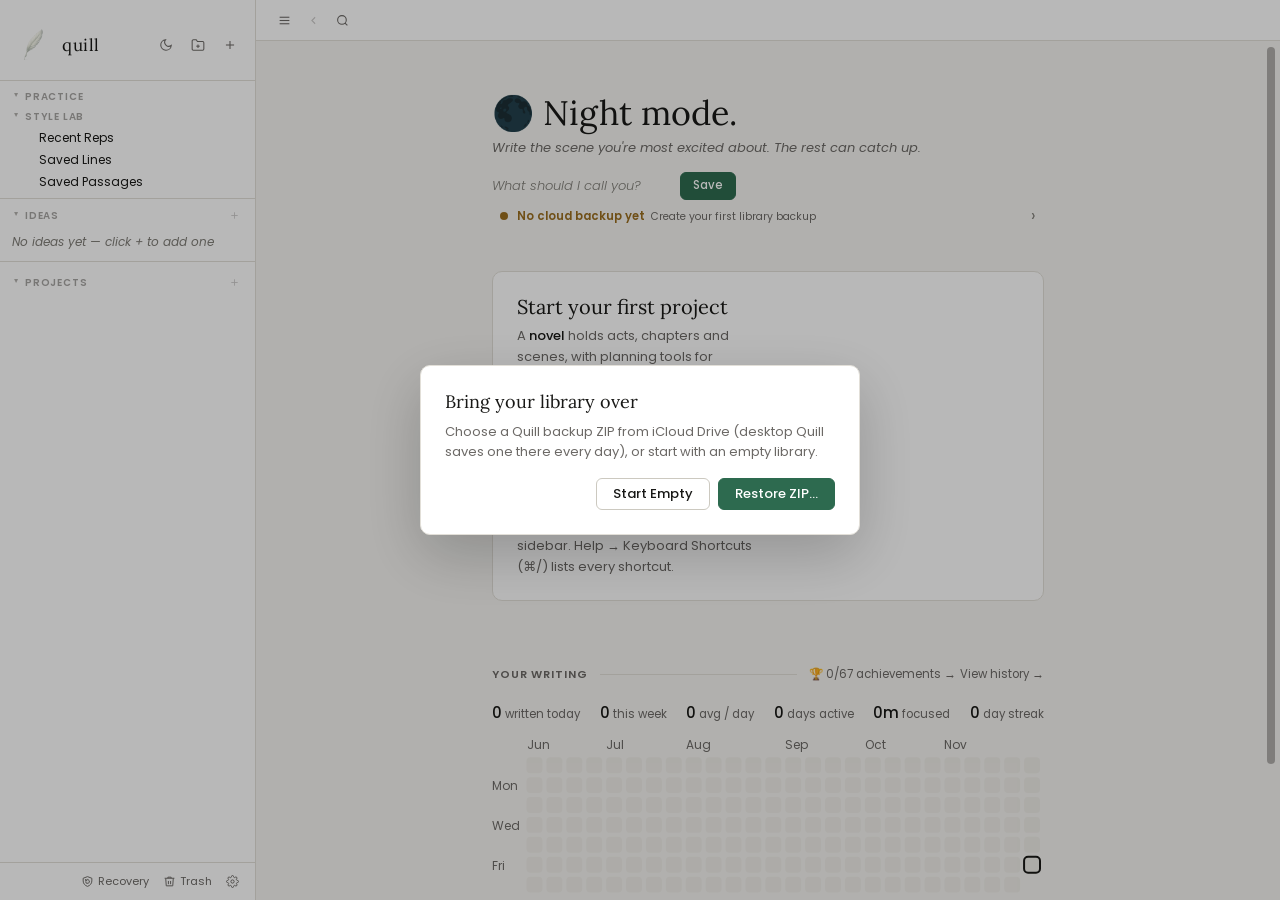
<file: app/index.html>
<!DOCTYPE html>
<html lang="en">
<head>
<meta charset="UTF-8">
<meta name="viewport" content="width=device-width,initial-scale=1,viewport-fit=cover">
<meta name="apple-mobile-web-app-capable" content="yes">
<meta name="mobile-web-app-capable" content="yes">
<meta name="apple-mobile-web-app-title" content="Quill">
<meta name="apple-mobile-web-app-status-bar-style" content="default">
<link rel="manifest" href="../manifest.webmanifest">
<link rel="apple-touch-icon" href="../icons/apple-touch-icon.png">
<meta http-equiv="Content-Security-Policy" content="default-src 'self'; script-src 'self' 'wasm-unsafe-eval'; worker-src 'self' blob:; style-src 'self' 'unsafe-inline'; img-src 'self' data: blob:; font-src 'self' data:; connect-src 'self' data: blob: https://openrouter.ai https://api.openai.com https://auth.openai.com https://*.workers.dev https://*.val.run; frame-src 'self' data: blob:; object-src 'none'; base-uri 'none'; form-action 'none'">
<title>Quill</title>
<link rel="stylesheet" href="ui.css">
<link rel="stylesheet" href="style.css">
<link rel="stylesheet" href="web.css">
<link rel="stylesheet" href="phone.css">
</head>
<body>

<!-- SIDEBAR -->
<div id="sidebar">
  <div id="sidebar-header">
    <div id="drag-region"></div>
    <img id="quill-logo" src="assets/quill-icon.png" alt="Quill" title="Home" style="cursor:pointer" data-toolbar-action="home">
    <h1>quill</h1>
    <button class="icon-btn" id="theme-btn" title="Dark mode">
      <svg viewBox="0 0 24 24"><path d="M21 12.79A9 9 0 1 1 11.21 3 7 7 0 0 0 21 12.79z"/></svg>
    </button>
    <button class="icon-btn" id="new-folder-btn" title="New folder">
      <svg viewBox="0 0 24 24"><path d="M22 19a2 2 0 0 1-2 2H4a2 2 0 0 1-2-2V5a2 2 0 0 1 2-2h5l2 3h9a2 2 0 0 1 2 2z"/><line x1="12" y1="11" x2="12" y2="17"/><line x1="9" y1="14" x2="15" y2="14"/></svg>
    </button>
    <button class="icon-btn" id="new-file-btn" title="New file (⌘N)">
      <svg viewBox="0 0 24 24"><line x1="12" y1="5" x2="12" y2="19"/><line x1="5" y1="12" x2="19" y2="12"/></svg>
    </button>
  </div>
  <div id="project-workspace-header">
    <button id="all-projects-btn" title="Return to all projects">
      <svg viewBox="0 0 24 24"><polyline points="15 18 9 12 15 6"/></svg>
      <span>All Projects</span>
    </button>
    <button id="workspace-project-title" title="Open project overview">
      <span id="workspace-project-name">Project</span>
      <span id="workspace-project-kind">Novel</span>
    </button>
  </div>
  <div id="practice-sidebar-section">
    <div class="sidebar-flush-header">
      <span class="sidebar-section-caret" id="practice-section-caret">▸</span>
      <span class="sidebar-flush-label">Practice</span>
    </div>
    <div id="practice-list-sidebar"></div>
  </div>
  <div id="ideas-sidebar-section">
    <div class="sidebar-flush-header">
      <span class="sidebar-section-caret" id="ideas-section-caret">▸</span>
      <span class="sidebar-flush-label">Ideas</span>
      <button class="icon-btn sidebar-flush-btn" id="idea-new-btn-sidebar" title="New idea">
        <svg viewBox="0 0 24 24"><line x1="12" y1="5" x2="12" y2="19"/><line x1="5" y1="12" x2="19" y2="12"/></svg>
      </button>
    </div>
    <div id="idea-list-sidebar"></div>
  </div>
  <div class="sidebar-flush-header" id="projects-sidebar-heading" style="margin-top:4px">
    <span class="sidebar-section-caret" id="projects-section-caret">▸</span>
    <span class="sidebar-flush-label">Projects</span>
    <button class="icon-btn sidebar-flush-btn" id="project-new-btn-sidebar" title="New project">
      <svg viewBox="0 0 24 24"><line x1="12" y1="5" x2="12" y2="19"/><line x1="5" y1="12" x2="19" y2="12"/></svg>
    </button>
  </div>
  <div id="tree-wrap"></div>
  <div id="binder-selection-bar" class="hidden">
    <span id="binder-selection-count">0 scenes selected</span>
    <button id="binder-add-collection-btn">Add to collection…</button>
    <button id="binder-clear-selection-btn" title="Clear selection">×</button>
  </div>
  <div id="sidebar-footer">
    <span id="footer-path">~/Documents/Quill</span>
    <button id="recovery-open-btn" class="sidebar-footer-btn" title="Recovery Center">
      <svg viewBox="0 0 24 24" width="13" height="13" fill="none" stroke="currentColor" stroke-width="1.8"><path d="M12 3 4 6v5c0 5 3.4 8.4 8 10 4.6-1.6 8-5 8-10V6l-8-3z"/><path d="M8.5 12a3.5 3.5 0 1 0 1-2.5"/><polyline points="8.5 7.5 8.5 10.5 11.5 10.5"/></svg>
      Recovery
    </button>
    <button id="trash-open-btn" class="sidebar-footer-btn" title="Trash">
      <svg viewBox="0 0 24 24" width="13" height="13" fill="none" stroke="currentColor" stroke-width="1.8"><polyline points="3 6 5 6 21 6"/><path d="M19 6l-1 14H6L5 6"/><path d="M10 11v6M14 11v6"/><path d="M9 6V4h6v2"/></svg>
      Trash
    </button>
    <button id="settings-open-btn" class="sidebar-footer-btn" title="Settings (⌘,)">
      <svg viewBox="0 0 24 24" width="13" height="13" fill="none" stroke="currentColor" stroke-width="1.8"><circle cx="12" cy="12" r="3"/><path d="M19.4 15a1.65 1.65 0 0 0 .33 1.82l.06.06a2 2 0 1 1-2.83 2.83l-.06-.06a1.65 1.65 0 0 0-1.82-.33 1.65 1.65 0 0 0-1 1.51V21a2 2 0 1 1-4 0v-.09A1.65 1.65 0 0 0 9 19.4a1.65 1.65 0 0 0-1.82.33l-.06.06a2 2 0 1 1-2.83-2.83l.06-.06A1.65 1.65 0 0 0 4.68 15a1.65 1.65 0 0 0-1.51-1H3a2 2 0 1 1 0-4h.09A1.65 1.65 0 0 0 4.6 9a1.65 1.65 0 0 0-.33-1.82l-.06-.06a2 2 0 1 1 2.83-2.83l.06.06A1.65 1.65 0 0 0 9 4.68a1.65 1.65 0 0 0 1-1.51V3a2 2 0 1 1 4 0v.09a1.65 1.65 0 0 0 1 1.51 1.65 1.65 0 0 0 1.82-.33l.06-.06a2 2 0 1 1 2.83 2.83l-.06.06A1.65 1.65 0 0 0 19.4 9a1.65 1.65 0 0 0 1.51 1H21a2 2 0 1 1 0 4h-.09a1.65 1.65 0 0 0-1.51 1z"/></svg>
    </button>
  </div>
</div>

<!-- MAIN -->
<div id="main">
  <!-- Toolbar. data-tip + data-shortcut become the tooltip (toolbar.js); data-views / data-kinds
       say where a control appears (view = #toolbar[data-view], kind = novel | journal | other). -->
  <div id="toolbar">
    <button class="tb-btn" id="sidebar-toggle-btn" data-tip="Show or hide the sidebar" data-shortcut="sidebar">
      <svg viewBox="0 0 24 24"><line x1="3" y1="6" x2="21" y2="6"/><line x1="3" y1="12" x2="21" y2="12"/><line x1="3" y1="18" x2="21" y2="18"/></svg>
    </button>
    <button class="tb-btn" id="back-btn" data-tip="Go back">
      <svg viewBox="0 0 24 24"><polyline points="15 18 9 12 15 6"/></svg>
    </button>
    <div class="tb-sep" data-views="editor chapter"></div>
    <button class="tb-btn" data-save-selection data-fmt="bold" data-tip="Bold" data-shortcut="bold" data-views="editor chapter"><b>B</b></button>
    <button class="tb-btn" data-save-selection data-fmt="italic" data-tip="Italic" data-shortcut="italic" data-views="editor chapter"><i>I</i></button>
    <button class="tb-btn" data-save-selection data-fmt="formatBlock,blockquote" data-tip="Block quote" data-shortcut="quote" data-views="editor chapter" data-kinds="journal other">
      <svg viewBox="0 0 24 24"><path d="M3 21c3 0 7-1 7-8V5c0-1.25-.756-2.017-2-2H4c-1.25 0-2 .75-2 1.972V11c0 1.25.75 2 2 2 1 0 1 0 1 1v1c0 1-1 2-2 2s-1 .008-1 1.031V20c0 1 0 1 1 1z"/><path d="M15 21c3 0 7-1 7-8V5c0-1.25-.757-2.017-2-2h-4c-1.25 0-2 .75-2 1.972V11c0 1.25.75 2 2 2h.75c0 2.25.25 4-2.75 4v3c0 1 0 1 1 1z"/></svg>
    </button>
    <button class="tb-btn" data-save-selection data-fmt="insertUnorderedList" data-tip="Bulleted list" data-shortcut="bullets" data-views="editor chapter" data-kinds="journal other">
      <svg viewBox="0 0 24 24"><line x1="9" y1="6" x2="20" y2="6"/><line x1="9" y1="12" x2="20" y2="12"/><line x1="9" y1="18" x2="20" y2="18"/><circle cx="4" cy="6" r="1.5" fill="currentColor" stroke="none"/><circle cx="4" cy="12" r="1.5" fill="currentColor" stroke="none"/><circle cx="4" cy="18" r="1.5" fill="currentColor" stroke="none"/></svg>
    </button>
    <button class="tb-btn" data-save-selection data-fmt="insertOrderedList" data-tip="Numbered list" data-shortcut="numbers" data-views="editor chapter" data-kinds="journal other">
      <svg viewBox="0 0 24 24"><line x1="10" y1="6" x2="21" y2="6"/><line x1="10" y1="12" x2="21" y2="12"/><line x1="10" y1="18" x2="21" y2="18"/><path d="M4 6h1v4M4 10h2M6 18H4c0-1 2-2 2-3s-1-1.5-2-1" stroke-linecap="round"/></svg>
    </button>
    <button class="tb-btn break-tb-btn" data-save-selection data-toolbar-action="scene-break" data-tip="Scene break — insert * * * between scenes" data-shortcut="sceneBreak" data-views="editor">* * *</button>
    <button class="tb-btn" id="revision-note-btn" data-tip="Revision note — park a 💡 reminder in the page" data-shortcut="revisionNote" data-views="editor chapter">
      <svg viewBox="0 0 24 24"><path d="M9 18h6M10 22h4"/><path d="M12 2a7 7 0 0 0-4 12.7c.6.5 1 1.3 1 2.1V17h6v-.2c0-.8.4-1.6 1-2.1A7 7 0 0 0 12 2z"/></svg>
    </button>
    <div class="tb-sep" data-views="editor chapter"></div>
    <select id="font-picker" data-tip="Manuscript font" data-views="editor chapter">
      <option value="poppins">Poppins</option>
      <option value="lora">Lora</option>
      <option value="libsans">Sans-Serif</option>
      <option value="baskerville">Baskerville</option>
      <option value="mono">Monospace</option>
    </select>
    <div class="font-size-stepper" id="font-size-stepper" data-views="editor chapter">
      <button id="fs-dec" class="fs-btn" data-tip="Smaller text">−</button>
      <span id="fs-val" title="Text size in points">16</span>
      <button id="fs-inc" class="fs-btn" data-tip="Larger text">+</button>
    </div>
    <div class="tb-sep" data-views="editor chapter"></div>
    <button class="tb-btn" id="find-btn" data-tip="Find and replace in this scene" data-shortcut="find" data-views="editor">
      <svg viewBox="0 0 24 24"><circle cx="11" cy="11" r="8"/><path d="m21 21-4.35-4.35"/></svg>
    </button>
    <button class="tb-btn" id="global-search-btn" data-tip="Search all your writing" data-shortcut="searchAll" data-views="empty landing">
      <svg viewBox="0 0 24 24"><circle cx="11" cy="11" r="8"/><path d="m21 21-4.35-4.35"/></svg>
    </button>
    <button class="tb-btn" id="more-btn" data-save-selection data-tip="More tools — formatting, synonyms, grammar, search" aria-haspopup="menu" aria-expanded="false" data-views="editor chapter">
      <svg viewBox="0 0 24 24"><circle cx="5" cy="12" r="1.6" fill="currentColor" stroke="none"/><circle cx="12" cy="12" r="1.6" fill="currentColor" stroke="none"/><circle cx="19" cy="12" r="1.6" fill="currentColor" stroke="none"/></svg>
    </button>
    <div class="tb-sep" data-views="editor chapter landing board read-draft"></div>
    <button class="tb-btn" id="notes-btn" data-tip="Scene inspector — synopsis, notes, comments, scraps, sprint" data-shortcut="inspector" data-views="editor">
      <svg viewBox="0 0 24 24"><path d="M14 2H6a2 2 0 0 0-2 2v16a2 2 0 0 0 2 2h12a2 2 0 0 0 2-2V8z"/><polyline points="14 2 14 8 20 8"/><line x1="8" y1="13" x2="16" y2="13"/><line x1="8" y1="17" x2="13" y2="17"/></svg>
    </button>
    <button class="tb-btn" id="outline-btn" data-tip="Scene beats — the plan for this scene, beside the page" data-shortcut="beats" data-views="editor" data-kinds="novel">
      <svg viewBox="0 0 24 24"><circle cx="6" cy="5" r="2"/><circle cx="6" cy="12" r="2"/><circle cx="6" cy="19" r="2"/><line x1="6" y1="7" x2="6" y2="10"/><line x1="6" y1="14" x2="6" y2="17"/><line x1="11" y1="5" x2="20" y2="5"/><line x1="11" y1="12" x2="18" y2="12"/><line x1="11" y1="19" x2="16" y2="19"/></svg>
    </button>
    <button class="tb-btn" id="split-btn" data-tip="Reference panel — characters and World Bible beside your page" data-shortcut="reference" data-views="editor chapter landing" data-kinds="novel">
      <svg viewBox="0 0 24 24"><rect x="3" y="3" width="8" height="18" rx="1"/><rect x="13" y="3" width="8" height="18" rx="1"/></svg>
    </button>
    <button class="tb-btn" id="board-btn" data-tip="Board — scene cards for this chapter" data-views="editor chapter landing board" data-kinds="novel">
      <svg viewBox="0 0 24 24"><rect x="3" y="3" width="7" height="7"/><rect x="14" y="3" width="7" height="7"/><rect x="3" y="14" width="7" height="7"/><rect x="14" y="14" width="7" height="7"/></svg>
    </button>
    <button class="tb-btn" id="read-btn" data-tip="Read draft — this chapter as manuscript pages (whole novel from the novel page)" data-views="editor chapter landing read-draft" data-kinds="novel">
      <svg viewBox="0 0 24 24"><path d="M2 4h6a4 4 0 0 1 4 4v13a3 3 0 0 0-3-3H2z"/><path d="M22 4h-6a4 4 0 0 0-4 4v13a3 3 0 0 1 3-3h7z"/></svg>
    </button>
    <button class="tb-btn" id="focus-btn" data-tip="Focus mode — hide everything but the page (Esc to leave)" data-shortcut="focus" data-views="editor chapter">
      <svg viewBox="0 0 24 24"><circle cx="12" cy="12" r="9"/><circle cx="12" cy="12" r="3"/></svg>
    </button>
    <div id="tb-right">
      <span class="save-indicator" id="save-indicator"></span>
      <button class="tb-btn" id="snapshot-btn" data-tip="Snapshots — save this scene as it is now, or restore an earlier version" data-views="editor" style="display:none">
        <svg viewBox="0 0 24 24"><path d="M23 19a2 2 0 0 1-2 2H3a2 2 0 0 1-2-2V8a2 2 0 0 1 2-2h4l2-3h6l2 3h4a2 2 0 0 1 2 2z"/><circle cx="12" cy="13" r="4"/></svg>
      </button>
    </div>
  </div>

  <div class="tb-menu" id="more-menu" role="menu" aria-label="More tools" hidden>
    <div class="tb-menu-label">Formatting</div>
    <button role="menuitem" data-fmt="underline" data-tip="Underline" data-shortcut="underline"><span style="text-decoration:underline">U</span> Underline</button>
    <button role="menuitem" data-fmt="strikeThrough" data-tip="Strikethrough" data-shortcut="strike"><span style="text-decoration:line-through">S</span> Strikethrough</button>
    <button role="menuitem" data-fmt="formatBlock,blockquote" data-tip="Block quote" data-shortcut="quote"><span>❝</span> Block quote</button>
    <button role="menuitem" data-fmt="inset,document" data-tip="Document inset — an article or letter inside the story, indented both sides" data-shortcut="insetDocument"><span>▤</span> Document inset</button>
    <button role="menuitem" data-fmt="inset,message" data-tip="Text messages — indented in a phone-style font" data-shortcut="insetMessage"><span>✉</span> Text messages</button>
    <button role="menuitem" data-fmt="insertUnorderedList" data-tip="Bulleted list" data-shortcut="bullets"><span>•</span> Bulleted list</button>
    <button role="menuitem" data-fmt="insertOrderedList" data-tip="Numbered list" data-shortcut="numbers"><span>1.</span> Numbered list</button>
    <button role="menuitem" data-fmt="removeFormat;formatBlock,p" data-tip="Clear formatting — plain body text"><span>⌫</span> Clear formatting</button>
    <div class="tb-menu-sep"></div>
    <div class="tb-menu-label">Tools</div>
    <button role="menuitem" id="more-synonyms" data-tip="Synonyms for the word at the cursor" data-shortcut="synonyms"><span>≈</span> Synonyms</button>
    <button role="menuitem" id="grammar-btn" data-tip="Grammar and style check for this scene"><span>✓</span> Grammar &amp; style check</button>
    <button role="menuitem" id="more-search" data-tip="Search all your writing" data-shortcut="searchAll"><span>⌕</span> Search all files</button>
    <div class="tb-menu-sep"></div>
    <button role="menuitem" id="more-shortcuts" data-tip="Keyboard shortcuts" data-shortcut="shortcuts"><span>⌘</span> Keyboard shortcuts</button>
    <button role="menuitem" id="more-guide" data-tip="What's what in Quill — a one-line guide to every tool"><span>?</span> What’s what in Quill</button>
  </div>

  <div id="editor-row">

  <!-- SCENE BEATS STRIP -->
  <div id="scene-outline">
    <div id="outline-header">
      <span class="outline-title">Scene beats</span>
      <button class="icon-btn" id="outline-close-btn" title="Close scene beats">
        <svg viewBox="0 0 24 24"><line x1="18" y1="6" x2="6" y2="18"/><line x1="6" y1="6" x2="18" y2="18"/></svg>
      </button>
    </div>
    <div id="outline-beats"></div>
    <div id="outline-add">
      <svg width="12" height="12" viewBox="0 0 24 24" fill="none" stroke="currentColor" stroke-width="2"><line x1="12" y1="5" x2="12" y2="19"/><line x1="5" y1="12" x2="19" y2="12"/></svg>
      <span>Add beat</span>
    </div>
    <div id="outline-footer">
      <span id="outline-progress-label">0 of 0 beats</span>
      <div id="outline-progress-track"><div id="outline-progress-fill"></div></div>
      <div class="outline-footer-actions">
        <button class="outline-copy-btn" id="outline-copy-btn" title="Copy every scene beat to the clipboard">Copy beats</button>
        <button class="outline-review-btn" id="outline-review-btn" title="Send beats to Brainstorm for feedback">✦ Review beats</button>
      </div>
    </div>
  </div>

  <div id="content-area">

    <!-- EMPTY STATE -->
    <div id="view-empty" class="view active">
      <div id="dashboard">

        <!-- GREETING -->
        <div id="dashboard-top">
          <div id="dashboard-greeting"></div>
          <button id="dash-backup-health" class="dash-backup-health checking" type="button" title="Open Backup settings">
            <span class="dash-backup-dot"></span>
            <span class="dash-backup-copy">
              <span id="dash-backup-title" class="dash-backup-title">Checking backup…</span>
              <span id="dash-backup-detail" class="dash-backup-detail">Verifying your newest archive</span>
            </span>
            <span class="dash-backup-arrow">›</span>
          </button>
        </div>

        <!-- ACTIVE MANUSCRIPT: progress + continue writing -->
        <section id="dash-manuscript-card" style="display:none"></section>

        <!-- FIRST RUN: no novel or journal yet -->
        <section id="dash-start" class="dash-start" hidden>
          <h2>Start your first project</h2>
          <p>A <b>novel</b> holds acts, chapters and scenes, with planning tools for characters, structure and revision. A <b>journal</b> holds dated entries with mood and tags.</p>
          <div class="dash-start-actions">
            <button class="btn primary" type="button" data-start-type="novel">Start a novel</button>
            <button class="btn" type="button" data-start-type="journal">Start a journal</button>
          </div>
          <p class="dash-start-hint">You can add more projects any time with the + next to Projects in the sidebar. Help → Keyboard Shortcuts (⌘/) lists every shortcut.</p>
        </section>

        <!-- GLIMPSE FROM DRAFT: an open pull-quote, not a panel -->
        <figure id="dashboard-glimpse" style="display:none">
          <blockquote id="dash-glimpse-text" class="dash-glimpse-text"></blockquote>
          <figcaption class="dash-glimpse-meta">
            <span id="dash-glimpse-source"></span>
            <button class="dash-text-btn" id="dash-glimpse-refresh" type="button">↺ Another</button>
          </figcaption>
        </figure>

        <!-- YOUR WRITING: stat line, heat map, daily goal -->
        <section id="dash-writing">
          <div class="section-label dash-section-header">
            <span class="dash-section-label">Your writing</span>
            <span class="section-actions dash-section-links">
              <button class="dash-text-btn" id="dash-achievements-btn" type="button">🏆 Achievements →</button>
              <button class="dash-text-btn" id="dash-history-btn" type="button">View history →</button>
            </span>
          </div>
          <p id="dash-stats-error" class="dash-stats-error" role="alert" hidden></p>
          <div id="dash-stat-line" class="dash-stat-line"></div>
          <div id="dash-heatmap" class="dash-heatmap"></div>
          <div id="dash-goal-block">
            <div id="dash-goal-row">
              <span class="dash-goal-name">Daily goal</span>
              <div class="l-prog-wrap"><div class="l-prog-bar" id="dash-goal-bar" style="width:0%"></div></div>
              <span id="dash-goal-label"></span>
              <button class="btn sm" id="dash-goal-edit">Set goal</button>
            </div>
            <div id="dash-goal-edit-row" style="display:none">
              <input id="dash-goal-input" type="number" min="0" max="200000" class="l-field" placeholder="e.g. 500">
              <span class="dash-goal-hint">words a day</span>
              <button class="btn primary" id="dash-goal-save">Save</button>
              <button class="btn" id="dash-goal-clear">Turn off</button>
            </div>
          </div>
        </section>

      </div>
    </div>

    <!-- LANDING -->
    <div id="view-landing" class="view">
      <div id="landing-scroll">
        <div id="landing-inner"></div>
      </div>
    </div>

    <!-- EDITOR + NOTES -->
    <div id="view-editor" class="view">
      <div id="editor-wrap">
        <div id="editor-inner">
          <div id="doc-meta">
            <span id="entry-date"></span>
            <span id="word-count"></span>
            <span id="read-time"></span>
            <span id="time-spent" style="display:none"></span>
          </div>
          <input type="text" id="entry-title" placeholder="Title" autocomplete="off" spellcheck="true" autocapitalize="off">
          <div id="meta-fields">
            <div class="meta-mood-wrap" id="meta-mood-wrap">
              <span class="meta-mood-label" id="meta-mood-label">Mood</span>
              <div class="meta-mood-dots" id="meta-mood-dots">
                <button class="mood-dot" data-mood="" title="Clear" data-emoji="">·</button>
                <button class="mood-dot" data-mood="😊 Good"        title="Good"       data-emoji="😊">😊</button>
                <button class="mood-dot" data-mood="😌 Calm"        title="Calm"       data-emoji="😌">😌</button>
                <button class="mood-dot" data-mood="🔥 Energized"   title="Energized"  data-emoji="🔥">🔥</button>
                <button class="mood-dot" data-mood="🥰 Grateful"    title="Grateful"   data-emoji="🥰">🥰</button>
                <button class="mood-dot" data-mood="😐 Neutral"     title="Neutral"    data-emoji="😐">😐</button>
                <button class="mood-dot" data-mood="😔 Low"         title="Low"        data-emoji="😔">😔</button>
                <button class="mood-dot" data-mood="😤 Frustrated"  title="Frustrated" data-emoji="😤">😤</button>
                <button class="mood-dot" data-mood="😴 Tired"       title="Tired"      data-emoji="😴">😴</button>
                <button class="mood-dot" data-mood="😰 Anxious"     title="Anxious"    data-emoji="😰">😰</button>
                <button class="mood-dot mood-add-btn" id="mood-add-btn" title="Add your own mood" type="button">+</button>
              </div>
              <div class="mood-add-popover" id="mood-add-popover">
                <div class="mood-add-row">
                  <input type="text" id="mood-add-emoji" class="mood-add-emoji" placeholder="😊" maxlength="8" autocomplete="off">
                  <input type="text" id="mood-add-label" class="mood-add-label" placeholder="Label (e.g. Hollow)" maxlength="24" autocomplete="off">
                  <button type="button" id="mood-add-confirm" class="mood-add-confirm">Add</button>
                </div>
                <div class="mood-add-hint">On Mac: ⌃⌘Space to open the emoji picker · Esc to cancel</div>
              </div>
            </div>
            <input type="text" id="tags-input" class="meta-tags-input" placeholder="+ tags" style="-webkit-user-select:text;user-select:text">
            <!-- keep hidden select for save compatibility -->
            <select id="mood-select" style="display:none">
              <option value=""></option>
              <option>😊 Good</option><option>😐 Neutral</option>
              <option>😔 Low</option><option>😤 Frustrated</option>
              <option>😌 Calm</option><option>🔥 Energized</option>
              <option>😴 Tired</option><option>🥰 Grateful</option>
              <option>😰 Anxious</option>
            </select>
          </div>
          <div id="goal-row">
            <div id="goal-track"><div id="goal-fill" style="width:0%"></div></div>
            <span id="goal-label">0 / 0</span>
            <span id="goal-done">✓ Goal reached</span>
          </div>
          <div id="entry-body" data-placeholder="Start writing…"></div>
          <div id="selection-wc" style="display:none"></div>
        </div>
      </div>
      <div id="inspector-panel">
        <div id="inspector-header">
          <span class="inspector-title">Scene Inspector</span>
          <button class="icon-btn" id="inspector-collapse-all-btn" title="Collapse all sections">
            <svg viewBox="0 0 24 24" fill="none" stroke="currentColor" stroke-width="2" stroke-linecap="round"><polyline points="6 9 12 4 18 9"/><polyline points="6 15 12 20 18 15"/></svg>
          </button>
          <button class="icon-btn" id="inspector-close-btn" data-tip="Close the inspector">
            <svg viewBox="0 0 24 24"><line x1="18" y1="6" x2="6" y2="18"/><line x1="6" y1="6" x2="18" y2="18"/></svg>
          </button>
        </div>
        <div id="inspector-tabs" class="seg">
          <button class="inspector-tab active" data-inspector-tab="scene">Scene</button>
          <button class="inspector-tab" data-inspector-tab="sprint">Sprint</button>
          <button class="inspector-tab" data-inspector-tab="scraps">Scraps</button>
        </div>
        <div id="inspector-scroll" data-tab="scene">

          <!-- SYNOPSIS -->
          <div class="insp-section" id="insp-synopsis-section">
            <div class="insp-section-title insp-collapsible" data-target="insp-synopsis-body">
              <span>Synopsis</span>
              <span class="insp-caret">▸</span>
            </div>
            <div id="insp-synopsis-body" class="insp-section-body">
              <textarea id="insp-synopsis" class="insp-field" rows="3" placeholder="What happens in this scene…"></textarea>
              <div class="insp-field-hint">Also shown on this scene’s corkboard card.</div>
            </div>
          </div>

          <!-- WORD GOAL -->
          <div class="insp-section" id="insp-goal-section">
            <div class="insp-section-title insp-collapsible" data-target="insp-goal-body">
              <span>Word Goal</span>
              <span class="insp-caret">▸</span>
            </div>
            <div id="insp-goal-body" class="insp-section-body">
              <div class="insp-goal-row">
                <input id="insp-goal-input" type="number" min="0" class="insp-field insp-goal-field" placeholder="Target words">
                <span id="insp-goal-progress" class="insp-goal-progress"></span>
              </div>
            </div>
          </div>

          <!-- NOTES -->
          <div class="insp-section" id="insp-notes-section">
            <div class="insp-section-title insp-collapsible" data-target="insp-notes-body">
              <span>Scene notes</span>
              <span class="insp-caret">▸</span>
            </div>
            <div id="insp-notes-body" class="insp-section-body">
              <div id="notes-body" contenteditable="true" data-placeholder="Scene notes…"></div>
            </div>
          </div>

          <!-- COMMENTS -->
          <div class="insp-section" id="insp-comments-section">
            <div class="insp-section-title insp-collapsible" data-target="insp-comments-body">
              <span>Comments</span>
              <span id="insp-comment-count" class="insp-count"></span>
              <span class="insp-caret">▸</span>
            </div>
            <div id="insp-comments-body" class="insp-section-body">
              <div class="comments-wrap">
                <div class="comments-toolbar">
                  <button class="btn ghost sm" id="view-all-comments-btn">View all comments →</button>
                </div>
                <div class="comments-empty" id="comments-empty" style="display:none">No comments yet. Select words in the scene and choose Revisit, Rewrite, Research, Cut or Note.</div>
                <div id="comments-list"></div>
              </div>
            </div>
          </div>

          <!-- STUBS -->
          <div class="insp-section" id="insp-stubs-section">
            <div class="insp-section-title insp-collapsible" data-target="insp-stubs-body">
              <span>Stubs</span>
              <span id="insp-stub-count" class="insp-count"></span>
              <span class="insp-caret">▸</span>
            </div>
            <div id="insp-stubs-body" class="insp-section-body">
              <div class="stubs-wrap">
                <div class="comments-empty" id="stubs-empty" style="display:none">No stubs in this scene. Type [a placeholder in brackets] or press ⌘[ to leave a gap to fill later.</div>
                <div id="stubs-list"></div>
              </div>
            </div>
          </div>

          <!-- REVISION NOTES -->
          <div class="insp-section" id="insp-revisions-section">
            <div class="insp-section-title insp-collapsible" data-target="insp-revisions-body">
              <span>Revision notes</span>
              <span id="insp-revision-count" class="insp-count"></span>
              <span class="insp-caret">▸</span>
            </div>
            <div id="insp-revisions-body" class="insp-section-body">
              <div class="stubs-wrap">
                <div class="comments-empty" id="revisions-empty" style="display:none">No revision notes here. Press ⌘⇧R to add one.</div>
                <div id="revisions-list"></div>
              </div>
            </div>
          </div>

          <!-- OPTIONAL SCENE DETAILS -->
          <div class="insp-section collapsed" id="insp-details-section">
            <div class="insp-section-title insp-collapsible" data-target="insp-details-body">
              <span>Optional Details</span>
              <span class="insp-caret">▸</span>
            </div>
            <div id="insp-details-body" class="insp-section-body insp-details-body">
              <span class="insp-lbl">Status</span>
              <div class="seg insp-status-pills" id="insp-status-pills">
                <button class="insp-pill active" data-status="drafting">Drafting</button>
                <button class="insp-pill" data-status="revising">Revising</button>
                <button class="insp-pill" data-status="polishing">Polishing</button>
                <button class="insp-pill" data-status="done">Done</button>
              </div>
              <div class="insp-grid">
                <div>
                  <span class="insp-lbl">POV</span>
                  <input id="insp-pov" class="insp-field" placeholder="Whose eyes?">
                </div>
                <div>
                  <span class="insp-lbl">Setting</span>
                  <input id="insp-setting" class="insp-field" placeholder="Where and when">
                </div>
              </div>
              <details class="insp-serves" id="insp-serves">
                <summary><span class="insp-lbl">Serves beat</span> <span id="insp-serves-summary">None</span></summary>
                <div id="insp-serves-chips"></div>
              </details>
              <div>
                <span class="insp-lbl">Purpose &amp; Conflict</span>
                <textarea id="insp-purpose" class="insp-field" rows="2" placeholder="Why this scene must exist…"></textarea>
              </div>
            </div>
          </div>

          <!-- TIMELINE METADATA -->
          <div class="insp-section collapsed" id="insp-timeline-section">
            <div class="insp-section-title insp-collapsible" data-target="insp-timeline-body">
              <span>Timeline</span>
              <span class="insp-caret">▸</span>
            </div>
            <div id="insp-timeline-body" class="insp-section-body insp-details-body">
              <div class="insp-field-hint">Optional. Adding any value seeds this scene the next time you open the project Timeline.</div>
              <div class="insp-grid">
                <div><span class="insp-lbl">When</span><input id="insp-timeline-when" class="insp-field" placeholder="Day 12, ten years earlier…"></div>
                <div><span class="insp-lbl">Time</span><input id="insp-timeline-time" class="insp-field" placeholder="After sunset"></div>
                <div><span class="insp-lbl">Duration</span><input id="insp-timeline-duration" class="insp-field" placeholder="About two hours"></div>
                <div><span class="insp-lbl">Track</span><input id="insp-timeline-track" class="insp-field" placeholder="Present, backstory…"></div>
              </div>
              <div class="insp-field-hint">After seeding, the timeline event is independent; linking never makes the scene its owner.</div>
              <div class="insp-timeline-status-row">
                <span id="insp-timeline-status">Not on timeline</span>
                <button class="btn sm" id="insp-timeline-open" type="button">Open Timeline →</button>
              </div>
            </div>
          </div>

          <!-- SPRINT -->
          <div class="insp-section collapsed" id="insp-sprint-section">
            <div class="insp-section-title insp-collapsible" data-target="insp-sprint-body">
              <span>Sprint Timer</span>
              <span class="insp-caret">▸</span>
            </div>
            <div id="insp-sprint-body" class="insp-section-body">
              <div class="sprint-wrap">
                <div class="sprint-ring-wrap">
                  <svg class="sprint-ring" viewBox="0 0 100 100">
                    <circle class="sprint-ring-bg"   cx="50" cy="50" r="44"/>
                    <circle class="sprint-ring-fill" id="sprint-ring-fill" cx="50" cy="50" r="44"/>
                  </svg>
                  <div class="sprint-center">
                    <div class="sprint-time" id="sprint-time">25:00</div>
                    <div class="sprint-delta" id="sprint-word-delta"></div>
                  </div>
                </div>
                <div class="sprint-presets">
                  <button class="sprint-preset" data-min="10">10m</button>
                  <button class="sprint-preset active" data-min="25">25m</button>
                  <button class="sprint-preset" data-min="45">45m</button>
                  <input id="sprint-custom" type="number" min="1" max="180" placeholder="Custom" class="sprint-custom-input">
                </div>
                <div class="sprint-controls">
                  <button class="btn primary" id="sprint-start">Start</button>
                  <button class="btn"   id="sprint-pause" disabled>Pause</button>
                  <button class="btn"   id="sprint-reset">Reset</button>
                </div>
                <div class="sprint-done-msg" id="sprint-done-msg" style="display:none"></div>
              </div>
              <div class="stats-divider">Writing Stats</div>
              <div class="stats-wrap">
                <div class="stats-grid">
                  <div class="stat-card stat-card-accent">
                    <div class="stat-val" id="stat-today-words">—</div>
                    <div class="stat-lbl">Words today</div>
                  </div>
                  <div class="stat-card">
                    <div class="stat-val" id="stat-streak">—</div>
                    <div class="stat-lbl">Writing streak</div>
                  </div>
                  <div class="stat-card">
                    <div class="stat-val" id="stat-sessions">—</div>
                    <div class="stat-lbl">Total sprints</div>
                  </div>
                  <div class="stat-card">
                    <div class="stat-val" id="stat-longest">—</div>
                    <div class="stat-lbl">Longest sprint</div>
                  </div>
                  <div class="stat-card">
                    <div class="stat-val" id="stat-scene-time">—</div>
                    <div class="stat-lbl">On this scene</div>
                  </div>
                </div>
                <div class="chart-section" id="scene-times-section" style="display:none">
                  <div class="chart-title">Time per scene</div>
                  <div id="scene-times-list" class="scene-times-list"></div>
                </div>
                <div class="chart-section">
                  <div class="chart-title">Words — last 7 days</div>
                  <div id="week-chart" class="week-chart"></div>
                </div>
              </div>
            </div>
          </div>

          <!-- TAGS -->
          <div class="insp-section collapsed" id="insp-tags-section">
            <div class="insp-section-title insp-collapsible" data-target="insp-tags-body">
              <span>Tags</span>
              <span class="insp-caret">▸</span>
            </div>
            <div id="insp-tags-body" class="insp-section-body">
              <div class="tags-wrap">
                <div class="tags-search-row">
                  <input id="tag-search-input" type="text" placeholder="Filter tags…" class="tag-search-input">
                </div>
                <div id="tag-cloud" class="tag-cloud"></div>
              </div>
            </div>
          </div>

          <!-- SCRAPS (novel-wide) -->
          <div class="insp-section" id="insp-scraps-section">
            <div id="insp-scraps" class="insp-scraps"></div>
          </div>

        </div><!-- /inspector-scroll -->
      </div><!-- /inspector-panel -->
    </div>

    <!-- BOARD -->
    <!-- GLOBAL SEARCH -->
    <div id="view-search" class="view">
      <div class="search-header">
        <button class="icon-btn" id="search-back-btn" data-tip="Back">
          <svg viewBox="0 0 24 24"><polyline points="15 18 9 12 15 6"/></svg>
        </button>
        <div class="search-input-wrap">
          <svg class="search-input-icon" viewBox="0 0 24 24"><circle cx="11" cy="11" r="8"/><path d="m21 21-4.35-4.35"/></svg>
          <input type="text" id="global-search-input" class="l-field" placeholder="Search manuscript, notes, beats, cards…"
            style="-webkit-user-select:text;user-select:text">
        </div>
        <div class="search-scope-wrap">
          <button class="chip search-scope active" data-scope="project">This project</button>
          <button class="chip search-scope" data-scope="all">All projects</button>
        </div>
        <span id="search-result-count" class="search-result-count"></span>
      </div>
      <div class="search-replace-bar">
        <span class="search-replace-label">Replace with</span>
        <input type="text" id="global-replace-input" class="l-field" placeholder="Replacement text (blank deletes)"
          style="-webkit-user-select:text;user-select:text">
        <button class="btn sm" id="search-review-replace-btn">Review replacements…</button>
        <button class="btn sm" id="search-save-btn">Save search</button>
        <span id="search-replace-status" class="search-replace-status"></span>
      </div>
      <div id="search-results-list" class="search-results-list"></div>
    </div>

    <!-- STATIC COLLECTION -->
    <div id="view-collection" class="view">
      <div class="collection-header">
        <button class="icon-btn" id="collection-back-btn" data-tip="Back">
          <svg viewBox="0 0 24 24"><polyline points="15 18 9 12 15 6"/></svg>
        </button>
        <div>
          <div class="collection-kicker">Collection</div>
          <h2 id="collection-title">Collection</h2>
        </div>
        <span id="collection-count"></span>
      </div>
      <div id="collection-list"></div>
    </div>

    <!-- TAG SEARCH RESULTS -->
    <div id="view-tags" class="view">
      <div id="tag-results-header">
        <button class="icon-btn" id="tag-back-btn" data-tip="Back">
          <svg viewBox="0 0 24 24"><polyline points="15 18 9 12 15 6"/></svg>
        </button>
        <h2 id="tag-results-title">Tag</h2>
        <span id="tag-results-count"></span>
      </div>
      <div id="tag-results-list"></div>
    </div>

    <!-- COMMENT SEARCH VIEW -->
    <div id="view-comment-search" class="view">
      <div id="comment-search-header">
        <button class="icon-btn" id="comment-search-back" data-tip="Back">
          <svg viewBox="0 0 24 24"><polyline points="15 18 9 12 15 6"/></svg>
        </button>
        <h2 id="comment-search-title">All Comments</h2>
        <span id="comment-search-count"></span>
      </div>
      <div class="comment-search-filters" id="comment-search-filters">
        <button class="cs-filter active" data-type="all">All</button>
        <button class="cs-filter" data-type="revisit">Revisit</button>
        <button class="cs-filter" data-type="rewrite">Rewrite</button>
        <button class="cs-filter" data-type="research">Research</button>
        <button class="cs-filter" data-type="cut">Cut</button>
        <button class="cs-filter" data-type="note">Note</button>
      </div>
      <div id="comment-search-list"></div>
    </div>

    <!-- READ DRAFT (toolbar view) -->
    <!-- SCRIVENINGS (edit a whole chapter across its scene files) -->
    <div id="view-chapter" class="view">
      <div id="chapter-header">
        <button class="icon-btn" id="chapter-back" title="Back to chapter">
          <svg viewBox="0 0 24 24" width="14" height="14" fill="none" stroke="currentColor" stroke-width="2.5"><polyline points="15 18 9 12 15 6"/></svg>
        </button>
        <h2 id="chapter-title">Chapter</h2>
        <span id="chapter-wc"></span>
        <span id="chapter-save-indicator" class="save-indicator"></span>
      </div>
      <div id="chapter-scroll">
        <div id="chapter-error"></div>
        <div id="chapter-body" data-placeholder="This chapter has no scenes yet."></div>
      </div>
    </div>

    <div id="view-read-draft" class="view">
      <div id="read-draft-header">
        <button class="icon-btn" id="read-draft-back" data-tip="Back to writing">
          <svg viewBox="0 0 24 24"><polyline points="15 18 9 12 15 6"/></svg>
        </button>
        <h2 id="read-draft-title">Read Draft</h2>
        <span id="read-draft-wc"></span>
        <button class="btn sm read-draft-export" id="read-draft-export">Whole novel →</button>
      </div>
      <div id="read-draft-scroll">
        <div id="read-draft-content" class="read-content"></div>
      </div>
    </div>

    <!-- BRAINSTORM (toolbar view) -->
    <div id="view-brainstorm" class="view">
      <div id="bsv-sidebar">
        <div id="bsv-sidebar-header">
          <span>Conversations</span>
          <button class="btn sm" id="bsv-new-btn">+ New</button>
        </div>
        <div id="bsv-history-list"></div>
        <div id="bsv-model-indicator">
          <button type="button" class="ai-model-link" data-open-settings="ai" title="Change the model in Settings → AI">Model: <span id="bsv-model-name">Claude Haiku 4.5</span></button>
          <button class="icon-btn" id="bsv-gear-btn" title="Instructions">
            <svg viewBox="0 0 24 24"><path d="M12 20h9"/><path d="M16.5 3.5a2.121 2.121 0 0 1 3 3L7 19l-4 1 1-4L16.5 3.5z"/></svg>
          </button>
        </div>
        <div id="bsv-api-settings" style="display:none">
          <div id="bsv-settings-pane-instr">
            <div class="bsv-instr-hint">Edit the AI's role and context for this session. Changes apply to your next message. Reset restores the auto-generated prompt.</div>
            <textarea id="bsv-instructions-ta" class="bs-input bsv-instr-ta"
              placeholder="System instructions…" spellcheck="false"></textarea>
            <div style="display:flex;gap:6px;margin-top:8px">
              <button class="btn primary" id="bsv-save-instr" style="flex:1">Save</button>
              <button class="btn sm" id="bsv-reset-instr">Reset</button>
            </div>
          </div>
        </div>
      </div>
      <div id="bsv-main">
        <div id="bsv-header">
          <button class="icon-btn" id="bsv-back" data-tip="Back">
            <svg viewBox="0 0 24 24"><polyline points="15 18 9 12 15 6"/></svg>
          </button>
          <span id="bsv-convo-title">Brainstorm</span>
          <button class="btn sm" id="bsv-review-chapter" style="display:none">Review current chapter</button>
        </div>
        <div id="bsv-messages"></div>
        <div id="bsv-input-row">
          <div id="bsv-ctx-row"><button id="bsv-ctx-btn"></button></div>
          <textarea id="bsv-input" class="bs-textarea" rows="5"
            placeholder="Ask anything about your story… ⌘↵ to send"></textarea>
          <button class="btn primary bs-send" id="bsv-send">Send</button>
        </div>
      </div>
    </div>

    <!-- ── IDEA WORKSHOP ──────────────────────────────────────── -->
    <div id="view-ideas" class="view no-idea">

      <!-- EMPTY STATE when no idea selected -->
      <div id="idea-empty-state" style="position:absolute;inset:0;display:flex;flex-direction:column;align-items:center;justify-content:center;gap:12px;pointer-events:none;">
        <div style="font-size:28px;opacity:.2;">✦</div>
        <div style="font-size:13px;color:var(--muted);font-style:italic;text-align:center;max-width:240px;line-height:1.6;">Select an idea from the sidebar, or create a new one</div>
      </div>

      <!-- PAGE: the idea itself — title, notes, fragments -->
      <div id="idea-page">
        <div id="idea-page-inner">
          <div class="idea-head">
            <input id="idea-title-input" class="idea-title-input" placeholder="Name this idea…" spellcheck="false">
            <div class="idea-header-actions">
              <button class="btn sm" id="idea-ai-toggle" aria-pressed="false">✦ Ask AI</button>
              <button class="btn sm" id="idea-hatch-btn">🥚 Hatch novel</button>
              <button class="icon-btn idea-icon-sm" id="idea-delete-btn" title="Delete idea" aria-label="Delete idea">
                <svg viewBox="0 0 24 24"><polyline points="3 6 5 6 21 6"/><path d="M19 6l-1 14H6L5 6"/><path d="M10 11v6M14 11v6"/></svg>
              </button>
            </div>
          </div>
          <div class="idea-meta-row">
            <label class="chip idea-status-chip" title="Status">
              <span class="idea-status-dot" id="idea-status-dot"></span>
              <select id="idea-status" aria-label="Status">
                <option value="hot">Hot</option>
                <option value="developing">Developing</option>
                <option value="shelved">Shelved</option>
              </select>
            </label>
            <div id="idea-tags-wrap" class="idea-tags-wrap"></div>
          </div>

          <div id="idea-scratchpad" class="idea-scratchpad" contenteditable="true" spellcheck="true"
            data-placeholder="Dump everything here. A feeling, a scene, a question, a 'what if.' No pressure, no structure.&#10;&#10;This is just for you."></div>

          <section class="section idea-fragments-section">
            <div class="section-label">Fragments<span class="section-actions"><button class="btn sm" id="idea-add-fragment-btn">+ Fragment</button></span></div>
            <!-- fragment add form (hidden by default) -->
            <div id="idea-fragment-form" style="display:none">
              <select id="idea-fragment-type" class="bs-input idea-frag-type-sel">
                <option value="vibe">Vibe</option>
                <option value="scene">Scene fragment</option>
                <option value="image">Image / aesthetic</option>
                <option value="tone ref">Tone ref</option>
                <option value="character">Character note</option>
                <option value="dialogue">Dialogue</option>
                <option value="location">Location</option>
                <option value="conflict">Conflict</option>
                <option value="symbol">Symbol / motif</option>
                <option value="worldbuilding">Worldbuilding</option>
                <option value="theme">Theme</option>
                <option value="note">Note</option>
              </select>
              <textarea id="idea-fragment-body" class="bs-input idea-frag-ta"
                placeholder="Write the fragment…" rows="3"></textarea>
              <div class="idea-frag-form-btns">
                <button class="btn primary" id="idea-fragment-save">Save</button>
                <button class="btn" id="idea-fragment-pick" hidden>Choose picture…</button>
                <button class="btn sm" id="idea-fragment-cancel">Cancel</button>
              </div>
            </div>

            <div id="idea-fragments-grid" class="idea-fragments-grid"></div>
          </section>
        </div>
      </div>

      <!-- AI DRAWER: opens from Ask AI -->
      <aside id="idea-ai-drawer" aria-label="Idea AI">
        <div class="idea-drawer-head">
          <div class="seg idea-mode-toggle">
            <button class="idea-mode-btn active" id="idea-mode-develop" data-mode="develop">Develop</button>
            <button class="idea-mode-btn" id="idea-mode-explore" data-mode="explore">Explore</button>
          </div>
          <div class="idea-chat-header-right">
            <button class="icon-btn idea-icon-sm" id="idea-new-convo-btn" title="New conversation">
              <svg viewBox="0 0 24 24" fill="none" stroke="currentColor" stroke-width="2" stroke-linecap="round" stroke-linejoin="round"><polyline points="1 4 1 10 7 10"/><path d="M3.51 15a9 9 0 1 0 .49-4.5"/></svg>
            </button>
            <button class="icon-btn idea-icon-sm" id="idea-gear-btn" title="Instructions">
              <svg viewBox="0 0 24 24"><path d="M12 20h9"/><path d="M16.5 3.5a2.121 2.121 0 0 1 3 3L7 19l-4 1 1-4L16.5 3.5z"/></svg>
            </button>
            <button class="icon-btn idea-icon-sm" id="idea-ai-close" title="Close">
              <svg viewBox="0 0 24 24"><line x1="18" y1="6" x2="6" y2="18"/><line x1="6" y1="6" x2="18" y2="18"/></svg>
            </button>
          </div>
        </div>

        <!-- instructions panel -->
        <div id="idea-api-settings" style="display:none">
          <div class="bsv-instr-hint">Edit the AI's role for idea sessions. Reset restores the default prompt.</div>
          <textarea id="idea-instructions-ta" class="bs-input bsv-instr-ta"
            placeholder="System instructions…" spellcheck="false"></textarea>
          <div style="display:flex;gap:6px;margin-top:8px">
            <button class="btn primary" id="idea-save-instr" style="flex:1">Save</button>
            <button class="btn sm" id="idea-reset-instr">Reset</button>
          </div>
        </div>

        <div id="idea-messages" class="idea-messages"></div>
        <div id="idea-new-convo-confirm" class="idea-new-convo-confirm" style="display:none">
          <span>Start fresh? This chat won't be saved.</span>
          <button class="btn primary" id="idea-new-convo-yes" style="padding:2px 10px;font-size:12px">Clear</button>
          <button class="btn sm" id="idea-new-convo-no">Cancel</button>
        </div>

        <div class="idea-ctx-row"><button id="idea-ctx-btn"></button></div>
        <div class="idea-input-row">
          <textarea id="idea-input" class="bs-textarea" rows="3"
            placeholder="Tell me about the idea… ⌘↵ to send"></textarea>
          <button class="btn primary bs-send" id="idea-send">Send</button>
        </div>
        <button type="button" class="ai-model-link idea-model-foot" data-open-settings="ai" title="Change the model in Settings → AI">Model: <span id="idea-model-name" class="idea-model-name"></span></button>
      </aside>

      <!-- HATCH MODAL — panes: configure → loading → preview -->
      <div id="idea-hatch-modal" style="display:none">
        <div class="idea-hatch-backdrop" id="idea-hatch-backdrop"></div>
        <div class="idea-hatch-dialog">

          <!-- PANE 1: name + section toggles -->
          <div id="idea-hatch-pane-name">
            <h3 class="idea-hatch-title">🥚 Hatch this novel</h3>
            <p class="idea-hatch-hint">The AI will read your entire idea and generate a structured preview. Choose what to include below.</p>
            <label class="idea-hatch-label">Project name <span class="idea-hatch-req">*</span></label>
            <input id="idea-hatch-name" class="bs-input" placeholder="My Vampire Romance" style="margin-bottom:14px">
            <label class="idea-hatch-label">Generate these sections</label>
            <div class="hatch-toggles" id="hatch-toggles">
              <button class="chip hatch-toggle-pill active" data-section="novel">Novel fields</button>
              <button class="chip hatch-toggle-pill active" data-section="beats">Story beats</button>
              <button class="chip hatch-toggle-pill active" data-section="characters">Characters</button>
              <button class="chip hatch-toggle-pill active" data-section="worldbible">World Bible</button>
            </div>
            <div id="idea-hatch-error" class="idea-hatch-error" style="margin-top:8px"></div>
            <div class="idea-hatch-btns" style="margin-top:14px">
              <button class="btn primary" id="idea-hatch-next">Generate preview →</button>
              <button class="btn sm" id="idea-hatch-cancel">Cancel</button>
            </div>
          </div>

          <!-- PANE 2: loading -->
          <div id="idea-hatch-pane-loading" style="display:none">
            <div class="idea-hatch-loading">
              <div class="idea-hatch-spinner"></div>
              <div id="idea-hatch-loading-msg" class="idea-hatch-loading-msg">Reading your idea…</div>
            </div>
          </div>

          <!-- PANE 3: preview — name lives here too -->
          <div id="idea-hatch-pane-preview" style="display:none">
            <div class="idea-hatch-preview-header">
              <h3 class="idea-hatch-title" style="margin:0">Preview your novel</h3>
              <p class="idea-hatch-hint" style="margin:4px 0 8px">All fields are editable — this is a strong first draft, not gospel.</p>
              <label class="idea-hatch-label">Project name <span class="idea-hatch-req">*</span></label>
              <input id="idea-hatch-name-preview" class="bs-input" placeholder="My Vampire Romance" style="margin-bottom:4px">
            </div>
            <div class="idea-hatch-preview-scroll">

              <div class="hp-section" id="hp-section-novel">
                <div class="hp-section-label">Novel</div>
                <div class="hp-field-row"><span class="hp-label">Genre</span><input id="hp-genre" class="hp-field"></div>
                <div class="hp-field-row"><span class="hp-label">Logline</span><textarea id="hp-logline" class="hp-field" rows="2"></textarea></div>
                <div class="hp-field-row"><span class="hp-label">Themes</span><input id="hp-themes" class="hp-field"></div>
                <div class="hp-field-row"><span class="hp-label">POV</span><input id="hp-pov" class="hp-field"></div>
                <div class="hp-field-row"><span class="hp-label">Synopsis</span><textarea id="hp-synopsis" class="hp-field" rows="4"></textarea></div>
              </div>

              <div class="hp-section" id="hp-section-beats">
                <div class="hp-section-label">Story beats</div>
                <div id="hp-beats"></div>
              </div>

              <div class="hp-section" id="hp-section-characters">
                <div class="hp-section-label">Characters</div>
                <div id="hp-characters"></div>
              </div>

              <div class="hp-section" id="hp-section-worldbible">
                <div class="hp-section-label">World Bible cards</div>
                <div id="hp-wb-cards"></div>
              </div>

            </div>
            <div class="idea-hatch-btns" style="padding:12px 0 0;border-top:1px solid var(--border);margin-top:4px">
              <button class="btn primary" id="idea-hatch-confirm">Hatch novel →</button>
              <button class="btn sm" id="idea-hatch-cancel2" data-toolbar-action="hatch-cancel">Cancel</button>
            </div>
            <div id="idea-hatch-error2" class="idea-hatch-error" style="margin-top:6px"></div>
          </div>

        </div>
      </div>

    </div><!-- /view-ideas -->

    <div id="view-stylelab" class="view">
      <div id="stylelab-inner"></div>
    </div>

    <div id="view-saved-passages" class="view">
      <div id="saved-passages-inner"></div>
    </div>

    <!-- CONCEPT ART (toolbar view) -->
    <div id="view-concept-art" class="view">
      <div id="ca-view">
        <div id="ca-header">
          <div>
            <div id="ca-subtitle" class="kicker"></div>
            <div id="ca-title" class="page-title">Concept art</div>
          </div>
          <div id="ca-header-actions">
            <button class="btn sm" id="ca-add-btn">
              <svg viewBox="0 0 24 24" fill="none" stroke="currentColor" stroke-width="2"><line x1="12" y1="5" x2="12" y2="19"/><line x1="5" y1="12" x2="19" y2="12"/></svg>
              Add images
            </button>
          </div>
        </div>
        <div id="ca-tagbar"></div>
        <div id="ca-grid"></div>
        <div id="ca-empty" style="display:none">
          <div id="ca-empty-icon">
            <svg viewBox="0 0 24 24" width="42" height="42" fill="none" stroke="currentColor" stroke-width="1.3" stroke-linecap="round" stroke-linejoin="round"><path d="M12 3a9 9 0 1 0 0 18c1 0 1.8-.8 1.8-1.8 0-.5-.2-.9-.5-1.2-.3-.3-.5-.7-.5-1.2 0-1 .8-1.8 1.8-1.8H17a4 4 0 0 0 4-4c0-4.4-4-8-9-8z"/><circle cx="7.5" cy="10.5" r="1.2"/><circle cx="12"  cy="7.5"  r="1.2"/><circle cx="16.5" cy="10.5" r="1.2"/></svg>
          </div>
          <div id="ca-empty-title">No concept art yet</div>
          <div id="ca-empty-sub">Add reference images, mood boards, and AI-generated art for this novel.</div>
          <button class="btn sm" id="ca-empty-add-btn">Add your first image</button>
        </div>
      </div>
    </div>

  </div><!-- /content-area -->

  <div id="split-divider" style="display:none"></div>

  <!-- SPLIT REFERENCE PANEL -->
  <div id="split-panel">
    <div id="split-panel-tabs">
      <!-- dynamic tabs injected by app.js -->
      <button class="icon-btn" id="split-close-btn" style="margin-left:auto;flex-shrink:0" data-tip="Close the reference panel">
        <svg viewBox="0 0 24 24"><line x1="18" y1="6" x2="6" y2="18"/><line x1="6" y1="6" x2="18" y2="18"/></svg>
      </button>
    </div>
    <div id="split-panel-body">
      <!-- dynamic panes injected by app.js -->
    </div>
  </div>

  </div><!-- /editor-row -->

</div><!-- /main -->

<!-- AI ASK POPOVER -->
<div id="ai-ask-popover" style="display:none">
  <div class="ai-ask-selection" id="ai-ask-selection"></div>
  <textarea id="ai-ask-input" class="ai-ask-textarea" placeholder="Ask about this… e.g. 'Is this in character?' or 'How can I make this more visceral?'" rows="2"></textarea>
  <div id="ai-ask-response" class="ai-ask-response" style="display:none"></div>
  <div class="ai-ask-footer">
    <button class="btn primary" id="ai-ask-send" style="height:26px;padding:0 12px;font-size:11.5px">Ask</button>
    <button class="btn sm" id="ai-ask-save" style="display:none">Save as note</button>
    <button class="icon-btn" id="ai-ask-close" data-tip="Close">
      <svg viewBox="0 0 24 24"><line x1="18" y1="6" x2="6" y2="18"/><line x1="6" y1="6" x2="18" y2="18"/></svg>
    </button>
  </div>
</div>

<!-- COMMENT POPOVER (inline note editor; replaces auto-opening the Scene Inspector) -->
<div id="comment-popover" style="display:none">
  <div class="cp-header">
    <div class="cp-types">
      <button class="cp-type-btn" data-type="revisit"  title="Come back to this">⟳</button>
      <button class="cp-type-btn" data-type="rewrite"  title="Needs rewriting">✎</button>
      <button class="cp-type-btn" data-type="research" title="Needs research">?</button>
      <button class="cp-type-btn" data-type="cut"      title="Consider cutting">✂</button>
      <button class="cp-type-btn" data-type="note"     title="General note">✦</button>
    </div>
    <div class="cp-header-actions">
      <button class="icon-btn" id="cp-delete" title="Remove comment">
        <svg viewBox="0 0 24 24"><polyline points="3 6 5 6 21 6"/><path d="M19 6l-1 14a2 2 0 0 1-2 2H8a2 2 0 0 1-2-2L5 6"/><path d="M10 11v6M14 11v6"/></svg>
      </button>
      <button class="icon-btn" id="cp-close" title="Close">
        <svg viewBox="0 0 24 24"><line x1="18" y1="6" x2="6" y2="18"/><line x1="6" y1="6" x2="18" y2="18"/></svg>
      </button>
    </div>
  </div>
  <div class="cp-quote" id="cp-quote"></div>
  <textarea id="cp-note" class="cp-note" placeholder="Add a note…" rows="3"></textarea>
  <div class="cp-footer">
    <span class="cp-date" id="cp-date"></span>
    <button class="btn sm" id="cp-open-inspector">Open in Inspector</button>
  </div>
</div>

<div id="thesaurus-popover" style="display:none">
  <div class="th-header">
    <div class="th-title">
      <span class="th-word" id="th-word"></span>
      <span class="th-base" id="th-base"></span>
    </div>
    <button class="icon-btn" id="th-close" title="Close">
      <svg viewBox="0 0 24 24"><line x1="18" y1="6" x2="6" y2="18"/><line x1="6" y1="6" x2="18" y2="18"/></svg>
    </button>
  </div>
  <div class="th-body" id="th-groups"></div>
  <div class="th-empty" id="th-empty" style="display:none"></div>
</div>

<!-- COMMENT TOOLBAR (appears on text selection) -->
<div id="comment-toolbar" style="display:none">
  <!-- Row 1: Formatting -->
  <div class="ct-fmt-row">
    <button class="ct-fmt-btn" data-keep-focus data-fmt="bold"        title="Bold (⌘B)"><b>B</b></button>
    <button class="ct-fmt-btn" data-keep-focus data-fmt="italic"      title="Italic (⌘I)"><i>I</i></button>
    <button class="ct-fmt-btn" data-keep-focus data-fmt="underline"   title="Underline (⌘U)" style="text-decoration:underline">U</button>
    <button class="ct-fmt-btn" data-keep-focus data-fmt="strikeThrough" title="Strikethrough" style="text-decoration:line-through">S</button>
    <div class="ct-fmt-sep"></div>
    <button class="ct-fmt-btn" data-keep-focus data-fmt="formatBlock,h1" title="Heading 1" style="font-weight:700;font-size:10px">H1</button>
    <button class="ct-fmt-btn" data-keep-focus data-fmt="formatBlock,h2" title="Heading 2" style="font-weight:700;font-size:10px">H2</button>
    <button class="ct-fmt-btn" data-keep-focus data-fmt="formatBlock,h3" title="Heading 3" style="font-weight:700;font-size:10px">H3</button>
    <button class="ct-fmt-btn" data-keep-focus data-fmt="formatBlock,p"  title="Body paragraph" style="font-size:12px">¶</button>
    <div class="ct-fmt-sep"></div>
    <button class="ct-fmt-btn" data-keep-focus data-fmt="formatBlock,blockquote" title="Block quote">
      <svg width="12" height="12" viewBox="0 0 24 24" fill="none" stroke="currentColor" stroke-width="2.5"><path d="M3 21c3 0 7-1 7-8V5c0-1.25-.756-2.017-2-2H4c-1.25 0-2 .75-2 1.972V11c0 1.25.75 2 2 2 1 0 1 0 1 1v1c0 1-1 2-2 2s-1 .008-1 1.031V20c0 1 0 1 1 1z"/><path d="M15 21c3 0 7-1 7-8V5c0-1.25-.757-2.017-2-2h-4c-1.25 0-2 .75-2 1.972V11c0 1.25.75 2 2 2h.75c0 2.25.25 4-2.75 4v3c0 1 0 1 1 1z"/></svg>
    </button>
    <button class="ct-fmt-btn" data-keep-focus data-fmt="inset,document" title="Document inset — an article or letter (⌘⇧D)" style="font-size:12px">▤</button>
    <button class="ct-fmt-btn" data-keep-focus data-fmt="inset,message" title="Text messages (⌘⇧M)" style="font-size:12px">✉</button>
    <div class="ct-fmt-sep"></div>
    <button class="ct-fmt-btn ct-syn-btn" id="ct-synonyms-btn" data-keep-focus title="Synonyms for the selected word">≈ Synonyms</button>
  </div>
  <!-- Row 2: Comments + Ask AI -->
  <div class="ct-comment-row">
    <span class="ct-label">Comment:</span>
    <button class="ct-btn" data-type="revisit" title="Come back to this">⟳ Revisit</button>
    <button class="ct-btn" data-type="rewrite" title="Needs rewriting">✎ Rewrite</button>
    <button class="ct-btn" data-type="research" title="Needs research">? Research</button>
    <button class="ct-btn" data-type="cut"      title="Consider cutting">✂ Cut</button>
    <button class="ct-btn" data-type="note"     title="General note">✦ Note</button>
    <div class="tb-sep" style="height:14px"></div>
    <button class="ct-btn ct-ai-btn" id="ct-ask-ai-btn" title="Ask AI about this">✦ Ask AI</button>
  </div>
</div>

<!-- FIND BAR -->
<div id="find-bar">
  <input id="find-input" placeholder="Find…">
  <span id="find-count"></span>
  <button class="icon-btn" id="find-prev" data-tip="Previous match"><svg viewBox="0 0 24 24"><polyline points="15 18 9 12 15 6"/></svg></button>
  <button class="icon-btn" id="find-next" data-tip="Next match"><svg viewBox="0 0 24 24"><polyline points="9 18 15 12 9 6"/></svg></button>
  <input id="replace-input" placeholder="Replace…">
  <button class="btn sm" id="replace-btn">Replace</button>
  <button class="btn sm" id="replace-all-btn">All</button>
  <button class="icon-btn" id="find-close-btn" data-tip="Close find"><svg viewBox="0 0 24 24"><line x1="18" y1="6" x2="6" y2="18"/><line x1="6" y1="6" x2="18" y2="18"/></svg></button>
  <div class="find-options">
    <label title="Match uppercase and lowercase exactly"><input type="checkbox" id="find-case"> Case sensitive</label>
    <label title="Match complete words only"><input type="checkbox" id="find-word"> Whole word</label>
    <label title="Treat the search as a regular expression"><input type="checkbox" id="find-regex"> Regex</label>
    <label title="Search only the current text selection"><input type="checkbox" id="find-selection"> In selection</label>
  </div>
</div>

<div id="focus-hint">Esc or ⌘. to exit focus mode</div>
<div id="location-hint" aria-label="Current manuscript location"></div>

<!-- MODALS -->
<div class="overlay" id="new-project-modal">
  <div class="modal md">
    <h3>New project</h3>
    <label class="modal-lbl">Name</label>
    <input id="new-project-name" placeholder="e.g. Blood & Starlight" autocomplete="off">
    <label class="modal-lbl">Type</label>
    <div class="np-type-row">
      <button class="card np-type-btn active" data-type="novel">
        <span class="np-type-icon">✦</span>
        <span class="np-type-label">Novel</span>
        <span class="np-type-desc">Scenes, acts, chapters, world bible</span>
      </button>
      <button class="card np-type-btn" data-type="journal">
        <span class="np-type-icon">◎</span>
        <span class="np-type-label">Journal</span>
        <span class="np-type-desc">Daily entries, reflections, freewriting</span>
      </button>
      <button class="card np-type-btn" data-type="scratch">
        <span class="np-type-icon">✂</span>
        <span class="np-type-label">Scratch</span>
        <span class="np-type-desc">Fragments, prompts, orphaned ideas</span>
      </button>
    </div>
    <div class="np-import-row">
      <span>Already have a draft?</span>
      <button class="dash-text-btn" id="np-import-btn" type="button">Import a manuscript…</button>
      <span id="np-import-status" class="np-import-status"></span>
    </div>
    <div class="modal-btns">
      <button class="btn" id="new-project-cancel">Cancel</button>
      <button class="btn primary" id="new-project-create">Create</button>
    </div>
  </div>
</div>

<div class="overlay" id="folder-modal">
  <div class="modal">
    <h3>New folder</h3>
    <label class="modal-lbl">Name</label>
    <input id="folder-name-input" placeholder="e.g. My Novel" autocomplete="off">
    <div id="folder-type-row">
      <label class="modal-lbl" id="folder-type-label">Type</label>
      <select id="folder-type-select">
        <option value="novel">Novel</option>
        <option value="journal">Journal</option>
      </select>
    </div>
    <div class="modal-btns">
      <button class="btn" id="folder-cancel">Cancel</button>
      <button class="btn primary" id="folder-create">Create</button>
    </div>
  </div>
</div>

<div class="overlay" id="rename-modal">
  <div class="modal">
    <h3 id="rename-title">Rename</h3>
    <input id="rename-input" autocomplete="off">
    <div class="modal-btns">
      <button class="btn" id="rename-cancel">Cancel</button>
      <button class="btn primary" id="rename-confirm">Rename</button>
    </div>
  </div>
</div>

<div class="overlay" id="name-modal">
  <div class="modal" role="dialog" aria-modal="true" aria-labelledby="name-modal-heading">
    <h3 id="name-modal-heading">Name it</h3>
    <label class="modal-lbl" for="name-modal-input">Name</label>
    <input id="name-modal-input" autocomplete="off">
    <div id="name-location" hidden>
      <div id="name-location-project"></div>
      <div id="name-act-row">
        <label class="modal-lbl" for="name-act-select">Act</label>
        <select id="name-act-select"></select>
      </div>
      <div id="name-chapter-row">
        <label class="modal-lbl" for="name-chapter-select">Chapter</label>
        <select id="name-chapter-select"></select>
      </div>
      <p id="name-location-preview" aria-live="polite"></p>
    </div>
    <p class="name-modal-hint" id="name-modal-hint"></p>
    <div class="modal-btns">
      <button class="btn" id="name-modal-cancel">Cancel</button>
      <button class="btn primary" id="name-modal-confirm">Create</button>
    </div>
  </div>
</div>

<div class="overlay" id="simple-folder-modal">
  <div class="modal">
    <h3>New folder</h3>
    <input id="simple-folder-input" placeholder="Folder name…" autocomplete="off">
    <div class="modal-btns">
      <button class="btn" id="simple-folder-cancel">Cancel</button>
      <button class="btn primary" id="simple-folder-confirm">Create</button>
    </div>
  </div>
</div>

<div class="achievement-toast" id="achievement-toast" role="status" aria-live="polite" title="See all achievements"></div>

<div class="overlay" id="delete-modal">
  <div class="modal">
    <h3>Move to Trash?</h3>
    <p id="delete-msg">The file will be moved to Trash. You can restore it any time.</p>
    <div class="modal-btns">
      <button class="btn" id="delete-cancel">Cancel</button>
      <button class="btn primary danger" id="delete-confirm">Move to Trash</button>
    </div>
  </div>
</div>

<!-- BACKUP CHOOSER -->
<div class="overlay" id="backup-choice-modal">
  <div class="modal backup-choice-modal">
    <h3>Back up <span id="backup-choice-project"></span></h3>
    <p>Choose a portable project copy or protect your complete Quill library in iCloud Drive.</p>
    <div class="backup-choice-grid">
      <button class="backup-choice-card" id="backup-choice-local">
        <span class="backup-choice-title">Local project ZIP</span>
        <span class="backup-choice-detail">Save this project to a folder or external drive.</span>
      </button>
      <button class="backup-choice-card" id="backup-choice-cloud">
        <span class="backup-choice-title">Cloud library backup</span>
        <span class="backup-choice-detail">Back up every project, including artwork, notes, scraps, and timelines, to your chosen iCloud Drive folder.</span>
      </button>
    </div>
    <div id="backup-choice-status" class="backup-choice-status" aria-live="polite"></div>
    <div class="modal-btns">
      <button class="btn" id="backup-choice-close">Cancel</button>
    </div>
  </div>
</div>

<!-- ARCHIVE RESTORE -->
<div class="overlay" id="archive-restore-modal">
  <div class="modal archive-restore-modal">
    <h3>Restore from a backup</h3>
    <p id="archive-restore-summary">Choose a Quill ZIP backup to inspect.</p>
    <div id="archive-restore-content" hidden>
      <label class="modal-lbl" for="archive-restore-project">Project to recover</label>
      <select id="archive-restore-project"></select>
      <div id="archive-restore-details" class="archive-restore-details"></div>
      <div class="archive-restore-warning">Before changing anything, Quill creates and verifies a safety ZIP of your current library in Documents/Quill Recovery Backups.</div>
      <p class="archive-restore-choice" id="archive-restore-choice" hidden><b>Bring In Changes</b> adds what changed on your other device and keeps both versions of anything edited on both, so nothing here is overwritten. <b>Replace Library</b> makes this library match the backup exactly.</p>
    </div>
    <div id="archive-restore-status" class="archive-restore-status" aria-live="polite"></div>
    <div class="modal-btns archive-restore-actions">
      <button class="btn" id="archive-restore-close">Cancel</button>
      <button class="btn" id="archive-restore-project-btn" hidden>Restore project</button>
      <button class="btn danger" id="archive-restore-library-btn" hidden>Replace Library</button>
      <button class="btn primary" id="archive-merge-btn" hidden>Bring In Changes</button>
    </div>
  </div>
</div>

<!-- BRING IN CHANGES (merge-review.js) -->
<div class="overlay" id="merge-review-modal">
  <div class="modal merge-review-modal">
    <h3 id="merge-review-title">Bring in changes</h3>
    <p id="merge-review-summary" class="merge-review-summary"></p>
    <div id="merge-review-list" class="merge-review-list"></div>
    <div id="merge-review-status" class="archive-restore-status" aria-live="polite"></div>
    <div class="modal-btns">
      <button class="btn" id="merge-review-cancel">Cancel</button>
      <button class="btn primary" id="merge-review-apply" disabled>Bring In Changes</button>
    </div>
  </div>
</div>

<!-- RECOVERY CENTER -->
<div class="overlay" id="recovery-modal">
  <div class="modal recovery-modal">
    <div class="recovery-head">
      <div>
        <h3>Recovery Center</h3>
        <p>Preview scene, timeline, and project backups before restoring.</p>
      </div>
      <select id="recovery-filter" aria-label="Filter recovery items">
        <option value="all">All backups</option>
        <option value="snapshot">Scene snapshots</option>
        <option value="timeline-snapshot">Timeline snapshots</option>
        <option value="project-backup">Project backups</option>
      </select>
    </div>
    <div class="recovery-layout">
      <div id="recovery-list" class="recovery-list"><div class="recovery-empty">Loading…</div></div>
      <div class="recovery-preview">
        <div id="recovery-preview-empty" class="recovery-empty">Choose a backup to preview it.</div>
        <div id="recovery-preview-content" hidden>
          <div class="recovery-preview-head">
            <div>
              <div id="recovery-preview-title" class="recovery-preview-title"></div>
              <div id="recovery-preview-meta" class="recovery-preview-meta"></div>
            </div>
            <select id="recovery-file-select" aria-label="File to preview"></select>
          </div>
          <div class="recovery-compare">
            <section><span>Backup version</span><pre id="recovery-backup-text"></pre></section>
            <section><span>Current version</span><pre id="recovery-current-text"></pre></section>
          </div>
          <div id="recovery-status" class="recovery-status"></div>
        </div>
      </div>
    </div>
    <div class="modal-btns recovery-actions">
      <button class="btn" id="recovery-archive-btn">Restore ZIP…</button>
      <span class="recovery-action-spacer"></span>
      <button class="btn" id="recovery-close-btn">Close</button>
      <button class="btn primary" id="recovery-restore-btn" disabled>Restore this backup</button>
    </div>
  </div>
</div>

<!-- SETTINGS MODAL -->
<div class="overlay" id="settings-modal">
  <div class="modal settings-modal">
    <div class="settings-body">
      <nav class="settings-rail">
        <h3>Settings</h3>
        <button class="settings-tab" data-tab="appearance">Appearance</button>
        <button class="settings-tab" data-tab="editor">Editor</button>
        <button class="settings-tab" data-tab="writing">Writing</button>
        <button class="settings-tab" data-tab="backups">Backups</button>
        <button class="settings-tab" data-tab="you">You</button>
        <button class="settings-tab" data-tab="ai">AI</button>
        <button class="settings-tab" data-tab="stylelab">Style Lab</button>
      </nav>

      <section class="settings-pane" data-pane="appearance">
        <div class="settings-section">Theme</div>
        <div class="settings-swatches">
          <button class="settings-swatch" data-palette-choice="light" style="--sw-bg:#f5f4f1;--sw-text:#181816;--sw-accent:#2d6a4f">
            <div class="settings-swatch-preview"><i></i><i></i><b></b></div><span>Light</span>
          </button>
          <button class="settings-swatch" data-palette-choice="paper" style="--sw-bg:#eef0f2;--sw-text:#1c2126;--sw-accent:#3a5f8a">
            <div class="settings-swatch-preview"><i></i><i></i><b></b></div><span>Paper</span>
          </button>
          <button class="settings-swatch" data-palette-choice="sepia" style="--sw-bg:#efe6d2;--sw-text:#3b2f22;--sw-accent:#8a5a2b">
            <div class="settings-swatch-preview"><i></i><i></i><b></b></div><span>Sepia</span>
          </button>
          <button class="settings-swatch" data-palette-choice="dark" style="--sw-bg:#111110;--sw-text:#e6e4de;--sw-accent:#c4849a">
            <div class="settings-swatch-preview"><i></i><i></i><b></b></div><span>Dark</span>
          </button>
          <button class="settings-swatch" data-palette-choice="midnight" style="--sw-bg:#0d1117;--sw-text:#dbe2ec;--sw-accent:#5b86c0">
            <div class="settings-swatch-preview"><i></i><i></i><b></b></div><span>Midnight</span>
          </button>
          <button class="settings-swatch" data-palette-choice="system" style="--sw-bg:#888;--sw-text:#888;--sw-accent:#888">
            <div class="settings-swatch-preview"><i></i><i></i><b></b></div><span>Match system</span>
          </button>
        </div>
        <div class="settings-row" id="settings-system-row" hidden>
          <div><span class="settings-label">Match system uses</span><span class="settings-hint" id="settings-system-now"></span></div>
          <div class="settings-control settings-system-pick">
            <div class="seg settings-seg" data-seg="systemLight" title="In light mode">
              <button data-value="light">Light</button><button data-value="paper">Paper</button><button data-value="sepia">Sepia</button>
            </div>
            <div class="seg settings-seg" data-seg="systemDark" title="In dark mode">
              <button data-value="dark">Dark</button><button data-value="midnight">Midnight</button>
            </div>
          </div>
        </div>
        <div class="settings-row">
          <div><span class="settings-label">Accent color</span><span class="settings-hint">Buttons, highlights, the caret and progress bars.</span></div>
          <div class="settings-control">
            <input type="color" id="settings-accent">
            <button class="btn sm" id="settings-accent-reset">Use theme default</button>
          </div>
        </div>
        <div class="settings-row">
          <div><span class="settings-label">Interface text size</span><span class="settings-hint">Sidebar, toolbar, panels and dialogs. Your manuscript keeps its own size.</span></div>
          <div class="settings-control">
            <div class="seg settings-seg" data-seg="uiSize">
              <button data-value="small">Small</button><button data-value="default">Default</button><button data-value="large">Large</button><button data-value="larger">Larger</button>
            </div>
          </div>
        </div>
        <div class="settings-row">
          <div><span class="settings-label">Interface font</span><span class="settings-hint">Menus, buttons, labels and form fields. Your manuscript font is set from the toolbar.</span></div>
          <div class="settings-control"><select id="settings-ui-font"><option value="poppins">Poppins</option><option value="system">System (San Francisco)</option><option value="libsans">Sans-Serif</option><option value="lora">Lora</option><option value="baskerville">Baskerville</option></select></div>
        </div>
        <div class="settings-row">
          <div><span class="settings-label">Heading font</span><span class="settings-hint">Page titles, scene titles and dialog headings.</span></div>
          <div class="settings-control"><select id="settings-heading-font"><option value="lora">Lora</option><option value="baskerville">Baskerville</option><option value="poppins">Poppins</option><option value="system">System (San Francisco)</option><option value="libsans">Sans-Serif</option></select></div>
        </div>
      </section>

      <section class="settings-pane" data-pane="editor" hidden>
        <div class="settings-section">Page</div>
        <div class="settings-row">
          <div><span class="settings-label">Zoom</span><span class="settings-hint">Magnifies the page without changing the font size. ⌘= / ⌘− / ⌘0.</span></div>
          <div class="settings-control"><input type="range" data-key="zoom" min="0.5" max="2" step="0.1"><span class="settings-out" data-out="zoom"></span></div>
        </div>
        <div class="settings-row">
          <div><span class="settings-label">Page width</span><span class="settings-hint">Maximum width of the writing column.</span></div>
          <div class="settings-control"><input type="range" data-key="pageWidth" min="560" max="1100" step="20"><span class="settings-out" data-out="pageWidth"></span></div>
        </div>
        <div class="settings-row">
          <div><span class="settings-label">Side margins</span><span class="settings-hint">Space on either side of the text.</span></div>
          <div class="settings-control"><input type="range" data-key="margin" min="20" max="140" step="4"><span class="settings-out" data-out="margin"></span></div>
        </div>

        <div class="settings-section">Text</div>
        <div class="settings-row">
          <div><span class="settings-label">Line spacing</span><span class="settings-hint">Space between lines of prose.</span></div>
          <div class="settings-control"><input type="range" data-key="lineHeight" min="1.4" max="2.2" step="0.05"><span class="settings-out" data-out="lineHeight"></span></div>
        </div>
        <div class="settings-row">
          <div><span class="settings-label">Paragraphs</span><span class="settings-hint">Space between paragraphs, or indent the first line.</span></div>
          <div class="settings-control">
            <div class="seg settings-seg" data-seg="indent">
              <button data-value="off">Spacing</button><button data-value="on">First-line indent</button>
            </div>
          </div>
        </div>
        <div class="settings-row">
          <div><span class="settings-label">Default font</span><span class="settings-hint">Used when a document or novel doesn't set its own.</span></div>
          <div class="settings-control">
            <select id="settings-font">
              <option value="poppins">Poppins</option>
              <option value="lora">Lora</option>
              <option value="libsans">Sans-Serif</option>
              <option value="baskerville">Baskerville</option>
              <option value="mono">Monospace</option>
            </select>
          </div>
        </div>
        <div class="settings-row">
          <div><span class="settings-label">Default text size</span><span class="settings-hint">A novel's manuscript size, set on its overview page, takes priority.</span></div>
          <div class="settings-control"><input type="number" id="settings-font-size" min="12" max="28"> <span class="settings-out">px</span></div>
        </div>
      </section>

      <section class="settings-pane" data-pane="writing" hidden>
        <div class="settings-section">While writing</div>
        <div class="settings-row">
          <div><span class="settings-label">Typewriter scrolling</span><span class="settings-hint">Keeps the line you're typing near the middle of the screen.</span></div>
          <div class="settings-control"><input type="checkbox" id="settings-typewriter"></div>
        </div>
        <div class="settings-row">
          <div><span class="settings-label">Keep the screen on</span><span class="settings-hint">While you’re typing, and for two minutes after, the iPad won’t dim or lock.</span></div>
          <div class="settings-control"><input type="checkbox" id="web-wake"></div>
        </div>
        <div class="settings-row">
          <div><span class="settings-label">Spellcheck</span><span class="settings-hint">Underline misspelled words in scenes and chapters.</span></div>
          <div class="settings-control"><input type="checkbox" id="settings-spellcheck"></div>
        </div>
        <div class="settings-row">
          <div><span class="settings-label">Capitalize sentences</span><span class="settings-hint">When on, the iPad keyboard capitalizes the first word of each sentence in scenes, chapters and titles.</span></div>
          <div class="settings-control"><input type="checkbox" id="settings-autocapitalize"></div>
        </div>
        <div class="settings-row">
          <div><span class="settings-label">English dialect</span><span class="settings-hint">Used by both offline grammar checkers.</span></div>
          <div class="settings-control">
            <select id="settings-dialect">
              <option value="american">American</option>
              <option value="british">British</option>
              <option value="canadian">Canadian</option>
              <option value="australian">Australian</option>
              <option value="indian">Indian</option>
            </select>
          </div>
        </div>
        <div class="settings-row">
          <div><span class="settings-label">Inline grammar highlights</span><span class="settings-hint">Show grammar suggestions as underlines in the editor.</span></div>
          <div class="settings-control"><input type="checkbox" id="settings-grammar"></div>
        </div>
        <div class="settings-row">
          <div>
            <span class="settings-label">Deeper grammar checking</span>
            <span class="settings-hint" id="settings-lt-hint">Runs LanguageTool on your Mac next to the built-in checker. Catches more mistakes (me/I, less/fewer, its/it's, lay/lie…). Nothing leaves your computer.</span>
            <div class="settings-lt-progress" id="settings-lt-progress" hidden><div></div></div>
          </div>
          <div class="settings-control">
            <button class="btn sm" id="settings-lt-install">Install</button>
            <input type="checkbox" id="settings-lt-enabled" hidden>
            <button class="btn sm danger" id="settings-lt-remove" hidden>Remove</button>
          </div>
        </div>
      </section>

      <section class="settings-pane" data-pane="backups" hidden>
        <div class="settings-section">Backups</div>
        <div class="settings-backup-intro">
          Your library lives on this iPad. When you finish here, tap <b>Back Up Now</b> and save the ZIP to iCloud Drive.
          When you start here, tap <b>Bring In Changes…</b> and pick the Mac's newest backup: what changed on the Mac
          comes in, and anything edited on both is kept twice instead of overwritten. On the Mac, bring in the iPad's ZIP the same way.
        </div>
        <div class="settings-row web-hidden">
          <div><span class="settings-label">Backup folder</span><span class="settings-hint" id="settings-cloud-folder"></span></div>
          <div class="settings-control"><button class="btn sm" id="settings-cloud-choose">Choose</button></div>
        </div>
        <div class="settings-row web-hidden"><input type="checkbox" id="settings-cloud-auto">
          <select id="settings-cloud-retention"><option value="10">10</option></select></div>
        <div class="settings-backup-actions">
          <button class="btn sm web-hidden" id="settings-cloud-open">Open Folder</button>
          <button class="btn sm" id="settings-bring-in">Bring In Changes…</button>
          <button class="btn primary" id="settings-cloud-now">Back Up Now</button>
        </div>
        <div class="settings-backup-status" id="settings-cloud-status"></div>
        <button class="btn sm settings-backup-changes" id="web-see-changes" hidden>See What Changed</button>
        <div class="settings-backup-note" id="web-storage"></div>
        <div class="settings-backup-note">Deleting Quill from the Home Screen deletes the library stored on this iPad. Back up first.</div>
        <div class="settings-backup-note" id="web-version"></div>
      </section>

      <section class="settings-pane" data-pane="you" hidden>
        <div class="settings-section">You</div>
        <div class="settings-row">
          <div><span class="settings-label">Your name</span><span class="settings-hint">What the dashboard greeting calls you.</span></div>
          <div class="settings-control"><input type="text" id="settings-user-name" class="settings-text" placeholder="Your name" autocomplete="off"></div>
        </div>
        <div class="settings-row">
          <div><span class="settings-label">Daily word goal</span><span class="settings-hint">Words a day across everything you write. Shown on the dashboard. 0 turns it off.</span></div>
          <div class="settings-control"><input type="number" id="settings-daily-goal" min="0" max="200000" step="50"> <span class="settings-out">words</span></div>
        </div>
      </section>

      <section class="settings-pane" data-pane="ai" hidden>
        <div class="settings-section">AI tools</div>
        <div class="settings-backup-intro">
          Brainstorm, Ask AI, the Ideas chat, Style Lab and What If all use the
          model you pick here. Each tool keeps its own instructions. Use OpenRouter with your own key,
          your ChatGPT plan, or both; keys and sign-in tokens are stored on this iPad and never shown again.
        </div>
        <div class="settings-row">
          <div><span class="settings-label">Model</span><span class="settings-hint">ChatGPT models appear here once you connect.</span></div>
          <div class="settings-control"><select id="settings-ai-model"></select></div>
        </div>
        <div class="settings-row" id="settings-ai-custom-row" hidden>
          <div><span class="settings-label">Custom model ID</span><span class="settings-hint">Any OpenRouter model slug, e.g. meta-llama/llama-3.1-8b-instruct.</span></div>
          <div class="settings-control"><input type="text" id="settings-ai-custom" class="settings-text" autocomplete="off" spellcheck="false"> <button class="btn sm" id="settings-ai-custom-save">Add</button></div>
        </div>
        <div class="settings-row" id="settings-ai-saved-row" hidden>
          <div><span class="settings-label">Your custom models</span></div>
          <div class="settings-control settings-ai-saved" id="settings-ai-saved"></div>
        </div>
        <div class="settings-section">ChatGPT</div>
        <div class="settings-row">
          <div><span class="settings-label" id="settings-cg-title">Use your ChatGPT plan</span><span class="settings-hint" id="settings-cg-status">Plus and Pro plans can power Quill's AI tools without an API key. Usage counts toward your plan. Quill only sends what you attach; ChatGPT never shares your chats or memory with Quill.</span></div>
          <div class="settings-control" id="settings-cg-actions"><button class="btn sm primary" id="settings-cg-connect">Continue with ChatGPT</button></div>
        </div>
        <div class="settings-cg-usage" id="settings-cg-usage-box" hidden></div>
        <div class="settings-row">
          <div><span class="settings-label">ChatGPT relay</span><span class="settings-hint">Safari can’t read ChatGPT’s replies directly, so on the iPad they pass through your own relay. Paste its address once.</span></div>
          <div class="settings-control web-relay-control"><input type="url" id="web-cg-relay" class="settings-text" placeholder="quill-relay.you.workers.dev" autocomplete="off" autocapitalize="off" spellcheck="false"><button class="btn sm" id="web-cg-relay-save">Save</button></div>
        </div>
        <div class="settings-backup-status" id="web-cg-relay-status" aria-live="polite"></div>
        <div class="settings-section">OpenRouter</div>
        <div class="settings-row">
          <div><span class="settings-label">OpenRouter API key</span><span class="settings-hint" id="settings-ai-status">Get one at openrouter.ai/keys.</span></div>
          <div class="settings-control"><input type="password" id="settings-ai-key" class="settings-text" autocomplete="off" spellcheck="false"> <button class="btn sm" id="settings-ai-save">Save key</button></div>
        </div>
      </section>
      <section class="settings-pane" data-pane="stylelab" hidden>
        <div id="settings-stylelab"></div>
      </section>
    </div>
    <div class="settings-footer">
      <button class="btn" id="settings-reset-btn">Reset all</button>
      <button class="btn primary" id="settings-done-btn">Done</button>
    </div>
  </div>
</div>

<!-- TRASH VIEWER MODAL -->
<div class="overlay" id="trash-modal">
  <div class="modal lg">
    <div style="display:flex;align-items:center;justify-content:space-between;margin-bottom:16px">
      <h3 style="margin:0">Trash</h3>
      <button class="btn" id="trash-empty-btn" style="font-size:11.5px;height:26px;padding:0 12px">Empty Trash</button>
    </div>
    <div id="trash-list" style="max-height:320px;overflow-y:auto;display:flex;flex-direction:column;gap:6px;margin-bottom:16px">
      <div style="color:var(--muted);font-size:12.5px;padding:12px 0">Trash is empty.</div>
    </div>
    <div class="modal-btns">
      <button class="btn" id="trash-close-btn">Close</button>
    </div>
  </div>
</div>

<!-- SNAPSHOT MODAL -->
<div class="overlay" id="snapshot-modal">
  <div class="modal md">
    <h3>Snapshots</h3>
    <p style="margin-bottom:12px">Up to 25 manual checkpoints per scene. Restoring saves your current version first.</p>
    <div id="snapshot-list" style="display:flex;flex-direction:column;gap:6px;margin-bottom:16px;min-height:40px"></div>
    <div style="display:flex;gap:6px;align-items:center">
      <input id="snapshot-name-input" type="text" class="l-field" placeholder="Name (optional)…" style="-webkit-user-select:text;user-select:text;flex:1;margin:0;height:32px;font-size:12px">
      <button class="btn primary" id="snapshot-save-btn" style="white-space:nowrap">Save Snapshot</button>
    </div>
    <div class="modal-btns">
      <button class="btn" id="snapshot-recovery-btn" title="Backups of your whole library, and every scene's automatic snapshots" style="margin-right:auto">Recovery Center…</button>
      <button class="btn" id="snapshot-close-btn">Close</button>
    </div>
  </div>
</div>

<!-- Snapshot restore confirm overlay -->
<div class="overlay" id="snapshot-restore-modal">
  <div class="modal">
    <h3>Restore Snapshot</h3>
    <p style="margin-bottom:12px">Your current version will be saved as a snapshot before restoring. Give it a name?</p>
    <input id="snapshot-restore-name" type="text" class="l-field" placeholder="Current version name (optional)…" style="-webkit-user-select:text;user-select:text;margin-bottom:4px;font-size:12px">
    <div class="modal-btns">
      <button class="btn" id="snapshot-restore-cancel">Cancel</button>
      <button class="btn primary" id="snapshot-restore-confirm">Restore</button>
    </div>
  </div>
</div>

<div class="overlay" id="wb-add-modal">
  <div class="modal">
    <h3 id="wb-add-modal-title">New Entry</h3>
    <input id="wb-add-modal-input" type="text" class="l-field"
      placeholder="Enter a name…"
      style="-webkit-user-select:text;user-select:text;margin-bottom:4px">
    <div class="modal-btns">
      <button class="btn" id="wb-add-modal-cancel">Cancel</button>
      <button class="btn primary" id="wb-add-modal-confirm">Add</button>
    </div>
  </div>
</div>

<div class="overlay" id="name-prompt-modal">
  <div class="modal md">
    <h3 id="name-prompt-title">Name</h3>
    <p id="name-prompt-message" style="display:none;margin-bottom:12px"></p>
    <input id="name-prompt-input" type="text" autocomplete="off">
    <div class="modal-btns">
      <button class="btn" id="name-prompt-cancel">Cancel</button>
      <button class="btn primary" id="name-prompt-confirm">Save</button>
    </div>
  </div>
</div>

<div class="overlay" id="scrap-overlay">
  <div class="modal scrap-card" id="scrap-card">
    <button class="icon-btn scrap-close" id="scrap-close" title="Close">
      <svg viewBox="0 0 24 24"><line x1="18" y1="6" x2="6" y2="18"/><line x1="6" y1="6" x2="18" y2="18"/></svg>
    </button>
    <textarea id="scrap-edit-text" rows="2" placeholder="The line…"></textarea>
    <button class="scrap-unlock" id="scrap-unlock-btn">Pinned lines are protected. Edit the line anyway</button>
    <textarea id="scrap-edit-note" placeholder="Where it came from, who says it, where it might go…"></textarea>
    <div class="scrap-card-footer">
      <div class="scrap-colors" id="scrap-colors"></div>
      <span class="scrap-used-where" id="scrap-used-where"></span>
      <button class="btn sm" id="scrap-used-btn">Mark used</button>
      <div class="scrap-promote-actions" id="scrap-promote-actions">
        <label><input type="checkbox" id="scrap-promote-remove"> Remove from inbox</label>
        <button class="btn sm" id="scrap-promote-btn">Develop in Ideas →</button>
      </div>
      <button class="btn sm" id="scrap-pin-btn">Pin &amp; protect</button>
      <button class="btn sm scrap-delete" id="scrap-delete-btn">Delete</button>
    </div>
  </div>
</div>

<div class="overlay" id="cork-edit-overlay">
  <div class="modal card-popout-modal cork-edit-modal">
    <div class="popout-header">
      <h3 id="cork-edit-chapter">Scene card</h3>
      <button class="icon-btn" id="cork-edit-close" title="Close">
        <svg viewBox="0 0 24 24"><line x1="18" y1="6" x2="6" y2="18"/><line x1="6" y1="6" x2="18" y2="18"/></svg>
      </button>
    </div>
    <div class="cork-edit-body">
      <input id="cork-edit-title" type="text" placeholder="Scene title…">
      <textarea id="cork-edit-synopsis" placeholder="What happens in this scene…"></textarea>
      <div class="b-tone-picker" id="cork-edit-tones"></div>
    </div>
    <div class="cork-edit-footer">
      <span class="cork-edit-saved" id="cork-edit-saved"></span>
      <button class="btn primary danger" id="cork-edit-delete">Delete</button>
      <button class="btn" id="cork-edit-open">Open scene →</button>
    </div>
  </div>
</div>

<div class="overlay" id="card-popout-overlay">
  <div class="modal card-popout-modal">
    <div class="popout-header">
      <h3 id="popout-title">Synopsis</h3>
      <button class="icon-btn" id="popout-close" data-tip="Close">
        <svg viewBox="0 0 24 24"><line x1="18" y1="6" x2="6" y2="18"/><line x1="6" y1="6" x2="18" y2="18"/></svg>
      </button>
    </div>
    <textarea id="popout-body" placeholder="What happens in this scene…"></textarea>
  </div>
</div>

<!-- Scene Builder: plan the next scene before drafting it (renderer/scenebuilder.js) -->
<div class="overlay" id="scene-builder-modal">
  <div class="modal scene-builder" role="dialog" aria-modal="true" aria-labelledby="sb-heading">
    <div class="sb-head">
      <h3 id="sb-heading">Build the next scene</h3>
      <button type="button" class="sb-close" id="sb-close" title="Close" aria-label="Close">×</button>
    </div>
    <div class="sb-main">
      <nav class="sb-rail" id="sb-rail" aria-label="Scene planning steps"></nav>
      <div class="sb-body" id="sb-body"></div>
    </div>
    <div class="modal-btns">
      <span class="builder-save-status scene-builder-save-status" id="sb-save-status" role="status"></span>
      <button type="button" class="btn" id="sb-back">Back</button>
      <button type="button" class="btn primary" id="sb-next">Next</button>
      <button type="button" class="btn primary" id="sb-finish" style="display:none">Create &amp; open scene</button>
    </div>
  </div>
</div>

<!-- Case Builder: a novel's investigations, one item per screen (renderer/casebuilder.js) -->
<div class="overlay" id="case-builder-modal">
  <div class="modal scene-builder structure-builder case-builder" role="dialog" aria-modal="true" aria-labelledby="cb-heading">
    <div class="sb-head">
      <h3 id="cb-heading">Case</h3>
      <span class="stb-head-actions">
        <button type="button" class="stb-mode" id="cb-mode">All on one page</button>
        <button type="button" class="sb-close" id="cb-close" title="Close" aria-label="Close">×</button>
      </span>
    </div>
    <div class="sb-main">
      <nav class="sb-rail stb-rail" id="cb-rail" aria-label="Case planning steps"></nav>
      <div class="sb-body" id="cb-body"></div>
    </div>
    <div class="case-character-notice" id="case-character-notice" role="status" hidden></div>
    <div class="modal-btns">
      <span class="builder-save-status" id="cb-save-status" role="status"></span>
      <button type="button" class="btn" id="cb-back">Back</button>
      <button type="button" class="btn primary" id="cb-next">Next</button>
      <button type="button" class="btn" id="cb-done">Save &amp; close</button>
    </div>
  </div>
</div>
<datalist id="cb-characters"></datalist>

<!-- Structure Builder: the novel's structure, question by question (renderer/structurebuilder.js) -->
<div class="overlay" id="structure-builder-modal">
  <div class="modal scene-builder structure-builder" role="dialog" aria-labelledby="stb-heading">
    <div class="sb-head">
      <h3 id="stb-heading">Structure</h3>
      <span class="stb-head-actions">
        <button type="button" class="stb-mode" id="stb-mode">All on one page</button>
        <button type="button" class="sb-close" id="stb-close" title="Close" aria-label="Close">×</button>
      </span>
    </div>
    <div class="sb-main">
      <nav class="sb-rail stb-rail" id="stb-rail"></nav>
      <div class="sb-body" id="stb-body"></div>
    </div>
    <div class="modal-btns">
      <span class="builder-save-status" id="stb-save-status" role="status"></span>
      <button type="button" class="btn" id="stb-back">Back</button>
      <button type="button" class="btn primary" id="stb-next">Next</button>
      <button type="button" class="btn" id="stb-done">Save &amp; close</button>
    </div>
  </div>
</div>

<!-- Bridge: from the last scene written to the next scene you can see (renderer/bridgebuilder.js) -->
<div class="overlay" id="bridge-builder-modal">
  <div class="modal scene-builder structure-builder bridge-builder" role="dialog" aria-labelledby="brb-heading">
    <div class="sb-head">
      <h3 id="brb-heading">Bridge</h3>
      <span class="stb-head-actions">
        <button type="button" class="sb-close" id="brb-close" title="Close" aria-label="Close">×</button>
      </span>
    </div>
    <div class="sb-main">
      <nav class="sb-rail stb-rail" id="brb-rail"></nav>
      <div class="sb-body" id="brb-body"></div>
    </div>
    <div class="modal-btns">
      <span class="builder-save-status" id="brb-save-status" role="status"></span>
      <button type="button" class="btn" id="brb-back">Back</button>
      <button type="button" class="btn primary" id="brb-next">Next</button>
      <button type="button" class="btn" id="brb-done">Save &amp; close</button>
    </div>
  </div>
</div>

<!-- AI preview: suggestions read from the draft, edited and accepted before anything is saved (renderer/draft-ai.js) -->
<div class="overlay" id="ai-preview-modal">
  <div class="modal ai-preview" role="dialog" aria-modal="true" aria-labelledby="aip-heading">
    <div class="sb-head">
      <h3 id="aip-heading">Suggestions</h3>
      <button type="button" class="sb-close" id="aip-close" title="Close" aria-label="Close">×</button>
    </div>
    <p class="aip-intro" id="aip-intro"></p>
    <div class="aip-status" id="aip-status" role="status"></div>
    <div class="aip-list" id="aip-list"></div>
    <div class="modal-btns">
      <button type="button" class="btn sm aip-all" id="aip-all" hidden>Untick all</button>
      <button type="button" class="btn" id="aip-cancel">Cancel</button>
      <button type="button" class="btn primary" id="aip-accept" disabled>Add selected</button>
    </div>
  </div>
</div>

<div class="overlay" id="grammar-modal">
  <div class="modal grammar-modal">
    <div class="grammar-header">
      <h3>Grammar &amp; Style <span class="grammar-engine" id="grammar-engine">Offline · Harper</span></h3>
      <div class="grammar-header-right">
        <label class="grammar-inline-toggle" title="Show underlines in editor">
          <input type="checkbox" id="grammar-inline-cb"> Inline
        </label>
        <span id="grammar-progress" class="grammar-progress"></span>
      </div>
    </div>
    <div id="grammar-sentence" class="grammar-sentence"></div>
    <div id="grammar-message" class="grammar-message"></div>
    <div id="grammar-suggestion" class="grammar-suggestion"></div>
    <div class="modal-btns">
      <button class="btn" id="grammar-close">Close</button>
      <button class="btn" id="grammar-skip">Skip</button>
      <button class="btn" id="grammar-dismiss" title="Never show this suggestion in this context again">Dismiss</button>
      <button class="btn primary" id="grammar-accept">Accept</button>
    </div>
  </div>
</div>

<script src="quill-web.js"></script>
<script src="escape.js"></script>
<script src="toolbar.js"></script>
<script src="dnd.js"></script>
<script src="help.js"></script>
<script src="recovery-diff.js"></script>
<script src="settings.js"></script>
<script src="ai.js"></script>
<script src="chat-markdown.js"></script>
<script src="models.js"></script>
<script src="../aicontext.js"></script>
<script src="context-drawer.js"></script>
<script src="../words.js"></script>
<script src="../revisions.js"></script>
<script src="../structure.js"></script>
<script src="../case.js"></script>
<script src="../bridge.js"></script>
<script src="../threads.js"></script>
<script src="../story-ai.js"></script>
<script src="../study.js"></script>
<script src="sprint.js"></script>
<script src="tree.js"></script>
<script src="photo-crop.js"></script>
<script src="story-date.js"></script>
<script src="landing.js"></script>
<script src="scene-ai.js"></script>
<script src="scenebuilder.js"></script>
<script src="structurebuilder.js"></script>
<script src="bridgebuilder.js"></script>
<script src="draft-ai.js"></script>
<script src="threadspanel.js"></script>
<script src="casebuilder.js"></script>
<script src="editor.bundle.js"></script>
<script src="editor.js"></script>
<script src="revisions.js"></script>
<script src="manuscript-docx.js"></script>
<script src="read-draft.js"></script>
<script src="chapter.js"></script>
<script src="board.js"></script>
<script src="scraps.js"></script>
<script src="freewrite.js"></script>
<script src="ideas.js"></script>
<script src="stylelab.js"></script>
<script src="stylelab-reader.js"></script>
<script src="stylelab-study.js"></script>
<script src="stylelab-whatif.js"></script>
<script src="concept-art.js"></script>
<script src="merge-review.js"></script>
<script src="app.js"></script>
</body>
</html>
</file>
<file: app/ui.css>
/* ui.css — Quill's shared components ("Quiet manuscript", docs/DESIGN-AUDIT.md).
 *
 * Loaded before style.css, so a view's old rules still win until that view is migrated.
 * Colour, font and the base scales (--fs-xs…xl, --r…) live in style.css's theme blocks;
 * this file adds the rest of the scale and the components built on it.
 *
 * Rules for new UI:
 *  - Sections are separated by space, a .section-label and a hairline. Don't box a section.
 *  - Only things you can click are boxed, and they use .card.
 *  - Buttons are .btn (one shape). Filters and tags are .chip. Pick-one controls are .seg.
 *  - Text colours: --text, --muted (secondary, AA), --subtle (placeholders, icons, meta).
 *    --faint is for borders and disabled states, never for text.
 *  - Use the tokens below instead of literal px; tools/check-css-tokens.js counts literals.
 */

:root{
  /* Spacing: 4px steps. */
  --sp-1:4px; --sp-2:8px; --sp-3:12px; --sp-4:16px; --sp-5:24px; --sp-6:32px; --sp-7:48px;
  /* Type scale above style.css's --fs-xs 11 · sm 12 · md 13 · lg 15 · xl 18. */
  --fs-2xl:22px; --fs-3xl:28px; --fs-4xl:36px;
  --shadow-1:0 1px 2px rgba(0,0,0,.05);
  --shadow-2:0 4px 16px rgba(0,0,0,.08);
  --shadow-3:0 20px 60px rgba(0,0,0,.2);
  /* Column widths: forms, tools and landings; wide tables and manuscripts. */
  --w-page:680px; --w-wide:1040px;
  --chevron:url("data:image/svg+xml,%3Csvg xmlns='http://www.w3.org/2000/svg' width='10' height='6'%3E%3Cpath d='M1 1l4 4 4-4' fill='none' stroke='%23888480' stroke-width='1.5'/%3E%3C/svg%3E");
  --focus-ring:0 0 0 2px var(--bg), 0 0 0 4px var(--accent);
  --drop-line-before:inset 0 2px 0 var(--accent);
  --drop-line-after:inset 0 -2px 0 var(--accent);
}

/* Form controls use the interface font unless a rule says otherwise (browsers default to the system font). */
:where(button, input, select, textarea){font-family:inherit}

/* Checkboxes, radios and ranges take the accent instead of the system blue. */
:where(input[type=checkbox], input[type=radio], input[type=range], progress){accent-color:var(--accent)}

/* ── Focus: one visible ring for keyboard users ─────────────── */
:where(button, a, summary, [role=button], .card):focus-visible{outline:none;box-shadow:var(--focus-ring)}

/* ── Page layout ──────────────────────────────────────────── */
.page-col{max-width:var(--w-page);margin:0 auto;padding:var(--sp-6) var(--sp-5) var(--sp-7)}
.page-col.wide{max-width:var(--w-wide)}
.page-head{margin-bottom:var(--sp-5)}
.page-back{margin:0 0 var(--sp-3) calc(-1 * var(--sp-2))}
.kicker{font:600 var(--fs-xs)/1.4 var(--ui);letter-spacing:.08em;text-transform:uppercase;color:var(--muted);margin-bottom:var(--sp-2)}
.page-title{font:400 var(--fs-4xl)/1.15 var(--heading);letter-spacing:-.015em;color:var(--text)}
.page-title.it{font-style:italic;font-size:var(--fs-3xl);letter-spacing:0;line-height:1.25}
.page-title.it.long{font-size:var(--fs-2xl);line-height:1.35}
.page-title em{color:var(--accent);font-style:italic}
.page-sub{font-size:var(--fs-md);line-height:1.6;color:var(--muted);margin-top:var(--sp-2);max-width:560px}

/* ── Sections: label + hairline, no box ───────────────────── */
.section{margin-top:var(--sp-6)}
.section:first-child{margin-top:0}
.section-label{display:flex;align-items:center;gap:var(--sp-3);min-height:28px;margin-bottom:var(--sp-3);
  font:600 var(--fs-xs)/1.4 var(--ui);letter-spacing:.08em;text-transform:uppercase;color:var(--muted)}
.section-label::after{content:'';flex:1;height:1px;background:var(--border);order:1}
.section-label > .section-actions{order:2;display:flex;gap:var(--sp-1);text-transform:none;letter-spacing:0;font-weight:400}
.section-label.bare::after{display:none}
.hint{font-size:var(--fs-xs);line-height:1.5;color:var(--muted)}
.hint.subtle{color:var(--subtle)}

/* ── Buttons: one shape ───────────────────────────────────── */
.btn{display:inline-flex;align-items:center;justify-content:center;gap:6px;height:32px;padding:0 var(--sp-4);
  border:1px solid var(--border2);border-radius:var(--r);background:var(--surface);color:var(--text);
  font:500 var(--fs-md)/1 var(--ui);white-space:nowrap;cursor:pointer;
  transition:background var(--ease),border-color var(--ease),color var(--ease)}
.btn:hover{border-color:var(--muted)}
.btn.primary{background:var(--accent);border-color:var(--accent);color:var(--on-accent)}
.btn.primary:hover{filter:brightness(1.08)}
.btn.ghost{background:none;border-color:transparent;color:var(--muted);padding:0 var(--sp-2)}
.btn.ghost:hover{color:var(--text);background:var(--surface2)}
.btn.primary.danger{background:var(--danger);border-color:var(--danger);color:#fff}
.btn.danger{color:var(--danger)}
.btn.danger:hover{border-color:var(--danger)}
.btn.sm{height:26px;padding:0 var(--sp-3);font-size:var(--fs-sm)}
.btn.ghost.sm{padding:0 var(--sp-2)}
.btn:disabled,.btn[aria-disabled=true]{opacity:.45;cursor:default;filter:none}
.btn svg{width:14px;height:14px;stroke:currentColor;fill:none;stroke-width:1.8}
.btn.icon{width:32px;padding:0;font-size:var(--fs-lg)}
.btn.icon.sm{width:26px;font-size:var(--fs-md)}
.btn-row{display:flex;flex-wrap:wrap;align-items:center;gap:var(--sp-2)}

/* ── Chips: filters and tags, one selected state ──────────── */
.chip{display:inline-flex;align-items:center;gap:var(--sp-1);height:28px;padding:0 var(--sp-3);
  border:1px solid var(--border);border-radius:var(--r-pill);background:none;color:var(--muted);
  font:400 var(--fs-sm)/1 var(--ui);cursor:pointer;transition:all var(--ease)}
.chip:hover{color:var(--text);border-color:var(--border2)}
.chip.on,.chip.active,.chip[aria-pressed=true]{background:var(--adim);border-color:var(--adim);color:var(--accent);font-weight:500}
.chip-row{display:flex;flex-wrap:wrap;gap:var(--sp-2)}

/* ── Segmented: pick one of a few ─────────────────────────── */
.seg{display:inline-flex;gap:2px;padding:2px;background:var(--surface2);border-radius:var(--r)}
.seg > button{height:26px;padding:0 var(--sp-3);border:0;border-radius:var(--r-sm);background:none;
  color:var(--muted);font:400 var(--fs-sm)/1 var(--ui);cursor:pointer}
.seg > button:hover{color:var(--text)}
.seg > button.on,.seg > button.active,.seg > button[aria-pressed=true]{background:var(--surface);color:var(--text);font-weight:500;box-shadow:var(--shadow-1)}

/* ── Fields ───────────────────────────────────────────────── */
.field{width:100%;min-height:34px;padding:7px var(--sp-3);border:1px solid var(--border);border-radius:var(--r);
  background:var(--surface);color:var(--text);font:400 var(--fs-md)/1.5 var(--ui);outline:none;
  -webkit-user-select:text;user-select:text;transition:border-color var(--ease)}
.field:focus{border-color:var(--accent)}
.field::placeholder{color:var(--subtle)}
textarea.field{min-height:84px;resize:vertical}
select.field{appearance:none;-webkit-appearance:none;padding-right:28px;cursor:pointer;
  background-image:var(--chevron);
  background-repeat:no-repeat;background-position:right 10px center}
.field.auto{width:auto}
.check{display:inline-flex;align-items:center;gap:var(--sp-2);font-size:var(--fs-sm);color:var(--text);cursor:pointer}
.check input{accent-color:var(--accent);width:14px;height:14px;margin:0}

/* ── Card: clickable things only ──────────────────────────── */
.card{position:relative;display:flex;flex-direction:column;align-items:stretch;justify-content:flex-start;width:100%;text-align:left;padding:var(--sp-4);
  background:var(--surface);border:1px solid var(--border);border-radius:var(--r-lg);color:var(--text);
  font-family:var(--ui);cursor:pointer;transition:border-color var(--ease)}
.card:hover{border-color:var(--accent)}
.card.static{cursor:default}
.card.static:hover{border-color:var(--border)}
.card.disabled{opacity:.45;cursor:default}
.card.disabled:hover{border-color:var(--border)}
.card-kicker{font:600 var(--fs-xs)/1.4 var(--ui);letter-spacing:.08em;text-transform:uppercase;color:var(--muted);margin-bottom:var(--sp-1)}
.card-title{font:500 var(--fs-lg)/1.4 var(--heading);color:var(--text)}
.card-text{font-size:var(--fs-sm);line-height:1.55;color:var(--muted);margin-top:var(--sp-1)}
.card-meta{font-size:var(--fs-xs);color:var(--subtle);margin-top:var(--sp-2)}
.card-x{position:absolute;top:var(--sp-2);right:var(--sp-2)}
.card-grid{display:grid;grid-template-columns:repeat(auto-fill,minmax(240px,1fr));gap:var(--sp-3)}
.card-list{display:flex;flex-direction:column;gap:var(--sp-2)}

/* ── Field list: labelled rows split by hairlines (forms without boxes) ── */
.field-list > .fl-row{display:grid;grid-template-columns:120px 1fr;gap:var(--sp-3);align-items:baseline;
  padding:var(--sp-3) 0;border-bottom:1px solid var(--border)}
.field-list > .fl-row > label{font:600 var(--fs-xs)/1.4 var(--ui);letter-spacing:.08em;text-transform:uppercase;color:var(--muted)}

/* ── Empty state ──────────────────────────────────────────── */
.empty-state{display:flex;flex-direction:column;align-items:center;gap:var(--sp-2);padding:var(--sp-7) var(--sp-4);text-align:center}
.empty-state svg{width:28px;height:28px;stroke:var(--subtle);fill:none;stroke-width:1.5}
.empty-state p{font-size:var(--fs-md);color:var(--muted);max-width:360px;line-height:1.55}
.empty-state.inline{align-items:flex-start;text-align:left;padding:var(--sp-3) 0}

/* ── Bridge (renderer/bridgebuilder.js; the Structure Builder's frame) ── */
.brb-pos { font-size:var(--fs-md); margin:-6px 0 14px; color:var(--text); }
.brb-pos b { font-weight:500; color:var(--accent); }
.brb-recent { display:flex; flex-direction:column; gap:2px; margin:0 0 18px; border-left:3px solid var(--border2); padding-left:10px; }
.brb-recent-scene { display:flex; flex-direction:column; gap:2px; border:0; background:none; padding:5px 6px; border-radius:var(--r); text-align:left; font:var(--fs-sm) var(--ui); color:var(--muted); cursor:pointer; }
.brb-recent-scene:hover { background:var(--surface2); }
.brb-recent-title { display:flex; gap:8px; align-items:baseline; flex-wrap:wrap; }
.brb-recent-title b { font-weight:500; color:var(--text); font-size:var(--fs-md); }
.brb-recent-title span { font-size:var(--fs-xs); color:var(--subtle); }
.brb-recent-syn { line-height:1.45; }
.brb-recent-syn.none { font-style:italic; color:var(--subtle); }
.brb-recent-beats { display:flex; gap:4px; flex-wrap:wrap; }
.brb-recent-beats i { font-style:normal; font-size:var(--fs-xs); padding:0 6px; border-radius:var(--r-sm); background:var(--adim); color:var(--accent); }
.brb-list { display:flex; flex-direction:column; gap:6px; margin:0 0 8px; }
.brb-row { display:flex; align-items:flex-start; gap:8px; }
.brb-row textarea { flex:1; min-width:0; }
.brb-tick { padding-top:8px; flex-shrink:0; }
.brb-del, .brb-move { border:0; background:none; color:var(--subtle); font:var(--fs-lg) var(--ui); padding:4px 6px; cursor:pointer; border-radius:var(--r); flex-shrink:0; }
.brb-del:hover, .brb-move:hover:not(:disabled) { color:var(--accent); background:var(--surface2); }
.brb-move:disabled { opacity:.35; cursor:default; }
.brb-add, .brb-link { border:0; background:none; padding:4px 0; color:var(--accent); font:var(--fs-md) var(--ui); cursor:pointer; }
.brb-add:hover, .brb-link:hover { text-decoration:underline; }
.brb-options { display:grid; grid-template-columns:repeat(auto-fill, minmax(190px, 1fr)); gap:8px; margin:0 0 18px; }
.brb-option { display:flex; flex-direction:column; gap:3px; text-align:left; border:1px solid var(--border); border-radius:var(--r); background:var(--bg); padding:9px 11px; font:var(--fs-sm) var(--ui); color:var(--muted); cursor:pointer; }
.brb-option b { font-weight:500; font-size:var(--fs-md); color:var(--text); }
.brb-option span { font-size:var(--fs-xs); text-transform:uppercase; letter-spacing:.06em; color:var(--subtle); }
.brb-option em { font-style:normal; line-height:1.4; display:-webkit-box; -webkit-line-clamp:3; -webkit-box-orient:vertical; overflow:hidden; }
.brb-option:hover { border-color:var(--accent); }
.brb-option.on { border-color:var(--accent); background:var(--adim); }
.brb-option.on b { color:var(--accent); }
.brb-send-row { display:flex; justify-content:flex-end; align-items:center; gap:8px; margin-top:4px; }
.brb-sent { font-size:var(--fs-sm); color:var(--muted); }
.brb-cards { display:flex; flex-direction:column; gap:10px; margin:0 0 8px; }
.brb-card { border:1px solid var(--border); border-radius:var(--r); background:var(--surface); padding:10px 12px; }
.brb-card .sb-field { margin-bottom:8px; }
.brb-unlinked { border-style:dashed; }
.brb-card-head { display:flex; align-items:center; gap:4px; margin-bottom:6px; }
.brb-card-num { width:20px; height:20px; border-radius:50%; background:var(--adim); color:var(--accent); font:600 var(--fs-xs) var(--ui); display:inline-flex; align-items:center; justify-content:center; flex-shrink:0; }
.brb-card-need { flex:1; min-width:0; font-size:var(--fs-sm); color:var(--muted); margin-left:6px; overflow:hidden; text-overflow:ellipsis; white-space:nowrap; }
.brb-warn { font-size:var(--fs-sm); color:var(--muted); font-style:italic; margin:-4px 0 8px; }
.brb-outcomes { margin-bottom:6px; }
.brb-pressure summary { font-size:var(--fs-sm); color:var(--muted); cursor:pointer; padding:2px 0; }
.brb-pressure summary:hover { color:var(--accent); }
.brb-pressure .sb-chips { margin-top:6px; }
.brb-pressure-q { margin-top:8px; color:var(--text); }
.brb-lighthouse-card { border-color:var(--accent); margin-top:10px; font-size:var(--fs-md); line-height:1.5; }
.outline-bridge { display:block; border:1px solid var(--border); border-radius:var(--r-pill); background:none; padding:4px 12px; margin:0 0 10px; font:var(--fs-sm) var(--ui); color:var(--accent); cursor:pointer; }
.outline-bridge:hover { border-color:var(--accent); background:var(--adim); }
.outline .story-beat.bridge-target { background:var(--adim); }

/* ── Structure tab side column: Open threads above Free write ── */
.outline-side { position:sticky; top:12px; display:flex; flex-direction:column; gap:12px; }
.outline-side .dump { position:static; }
@media (max-width:900px) { .outline-side { position:static; } }

/* ── Open threads (renderer/threadspanel.js) ── */
.thr-intro { font-size:var(--fs-sm); color:var(--muted); line-height:1.5; margin:0 0 10px; }
.thr-list { display:flex; flex-direction:column; gap:2px; }
.thr-empty { font-size:var(--fs-sm); color:var(--subtle); font-style:italic; margin:0 0 6px; }
.thr-item { border-radius:var(--r); }
.thr-item.open { background:var(--bg); border:1px solid var(--border); padding-bottom:8px; }
.thr-line { display:flex; flex-wrap:wrap; align-items:baseline; gap:4px 6px; width:100%; border:0; background:none; text-align:left; padding:6px 8px; border-radius:var(--r); font:var(--fs-sm)/1.45 var(--ui); color:var(--text); cursor:pointer; }
.thr-line:hover { background:var(--surface2); }
.thr-text { flex:1 1 100%; }
.thr-item[data-status="answered"] .thr-text, .thr-item[data-status="dropped"] .thr-text { color:var(--muted); text-decoration:line-through; text-decoration-color:var(--border2); }
.thr-where { font-size:var(--fs-xs); color:var(--subtle); }
.thr-kind { font-size:var(--fs-xs); padding:0 6px; border-radius:var(--r-sm); background:var(--adim); color:var(--accent); }
.thr-edit { display:flex; flex-direction:column; gap:8px; padding:4px 8px 0; }
.thr-edit textarea { width:100%; padding:6px 8px; border:1px solid var(--border); border-radius:var(--r); background:var(--surface); color:var(--text); font:var(--fs-sm)/1.5 var(--ui); resize:none; overflow:hidden; outline:none; }
.thr-edit textarea:focus { border-color:var(--accent); }
.thr-kinds .sb-chip { padding:3px 9px; font-size:var(--fs-xs); }
.thr-field { display:flex; flex-direction:column; gap:3px; font-size:var(--fs-xs); color:var(--muted); }
.thr-field select { width:100%; padding:5px 6px; border:1px solid var(--border); border-radius:var(--r); background:var(--surface); color:var(--text); font:var(--fs-sm) var(--ui); }
.thr-status { align-self:flex-start; }
.thr-edit-foot { display:flex; justify-content:space-between; }
.thr-del, .thr-done, .thr-closed-toggle { border:0; background:none; padding:2px 0; font:var(--fs-sm) var(--ui); cursor:pointer; color:var(--muted); }
.thr-done { color:var(--accent); }
.thr-del:hover, .thr-done:hover, .thr-closed-toggle:hover { text-decoration:underline; color:var(--accent); }
.thr-actions, .brb-actions { display:flex; flex-wrap:wrap; gap:4px 14px; margin:6px 0 4px; }
.brb-add:disabled { color:var(--subtle); cursor:default; text-decoration:none; }
.brb-fill { margin:-10px 0 16px; }
.thr-closed-toggle { margin-top:8px; }
.thr-closed { margin-top:4px; }

/* ── AI preview (renderer/draft-ai.js) ── */
.modal.ai-preview { width:min(680px, calc(100vw - 32px)); max-height:calc(100vh - 64px); display:flex; flex-direction:column; }
.aip-intro { font-size:var(--fs-md); color:var(--muted); line-height:1.5; margin:0 0 10px; }
.aip-status { font-size:var(--fs-sm); color:var(--muted); margin:0 0 10px; min-height:1.4em; }
.aip-status.busy::before { content:''; display:inline-block; width:8px; height:8px; margin-right:8px; border-radius:50%; background:var(--accent); animation:aip-pulse 1s ease-in-out infinite alternate; }
@keyframes aip-pulse { from { opacity:.25; } to { opacity:1; } }
.aip-list { flex:1; min-height:0; overflow-y:auto; display:flex; flex-direction:column; gap:8px; padding-right:4px; }
.aip-item { display:flex; gap:10px; align-items:flex-start; border:1px solid var(--border); border-radius:var(--r); padding:8px 10px; background:var(--surface); }
.aip-item.off { opacity:.5; }
.aip-tick { padding-top:2px; }
.aip-item-body { flex:1; min-width:0; display:flex; flex-direction:column; gap:6px; }
.aip-item-label { display:flex; flex-wrap:wrap; gap:4px 8px; align-items:baseline; font-size:var(--fs-sm); }
.aip-item-label b { font-weight:500; color:var(--text); }
.aip-item-label span { font-size:var(--fs-xs); color:var(--subtle); }
.aip-field { display:flex; flex-direction:column; gap:2px; font-size:var(--fs-xs); color:var(--muted); }
.aip-field textarea { width:100%; padding:6px 8px; border:1px solid var(--border); border-radius:var(--r); background:var(--bg); color:var(--text); font:var(--fs-md)/1.5 var(--ui); resize:none; overflow:hidden; outline:none; }
.aip-field textarea:focus { border-color:var(--accent); }
.aip-all { margin-right:auto; }
.aip-fields { display:flex; flex-direction:column; gap:6px; }
.aip-fields.grid { display:grid; grid-template-columns:repeat(auto-fill, minmax(180px, 1fr)); }
.aip-act { font:600 var(--fs-xs) var(--ui); text-transform:uppercase; letter-spacing:.07em; color:var(--subtle); margin:8px 0 0 2px; }
.aip-chapter { display:flex; align-items:baseline; gap:10px; padding:6px 10px; border:1px solid var(--border); border-radius:var(--r); background:var(--surface); font-size:var(--fs-md); cursor:pointer; }
.aip-chapter.none { opacity:.55; cursor:default; }
.aip-ch-title { flex:1; min-width:0; color:var(--text); }
.aip-ch-meta { font-size:var(--fs-xs); color:var(--subtle); white-space:nowrap; }
.aip-redo { margin:0 0 6px; }
.aip-empty { font-size:var(--fs-sm); color:var(--subtle); }
.settings-cg-hidden { display:flex; margin-top:6px; }
</file>
<file: app/style.css>
/* ── Fonts ─────────────────────────────────────────────────── */
@font-face{font-family:'Poppins';src:url('fonts/Poppins-Light.ttf');font-weight:300;font-style:normal}
@font-face{font-family:'Poppins';src:url('fonts/Poppins-LightItalic.ttf');font-weight:300;font-style:italic}
@font-face{font-family:'Poppins';src:url('fonts/Poppins-Regular.ttf');font-weight:400;font-style:normal}
@font-face{font-family:'Poppins';src:url('fonts/Poppins-Italic.ttf');font-weight:400;font-style:italic}
@font-face{font-family:'Poppins';src:url('fonts/Poppins-Medium.ttf');font-weight:500;font-style:normal}
@font-face{font-family:'Poppins';src:url('fonts/Poppins-SemiBold.ttf');font-weight:600 700;font-style:normal}
@font-face{font-family:'Lora';src:url('fonts/Lora-Variable.ttf');font-weight:100 900;font-style:normal}
@font-face{font-family:'Lora';src:url('fonts/Lora-Italic-Variable.ttf');font-weight:100 900;font-style:italic}
@font-face{font-family:'LibSans';src:url('fonts/LiberationSans-Regular.ttf');font-weight:400;font-style:normal}
@font-face{font-family:'LibSans';src:url('fonts/LiberationSans-Italic.ttf');font-weight:400;font-style:italic}
@font-face{font-family:'LibSans';src:url('fonts/LiberationSans-Bold.ttf');font-weight:700;font-style:normal}
@font-face{font-family:'LibSans';src:url('fonts/LiberationSans-BoldItalic.ttf');font-weight:700;font-style:italic}
@font-face{font-family:'Baskerville';src:url('fonts/GFSBaskerville.otf');font-weight:400}
@font-face{font-family:'LibMono';src:url('fonts/LiberationMono-Regular.ttf');font-weight:400;font-style:normal}
@font-face{font-family:'LibMono';src:url('fonts/LiberationMono-Italic.ttf');font-weight:400;font-style:italic}

/* ── Tokens ────────────────────────────────────────────────── */
:root {
  --bg:#f5f4f1; --surface:#fff; --surface2:#efede8;
  --border:#e2dfd8; --border2:#ccc9c0;
  --text:#181816; --muted:#6c6966; --subtle:#7f7d77; --faint:#c4c1b8;
  --accent:#2d6a4f; --adim:#daeee5; --on-accent:#fff; --danger:#b83030;
  --ok:#2f8655; --warn:#9a6d1f;
  --sw:256px; --nw:280px; --r:6px; --ease:140ms ease;
  --ui:'Poppins','LibSans',system-ui,sans-serif;
  --heading:'Lora',Georgia,serif;
  --editor:'Poppins','LibSans',system-ui,sans-serif;
  --mono:'LibMono',ui-monospace,Menlo,monospace;
  /* Shared scales: use these in new rules instead of literal values. */
  --r-sm:4px; --r-lg:10px; --r-pill:999px;
  --fs-xs:11px; --fs-sm:12px; --fs-md:13px; --fs-lg:15px; --fs-xl:18px;
  /* Comment types, grammar underlines and find matches, muted to sit with the theme. */
  --c-revisit:#b07d1e; --c-rewrite:#3f6fa8; --c-research:#7a5ba6; --c-cut:#b4473f; --c-note:#2f8655;
  --find-hit:#f3dc8a; --find-current:#e8b84a;
}
[data-theme=dark]{
  --bg:#111110; --surface:#1b1b19; --surface2:#2b2b28;
  --border:#333330; --border2:#45453f;
  --text:#e6e4de; --muted:#9c978c; --subtle:#827f77; --faint:#5f5b53;
  --accent:#c4849a; --adim:#2b1d23; --on-accent:#141414; --danger:#d05050;
  --ok:#5cbf85; --warn:#d9a441;
  --c-revisit:#d9a94e; --c-rewrite:#7ea6d8; --c-research:#a98bd4; --c-cut:#e07b72; --c-note:#6cc193;
  --find-hit:#6b5a1e; --find-current:#9a7a1c;
}
/* Palettes refine a light or dark base; settings.js sets data-theme and data-palette together. */
[data-palette=paper]{
  --bg:#eef0f2; --surface:#fbfcfd; --surface2:#e4e7eb;
  --border:#d9dde2; --border2:#c3c8cf;
  --text:#1c2126; --muted:#61676f; --subtle:#72787f; --faint:#bcc2ca;
  --accent:#3a5f8a; --adim:#dde6f1;
}
[data-palette=sepia]{
  --bg:#efe6d2; --surface:#f8f1e1; --surface2:#e7dcc4;
  --border:#dccfb3; --border2:#c9b994;
  --text:#3b2f22; --muted:#6a5d4c; --subtle:#7e715b; --faint:#c4b597;
  --accent:#8a5a2b; --adim:#ecdcc3;
}
[data-palette=midnight]{
  --bg:#0d1117; --surface:#141a23; --surface2:#1f2733;
  --border:#263041; --border2:#35415a;
  --text:#dbe2ec; --muted:#8792a4; --subtle:#727b8c; --faint:#4b5568;
  --accent:#5b86c0; --adim:#1a2638; --on-accent:#0d1117;
}
[data-font=lora]        {--editor:'Lora',Georgia,serif}
[data-font=libsans]     {--editor:'LibSans',Helvetica,sans-serif}
[data-font=baskerville] {--editor:'Baskerville','Times New Roman',serif}
[data-font=mono]        {--editor:'LibMono','Courier New',monospace}

/* ── Reset ─────────────────────────────────────────────────── */
*,*::before,*::after{box-sizing:border-box;margin:0;padding:0}
html,body{height:100%;overflow:hidden}
body{font-family:var(--ui);background:var(--bg);color:var(--text);
     display:flex;height:100vh;font-size:13px;-webkit-font-smoothing:antialiased;
     user-select:none}
::-webkit-scrollbar{width:4px;height:4px}
::-webkit-scrollbar-track{background:transparent}
::-webkit-scrollbar-thumb{background:var(--faint);border-radius:2px}

/* ── Atoms ─────────────────────────────────────────────────── */
.icon-btn{width:26px;height:26px;border:none;background:none;border-radius:5px;
  cursor:pointer;color:var(--muted);display:flex;align-items:center;justify-content:center;
  transition:background var(--ease),color var(--ease);flex-shrink:0}
.icon-btn:hover{background:var(--surface2);color:var(--text)}
.icon-btn svg{width:14px;height:14px;stroke-width:1.8;fill:none;stroke:currentColor;pointer-events:none}


/* ── Modals ─────────────────────────────────────────────────── */
.overlay{display:none;position:fixed;inset:0;background:rgba(0,0,0,.3);
  backdrop-filter:blur(4px);z-index:300;align-items:center;justify-content:center}
.overlay.show{display:flex}
/* Settings opens dialogs of its own (Bring In Changes, Restore ZIP), which must land on top of it */
#settings-modal{z-index:295}
.modal{background:var(--surface);border-radius:var(--r-lg);padding:var(--sp-5) var(--sp-6);width:360px;
  box-shadow:var(--shadow-3);animation:pop 160ms ease}
@keyframes pop{from{transform:scale(.96) translateY(6px);opacity:0}to{transform:scale(1);opacity:1}}
.modal.md{width:440px;max-width:94vw}
.modal.lg{width:520px;max-width:94vw}
.modal h3{font-family:var(--heading);font-weight:400;font-size:var(--fs-xl);margin-bottom:var(--sp-2)}
.modal p{font-size:var(--fs-md);color:var(--muted);line-height:1.6;margin-bottom:var(--sp-4)}
.modal-lbl{font-size:var(--fs-sm);color:var(--muted);display:block;margin:var(--sp-2) 0 var(--sp-1)}
.modal input,.modal select{width:100%;height:34px;padding:0 10px;border:1px solid var(--border);
  border-radius:var(--r);background-color:var(--bg);font-family:var(--ui);font-size:var(--fs-md);
  color:var(--text);outline:none;margin-bottom:2px;-webkit-user-select:text;user-select:text}
.modal input[type=checkbox],.modal input[type=radio]{width:auto;height:auto;accent-color:var(--accent)}
.modal select,.settings-control select{appearance:none;-webkit-appearance:none;padding-right:28px;cursor:pointer;
  background-image:var(--chevron);background-repeat:no-repeat;background-position:right 10px center}
.modal input:focus,.modal select:focus{border-color:var(--accent)}
/* Picking from a suggestion list (characters) marks a field as autofilled, and Chromium paints it
   light blue over the theme. Keep the field's own colours. */
input:-webkit-autofill,input:-webkit-autofill:hover,input:-webkit-autofill:focus{
  -webkit-box-shadow:0 0 0 1000px var(--bg) inset;-webkit-text-fill-color:var(--text);caret-color:var(--text);
  transition:background-color 99999s}
.modal-btns{display:flex;gap:var(--sp-2);justify-content:flex-end;margin-top:var(--sp-5)}
.modal p.name-modal-hint{margin:var(--sp-2) 0 0;font-size:var(--fs-sm)}
.modal p.name-modal-hint:empty{display:none}

/* ── Sidebar ───────────────────────────────────────────────── */
#sidebar{width:var(--sw);min-width:var(--sw);height:100vh;background:var(--surface);
  border-right:1px solid var(--border);display:flex;flex-direction:column;overflow:hidden;
  transition:transform 280ms cubic-bezier(.4,0,.2,1),opacity 200ms ease;z-index:10}
#sidebar.hidden{transform:translateX(calc(-1 * var(--sw) - 2px));opacity:0;pointer-events:none;position:absolute}
#sidebar-header{padding:16px 12px 14px;border-bottom:1px solid var(--border);
  display:flex;align-items:center;gap:6px;padding-top:24px}
#drag-region{-webkit-app-region:drag;position:absolute;top:0;left:0;right:0;height:20px}
#sidebar-header h1{font-family:var(--heading);font-size:16px;font-weight:400;letter-spacing:-.01em;flex:1}
#tree-wrap{flex:1;overflow-y:auto;padding:4px 0}
#binder-selection-bar{margin:6px 7px;padding:7px 8px;border:1px solid var(--accent);border-radius:7px;
  background:var(--adim);display:grid;grid-template-columns:1fr auto auto;align-items:center;gap:6px}
#binder-selection-bar.hidden{display:none}
#binder-selection-count{font-size:11px;color:var(--accent);font-weight:600}
#binder-add-collection-btn{border:0;border-radius:5px;background:var(--accent);color:var(--on-accent);font:11px var(--ui);padding:5px 7px;cursor:pointer}
#binder-clear-selection-btn{border:0;background:none;color:var(--muted);font-size:16px;cursor:pointer;padding:0 2px}
.file-row.multi-selected{background:var(--adim);color:var(--accent);outline:1px solid color-mix(in srgb,var(--accent) 28%,transparent);outline-offset:-1px}

#project-workspace-header{display:none;padding:10px 10px 8px;border-bottom:1px solid var(--border)}
#sidebar.project-focused #project-workspace-header{display:block}
#sidebar.project-focused #practice-sidebar-section,
#sidebar.project-focused #ideas-sidebar-section,
#sidebar.project-focused #projects-sidebar-heading{display:none}
#sidebar.project-focused #new-folder-btn,
#sidebar.project-focused #new-file-btn{display:none}
#all-projects-btn,#workspace-project-title{
  width:100%;border:0;background:none;font-family:var(--ui);cursor:pointer;color:var(--muted)
}
#all-projects-btn{height:24px;display:flex;align-items:center;gap:5px;padding:0 3px;font-size:11px;text-align:left}
#all-projects-btn:hover{color:var(--text)}
#all-projects-btn svg{width:12px;height:12px;fill:none;stroke:currentColor;stroke-width:2}
#workspace-project-title{display:flex;align-items:baseline;gap:7px;padding:5px 3px 2px;text-align:left}
#workspace-project-title:hover #workspace-project-name{color:var(--accent)}
#workspace-project-name{min-width:0;overflow:hidden;text-overflow:ellipsis;white-space:nowrap;font-family:var(--heading);font-size:16px;color:var(--text)}
#workspace-project-kind{flex-shrink:0;font-size:9px;font-weight:600;text-transform:uppercase;letter-spacing:.08em;color:var(--accent)}

.workspace-section-label{
  padding:12px 12px 4px;font-size:10px;font-weight:700;letter-spacing:.1em;
  text-transform:uppercase;color:var(--muted);opacity:.7;user-select:none
}
.workspace-nav-row{
  min-height:28px;margin:1px 5px;padding:5px 9px;display:flex;align-items:center;gap:8px;
  border-radius:5px;color:var(--muted);font-size:12px;cursor:pointer;transition:all var(--ease)
}
.workspace-nav-row:hover{background:var(--surface2);color:var(--text)}
.workspace-nav-row.active{background:var(--adim);color:var(--accent);font-weight:500}
.workspace-nav-icon{width:15px;text-align:center;font-size:11px;color:var(--subtle)}
.workspace-nav-row.active .workspace-nav-icon{color:var(--accent)}
.workspace-collection-empty{padding:4px 10px 7px 25px;font-size:11px;color:var(--muted);font-style:italic}
.workspace-unsorted{min-height:24px;margin:0 5px;border-radius:var(--r-sm)}
.workspace-unsorted.drag-over{background:var(--adim);outline:1px dashed var(--accent)}
.workspace-unsorted-empty{padding:4px 10px 7px 20px;font-size:var(--fs-xs);color:var(--muted);font-style:italic}
.workspace-saved-search-name{flex:1;overflow:hidden;text-overflow:ellipsis;white-space:nowrap}
.workspace-saved-search-delete{border:0;background:none;color:var(--subtle);font-size:15px;line-height:1;cursor:pointer;opacity:0;padding:0 2px}
.workspace-saved-search:hover .workspace-saved-search-delete{opacity:1}
.workspace-saved-search-delete:hover{color:var(--danger)}
.workspace-root-file{padding-left:24px!important}

.tree-type-header{font-size:10px;font-weight:700;letter-spacing:.08em;text-transform:uppercase;
  color:var(--muted);padding:8px 12px 2px;opacity:.6;user-select:none}
.tree-type-header:first-child{padding-top:2px}
.tree-type-header.collapsible{display:flex;align-items:center;gap:5px;cursor:pointer;
  transition:opacity var(--ease),color var(--ease)}
.tree-type-header.collapsible:hover{opacity:1;color:var(--text)}
.tree-type-header .section-caret{font-size:8px;display:inline-block;width:8px;
  transition:transform 160ms ease;color:var(--subtle)}
.tree-type-header.collapsible:not(.collapsed) .section-caret{transform:rotate(90deg)}
.tree-type-header.collapsible:hover .section-caret{color:var(--text)}
.tree-type-label{flex:1;text-align:left}
.tree-group{overflow:hidden;transition:max-height 200ms ease}
.tree-group.collapsed{display:none}

.folder-row{display:flex;align-items:center;gap:5px;padding:3px 8px;margin:0 4px;
  cursor:pointer;border-radius:4px;font-size:12px;font-weight:500;color:var(--muted);
  transition:background var(--ease);position:relative}
.folder-row:hover{background:var(--surface2);color:var(--text)}
.folder-row.drag-over{background:var(--adim)!important;outline:1px dashed var(--accent)}
.folder-row.drop-before{box-shadow:var(--drop-line-before)}
.folder-row.drop-after{box-shadow:var(--drop-line-after)}
.folder-caret{font-size:8px;width:18px;min-height:22px;flex-shrink:0;
  transition:transform 160ms ease;color:var(--subtle);display:inline-flex;
  align-items:center;justify-content:center;cursor:pointer;margin-left:-4px}
.folder-caret:hover{color:var(--text)}
.folder-caret.open{transform:rotate(90deg)}
.folder-name{flex:1;overflow:hidden;text-overflow:ellipsis;white-space:nowrap}
.folder-badge{font-size:9px;padding:1px 5px;border-radius:3px;font-weight:500;flex-shrink:0;
  text-transform:uppercase;letter-spacing:.04em}
.folder-actions{display:none;gap:1px;align-items:center}
.folder-row:hover .folder-actions,.folder-row:focus-within .folder-actions{display:flex}
.f-btn{width:18px;height:18px;border-radius:3px;background:none;border:none;cursor:pointer;
  color:var(--muted);display:flex;align-items:center;justify-content:center;
  transition:background var(--ease),color var(--ease)}
.f-btn:hover{background:var(--border2);color:var(--text)}
.f-btn svg{width:10px;height:10px;stroke-width:2;fill:none;stroke:currentColor;pointer-events:none}
.folder-children{display:none}
.folder-children.open{display:block}

.file-row{display:flex;align-items:center;gap:5px;padding:3px 8px;margin:0 4px;
  cursor:pointer;border-radius:4px;border-left:2px solid transparent;transition:background var(--ease)}
.file-row:hover{background:var(--surface2)}
.file-row.active{background:var(--adim);border-left-color:var(--accent)}
.file-row.drag-over{background:var(--adim)!important;outline:1px dashed var(--accent)}
.file-row.dragging{opacity:.35}
.file-drag{font-size:11px;color:var(--subtle);cursor:grab;flex-shrink:0;opacity:0;
  transition:opacity var(--ease);line-height:1}
.file-row:hover .file-drag{opacity:1}
.file-title{font-size:12px;font-weight:400;color:var(--text);flex:1;overflow:hidden;
  text-overflow:ellipsis;white-space:nowrap}
.file-row.active .file-title{font-weight:500}
.file-actions{display:none;align-items:center;flex-shrink:0}
.file-row:hover .file-actions,.file-row:focus-within .file-actions{display:flex}
.file-row:hover .file-wc,.file-row:focus-within .file-wc{display:none}
.folder-row:focus-visible,.file-row:focus-visible{outline:2px solid var(--accent);outline-offset:-2px}
.file-wc{font-size:11px;color:var(--muted);white-space:nowrap;flex-shrink:0}
#sidebar-footer{padding:8px 12px;border-top:1px solid var(--border);display:flex;align-items:center;gap:6px}
#footer-path{font-size:11px;color:var(--muted);overflow:hidden;text-overflow:ellipsis;white-space:nowrap;flex:1}
.sidebar-footer-btn{background:none;border:none;cursor:pointer;color:var(--muted);display:flex;align-items:center;gap:4px;
  font-size:11px;padding:2px 4px;border-radius:4px;flex-shrink:0;font-family:var(--ui)}
.sidebar-footer-btn:hover{color:var(--text);background:var(--surface2)}

/* ── Recovery Center ──────────────────────────────────────── */
.backup-choice-modal{width:min(520px,90vw)}
.backup-choice-modal h3 span{font:inherit}
.backup-choice-grid{display:grid;grid-template-columns:1fr 1fr;gap:10px}
.backup-choice-card{min-width:0;padding:14px;border:1px solid var(--border);border-radius:7px;background:var(--bg);color:var(--text);font-family:var(--ui);text-align:left;cursor:pointer;transition:border-color var(--ease),background var(--ease)}
.backup-choice-card:hover{border-color:var(--accent);background:var(--adim)}
.backup-choice-card:disabled{opacity:.55;cursor:default}
.backup-choice-title{display:block;font-size:13px;font-weight:600;margin-bottom:5px}
.backup-choice-detail{display:block;color:var(--muted);font-size:11px;line-height:1.45}
.backup-choice-status{min-height:18px;margin-top:11px;color:var(--accent);font:11px/1.45 var(--ui)}
.backup-choice-status.error{color:var(--danger)}
.archive-restore-modal{width:min(560px,92vw)}
.archive-restore-details{margin:8px 0 10px;padding:9px 10px;border-radius:5px;background:var(--surface2);color:var(--muted);font:12px/1.45 var(--ui)}
.archive-restore-warning{padding:10px 11px;border-left:3px solid var(--accent);background:var(--adim);color:var(--muted);font:11px/1.5 var(--ui)}
.archive-restore-status{min-height:18px;margin-top:11px;color:var(--accent);font:11px/1.45 var(--ui);word-break:break-word}
.archive-restore-status.error{color:var(--danger)}
.archive-restore-actions{align-items:center}
.archive-restore-choice{margin:10px 0 0;color:var(--muted);font:var(--fs-sm)/1.5 var(--ui)}
.archive-restore-copies{margin:6px 0 0 18px;padding:0;color:var(--text);font:var(--fs-sm)/1.5 var(--ui)}
.merge-review-modal{width:min(760px,94vw);max-height:88vh;display:flex;flex-direction:column}
.merge-review-summary{margin:2px 0 8px;color:var(--muted);font:var(--fs-sm)/1.5 var(--ui)}
.merge-review-list{flex:1;min-height:60px;overflow:auto;margin:0 -4px;padding:0 4px}
.merge-review-empty,.merge-review-note{margin:8px 0;color:var(--muted);font:var(--fs-sm)/1.5 var(--ui)}
.merge-group{margin:12px 0 4px;border-top:1px solid var(--border);padding-top:10px}
.merge-group-head{display:flex;align-items:center;gap:8px;cursor:pointer;font:600 var(--fs-md)/1.4 var(--ui);color:var(--text)}
details.merge-group>summary{list-style:none}
details.merge-group>summary::-webkit-details-marker{display:none}
details.merge-group>summary::after{content:'Show';margin-left:auto;color:var(--muted);font:var(--fs-xs)/1.4 var(--ui)}
details.merge-group[open]>summary::after{content:'Hide'}
.merge-group-count{color:var(--muted);font-weight:400}
.merge-group-hint{margin:2px 0 6px 24px;color:var(--muted);font:var(--fs-sm)/1.5 var(--ui)}
.merge-items{list-style:none;margin:0;padding:0}
.merge-item{display:flex;flex-wrap:wrap;align-items:center;gap:4px 10px;padding:6px 0 6px 24px;border-bottom:1px solid var(--border)}
.merge-item:last-child{border-bottom:0}
.merge-item-main{display:flex;align-items:flex-start;gap:8px;flex:1;min-width:0;margin-left:-24px;cursor:pointer}
.merge-item-main input{margin-top:3px}
.merge-item-text{display:flex;flex-direction:column;min-width:0}
.merge-item-name{color:var(--text);font:var(--fs-md)/1.4 var(--ui);overflow:hidden;text-overflow:ellipsis}
.merge-item-where{color:var(--muted);font:var(--fs-xs)/1.4 var(--ui);overflow:hidden;text-overflow:ellipsis}
.merge-item-words{color:var(--muted);font:var(--fs-xs)/1.4 var(--ui);white-space:nowrap}
.merge-diff{flex-basis:100%;max-height:340px;overflow:auto;margin:6px 0 2px;padding:8px 12px;border:1px solid var(--border);border-radius:var(--r-sm);background:var(--surface2);font:var(--fs-md)/1.6 var(--editor,var(--ui));color:var(--text);user-select:text;-webkit-user-select:text}
.merge-diff p{margin:0 0 8px}
.merge-diff-same{color:var(--muted)}
.merge-diff del{color:var(--danger);background:color-mix(in srgb,var(--danger) 14%,transparent);text-decoration:line-through;text-decoration-color:color-mix(in srgb,var(--danger) 60%,transparent);border-radius:var(--r-sm)}
.merge-diff ins{color:var(--ok);background:color-mix(in srgb,var(--ok) 16%,transparent);text-decoration:none;border-radius:var(--r-sm)}
.merge-diff-note,.merge-diff-fold{margin:0 0 8px;color:var(--muted);font:var(--fs-xs)/1.5 var(--ui)}
.merge-diff-fold{font-style:italic}
.merge-diff-section{margin:12px 0 6px;color:var(--muted);font:600 var(--fs-xs)/1.4 var(--ui);text-transform:uppercase;letter-spacing:.04em}
.merge-item-resolve .merge-diff{max-height:min(520px,60vh)}
.merge-item-choice{color:var(--accent)}
/* A scene changed on both: what to keep */
.merge-modes,.merge-tabs{display:flex;flex-wrap:wrap;gap:4px;margin:0 0 10px;font:var(--fs-sm)/1.4 var(--ui)}
.merge-mode,.merge-tab{border:1px solid var(--border);background:var(--surface);color:var(--text);border-radius:var(--r-pill,999px);padding:3px 10px;cursor:pointer;font:inherit}
.merge-mode.on,.merge-tab.on{background:var(--accent);border-color:var(--accent);color:var(--on-accent)}
.merge-tab{border-radius:var(--r-sm)}
.merge-tab:disabled{opacity:.45;cursor:default}
.merge-tab-count{opacity:.75;margin-left:2px}
.merge-result{margin-left:auto;align-self:center;color:var(--muted);font:var(--fs-xs)/1.4 var(--ui)}
.merge-hunk{margin:0 0 10px;padding:6px 8px;border-left:3px solid var(--border);border-radius:0 var(--r-sm) var(--r-sm) 0;background:var(--surface)}
.merge-hunk p{margin:0 0 6px}
.merge-hunk-pick.take-here{border-left-color:var(--danger)}
.merge-hunk-pick.take-there{border-left-color:var(--ok)}
.merge-hunk-pick.take-both{border-left-color:var(--accent)}
/* What is left out fades, so the scene as it will be reads at a glance. */
.merge-diff .take-here ins,.merge-diff .take-there del{opacity:.38}
.merge-diff .take-here del,.merge-diff .take-both del{text-decoration:none}
.merge-picks{display:flex;flex-wrap:wrap;gap:4px;margin-top:4px;font:var(--fs-xs)/1.4 var(--ui)}
.merge-pick-btn{border:1px solid var(--border);background:var(--surface2);color:var(--text);border-radius:var(--r-sm);padding:2px 8px;cursor:pointer;font:inherit}
.merge-pick-btn.on{background:var(--adim);border-color:var(--accent);color:var(--accent);font-weight:600}
.merge-pick-btn:disabled{cursor:default;opacity:.6}
.merge-field,.merge-names{display:grid;grid-template-columns:110px 1fr 1fr;gap:6px;align-items:stretch;margin:0 0 8px;font:var(--fs-sm)/1.5 var(--ui)}
.merge-comp{grid-template-columns:110px 1fr}
.merge-comp .merge-picks{grid-column:2}
.merge-field-label{color:var(--muted);font:600 var(--fs-xs)/1.5 var(--ui);padding-top:4px}
.merge-pick{display:flex;flex-direction:column;align-items:flex-start;gap:1px;text-align:left;border:1px solid var(--border);background:var(--surface);color:var(--text);border-radius:var(--r-sm);padding:5px 8px;cursor:pointer;font:inherit;min-width:0;white-space:pre-wrap;overflow-wrap:anywhere}
.merge-pick.on{border-color:var(--accent);outline:1px solid var(--accent);outline-offset:-2px;background:var(--adim)}
.merge-pick:disabled{cursor:default}
.merge-pick-side{color:var(--muted);font:var(--fs-xs)/1.4 var(--ui)}
.merge-pick-where{color:var(--muted);font:var(--fs-xs)/1.4 var(--ui)}
.merge-field-static{grid-template-columns:110px 1fr 1fr}
.merge-comp-lines{min-width:0}
.merge-comp-lines p{margin:0 0 4px}
@media (max-width:600px){
  .merge-field,.merge-names,.merge-comp,.merge-field-static{grid-template-columns:1fr}
  .merge-comp .merge-picks{grid-column:1}
  .merge-result{margin-left:0;flex-basis:100%}
}
.file-sync-copy{flex:none;margin-left:6px;padding:0 6px;border:0;border-radius:var(--r-pill,999px);background:var(--adim);color:var(--accent);font:var(--fs-xs)/1.5 var(--ui);white-space:nowrap;cursor:pointer}
.file-sync-copy:hover{filter:brightness(.95);text-decoration:underline}
.merge-item-solo{padding-left:0;border-bottom:0}
.merge-item-solo .merge-diff{max-height:none;margin-top:0}
.recovery-modal{width:min(980px,94vw);height:min(680px,88vh);display:flex;flex-direction:column;padding:22px 24px}
.recovery-head{display:flex;align-items:flex-start;justify-content:space-between;gap:18px}
.recovery-head h3{margin:0 0 3px}.recovery-head p{margin:0}
.recovery-head select,.recovery-preview-head select{width:auto;max-width:330px;margin:0;flex-shrink:0}
.recovery-layout{display:grid;grid-template-columns:280px minmax(0,1fr);gap:14px;min-height:0;flex:1;margin-top:14px}
.recovery-list{border:1px solid var(--border);border-radius:var(--r);overflow-y:auto;background:var(--bg);padding:5px}
.recovery-item{width:100%;border:0;background:none;text-align:left;padding:9px 10px;border-radius:var(--r);cursor:pointer;color:var(--text);font-family:var(--ui)}
.recovery-item:hover{background:var(--surface2)}.recovery-item.active{background:var(--adim);color:var(--accent)}
.recovery-item-title{font-size:13px;font-weight:600;white-space:nowrap;overflow:hidden;text-overflow:ellipsis}
.recovery-item-detail{font-size:11px;color:var(--muted);margin-top:3px;line-height:1.35;white-space:nowrap;overflow:hidden;text-overflow:ellipsis}
.recovery-preview{border:1px solid var(--border);border-radius:var(--r);min-width:0;overflow:hidden;display:flex;flex-direction:column}
.recovery-empty{color:var(--muted);font-size:13px;padding:18px;line-height:1.5}
#recovery-preview-content{display:flex;flex-direction:column;min-height:0;height:100%}
.recovery-preview-head{display:flex;justify-content:space-between;align-items:center;gap:12px;padding:11px 12px;border-bottom:1px solid var(--border)}
.recovery-preview-title{font-size:13px;font-weight:600}.recovery-preview-meta{font-size:11px;color:var(--muted);margin-top:2px}
.recovery-compare{display:grid;grid-template-columns:1fr 1fr;min-height:0;flex:1}
.recovery-compare section{min-width:0;min-height:0;overflow:hidden;display:flex;flex-direction:column}.recovery-compare section+section{border-left:1px solid var(--border)}
.recovery-compare section>span{padding:7px 10px;border-bottom:1px solid var(--border);font-size:10px;font-weight:700;text-transform:uppercase;letter-spacing:.07em;color:var(--muted)}
.recovery-compare pre{margin:0;padding:12px;min-height:0;overflow:auto;white-space:pre-wrap;word-break:break-word;flex:1;font:12px/1.55 var(--mono);user-select:text;background:var(--bg);color:var(--text)}
.recovery-diff-line{display:block;min-height:1.55em;margin:0 -12px;padding:0 12px}
.recovery-diff-line.removed{background:color-mix(in srgb,var(--danger) 15%,transparent);color:color-mix(in srgb,var(--danger) 75%,var(--text))}
.recovery-diff-line.added{background:color-mix(in srgb,#3a9b62 17%,transparent);color:color-mix(in srgb,#23834e 78%,var(--text))}
.recovery-diff-line.empty{background:repeating-linear-gradient(-45deg,transparent,transparent 4px,color-mix(in srgb,var(--border) 28%,transparent) 4px,color-mix(in srgb,var(--border) 28%,transparent) 5px)}
#dash-writing .dash-stats-error{max-width:none;margin:0;font-size:12px;line-height:1.5;color:var(--danger)}
.recovery-status{min-height:18px;padding:5px 10px;font-size:11px;color:var(--accent)}.recovery-status.error{color:var(--danger)}
.recovery-actions{margin-top:14px}.recovery-action-spacer{flex:1}.recovery-actions .primary:disabled{opacity:.45;cursor:default}
@media(max-width:760px){.backup-choice-grid{grid-template-columns:1fr}.recovery-layout{grid-template-columns:220px minmax(0,1fr)}.recovery-compare{grid-template-columns:1fr}.recovery-compare section+section{border-left:0;border-top:1px solid var(--border)}}

/* ── Trash modal rows ──────────────────────────────────────── */
.trash-row{display:flex;align-items:center;gap:10px;padding:8px 10px;border:1px solid var(--border);border-radius:var(--r);background:var(--surface)}
.trash-row-info{flex:1;min-width:0}
.trash-row-name{font-size:13px;color:var(--text);white-space:nowrap;overflow:hidden;text-overflow:ellipsis}
.trash-row-path{font-size:11px;color:var(--muted);white-space:nowrap;overflow:hidden;text-overflow:ellipsis;margin-top:2px}
.trash-row-actions{display:flex;gap:5px;flex-shrink:0}

/* ── Snapshot modal rows ───────────────────────────────────── */
.snap-row{display:flex;align-items:center;justify-content:space-between;gap:10px;padding:8px 10px;border:1px solid var(--border);border-radius:var(--r);background:var(--surface)}
.snap-label{font-size:13px;color:var(--text);font-variant-numeric:tabular-nums}
.snap-badge{display:inline-block;font-size:10px;font-weight:600;letter-spacing:.05em;text-transform:uppercase;color:var(--accent);background:var(--adim);border-radius:3px;padding:1px 5px;margin-left:6px;vertical-align:middle}
.snap-name{font-size:13px;font-weight:600;color:var(--text);margin-bottom:1px;white-space:nowrap;overflow:hidden;text-overflow:ellipsis}
.snap-delete-btn:hover{color:var(--text) !important}

/* ── Main ──────────────────────────────────────────────────── */
#main{flex:1;display:flex;flex-direction:column;height:100vh;overflow:hidden;min-width:0}

/* ── Toolbar ───────────────────────────────────────────────── */
#toolbar{height:40px;background:var(--surface);border-bottom:1px solid var(--border);
  display:flex;align-items:center;padding:0 14px;gap:1px;flex-shrink:0;
  -webkit-app-region:drag}
#toolbar *{-webkit-app-region:no-drag}
body:has(#sidebar.hidden):not(.focus) #toolbar{padding-left:78px}
body.focus #toolbar{height:0;overflow:hidden;border:none}
.tb-btn{height:28px;min-width:28px;padding:0 6px;background:none;border:none;border-radius:var(--r);
  cursor:pointer;color:var(--muted);font-family:var(--ui);font-size:12px;
  display:flex;align-items:center;justify-content:center;gap:3px;transition:background var(--ease),color var(--ease)}
.tb-btn:hover{background:var(--surface2);color:var(--text)}
.tb-btn.active{color:var(--accent);background:var(--adim)}
.tb-btn svg{width:13px;height:13px;stroke-width:2;fill:none;stroke:currentColor;pointer-events:none}
.tb-btn:focus-visible,#more-menu button:focus-visible{outline:2px solid var(--accent);outline-offset:1px}
.tb-btn b,.tb-btn i{font-size:13px;font-family:var(--heading)}
/* ⋯ More menu */
.tb-menu{position:fixed;z-index:400;min-width:220px;padding:6px;background:var(--surface);
  border:1px solid var(--border2);border-radius:8px;box-shadow:0 8px 24px rgba(0,0,0,.18);
  display:flex;flex-direction:column}
.tb-menu[hidden]{display:none}
.tb-menu button{display:flex;align-items:center;gap:10px;width:100%;padding:6px 10px;border:none;
  background:none;border-radius:5px;font:13px var(--ui);color:var(--text);cursor:pointer;text-align:left}
.tb-menu button:hover,.tb-menu button:focus-visible{background:var(--surface2)}
.tb-menu button > span:first-child{width:16px;text-align:center;color:var(--muted);flex-shrink:0}
.tb-menu button::after{content:attr(data-keys);margin-left:auto;padding-left:16px;font-size:11px;color:var(--muted)}
.tb-menu-label{padding:6px 10px 2px;font:600 10px var(--ui);letter-spacing:.06em;text-transform:uppercase;color:var(--muted)}
.tb-menu-sep{height:1px;background:var(--border);margin:5px 4px}
.tb-sep{width:1px;height:14px;background:var(--border);margin:0 3px;flex-shrink:0}
#tb-right{margin-left:auto;display:flex;align-items:center;gap:4px}
.save-indicator{font-family:var(--ui);font-size:10px;color:var(--muted);
  opacity:0;transition:opacity 300ms ease;margin-right:6px;pointer-events:none;flex-shrink:0}
.save-indicator.show{opacity:1}
.save-indicator.saved{color:var(--accent)}
.save-indicator.error{color:var(--danger);pointer-events:auto;cursor:help}
#font-picker{height:26px;padding:0 18px 0 8px;border:1px solid var(--border2);border-radius:5px;
  background:var(--surface);font-family:var(--ui);font-size:12px;color:var(--text);
  cursor:pointer;outline:none;appearance:none;
  background-image:url("data:image/svg+xml,%3Csvg xmlns='http://www.w3.org/2000/svg' width='8' height='5' viewBox='0 0 8 5'%3E%3Cpath d='M1 1l3 3 3-3' stroke='%23888480' stroke-width='1.5' fill='none' stroke-linecap='round'/%3E%3C/svg%3E");
  background-repeat:no-repeat;background-position:right 5px center;background-color:var(--surface)}

/* Which controls show where is decided by data-views / data-kinds in toolbar.js. */
#toolbar [hidden], #more-menu [hidden] { display: none !important; }

/* ── Content area ──────────────────────────────────────────── */
#content-area{flex:1;display:flex;overflow:hidden;position:relative}
.view{display:none;flex:1;flex-direction:column;overflow:hidden}
.view.active{display:flex}

/* ── Empty ─────────────────────────────────────────────────── */
#view-empty{align-items:flex-start;justify-content:flex-start;text-align:left;padding:0;overflow-y:auto;}
#view-empty .em{font-family:var(--heading);font-size:48px;color:var(--subtle);line-height:1;margin-bottom:4px}
#view-empty h2{font-family:var(--heading);font-weight:400;font-size:20px}
#view-empty p{font-size:13px;color:var(--muted);max-width:240px;line-height:1.65}

/* ── Landing ───────────────────────────────────────────────── */
#view-landing{overflow:hidden}
#landing-scroll{flex:1;overflow-y:auto;display:flex;flex-direction:column;align-items:center}
#landing-inner{width:100%;max-width:calc(var(--w-page) + 2 * var(--sp-6));padding:var(--sp-6) var(--sp-6) 96px}
.l-header{margin-bottom:var(--sp-5)}
.l-badge{display:block;font:600 var(--fs-xs)/1.4 var(--ui);text-transform:uppercase;letter-spacing:.08em;margin-bottom:var(--sp-2)}
.l-title{font-family:var(--heading);font-size:var(--fs-4xl);font-weight:400;letter-spacing:-.015em;
  color:var(--text);outline:none;border:none;background:transparent;
  border-bottom:1px solid transparent;transition:border-color var(--ease);
  width:100%;display:block;line-height:1.2;margin-bottom:6px;
  -webkit-user-select:text;user-select:text}
.l-title:focus{border-bottom-color:var(--accent)}
.l-wc{font-size:var(--fs-sm);color:var(--muted);white-space:nowrap}
/* Landing fields are a list of labelled rows split by hairlines, not a stack of boxes. */
.l-grid{display:grid;grid-template-columns:1fr 1fr;column-gap:var(--sp-5);align-items:start}
.l-card{padding:var(--sp-3) 0;border-bottom:1px solid var(--border)}
.l-stack{display:flex;flex-direction:column;margin:0 0 var(--sp-6)}
.l-stack .l-lbl,.l-grid .l-lbl{margin-bottom:var(--sp-1)}

/* Header meta line: words, goal, status — shared by novel, act, chapter and World Bible. */
.l-meta{display:flex;align-items:center;gap:12px;flex-wrap:wrap;margin-top:4px}
.l-meta .l-prog-wrap{flex:0 1 160px;min-width:80px;background:var(--surface2)}
.l-meta .l-prog-wrap[hidden]{display:none}
.l-card textarea.l-auto{min-height:0}
.l-goal{display:flex;align-items:center;gap:var(--sp-2);font-size:var(--fs-sm);color:var(--muted)}
.l-goal input.l-field{width:100px;height:28px;padding:0 var(--sp-2);border:1px solid var(--border);border-radius:var(--r);font-size:var(--fs-sm);background:var(--surface)}
.l-header-row{display:flex;align-items:center;justify-content:space-between;gap:var(--sp-3);flex-wrap:wrap;margin-top:var(--sp-3)}
.l-select{height:28px;padding:0 28px 0 var(--sp-2);border:1px solid var(--border);border-radius:var(--r);background-color:var(--surface);
  color:var(--text);font:var(--fs-sm) var(--ui);outline:none;cursor:pointer;appearance:none;-webkit-appearance:none;
  background-image:var(--chevron);background-repeat:no-repeat;background-position:right 10px center}
.l-select:focus{border-color:var(--accent)}

/* Properties card: short fields as label / value rows instead of one card each. */
.l-props{display:flex;flex-direction:column;padding:0;border-top:1px solid var(--border)}
.l-prop{display:grid;grid-template-columns:120px minmax(0,1fr);align-items:baseline;gap:var(--sp-3);padding:var(--sp-2) 0;border-bottom:1px solid var(--border)}
.l-prop:last-child{border-bottom:none}
.l-prop-lbl{font:600 var(--fs-xs)/1.4 var(--ui);color:var(--muted);text-transform:uppercase;letter-spacing:.08em}
.l-prop-val{min-width:0}
.l-prop-val textarea.l-field{display:block;min-height:0}
.l-inline{display:flex;align-items:center;gap:8px;flex-wrap:wrap}
.l-pov{display:flex;align-items:center;gap:8px;min-width:0}
.l-pov .l-pov-other{flex:1;min-width:120px;height:26px}
.l-details{margin-top:var(--sp-6);border-top:1px solid var(--border);padding-top:var(--sp-3)}
.l-details summary{cursor:pointer;font:600 var(--fs-xs)/1.4 var(--ui);color:var(--muted);text-transform:uppercase;letter-spacing:.08em}
.l-details[open] summary{margin-bottom:var(--sp-2)}
.l-status-tag{padding:2px 7px;border-radius:10px;background:var(--surface2);color:var(--muted);
  font-size:11px;font-weight:600;text-transform:uppercase;letter-spacing:.05em;flex-shrink:0}
.l-status-tag.done{background:var(--adim);color:var(--accent)}
.l-wide{grid-column:1/-1}
.l-lbl{display:block;font:600 var(--fs-xs)/1.4 var(--ui);color:var(--muted);
  text-transform:uppercase;letter-spacing:.08em;margin-bottom:var(--sp-2)}
.l-lbl-sub{display:block;font-size:var(--fs-sm);color:var(--muted);font-weight:300;
  text-transform:none;letter-spacing:0;margin-top:-4px;margin-bottom:8px}
.styleguide-pane { display:flex; flex-direction:column; gap:var(--sp-3); height:100%; }
.styleguide-intro { font-size:var(--fs-md); color:var(--muted); line-height:1.6; }
.l-field.styleguide-ta { flex:1; min-height:420px; border:1px solid var(--border); border-radius:var(--r);
  padding:var(--sp-4); font-size:var(--fs-lg); line-height:1.8; resize:vertical; background:var(--surface); }
.l-field.styleguide-ta:focus { border-color:var(--accent); }
.l-field{width:100%;border:none;background:transparent;outline:none;
  font-family:var(--ui);font-size:var(--fs-lg);color:var(--text);line-height:1.6;resize:none;font-weight:300;
  -webkit-user-select:text;user-select:text}
.l-field::placeholder{color:var(--subtle);font-style:italic}
input.l-field{height:28px}
.l-prog-wrap{flex:1;height:3px;background:var(--faint);border-radius:2px;overflow:hidden}
.l-prog-bar{height:100%;background:var(--accent);border-radius:2px;transition:width 600ms ease}
.l-prog-lbl{font-size:11px;color:var(--muted);white-space:nowrap;min-width:32px}
.l-prompt{background:var(--adim);border:1px solid var(--border);border-radius:var(--r);padding:20px 22px}
.l-prompt-tag{font-size:11px;font-weight:500;text-transform:uppercase;letter-spacing:.06em;color:var(--accent);margin-bottom:10px}
.l-prompt-text{font-family:var(--heading);font-size:17px;font-weight:400;font-style:italic;
  color:var(--text);line-height:1.55;margin-bottom:14px}
.l-prompt-btn{border:none;background:none;cursor:pointer;font-family:var(--ui);font-size:12px;color:var(--accent);padding:0}
.l-prompt-btn:hover{opacity:.7}

/* ── Journal calendar ─────────────────────────────────────── */
.l-journal-calendar-wrap {
  background: var(--surface);
  border: 1px solid var(--border);
  border-radius: var(--r);
  padding: 16px 18px;
  margin-bottom: 16px;
}
.l-journal-cal-header {
  display: flex;
  align-items: center;
  justify-content: space-between;
  margin-bottom: 14px;
}
.l-cal-month-label {
  font-size: 13px;
  font-weight: 600;
  color: var(--text);
  font-family: var(--ui);
  letter-spacing: .02em;
}
.l-cal-nav {
  background: none;
  border: none;
  cursor: pointer;
  color: var(--muted);
  font-size: 18px;
  line-height: 1;
  padding: 2px 8px;
  border-radius: 4px;
  transition: color var(--ease), background var(--ease);
}
.l-cal-nav:hover { color: var(--text); background: var(--surface2); }
.l-journal-calendar {
  display: grid;
  grid-template-columns: repeat(7, 1fr);
  gap: 3px;
}
.j-cal-dow {
  font-size: 10px;
  font-weight: 600;
  text-transform: uppercase;
  letter-spacing: .05em;
  color: var(--muted);
  text-align: center;
  padding-bottom: 6px;
}
.j-cal-day, .j-cal-empty {
  text-align: center;
  font-size: 13px;
  color: var(--subtle);
  font-family: var(--ui);
  padding: 5px 2px;
  border-radius: 4px;
  min-height: 28px;
  line-height: 18px;
}
.j-cal-day { color: var(--text); }
.j-cal-day.has-entry {
  background: color-mix(in srgb, var(--accent) 14%, var(--surface));
  color: var(--accent);
  font-weight: 600;
  cursor: pointer;
}
.j-cal-day.has-entry:hover {
  background: color-mix(in srgb, var(--accent) 24%, var(--surface));
}
.j-cal-day.today {
  border: 1.5px solid var(--accent);
  border-radius: 50%;
  color: var(--accent);
}
.j-cal-day.today.has-entry {
  background: var(--accent);
  color: var(--on-accent);
}
.j-cal-day.today.has-entry:hover { opacity: .88; }

/* ── Editor ────────────────────────────────────────────────── */
#view-editor{flex-direction:row;position:relative}
#selection-wc{position:absolute;bottom:12px;left:50%;transform:translateX(-50%);
  background:var(--bg-secondary,#2a2a2a);color:var(--text-secondary,#aaa);
  font-size:12px;padding:4px 14px;border-radius:12px;
  pointer-events:none;z-index:50;white-space:nowrap;
  box-shadow:0 1px 4px rgba(0,0,0,.25);opacity:0;transition:opacity .15s}
#selection-wc.visible{opacity:1}
#editor-wrap{flex:1;overflow-y:auto;display:flex;flex-direction:column;align-items:center}
body.focus #editor-wrap{padding-top:40px}
/* Zoom magnifies the whole page (title, text, margins) without touching the saved font size. */
#editor-inner{width:100%;max-width:var(--page-width,820px);padding:44px var(--page-margin,60px) 40vh;
  zoom:calc(var(--editor-zoom,1) / var(--ui-scale,1))}
body.focus #editor-inner{
  max-width:calc(var(--page-width,820px) + 220px);
  padding-left:max(var(--page-margin,60px),clamp(48px,7vw,84px));
  padding-right:max(var(--page-margin,60px),clamp(48px,7vw,84px))
}
#doc-meta{font-size:12px;color:var(--muted);display:flex;align-items:center;gap:10px;margin-bottom:16px;font-weight:300}
#entry-title{font-family:var(--heading);font-size:34px;font-weight:400;color:var(--text);
  letter-spacing:-.015em;border:none;background:transparent;outline:none;width:100%;
  line-height:1.15;margin-bottom:6px;caret-color:var(--accent);
  -webkit-user-select:text;user-select:text}
#entry-title::placeholder{color:var(--subtle)}
#meta-fields{display:flex;gap:16px;align-items:center;margin-bottom:20px;flex-wrap:wrap}

/* Mood dot row */
.meta-mood-wrap { display:flex; align-items:center; gap:8px; }
.meta-mood-label {
  font-size:11px; font-weight:600; text-transform:uppercase;
  letter-spacing:.07em; color:var(--muted); min-width:36px;
  transition: color var(--ease);
}
.meta-mood-dots { display:flex; gap:3px; align-items:center; }
.mood-dot {
  width:24px; height:24px; border:none; background:none;
  border-radius:50%; cursor:pointer; font-size:14px; line-height:1;
  display:flex; align-items:center; justify-content:center;
  opacity:0.35; transition:opacity var(--ease), transform var(--ease), background var(--ease);
  padding:0;
}
.mood-dot:first-child { font-size:18px; opacity:0.2; }
.mood-dot:hover { opacity:0.8; transform:scale(1.2); }
.mood-dot.active { opacity:1; transform:scale(1.15); background:var(--faint); }

/* + button to add a custom mood */
.mood-add-btn {
  font-size:16px; font-weight:400; color:var(--muted);
  border:1px dashed var(--border) !important;
  opacity:0.5;
}
.mood-add-btn:hover {
  opacity:1; transform:scale(1.1);
  border-color:var(--accent) !important;
  color:var(--accent);
  background:none !important;
}
.mood-add-btn.active { transform:none; background:none; opacity:1; }

/* Custom mood dot — same look as presets, but right-clickable */
.mood-dot.custom-mood { }
.mood-dot.custom-mood:hover::after {
  content:''; /* visual hint handled by title tooltip */
}

/* Inline popover for adding a custom mood */
.meta-mood-wrap { position:relative; }
.mood-add-popover {
  display:none;
  position:absolute; top:100%; left:0;
  margin-top:8px;
  background:var(--surface); border:1px solid var(--border); border-radius:var(--r);
  padding:10px 12px;
  box-shadow:0 6px 20px rgba(0,0,0,0.08);
  z-index:100;
  min-width:280px;
}
.mood-add-popover.open { display:block; }
.mood-add-row { display:flex; gap:6px; align-items:center; }
.mood-add-emoji {
  width:42px; height:28px; text-align:center;
  border:1px solid var(--border); border-radius:var(--r);
  background:var(--bg); color:var(--text);
  font-size:16px; outline:none; padding:0;
  font-family:var(--ui);
}
.mood-add-emoji:focus { border-color:var(--accent); }
.mood-add-label {
  flex:1; height:28px; padding:0 8px;
  border:1px solid var(--border); border-radius:var(--r);
  background:var(--bg); color:var(--text);
  font-family:var(--ui); font-size:12px; outline:none;
}
.mood-add-label:focus { border-color:var(--accent); }
.mood-add-confirm {
  height:28px; padding:0 12px;
  border:none; border-radius:var(--r);
  background:var(--accent); color:var(--on-accent);
  font-family:var(--ui); font-size:11px; font-weight:600;
  letter-spacing:.04em; text-transform:uppercase;
  cursor:pointer;
  transition:opacity var(--ease);
}
.mood-add-confirm:hover { opacity:0.88; }
.mood-add-confirm:disabled { opacity:0.4; cursor:not-allowed; }
.mood-add-hint {
  margin-top:6px;
  font-size:10px; color:var(--muted);
  letter-spacing:.02em;
}

/* Tags input */
.meta-tags-input {
  height:24px; padding:0 8px;
  border:none; border-bottom:1px solid var(--border);
  background:none; font-family:var(--ui); font-size:12px;
  color:var(--muted); outline:none; width:140px;
  transition:border-color var(--ease), color var(--ease);
  -webkit-user-select:text; user-select:text;
}
.meta-tags-input:focus { border-bottom-color:var(--accent); color:var(--text); }
.meta-tags-input::placeholder { color:var(--subtle); }
#goal-row{display:none;align-items:center;gap:8px;margin-bottom:18px}
#goal-row.on{display:flex}
#goal-track{flex:1;height:2px;background:var(--faint);border-radius:1px;overflow:hidden}
#goal-fill{height:100%;background:var(--accent);border-radius:1px;transition:width 500ms ease}
#goal-label{font-size:11px;color:var(--muted);white-space:nowrap}
#goal-done{font-size:11px;color:var(--accent);display:none}
#goal-row.done #goal-done{display:inline}
#goal-row.done #goal-label{display:none}
#entry-body{font-family:var(--editor);font-size:16px;line-height:var(--editor-lh,1.85);color:var(--text);
  border:none;background:transparent;outline:none;width:100%;min-height:65vh;
  caret-color:var(--accent);font-weight:300;-webkit-user-select:text;user-select:text}
/* Body text is weight 300, and the browser's default bold is "bolder", which turns 300 into
   only 400. Lora and Liberation Sans start at 400, so bold looked identical to plain text. */
#entry-body strong,#entry-body b{font-weight:700}
#entry-body p{margin:0 0 1em 0}
#entry-body p:last-child{margin-bottom:0}
#entry-body:empty::before{content:attr(data-placeholder);color:var(--subtle);pointer-events:none;font-style:italic}
/* ProseMirror keeps an empty paragraph in the document, so #entry-body is never :empty.
   Tiptap's Placeholder extension tags the first node instead. */
#entry-body .is-editor-empty:first-child::before{
  content:attr(data-placeholder);color:var(--subtle);pointer-events:none;font-style:italic;
  float:left;height:0}
#entry-body .ProseMirror-separator{display:none}
/* held-selection.js: the editor paints a settled selection itself, so it stays visible while a
   menu has focus and is never left partly unpainted. The native highlight hides underneath. */
.ProseMirror .held-sel{background:var(--adim);background:color-mix(in srgb,Highlight 45%,transparent)}
.ProseMirror.has-held-sel ::selection,.ProseMirror.has-held-sel::selection{background:transparent}
#entry-body .ProseMirror:focus,
#entry-body .ProseMirror:focus-visible{outline:none;border:none;box-shadow:none}
#find-btn:disabled{opacity:.35;cursor:not-allowed}
#entry-body h1{font-family:var(--heading);font-size:26px;font-weight:400;margin:20px 0 6px;line-height:1.2}
#entry-body h2{font-family:var(--heading);font-size:20px;font-weight:400;margin:14px 0 4px;line-height:1.3}
#entry-body h3{font-family:var(--heading);font-size:17px;font-weight:500;margin:12px 0 4px;line-height:1.35}
#entry-body blockquote{border-left:2px solid var(--accent);padding:2px 18px;color:var(--muted);font-style:italic;margin:6px 0}
/* Insets (inset.js): a document inside the story, not a quotation, so none of the quote
   styling. `document` (an article, a letter) is set in from both sides; `message` (texts) is
   set in from the left in a sans-serif phone face. Paragraphs inside never take the
   first-line indent. */
#entry-body .inset{margin:1em 2.5em;color:var(--text);font-style:normal}
#entry-body .inset p,#entry-body.indent-mode .inset p{text-indent:0;margin:0 0 .6em}
#entry-body .inset p:last-child,#entry-body.indent-mode .inset p:last-child{margin-bottom:0}
#entry-body .inset-message{margin-right:0;font-family:-apple-system,system-ui,'Helvetica Neue','LibSans',Arial,sans-serif;font-weight:400;font-size:.92em;line-height:1.55}
#entry-body .inset-message p,#entry-body.indent-mode .inset-message p{margin-bottom:.3em}
#entry-body.indent-mode .inset + p{text-indent:0}
#entry-body a{color:var(--accent)}
#entry-body ul,#entry-body ol{padding-left:22px}
#entry-body li{margin:2px 0}
#entry-body hr{border:none;border-top:1px solid var(--border);margin:16px 0}
.break-tb-btn{width:auto!important;min-width:38px!important;padding:0 7px!important;font-family:var(--heading);font-size:10px!important;white-space:nowrap}
/* Lives in the chapter header, not the tab row: body.project-workspace hides .nl-tabs, so
   anything placed there is invisible in the focused project view. */
.chapter-actions{display:flex;align-items:center;gap:8px;margin-left:auto}
#chapter-header{display:flex;align-items:center;gap:12px;padding:14px 26px;
  border-bottom:1px solid var(--border);flex-shrink:0}
#chapter-header h2{font-family:var(--heading);font-weight:400;font-size:17px;margin:0}
#chapter-wc{font-family:var(--ui);font-size:12px;color:var(--muted)}
#chapter-header .save-indicator{margin-left:auto}
#chapter-header .save-indicator.error{color:#b3392a}
#view-chapter{display:none;flex-direction:column;height:100%;overflow:hidden}
#view-chapter.active{display:flex}
#chapter-scroll{flex:1;overflow-y:auto;padding:26px 0 40vh}
#chapter-scroll>#chapter-error,#chapter-scroll>#chapter-body{max-width:var(--page-width,820px);margin:0 auto;padding:0 var(--page-margin,60px)}
#chapter-scroll>#chapter-body{zoom:calc(var(--editor-zoom,1) / var(--ui-scale,1))}
/* Scrivenings: a scene boundary is structure, not prose. It reads as a label rather than a
   heading so it is never mistaken for manuscript text, and deleting one refuses the save. */
#chapter-body .scene-heading{
  font-family:var(--ui);font-size:11px;letter-spacing:.08em;text-transform:uppercase;
  color:var(--muted);background:var(--panel,rgba(0,0,0,.03));
  border-left:2px solid var(--accent);border-radius:3px;
  padding:5px 10px;margin:22px 0 10px;user-select:none;cursor:default}
#chapter-body .scene-heading:first-child{margin-top:0}
#chapter-body .ProseMirror:focus{outline:none}
#chapter-body{font-family:var(--editor);font-size:16px;line-height:var(--editor-lh,1.85);color:var(--text)}
#chapter-body p{margin:0 0 1em 0}
/* First-line indent, mirroring #entry-body. A scene boundary resets the run, so the first
   paragraph after one is not indented — same as the first paragraph of a scene. */
#chapter-body.indent-mode p{margin-bottom:0;text-indent:1.5em}
#chapter-body.indent-mode p:first-child,
#chapter-body.indent-mode .scene-heading + p,
#chapter-body.indent-mode .scene-break + p{text-indent:0}
#chapter-body h1{font-family:var(--heading);font-size:26px;font-weight:400;margin:20px 0 6px;line-height:1.2}
#chapter-body h2{font-family:var(--heading);font-size:20px;font-weight:400;margin:14px 0 4px;line-height:1.3}
#chapter-body h3{font-family:var(--heading);font-size:17px;font-weight:400;margin:12px 0 4px;line-height:1.35}
#chapter-body blockquote{border-left:2px solid var(--accent);padding:2px 18px;color:var(--muted);font-style:italic;margin:6px 0}
/* Insets (inset.js): a document inside the story, not a quotation, so none of the quote
   styling. `document` (an article, a letter) is set in from both sides; `message` (texts) is
   set in from the left in a sans-serif phone face. Paragraphs inside never take the
   first-line indent. */
#chapter-body .inset{margin:1em 2.5em;color:var(--text);font-style:normal}
#chapter-body .inset p,#chapter-body.indent-mode .inset p{text-indent:0;margin:0 0 .6em}
#chapter-body .inset p:last-child,#chapter-body.indent-mode .inset p:last-child{margin-bottom:0}
#chapter-body .inset-message{margin-right:0;font-family:-apple-system,system-ui,'Helvetica Neue','LibSans',Arial,sans-serif;font-weight:400;font-size:.92em;line-height:1.55}
#chapter-body .inset-message p,#chapter-body.indent-mode .inset-message p{margin-bottom:.3em}
#chapter-body.indent-mode .inset + p{text-indent:0}
#chapter-body ul,#chapter-body ol{padding-left:22px}
#chapter-body .scene-break{text-align:center;letter-spacing:.5em;color:var(--muted);margin:18px 0;user-select:none}
/* A refusal has to be readable and specific — it is the only thing standing between a
   broken boundary and prose landing in the wrong file. */
#chapter-error{display:none;background:#fdecea;color:#8a2c20;border:1px solid #f5c2bb;
  border-radius:5px;padding:9px 12px;margin:0 0 14px;font-family:var(--ui);font-size:13px;line-height:1.5}
#chapter-error.show{display:block}
[data-theme=dark] #chapter-error{background:#2a1512;color:#f0b3a8;border-color:#5c2a22}
#entry-body .scene-break,.read-body .scene-break{
  margin:1.8em 0;text-align:center;letter-spacing:.65em;color:var(--muted);
  user-select:none;-webkit-user-select:none
}

/* ── Inspector panel ──────────────────────────────────────── */
#inspector-panel{width:var(--nw);min-width:var(--nw);border-left:1px solid var(--border);
  background:var(--surface);display:none;flex-direction:column;overflow:hidden;}
#inspector-panel.open{display:flex;}
#inspector-header{padding:10px 14px;border-bottom:1px solid var(--border);display:flex;
  align-items:center;gap:6px;flex-shrink:0}
.inspector-title{font:600 var(--fs-xs)/1.4 var(--ui);text-transform:uppercase;letter-spacing:.08em;color:var(--muted);flex:1}
#inspector-tabs{display:flex;margin:var(--sp-3) var(--sp-4) var(--sp-1);flex-shrink:0}
#inspector-tabs > button{flex:1}
#inspector-scroll[data-tab="scene"] #insp-sprint-section{display:none}
#inspector-scroll[data-tab="scene"] #insp-scraps-section{display:none}
#inspector-scroll[data-tab="scraps"]>.insp-section:not(#insp-scraps-section){display:none}
#inspector-scroll[data-tab="scraps"] #insp-scraps-section{border-bottom:0}
#inspector-scroll[data-tab="sprint"]>.insp-section:not(#insp-sprint-section){display:none}
#inspector-scroll[data-tab="sprint"] #insp-sprint-section{border-bottom:0}
#inspector-scroll[data-tab="sprint"] #insp-sprint-section>.insp-section-title{display:none}
#inspector-scroll{flex:1;overflow-y:auto;padding:0}

.insp-section{padding:var(--sp-3) var(--sp-4);border-bottom:1px solid var(--border)}
.insp-section:last-child{border-bottom:none}
.insp-section.collapsed .insp-section-body{display:none}
.insp-section.collapsed .insp-caret{transform:rotate(0deg)}

.insp-section-title{font:600 var(--fs-xs)/1.4 var(--ui);text-transform:uppercase;letter-spacing:.08em;color:var(--muted);
  margin-bottom:var(--sp-2);display:flex;align-items:center;gap:6px}
.insp-collapsible{cursor:pointer;user-select:none}
.insp-collapsible:hover{color:var(--text)}
.insp-caret{font-size:10px;margin-left:auto;transition:transform var(--ease);transform:rotate(90deg)}
.insp-count{font-weight:400;font-size:10px;color:var(--subtle)}

.insp-field{width:100%;padding:6px var(--sp-2);border:1px solid var(--border);border-radius:var(--r);
  background:var(--bg);font-family:var(--ui);font-size:var(--fs-sm);color:var(--text);
  outline:none;resize:vertical;-webkit-user-select:text;user-select:text}
.insp-field:focus{border-color:var(--accent)}
textarea.insp-field{line-height:1.5}
.insp-field-hint{margin-top:6px;font-family:var(--ui);font-size:var(--fs-xs);line-height:1.45;color:var(--muted)}
.insp-details-body{display:flex;flex-direction:column;gap:12px}

.insp-lbl{font:600 var(--fs-xs)/1.4 var(--ui);text-transform:uppercase;letter-spacing:.08em;color:var(--muted);display:block;margin-bottom:var(--sp-1)}

.insp-grid{display:grid;grid-template-columns:1fr 1fr;gap:10px}

.insp-status-pills{display:flex;flex-wrap:wrap}
.insp-status-pills > button{flex:1;padding:0 var(--sp-2)}

.insp-goal-row{display:flex;align-items:center;gap:8px}
.insp-goal-field{width:124px;flex-shrink:0}
.insp-goal-progress{font-family:var(--ui);font-size:11px;color:var(--muted)}





.insp-beat-footer{padding:8px 0 0;display:flex;flex-direction:column;gap:4px}





#notes-body{flex:1;overflow-y:auto;padding:10px 0 14px;font-family:var(--ui);font-size:13px;
  line-height:1.7;color:var(--text);outline:none;min-height:80px;
  -webkit-user-select:text;user-select:text}
#notes-body:empty::before{content:attr(data-placeholder);color:var(--subtle);pointer-events:none;font-style:italic}

/* ── Indent mode (first-line indent, no paragraph spacing) ── */
#entry-body.indent-mode p{margin-bottom:0;text-indent:1.5em}
#entry-body.indent-mode p:first-child{text-indent:0}

/* ── Manuscript settings on novel landing ──────────────────── */
.manuscript-settings{margin-top:12px}
.manuscript-grid{display:grid;grid-template-columns:1fr 1fr;gap:10px 14px}

/* ── Board ─────────────────────────────────────────────────── */



.b-card{width:210px;min-height:140px;background:var(--surface);border:1px solid var(--border);
  border-radius:8px;padding:14px;display:flex;flex-direction:column;gap:8px;
  box-shadow:0 1px 4px rgba(0,0,0,.06);transition:box-shadow var(--ease);position:relative}
.b-card:hover{box-shadow:0 4px 16px rgba(0,0,0,.1)}


.b-title{font-family:var(--ui);font-size:13px;font-weight:500;color:var(--text);
  border:none;background:transparent;outline:none;flex:1;min-width:0;
  -webkit-user-select:text;user-select:text}
.b-title::placeholder{color:var(--subtle)}
.b-expand{width:16px;height:16px;border:none;background:none;cursor:pointer;color:var(--subtle);
  border-radius:3px;display:flex;align-items:center;justify-content:center;flex-shrink:0;padding:0;transition:color var(--ease)}
.b-expand:hover{color:var(--accent)}
.b-expand svg{width:10px;height:10px;stroke-width:2;fill:none;stroke:currentColor}
.b-body{font-family:var(--ui);font-size:12px;font-weight:300;color:var(--text);border:none;
  background:transparent;outline:none;width:100%;flex:1;resize:none;line-height:1.6;min-height:60px;
  -webkit-user-select:text;user-select:text}
.b-body::placeholder{color:var(--subtle)}



.b-footer{display:flex;align-items:center;justify-content:space-between;gap:4px;margin-top:auto}



.b-del{width:18px;height:18px;border:none;background:none;cursor:pointer;color:var(--subtle);
  border-radius:3px;display:flex;align-items:center;justify-content:center;transition:color var(--ease),background var(--ease)}
.b-del:hover{color:var(--danger);background:var(--surface2)}
.b-del svg{width:10px;height:10px;stroke-width:2;fill:none;stroke:currentColor}



/* ── Card popout ───────────────────────────────────────────── */
.card-popout-modal{width:560px;max-width:95vw;padding:0;display:flex;flex-direction:column;max-height:80vh}
.popout-header{display:flex;align-items:center;gap:8px;padding:16px 20px 12px;border-bottom:1px solid var(--border)}
.popout-header h3{flex:1;font-family:var(--heading);font-weight:400;font-size:16px}
#popout-body{flex:1;padding:18px 20px;resize:none;outline:none;border:none;background:var(--bg);
  font-family:var(--ui);font-size:14px;color:var(--text);line-height:1.75;font-weight:300;min-height:320px;
  -webkit-user-select:text;user-select:text}
#popout-body::placeholder{color:var(--subtle);font-style:italic}

/* ── Scraps (sticky notes) ─────────────────────────────────── */
:root{--paper-shadow:0 1px 1px rgba(0,0,0,.06),0 8px 16px -10px rgba(0,0,0,.35);--paper-lift:0 2px 3px rgba(0,0,0,.08),0 14px 24px -12px rgba(0,0,0,.4);--r-paper:2px 2px 10px 2px}
.scrap-yellow  {--scrap:#f8eeb4}
.scrap-peach   {--scrap:#fbe1c8}
.scrap-coral   {--scrap:#f6d0c6}
.scrap-pink    {--scrap:#f7dbe2}
.scrap-lavender{--scrap:#e5ddf4}
.scrap-blue    {--scrap:#d8e7f4}
.scrap-aqua    {--scrap:#d2eeec}
.scrap-mint    {--scrap:#dcf3e4}
.scrap-green   {--scrap:#e1ecc9}
.scrap-sand    {--scrap:#ebe3d3}
[data-theme=dark] .scrap-yellow  {--scrap:#4a4526}
[data-theme=dark] .scrap-peach   {--scrap:#4d3c2b}
[data-theme=dark] .scrap-coral   {--scrap:#4d322c}
[data-theme=dark] .scrap-pink    {--scrap:#4a3239}
[data-theme=dark] .scrap-lavender{--scrap:#3d3550}
[data-theme=dark] .scrap-blue    {--scrap:#2d3c4a}
[data-theme=dark] .scrap-aqua    {--scrap:#27413f}
[data-theme=dark] .scrap-mint    {--scrap:#2c4334}
[data-theme=dark] .scrap-green   {--scrap:#3a4428}
[data-theme=dark] .scrap-sand    {--scrap:#433d32}

.novel-scraps{padding:20px 0 40px}
.scraps-bar{display:flex;align-items:flex-start;gap:12px;margin-bottom:22px}
.scraps-new{flex:1;resize:none;overflow:hidden;min-height:40px;padding:10px 14px;border:1px solid var(--border);
  border-radius:var(--r);background:var(--surface);font:400 var(--fs-lg)/1.5 var(--heading);color:var(--text);outline:none;
  -webkit-user-select:text;user-select:text}
.scraps-new:focus{border-color:var(--accent)}
.scraps-new::placeholder{color:var(--subtle);font-style:italic}
.scraps-toggle{display:flex;align-items:center;gap:5px;padding-top:11px;font-size:11px;color:var(--muted);
  white-space:nowrap;cursor:pointer}
.scraps-grid{display:grid;grid-template-columns:repeat(auto-fill,minmax(200px,1fr));gap:20px;align-items:start}
.scraps-empty{grid-column:1/-1;padding:18px 4px;color:var(--muted);font-size:12px;font-style:italic;line-height:1.6}

.scrap{position:relative;display:flex;flex-direction:column;gap:10px;min-height:140px;padding:18px 16px 12px;
  background:var(--scrap);color:var(--text);border-radius:var(--r-paper);cursor:pointer;outline:none;
  box-shadow:var(--paper-shadow);
  transform:rotate(-.7deg);transition:transform 160ms ease,box-shadow 160ms ease,opacity 160ms ease}
.scrap:nth-child(3n+2){transform:rotate(.6deg)}
.scrap:nth-child(3n){transform:rotate(-.2deg)}
.scrap:hover,.scrap:focus-visible{transform:rotate(0) translateY(-2px);
  box-shadow:var(--paper-lift)}
.scrap.used{opacity:.55}
.scrap[draggable=true]{cursor:grab}
.scrap.dragging{opacity:.3}
.scrap.drop-before::after,.scrap.drop-after::after{content:'';position:absolute;background:var(--accent);border-radius:2px;
  top:4px;bottom:4px;width:3px;left:-12px}
.scrap.drop-after::after{left:auto;right:-12px}
.scraps-drawer .scrap.drop-before::after,.scraps-drawer .scrap.drop-after::after{top:-8px;bottom:auto;left:4px;right:4px;
  width:auto;height:3px}
.scraps-drawer .scrap.drop-after::after{top:auto;bottom:-8px}
.scraps-grid.drop-end{box-shadow:inset 0 -3px 0 var(--accent);border-radius:2px}
.scrap.used:hover{opacity:.85}
.scrap-pin{position:absolute;top:-9px;left:50%;transform:translateX(-50%);font-size:16px;
  filter:drop-shadow(0 2px 1px rgba(0,0,0,.2))}
.scrap-text{flex:1;font:400 15px/1.5 var(--heading);white-space:pre-wrap;overflow-wrap:anywhere;
  display:-webkit-box;-webkit-line-clamp:8;-webkit-box-orient:vertical;overflow:hidden}
.scrap.kept .scrap-text{font-style:italic}
.scrap-meta{display:flex;align-items:center;gap:8px;min-height:18px;font-size:11px;
  color:color-mix(in srgb,var(--text) 55%,transparent)}
.scrap-has-note{font-style:italic}
.scrap-used-in{overflow:hidden;text-overflow:ellipsis;white-space:nowrap}
.scrap-insert{margin-left:auto;height:22px;padding:0 9px;border:1px solid color-mix(in srgb,var(--text) 25%,transparent);
  border-radius:11px;background:color-mix(in srgb,var(--surface) 55%,transparent);font:500 11px var(--ui);
  color:var(--text);cursor:pointer;opacity:0;transition:opacity var(--ease)}
.scrap:hover .scrap-insert,.scrap:focus-within .scrap-insert{opacity:1}
.scrap-insert:hover{border-color:var(--accent);color:var(--accent)}

/* inspector drawer: one column, calmer */
.insp-scraps{padding:12px 14px 20px}
.scraps-drawer .scraps-bar{flex-direction:column;gap:6px;margin-bottom:16px}
.scraps-drawer .scraps-new{width:100%;font-size:13px;min-height:36px;padding:8px 10px}
.scraps-drawer .scraps-toggle{padding-top:0;align-self:flex-end}
.scraps-drawer .scraps-grid{grid-template-columns:1fr;gap:12px}
.scraps-drawer .scrap{min-height:0;padding:14px 12px 10px;gap:8px}
.scraps-drawer .scrap-text{font-size:14px;-webkit-line-clamp:5}

/* expanded note */
.scrap-card{position:relative;width:540px;max-width:94vw;padding:30px 30px 16px;display:flex;flex-direction:column;
  gap:12px;background:var(--scrap);border-radius:3px 3px 16px 3px}
.scrap-card.kept::before{content:'📌';position:absolute;top:-12px;left:50%;transform:translateX(-50%);font-size:22px;
  filter:drop-shadow(0 2px 1px rgba(0,0,0,.2))}
.scrap-close{position:absolute;top:8px;right:8px}
#scrap-edit-text{border:0;outline:none;resize:none;overflow:hidden;background:transparent;color:var(--text);
  font:400 20px/1.5 var(--heading);padding:0;-webkit-user-select:text;user-select:text}
#scrap-edit-text.locked{font-style:italic;cursor:default}
.scrap-unlock{align-self:flex-start;border:0;background:none;padding:0;font:11px var(--ui);cursor:pointer;
  color:color-mix(in srgb,var(--text) 55%,transparent);text-decoration:underline dotted}
.scrap-unlock:hover{color:var(--text)}
#scrap-edit-note{min-height:150px;border:0;border-top:1px dashed color-mix(in srgb,var(--text) 22%,transparent);
  outline:none;resize:vertical;background:transparent;padding:12px 0 0;color:var(--text);
  font:300 14px/1.7 var(--ui);-webkit-user-select:text;user-select:text}
#scrap-edit-note::placeholder,#scrap-edit-text::placeholder{color:color-mix(in srgb,var(--text) 40%,transparent);font-style:italic}
.scrap-card-footer{display:flex;align-items:center;flex-wrap:wrap;gap:6px;padding-top:10px;
  border-top:1px solid color-mix(in srgb,var(--text) 12%,transparent)}
.scrap-card-footer .btn{border-color:color-mix(in srgb,var(--text) 22%,transparent);
  background:color-mix(in srgb,var(--surface) 45%,transparent)}
.scrap-card-footer .btn.active{border-color:var(--accent);color:var(--accent)}
.scrap-card-footer .scrap-delete:hover{border-color:var(--danger);color:var(--danger)}
.scrap-promote-actions{display:flex;align-items:center;gap:6px;margin-left:auto}
.scrap-promote-actions label{display:flex;align-items:center;gap:5px;font:11px var(--ui);color:var(--muted);white-space:nowrap}
.scrap-promote-actions input{accent-color:var(--accent)}
#scrap-promote-btn{border-color:var(--accent);color:var(--accent)}
#scrap-promote-btn:disabled{opacity:.55;cursor:wait}
.scrap-colors{display:flex;gap:5px;margin-right:auto}
.scrap-swatch{width:16px;height:16px;border-radius:50%;padding:0;cursor:pointer;background:var(--scrap);
  border:1px solid color-mix(in srgb,var(--text) 25%,transparent)}
.scrap-swatch.active{box-shadow:0 0 0 2px var(--surface),0 0 0 3px var(--text)}
.scrap-used-where{font-size:11px;color:color-mix(in srgb,var(--text) 55%,transparent);
  max-width:140px;overflow:hidden;text-overflow:ellipsis;white-space:nowrap}

/* ── Corkboard card editor ─────────────────────────────────── */
.cork-edit-body{display:flex;flex-direction:column;gap:12px;padding:16px 20px;background:var(--bg);flex:1;min-height:0}
#cork-edit-title{border:0;border-bottom:1px solid var(--border);background:transparent;outline:none;padding:4px 0 8px;
  font:400 18px var(--heading);color:var(--text)}
#cork-edit-title:focus{border-bottom-color:var(--accent)}
#cork-edit-synopsis{flex:1;min-height:220px;resize:none;border:0;outline:none;background:transparent;
  font:300 14px/1.75 var(--ui);color:var(--text);-webkit-user-select:text;user-select:text}
#cork-edit-synopsis::placeholder,#cork-edit-title::placeholder{color:var(--subtle);font-style:italic}
.cork-edit-footer{display:flex;align-items:center;gap:8px;padding:10px 20px;border-top:1px solid var(--border)}
.cork-edit-saved{flex:1;font-size:11px;color:var(--subtle)}

/* ── Find bar ──────────────────────────────────────────────── */
#find-bar{display:none;position:fixed;top:48px;right:20px;z-index:50;background:var(--surface);
  border:1px solid var(--border);border-radius:8px;padding:8px 10px;
  box-shadow:0 6px 24px rgba(0,0,0,.12);align-items:center;gap:6px;flex-wrap:wrap;max-width:620px}
#find-bar.show{display:flex}
#find-input,#replace-input{height:26px;width:150px;padding:0 8px;border:1px solid var(--border);
  border-radius:4px;background:var(--bg);font-family:var(--ui);font-size:12px;color:var(--text);
  outline:none;-webkit-user-select:text;user-select:text}
#find-input:focus,#replace-input:focus{border-color:var(--accent)}
#find-count{font-size:11px;color:var(--muted);white-space:nowrap;min-width:44px}
.find-options{flex-basis:100%;display:flex;align-items:center;gap:14px;padding:2px 2px 0}
.find-options label{display:flex;align-items:center;gap:4px;font:11px var(--ui);color:var(--muted);cursor:pointer}
.find-options input{accent-color:var(--accent)}
#entry-body .qm{background:var(--find-hit);color:inherit;border-radius:2px}
#entry-body .qm.qm-active{background:var(--find-current)}

/* ── Grammar inline underlines ─────────────────────────────── */
#entry-body .grammar-issue,#chapter-body .grammar-issue{text-decoration:wavy underline;text-underline-offset:3px;cursor:help}
#entry-body .grammar-grammar,#chapter-body .grammar-grammar{text-decoration-color:#ef6461}
#entry-body .grammar-punctuation,#chapter-body .grammar-punctuation{text-decoration-color:var(--c-rewrite)}
#entry-body .grammar-repeated,#chapter-body .grammar-repeated{text-decoration-color:var(--c-cut)}
#entry-body .grammar-style,#chapter-body .grammar-style{text-decoration-color:var(--c-research)}
#entry-body .grammar-formatting,#chapter-body .grammar-formatting{text-decoration-color:var(--c-revisit)}

/* Tap or click an underline: what it means and how to fix it (grammar-popover.js). */
.grammar-pop{position:fixed;z-index:400;max-width:min(360px,calc(100vw - 16px));
  background:var(--surface);border:1px solid var(--border);border-radius:var(--r);box-shadow:var(--shadow-2);
  padding:var(--sp-3) var(--sp-3) var(--sp-2);font-family:var(--ui);color:var(--text)}
.grammar-pop-kind{display:flex;align-items:center;gap:6px;font-size:var(--fs-xs);color:var(--muted);
  text-transform:uppercase;letter-spacing:.06em;--k:var(--c-research)}
.grammar-pop-kind::before{content:'';width:8px;height:8px;border-radius:50%;background:var(--k)}
.grammar-pop-kind.grammar-grammar{--k:var(--danger)}
.grammar-pop-kind.grammar-punctuation{--k:var(--c-rewrite)}
.grammar-pop-kind.grammar-repeated{--k:var(--c-cut)}
.grammar-pop-kind.grammar-formatting{--k:var(--c-revisit)}
.grammar-pop-message{margin-top:var(--sp-1);font-size:var(--fs-md);line-height:1.45}
.grammar-pop-note{margin-top:var(--sp-2);font-size:var(--fs-sm);color:var(--muted)}
.grammar-pop-actions{display:flex;flex-wrap:wrap;gap:6px;margin-top:var(--sp-3)}
.grammar-pop-actions .btn{max-width:100%;overflow:hidden;text-overflow:ellipsis;white-space:nowrap}

/* ── Stubs ─────────────────────────────────────────────────────
   A parked `[placeholder]`. Visible enough to find while scanning the page, quiet enough
   that it never reads as prose — the whole point is that it is not written yet. */
#entry-body .stub, #chapter-body .stub{
  color:var(--muted);font-style:italic;
  background:color-mix(in srgb, var(--accent) 8%, transparent);
  border-bottom:1px dotted var(--faint);border-radius:2px;padding:0 1px;
}
[data-theme=dark] #entry-body .stub,
[data-theme=dark] #chapter-body .stub{
  background:color-mix(in srgb, var(--accent) 14%, transparent);
}

.stubs-wrap{display:flex;flex-direction:column;gap:6px}
.stub-item{
  display:flex;gap:8px;align-items:baseline;cursor:pointer;
  padding:6px 8px;border:1px solid var(--border);border-radius:var(--r);
  background:var(--bg);font-size:12px;line-height:1.5;color:var(--text);
}
.stub-item:hover{border-color:var(--accent)}
.stub-item-num{font-size:10px;color:var(--subtle);flex-shrink:0;min-width:12px}
.stub-item-text{font-style:italic;color:var(--muted);overflow-wrap:anywhere}

/* ── Grammar modal ─────────────────────────────────────────── */
.grammar-modal{width:500px;max-width:94vw}
.grammar-header{display:flex;align-items:center;justify-content:space-between;margin-bottom:8px}
.grammar-header h3{margin:0;font-size:14px;font-weight:600;color:var(--text)}
.grammar-engine{margin-left:6px;font-size:9px;font-weight:500;letter-spacing:.06em;text-transform:uppercase;color:var(--muted)}
.grammar-header-right{display:flex;align-items:center;gap:12px}
.grammar-progress{font-size:11px;color:var(--muted);white-space:nowrap}
.grammar-inline-toggle{font-size:11px;color:var(--muted);display:flex;align-items:center;gap:4px;cursor:pointer}
.grammar-inline-toggle input{margin:0}
.grammar-sentence{
  background:var(--bg);border:1px solid var(--border);border-radius:var(--r);padding:12px 14px;
  font-size:13px;line-height:1.7;margin:8px 0;color:var(--text);white-space:pre-wrap;
  font-family:var(--heading);max-height:120px;overflow-y:auto;
}
.grammar-highlight{border-radius:2px;padding:1px 2px}
.grammar-highlight.grammar-grammar{background:rgba(239,100,97,0.15)}
.grammar-highlight.grammar-punctuation{background:rgba(59,130,246,0.15)}
.grammar-highlight.grammar-repeated{background:rgba(239,68,68,0.15)}
.grammar-highlight.grammar-style{background:rgba(139,92,246,0.15)}
.grammar-highlight.grammar-formatting{background:color-mix(in srgb,var(--c-revisit) 18%,transparent)}
.grammar-message{font-size:13px;color:var(--text);line-height:1.5;margin-bottom:6px}
.grammar-suggestion{font-size:12px;color:var(--accent);margin-bottom:2px;display:flex;align-items:center;gap:6px;flex-wrap:wrap}
.grammar-suggestion-label{font-style:italic;margin-right:1px}
.grammar-suggestion-choice{border:1px solid var(--border);background:var(--surface);color:var(--text);border-radius:var(--r-pill);padding:3px 9px;font:inherit;cursor:pointer}
.grammar-suggestion-choice:hover{border-color:var(--accent)}
.grammar-suggestion-choice.active{border-color:var(--accent);background:color-mix(in srgb,var(--accent) 13%,var(--surface));color:var(--accent)}

#folder-type-row.hidden{display:none}

/* ── Focus ─────────────────────────────────────────────────── */
#focus-hint{position:fixed;bottom:18px;right:22px;font-size:11px;color:var(--muted);
  opacity:0;pointer-events:none;transition:opacity 300ms ease 600ms}
body.focus #focus-hint{opacity:1}
#location-hint{
  position:fixed;bottom:18px;left:22px;max-width:calc(100vw - 180px);z-index:100;
  overflow:hidden;text-overflow:ellipsis;white-space:nowrap;pointer-events:none;
  color:var(--muted);font-size:11px;letter-spacing:.01em;opacity:0;transition:opacity 240ms ease
}
body:has(#sidebar.hidden) #location-hint:not(:empty){opacity:.78}
/* The Scene Beats strip owns the bottom-left corner when open; start the path after it. */
body:has(#scene-outline.open) #location-hint{left:calc(220px + 22px);max-width:calc(100vw - 220px - 180px)}

@media print{
  #sidebar,#toolbar,#find-bar,#inspector-panel,#focus-hint,#location-hint,#meta-fields,#goal-row,#doc-meta,#view-board,#scene-outline{display:none!important}
  body{display:block}
  #editor-wrap{overflow:visible}
  #editor-inner{padding:20px;max-width:100%;zoom:1}
}

/* ── Tabbed panel ──────────────────────────────────────────── */
#panel-tabs {
  display:flex; align-items:center; gap:1px;
  padding:6px 8px 0; border-bottom:1px solid var(--border);
  flex-shrink:0; background:var(--surface);
}
.panel-tab {
  height:26px; padding:0 10px; border:none; background:none;
  font-family:var(--ui); font-size:12px; color:var(--muted);
  cursor:pointer; border-radius:4px 4px 0 0; border-bottom:2px solid transparent;
  transition:color var(--ease),border-color var(--ease);
}
.panel-tab:hover { color:var(--text); }
.panel-tab.active { color:var(--accent); border-bottom-color:var(--accent); }


#notes-body {
  flex:1; padding:var(--sp-2) 0; font-family:var(--ui); font-size:var(--fs-md);
  line-height:1.7; color:var(--text); outline:none;
  -webkit-user-select:text; user-select:text;
}
#notes-body:empty::before {
  content:'Quick notes, research, reminders…';
  color:var(--subtle); pointer-events:none; font-style:italic;
}

/* ── Sprint panel ──────────────────────────────────────────── */
.sprint-wrap {
  display:flex; flex-direction:column; align-items:center;
  padding:20px 16px; gap:16px; flex:1;
}
.sprint-ring-wrap {
  position:relative; width:120px; height:120px; flex-shrink:0;
}
.sprint-ring { width:120px; height:120px; transform:rotate(-90deg); }
.sprint-ring-bg   { fill:none; stroke:var(--faint); stroke-width:6; }
.sprint-ring-fill {
  fill:none; stroke:var(--accent); stroke-width:6;
  stroke-linecap:round;
  stroke-dasharray:276.46;  /* 2π×44 */
  stroke-dashoffset:0;
  transition:stroke-dashoffset 1s linear;
}
.sprint-center {
  position:absolute; inset:0; display:flex; flex-direction:column;
  align-items:center; justify-content:center; gap:2px;
}
.sprint-time  { font-family:var(--ui); font-size:22px; font-weight:500; color:var(--text); letter-spacing:.04em; }
.sprint-delta { font-size:11px; color:var(--accent); font-weight:400; }
.sprint-presets {
  display:flex; gap:6px; align-items:center; flex-wrap:wrap; justify-content:center;
}
.sprint-preset {
  height:26px; padding:0 10px; border:1px solid var(--border); border-radius:20px;
  background:none; font-family:var(--ui); font-size:12px; color:var(--muted);
  cursor:pointer; transition:all var(--ease);
}
.sprint-preset:hover { color:var(--text); border-color:var(--border2); }
.sprint-preset.active { color:var(--accent); border-color:var(--accent); background:var(--adim); }
.sprint-custom-input {
  height:26px; width:72px; padding:0 8px; border:1px solid var(--border); border-radius:20px;
  background:none; font-family:var(--ui); font-size:12px; color:var(--text);
  outline:none; text-align:center; -webkit-user-select:text; user-select:text;
}
.sprint-custom-input:focus { border-color:var(--accent); }
.sprint-controls { display:flex; gap:8px; }
.sprint-done-msg {
  font-size:12px; color:var(--accent); text-align:center;
  background:var(--adim); border-radius:var(--r); padding:8px 12px;
  animation:pop 300ms ease;
}

/* ── Stats panel ───────────────────────────────────────────── */
.stats-wrap { padding:16px; display:flex; flex-direction:column; gap:16px; }
.stats-grid { display:grid; grid-template-columns:1fr 1fr; gap:8px; }
.stat-card {
  background:var(--surface2); border-radius:var(--r); padding:12px;
  text-align:center;
}
.stat-val { font-size:22px; font-weight:500; color:var(--accent); font-family:var(--ui); }
.stat-lbl { font-size:11px; color:var(--muted); margin-top:2px; text-transform:uppercase; letter-spacing:.04em; }
.stat-card:first-child { grid-column:1/-1; }
.chart-section { }
.chart-title { font-size:11px; color:var(--muted); text-transform:uppercase; letter-spacing:.04em; margin-bottom:10px; }
.week-chart { display:flex; gap:4px; align-items:flex-end; height:72px; }
.chart-col { flex:1; display:flex; flex-direction:column; align-items:center; gap:3px; height:100%; }
.chart-bar-wrap { flex:1; display:flex; align-items:flex-end; width:100%; }
.chart-bar { width:100%; background:var(--accent); border-radius:2px 2px 0 0; min-height:2px; transition:height 400ms ease; opacity:.8; }
.chart-day { font-size:9px; color:var(--muted); }

/* ── Tags panel ────────────────────────────────────────────── */
.tags-wrap { padding:12px; display:flex; flex-direction:column; gap:10px; flex:1; }
.tags-search-row { }
.tag-search-input {
  width:100%; height:28px; padding:0 10px; border:1px solid var(--border); border-radius:20px;
  background:var(--bg); font-family:var(--ui); font-size:12px; color:var(--text);
  outline:none; -webkit-user-select:text; user-select:text;
}
.tag-search-input:focus { border-color:var(--accent); }
.tag-cloud { display:flex; flex-wrap:wrap; gap:6px; align-content:flex-start; }
.tag-chip {
  height:24px; padding:0 10px; border:1px solid var(--border); border-radius:20px;
  background:none; font-family:var(--ui); font-size:12px; color:var(--muted);
  cursor:pointer; transition:all var(--ease);
}
.tag-chip:hover { color:var(--accent); border-color:var(--accent); background:var(--adim); }
.tag-empty { font-size:12px; color:var(--subtle); font-style:italic; }

/* ── Global search view ────────────────────────────────────── */
#view-search { flex-direction:column; }
.search-header {
  background:var(--surface); border-bottom:1px solid var(--border);
  display:flex; align-items:center; padding:8px 12px; gap:10px; flex-shrink:0; flex-wrap:wrap;
}
.search-input-wrap {
  flex:1; min-width:200px; position:relative;
}
.search-input-icon {
  position:absolute; left:8px; top:50%; transform:translateY(-50%);
  width:14px; height:14px; stroke:var(--muted); fill:none; stroke-width:2; pointer-events:none;
}
.search-input-wrap input {
  width:100%; padding-left:28px; height:30px; font-size:13px;
}
.search-scope-wrap { display:flex; gap:4px; }
.search-result-count { font-size:12px; color:var(--muted); white-space:nowrap; }
.search-replace-bar {
  min-height:42px; display:flex; align-items:center; gap:9px; padding:6px 20px;
  background:var(--surface); border-bottom:1px solid var(--border); flex-shrink:0;
}
.search-replace-label { font:12px var(--ui); color:var(--muted); white-space:nowrap; }
#global-replace-input { flex:1; min-width:180px; height:29px; font-size:13px; }
#search-review-replace-btn { white-space:nowrap; }
#search-review-replace-btn:disabled, #search-save-btn:disabled, #global-replace-input:disabled { opacity:.45; cursor:not-allowed; }
.search-replace-status { font:12px var(--ui); color:var(--muted); max-width:340px; }
.search-replace-status.error { color:var(--danger); }
.search-results-list { flex:1; overflow-y:auto; padding:8px 0; }
.search-file-group { margin-bottom:4px; }
.search-file-title {
  font-size:12px; font-weight:600; color:var(--muted); padding:6px 20px 2px;
  font-family:var(--ui); text-transform:uppercase; letter-spacing:.03em;
}
.search-result-row {
  padding:8px 20px; cursor:pointer; border-bottom:1px solid var(--border);
  transition:background var(--ease);
}
.search-result-row:hover { background:var(--surface2); }
.search-result-row.replace-preview { display:grid; grid-template-columns:22px 1fr; gap:8px; cursor:pointer; }
.search-result-row.replace-preview input { margin-top:4px; accent-color:var(--accent); }
.search-result-row.replace-preview.unselected { opacity:.5; }
.search-result-line { font-size:11px; color:var(--subtle); margin-bottom:2px; font-family:var(--ui); }
.search-result-context {
  font-size:13px; color:var(--text); line-height:1.55; white-space:pre-wrap;
  font-family:var(--editor);
}
.search-result-context mark {
  background:var(--adim); color:var(--accent); border-radius:2px; padding:0 1px;
}
.search-replacement-after {
  margin-top:4px; color:var(--muted); font-size:13px; line-height:1.45;
  font-family:var(--editor); white-space:pre-wrap;
}
.search-replacement-after::before { content:'→ '; color:var(--subtle); font-family:var(--ui); }
.search-replace-review {
  position:sticky; top:-8px; z-index:2; display:flex; align-items:center; gap:8px;
  padding:9px 20px; background:var(--surface2); border-bottom:1px solid var(--border);
  font:12px var(--ui);
}
.search-replace-review-count { flex:1; color:var(--muted); }
.search-replace-review button { font:11px var(--ui); }
#search-replace-apply { background:var(--accent); border-color:var(--accent); color:var(--on-accent); }
#search-replace-apply:disabled { opacity:.45; cursor:not-allowed; }

/* ── Static collections ───────────────────────────────────── */
#view-collection{flex-direction:column}
.collection-header{min-height:58px;display:flex;align-items:center;gap:10px;padding:9px 16px;
  background:var(--surface);border-bottom:1px solid var(--border);flex-shrink:0}
.collection-header>div{flex:1;min-width:0}
.collection-kicker{font:10px var(--ui);text-transform:uppercase;letter-spacing:.09em;color:var(--muted)}
.collection-header h2{font:20px var(--heading);font-weight:400;overflow:hidden;text-overflow:ellipsis;white-space:nowrap}
#collection-count{font:12px var(--ui);color:var(--muted)}
#collection-list{flex:1;overflow-y:auto;padding:14px max(20px,calc((100% - 760px)/2)) 30px}
.collection-scene-row{display:grid;grid-template-columns:1fr auto auto;align-items:center;gap:12px;
  padding:11px 12px;border-bottom:1px solid var(--border);cursor:pointer}
.collection-scene-row:hover{background:var(--surface2)}
.collection-scene-title{font:15px var(--heading)}
.collection-scene-path{margin-top:3px;font:11px var(--ui);color:var(--subtle);white-space:nowrap;overflow:hidden;text-overflow:ellipsis}
.collection-scene-wc{font:11px var(--ui);color:var(--muted);white-space:nowrap}
.collection-scene-remove{border:0;background:none;color:var(--subtle);font-size:16px;cursor:pointer;opacity:.55}
.collection-scene-remove:hover{color:var(--danger);opacity:1}
.collection-empty{padding:48px 20px;text-align:center;color:var(--muted);font:13px var(--ui)}
.search-empty {
  padding:40px 20px; text-align:center; color:var(--muted); font-size:13px; font-style:italic;
}
.search-load-more {
  display:block; margin:14px auto 22px; padding:7px 16px; border:1px solid var(--border);
  border-radius:18px; background:var(--surface); color:var(--accent); font:12px var(--ui);
  cursor:pointer;
}
.search-load-more:hover { background:var(--adim); border-color:var(--accent); }

/* ── Tag search results view ───────────────────────────────── */
#view-tags { flex-direction:column; }
#tag-results-header {
  height:40px; background:var(--surface); border-bottom:1px solid var(--border);
  display:flex; align-items:center; padding:0 12px; gap:10px; flex-shrink:0;
}
#tag-results-header h2 { font-family:var(--heading); font-weight:400; font-size:16px; flex:1; }
#tag-results-count { font-size:12px; color:var(--muted); }
#tag-results-list { flex:1; overflow-y:auto; padding:8px 0; }
.tag-result-row {
  padding:12px 20px; cursor:pointer; border-bottom:1px solid var(--border);
  transition:background var(--ease);
}
.tag-result-row:hover { background:var(--surface2); }
.tag-result-title { font-size:14px; font-weight:500; color:var(--text); margin-bottom:2px; }
.tag-result-date  { font-size:11px; color:var(--muted); margin-bottom:4px; }
.tag-result-preview { font-size:13px; color:var(--muted); line-height:1.5; margin-bottom:6px; }
.tag-result-tags  { display:flex; gap:4px; flex-wrap:wrap; }
.tag-result-chip  {
  font-size:10px; padding:1px 6px; border-radius:20px;
  background:var(--adim); color:var(--accent); border:1px solid var(--accent);
  opacity:.7;
}

/* ── Chapter landing extras ────────────────────────────────── */
.scene-row {
  display:flex; align-items:center; gap:8px; padding:6px 0;
  border-bottom:1px solid var(--border);
}


.scene-status {
  height:24px; padding:0 6px; border:1px solid var(--border); border-radius:4px;
  background:var(--bg); font-family:var(--ui); font-size:11px; color:var(--muted);
  outline:none; flex-shrink:0;
}


/* ── Novel landing tabs ────────────────────────────────────── */
.nl-header { margin-bottom:var(--sp-5); padding-bottom:0; }
/* The full project header (title, words, goal, status, backup) shows on Overview only; every
   other tab gets a page header: the novel's name as kicker, the tab's name as title. */
.nl-compact { display:none; }
#landing-inner:has(.nl-pane.active:not([data-nlpane="overview"])) .nl-header > :not(.nl-compact) { display:none; }
#landing-inner:has(.nl-pane.active:not([data-nlpane="overview"])) .nl-compact { display:block; }
.nl-tabs {
  display:flex; gap:2px; border-bottom:1px solid var(--border);
  margin-bottom:0; padding:0 0 0 0; flex-shrink:0;
  position:sticky; top:0; background:var(--bg); z-index:5;
  padding-top:8px;
}
.nl-tab {
  height:32px; padding:0 16px; border:none; background:none;
  font-family:var(--ui); font-size:13px; color:var(--muted);
  cursor:pointer; border-bottom:2px solid transparent;
  transition:color var(--ease),border-color var(--ease);
}
.nl-tab:hover  { color:var(--text); }
.nl-tab.active { color:var(--accent); border-bottom-color:var(--accent); }
body.project-workspace .nl-tabs{display:none}
body.project-workspace #toolbar[data-view="landing"] #read-btn{display:none!important}
.nl-panes      { }
.nl-pane       { display:none; padding-bottom:80px; }
.nl-pane.active{ display:block; }

/* ── Novel outliner ───────────────────────────────────────── */
.novel-outliner-toolbar{display:flex;justify-content:space-between;gap:16px;align-items:center;
  padding:18px 0 12px;font-size:12px;color:var(--muted)}
#novel-outliner-summary{white-space:nowrap;color:var(--text)}
.outliner-toolbar-actions{display:flex;align-items:center;gap:7px}
.outliner-toolbar-actions #novel-outliner-summary{margin-right:6px}
.novel-outliner{display:flex;flex-direction:column;gap:24px;min-width:0}
.outliner-act{display:flex;flex-direction:column;min-width:0}
.outliner-act-title+.outliner-gap,.outliner-act>.outliner-gap:first-child{height:10px}
.outliner-act>.outliner-add-chapter{margin-top:12px}
.outliner-act-title{font-family:var(--heading);font-size:17px;color:var(--text);
  padding-bottom:7px;border-bottom:1px solid var(--border)}
.outliner-chapter{border:1px solid var(--border);border-radius:var(--r);overflow:hidden;background:var(--surface)}
.outliner-chapter-header{display:flex;justify-content:space-between;gap:16px;width:100%;padding:10px 12px;
  border:0;border-bottom:1px solid var(--border);background:var(--surface2);color:var(--text);
  font:500 12px var(--ui);text-align:left;cursor:pointer}
.outliner-chapter-header span:last-child{color:var(--muted);font-size:11px;font-weight:400;white-space:nowrap}
.outliner-chapter-header:hover span:first-child{color:var(--accent)}
.outliner-unsorted{margin-top:28px}
.outliner-unsorted .outliner-chapter{border-style:dashed}
.outliner-unsorted .outliner-chapter-header{cursor:default;color:var(--text)}
.outliner-unsorted .outliner-chapter-header:hover span:first-child{color:var(--text)}
.outliner-columns,.outliner-row{display:grid;grid-template-columns:minmax(150px,1.2fr) minmax(220px,2fr) 90px 64px;
  gap:12px;align-items:center}
.outliner-columns{padding:7px 12px;border-bottom:1px solid var(--border);font-size:10px;font-weight:600;
  color:var(--subtle);text-transform:uppercase;letter-spacing:.06em}
.outliner-row{padding:10px 12px;border-bottom:1px solid var(--border);transition:background var(--ease),opacity var(--ease)}
.outliner-row:last-child{border-bottom:0}
.outliner-row:hover{background:color-mix(in srgb,var(--accent) 3%,var(--surface))}
.outliner-row.dragging{opacity:.35}
.outliner-row.drag-over{box-shadow:inset 0 2px 0 var(--accent)}
.outliner-row.drag-over.drag-over-after{box-shadow:inset 0 -2px 0 var(--accent)}
.outliner-rows.drag-over{box-shadow:inset 0 -2px 0 var(--accent)}
.outliner-scene-cell{display:flex;align-items:center;gap:7px;min-width:0}
.outliner-drag{flex-shrink:0;color:var(--subtle);cursor:grab;font-size:13px}
.outliner-drag:active{cursor:grabbing}
.outliner-scene-title{min-width:0;overflow:hidden;text-overflow:ellipsis;white-space:nowrap;border:0;background:none;
  color:var(--text);font:500 12px var(--ui);text-align:left;cursor:pointer}
.outliner-scene-title:hover{color:var(--accent);text-decoration:underline}
.outliner-synopsis{min-width:0;width:100%;font:12px/1.45 var(--ui);color:var(--muted);resize:none;overflow:hidden;
  padding:4px 6px;margin:-4px -6px;border:1px solid transparent;border-radius:5px;background:transparent;outline:none;
  -webkit-user-select:text;user-select:text;transition:border-color var(--ease),background var(--ease)}
.outliner-synopsis:hover{border-color:var(--border)}
.outliner-synopsis:focus{border-color:var(--accent);background:var(--surface);color:var(--text)}
.outliner-synopsis::placeholder{color:var(--subtle);font-style:italic}
.outliner-status{-webkit-appearance:none;appearance:none;padding:3px 7px;border:0;border-radius:10px;
  background:var(--surface2);color:var(--muted);font:10px var(--ui);text-transform:capitalize;white-space:nowrap;
  cursor:pointer;outline:none}
.outliner-status:focus-visible{box-shadow:0 0 0 2px var(--accent)}
.outliner-status.status-done{background:var(--adim);color:var(--accent)}
.outliner-status.status-revising{color:#8b6914;background:color-mix(in srgb,#8b6914 10%,transparent)}
.outliner-status.status-polishing{color:#6c3483;background:color-mix(in srgb,#6c3483 10%,transparent)}
.outliner-words{text-align:right;color:var(--muted);font-size:11px;font-variant-numeric:tabular-nums}
.outliner-empty,.outliner-chapter-empty{padding:18px;color:var(--muted);font-size:12px;font-style:italic}
.outliner-chapter-empty{padding:12px}
.outliner-add{display:block;width:100%;padding:8px 12px;border:1px dashed var(--border);border-radius:var(--r);background:none;
  color:var(--muted);font-family:var(--ui);font-size:12px;text-align:left;cursor:pointer;transition:all var(--ease)}
.outliner-add:hover{border-color:var(--accent);color:var(--accent)}
/* Insert lines between chapters and on each scene row's top edge. Invisible until hovered;
   the short delay keeps them from flickering as the pointer crosses the list. */
.outliner-gap{position:relative;height:14px;flex-shrink:0}
.outliner-insert{position:absolute;left:0;right:0;top:50%;height:14px;margin-top:-7px;padding:0;border:0;background:none;
  cursor:pointer;opacity:0;z-index:2;transition:opacity .12s ease 0s}
.outliner-insert:hover,.outliner-insert:focus-visible{opacity:1;transition-delay:.12s;outline:none}
.outliner-insert:before{content:"";position:absolute;left:0;right:0;top:50%;height:2px;margin-top:-1px;border-radius:1px;background:var(--accent)}
.outliner-insert span{position:absolute;left:50%;top:50%;width:16px;height:16px;margin:-8px 0 0 -8px;border-radius:50%;
  background:var(--accent);color:var(--bg);font:600 12px/16px var(--ui);text-align:center}
.outliner-row{position:relative}
.outliner-row>.outliner-insert{top:0}
.novel-outliner.dragging .outliner-insert{display:none}
/* A quiet text link under the scene rows; the + Chapter button below each act stays full width. */
.outliner-add-scene{width:auto;margin:2px 0 6px 30px;padding:2px 6px;border:0;border-radius:4px;font-size:11px;opacity:.7}
.outliner-add-scene:hover{opacity:1;background:color-mix(in srgb,var(--accent) 6%,transparent)}
.outliner-add-row{display:flex;align-items:center}
.outliner-add-row .outliner-build-scene{margin-left:4px}
.outliner-build{flex-shrink:0;padding:1px 6px;border:1px solid var(--border);border-radius:4px;background:none;
  color:var(--muted);font:11px var(--ui);cursor:pointer;opacity:0;transition:opacity var(--ease)}
.outliner-row:hover .outliner-build,.outliner-build:focus-visible{opacity:1}
.outliner-build:hover{color:var(--accent);border-color:var(--accent)}

/* ── Scene Builder ─────────────────────────────────────────── */
.modal.scene-builder{width:min(960px,92vw);height:86vh;display:flex;flex-direction:column;padding:20px 24px 18px}
.sb-head{display:flex;align-items:center;justify-content:space-between}
.sb-head h3{margin:0}
.sb-close{border:0;background:none;color:var(--muted);font-size:20px;line-height:1;cursor:pointer;padding:2px 6px}
.sb-close:hover{color:var(--text)}
.sb-main{flex:1;min-height:0;display:flex;gap:22px;margin-top:14px}
.sb-rail{width:160px;flex-shrink:0;display:flex;flex-direction:column;gap:2px}
.sb-rail-step{display:flex;align-items:center;gap:9px;padding:7px 9px;border:0;border-radius:var(--r);background:none;
  color:var(--muted);font:13px var(--ui);text-align:left;cursor:pointer}
.sb-rail-step:hover{background:var(--surface2);color:var(--text)}
.sb-rail-step.active{background:var(--adim);color:var(--accent);font-weight:500}
.sb-rail-step[data-state="complete"] .sb-rail-num{background:var(--adim);border-color:var(--accent);color:var(--accent);font-weight:700}
.sb-rail-step[data-state="partial"] .sb-rail-num{border-style:dashed;color:var(--accent)}
.sb-rail-num{width:18px;height:18px;border-radius:50%;border:1px solid currentColor;font-size:11px;
  display:inline-flex;align-items:center;justify-content:center;flex-shrink:0}
.sb-body{flex:1;min-width:0;overflow-y:auto;padding-right:6px}
.sb-body h4{font:400 20px var(--heading);margin:0 0 8px}
.modal .sb-body p.sb-hint,.sb-hint{font-size:12px;color:var(--muted);line-height:1.55;margin:0 0 12px}
.sb-field{display:block;margin:0 0 14px}
.sb-label{display:block;font-size:12px;color:var(--muted);margin-bottom:4px}
.sb-body textarea{width:100%;padding:7px 10px;border:1px solid var(--border);border-radius:var(--r);background:var(--bg);
  color:var(--text);font:var(--fs-md)/1.5 var(--ui);resize:none;overflow:hidden;outline:none;-webkit-user-select:text;user-select:text}
.sb-body textarea:focus{border-color:var(--accent)}
/* Think it through: the free-write, its AI review and the proposed plan */
.sb-body textarea.sb-think{min-height:200px;padding:10px 12px;font:var(--fs-lg)/1.65 var(--ui)}
.sb-think-field{margin-bottom:10px}
.sb-think-actions{display:flex;flex-wrap:wrap;align-items:center;gap:8px;margin:0 0 16px}
.sb-ai-status{font-size:var(--fs-sm);color:var(--muted)}
.sb-ai-error{flex-basis:100%;font-size:var(--fs-sm);color:var(--warn);line-height:1.5}
.sb-plan{border:1px solid var(--accent);border-radius:var(--r);background:var(--surface);padding:12px 14px;margin:0 0 16px}
.sb-plan-head{display:flex;flex-wrap:wrap;align-items:baseline;gap:4px 10px;margin-bottom:8px}
.sb-plan-head .sb-label{color:var(--accent);font-weight:500;margin:0}
.modal .sb-plan-head .sb-hint,.sb-plan-head .sb-hint{margin:0}
.sb-plan-group{margin:0 0 10px}
.sb-plan-title{font:500 var(--fs-xs) var(--ui);letter-spacing:.04em;text-transform:uppercase;color:var(--subtle);margin:0 0 4px}
.sb-plan-row{font-size:var(--fs-md);line-height:1.5;margin:0 0 3px}
.sb-plan-row b{font-weight:500;color:var(--muted)}
.sb-plan-mine{font-style:normal;font-size:var(--fs-xs);color:var(--warn);margin-left:6px;white-space:nowrap}
.sb-plan-beats{margin:0 0 6px;padding-left:1.4em;font-size:var(--fs-md);line-height:1.5}
.sb-plan-beats b{font-weight:500}
.sb-plan-by{font-size:var(--fs-xs);color:var(--muted)}
.sb-plan-actions{display:flex;flex-wrap:wrap;gap:8px;margin-top:12px}
.sb-review{margin:0 0 16px}
.sb-review:empty{display:none}
.sb-review-head{display:flex;align-items:center;justify-content:space-between;margin:0 0 6px}
.sb-review-head .sb-label{margin:0;color:var(--accent);font-weight:500}
.sb-review-clear,.sb-review-add{border:0;background:none;color:var(--muted);font:var(--fs-sm) var(--ui);cursor:pointer;padding:2px 4px;border-radius:var(--r-sm)}
.sb-review-clear:hover:not(:disabled),.sb-review-add:hover{color:var(--text);background:var(--surface2)}
.sb-review-thread{display:flex;flex-direction:column;gap:8px;margin:0 0 8px}
.sb-review-msg{font-size:var(--fs-md);line-height:1.55;border-radius:var(--r)}
.sb-review-msg.ai{background:var(--surface);border:1px solid var(--border);padding:10px 12px}
.sb-review-msg.me{align-self:flex-end;max-width:85%;background:var(--adim);padding:7px 11px;white-space:pre-wrap}
.sb-review-msg.auto{align-self:flex-end;font-size:var(--fs-xs);color:var(--subtle)}
.sb-review-text{-webkit-user-select:text;user-select:text}
.sb-review-text p{margin:0 0 .6em}
.sb-review-text ul,.sb-review-text ol{margin:0 0 .6em;padding-left:1.4em}
.sb-review-text li{margin:.15em 0}
.sb-review-text blockquote{margin:0 0 .6em;padding-left:.8em;border-left:3px solid var(--border);color:var(--muted)}
.sb-review-text h1,.sb-review-text h2,.sb-review-text h3,.sb-review-text h4{font:600 var(--fs-md) var(--ui);margin:.8em 0 .3em}
.sb-review-text code{font-family:var(--mono);font-size:.9em}
.sb-review-text>:last-child{margin-bottom:0}
.sb-review-add{margin-top:6px}
.sb-typing{color:var(--muted);font-style:italic}
.sb-review-reply{display:flex;gap:8px;align-items:flex-end}
.sb-review-reply textarea{flex:1;min-width:0}
.sb-two{display:flex;gap:14px}
.sb-two>.sb-field{flex:1;min-width:0}
.sb-arrow{align-items:center}
.sb-arrow-sign{color:var(--muted);font-size:18px;padding-top:6px}
.sb-inline{display:flex;gap:8px;align-items:center;margin:0 0 16px}
.sb-inline input{flex:1;margin:0}
.sb-inline .btn{flex-shrink:0}
.sb-prev{border-left:3px solid var(--border2);padding:4px 0 4px 14px;margin:0 0 18px}
.sb-prev-none{color:var(--muted);font-size:13px;font-style:italic}
.sb-prev-title{font-weight:500;font-size:13px;margin-bottom:4px}
.sb-prev-synopsis{font-size:13px;color:var(--muted);margin-bottom:8px;white-space:pre-wrap}
.sb-prev-tail{font:13px/1.6 var(--heading);color:var(--muted);max-height:220px;overflow-y:auto;padding-right:6px}
.sb-prev-tail p{margin:0 0 7px}
.sb-prev-tail p.sb-prev-early{display:none}
.sb-prev-tail.full{max-height:340px}
.sb-prev-tail.full p.sb-prev-early{display:block}
.sb-prev-toggle{border:0;background:none;padding:2px 0;color:var(--accent);font:12px var(--ui);cursor:pointer}
.sb-prev-toggle:hover{text-decoration:underline}
.sb-prev-beats ol{margin:2px 0 0 18px;font-size:12px;color:var(--muted)}
.sb-chips{display:flex;flex-wrap:wrap;gap:6px;margin:0 0 10px}
.sb-chips:empty{display:none}
.sb-chip{display:inline-flex;align-items:center;gap:6px;padding:5px 11px;border:1px solid var(--border);border-radius:var(--r-pill);
  background:none;color:var(--text);font:13px var(--ui);cursor:pointer}
.sb-chip span{color:var(--muted);font-size:11px}
.sb-chip:hover{border-color:var(--accent)}
.sb-chip.on{background:var(--adim);border-color:var(--accent);color:var(--accent)}
.sb-fits{margin:4px 0 14px}
.sb-deepen{margin:0 0 14px;border:1px solid var(--border);border-radius:8px;background:var(--surface)}
.sb-deepen>summary{padding:9px 12px;color:var(--muted);font:500 12px var(--ui);cursor:pointer;list-style:none}
.sb-deepen>summary::-webkit-details-marker{display:none}
.sb-deepen>summary:after{content:'›';float:right;color:var(--subtle);font-size:16px;line-height:12px;transform:rotate(90deg)}
.sb-deepen[open]>summary{color:var(--text);border-bottom:1px solid var(--border)}
.sb-deepen[open]>summary:after{transform:rotate(-90deg)}
.sb-deepen>*:not(summary){margin-left:12px;margin-right:12px}
.sb-deepen>.sb-prev{margin-top:12px}
.sb-deepen>.sb-field:first-of-type{margin-top:12px}
.sb-deepen-card{margin:0 0 10px;background:none}
.sb-deepen-card>summary{padding:7px 9px;font-size:12px}
.sb-deepen-card>.sb-field:first-of-type{margin-top:10px}
.sb-case-obligations{margin:4px 0 18px;padding:12px 14px 4px;border:1px solid var(--border);border-left:3px solid var(--accent);border-radius:8px;background:var(--surface)}
.sb-case-obligation{display:flex;align-items:center;justify-content:space-between;gap:14px;padding:0 0 9px;margin:0 0 9px;border-bottom:1px solid var(--border)}
.sb-case-obligation:last-child{border-bottom:0}
.sb-case-obligation>div{min-width:0;display:flex;flex-direction:column;gap:2px;font:13px/1.4 var(--ui)}
.sb-case-obligation b{font-size:10px;text-transform:uppercase;letter-spacing:.05em;color:var(--accent)}
.sb-case-obligation span{color:var(--text)}
.sb-case-obligation em{font-style:normal;color:var(--muted);font-size:12px}
.sb-case-obligation .btn{flex-shrink:0}
.sb-fits-act>span{display:block;font:600 10px var(--ui);text-transform:uppercase;letter-spacing:.07em;color:var(--subtle);margin:6px 0 4px}
.sb-fits .sb-chips{margin-bottom:4px}
.sb-extra{cursor:default}
.sb-extra-del{border:0;background:none;color:inherit;cursor:pointer;padding:0;font-size:14px;line-height:1}
.sb-card{border:1px solid var(--border);border-radius:8px;padding:12px 14px 2px;margin:0 0 12px}
.sb-card-head{font:500 14px var(--ui);margin-bottom:6px;display:flex;align-items:center;gap:8px}
.sb-pov-tag{font-size:10px;font-weight:500;padding:1px 6px;border-radius:4px;background:var(--adim);color:var(--accent)}
.sb-ref{font-size:12px;color:var(--muted);line-height:1.5;margin:0 0 10px}
.sb-ref b{font-weight:500}
.sb-warn{font-size:12px;color:var(--warn);line-height:1.6}
.sb-beats{display:flex;flex-direction:column;gap:8px;margin:0 0 10px}
.sb-beat{display:flex;gap:10px;align-items:flex-start;border:1px solid var(--border);border-radius:8px;padding:8px 10px}
.sb-beat-num{color:var(--subtle);font:500 12px var(--ui);padding-top:8px;width:14px;text-align:right}
.sb-beat-fields{flex:1;min-width:0;display:flex;flex-direction:column;gap:4px}
.modal .sb-beat input.sb-beat-title{height:30px;margin:0;font-weight:500}
.sb-beat textarea.sb-beat-note{font-size:var(--fs-md)}
.modal .sb-beat select.sb-beat-by{width:130px;height:30px;margin:0;font-size:12px;flex-shrink:0}
.sb-beat-moves{display:flex;gap:2px;padding-top:4px}
.sb-beat-moves button{width:22px;height:22px;border:0;border-radius:4px;background:none;color:var(--muted);cursor:pointer}
.sb-beat-moves button:hover:not(:disabled){background:var(--surface2);color:var(--text)}
.sb-beat-moves button:disabled{opacity:.3;cursor:default}
.sb-add-beat{margin:0 0 20px}
@media (max-width: 700px){
  .sb-main{flex-direction:column}
  .sb-rail{width:auto;flex-direction:row;overflow-x:auto}
  .sb-two,.sb-beat{flex-wrap:wrap}
}

@media (max-width: 900px) {
  .outliner-columns,.outliner-row{grid-template-columns:minmax(140px,1fr) minmax(180px,1.5fr) 72px}
  .outliner-columns span:last-child,.outliner-words{display:none}
}

/* ── Manuscript audit ─────────────────────────────────────── */
.audit-toolbar{display:flex;align-items:center;justify-content:space-between;gap:18px;padding:18px 0 12px}
.audit-toolbar>div{display:flex;flex-direction:column;gap:3px}
.audit-toolbar span{font:12px/1.45 var(--ui);color:var(--muted)}
.audit-summary{display:grid;grid-template-columns:repeat(4,minmax(110px,1fr));gap:9px;margin-bottom:10px}
.audit-summary>div{display:flex;flex-direction:column;gap:2px}
.audit-summary strong{font:500 var(--fs-2xl) var(--ui);color:var(--text);font-variant-numeric:tabular-nums}
.audit-summary span{font:600 var(--fs-xs)/1.4 var(--ui);color:var(--muted);text-transform:uppercase;letter-spacing:.08em}
.audit-distributions{display:grid;grid-template-columns:repeat(3,minmax(0,1fr));gap:9px;margin-bottom:10px}
.audit-distribution{min-width:0;padding-top:var(--sp-3)}
.audit-distribution>strong{display:block;margin-bottom:var(--sp-2);font:600 var(--fs-xs)/1.4 var(--ui);color:var(--muted);text-transform:uppercase;letter-spacing:.08em}
.audit-distribution>div{display:flex;gap:5px;flex-wrap:wrap}
.audit-distribution span{padding:4px var(--sp-2);border-radius:var(--r-pill);background:var(--surface2);color:var(--muted);font:var(--fs-xs) var(--ui)}
.audit-distribution b{margin-left:3px;color:var(--text);font-weight:600}
.audit-evidence{display:flex;gap:12px;flex-wrap:wrap;padding:8px 2px 17px;color:var(--subtle);font:11px var(--ui)}
.audit-evidence span+span:before{content:'·';margin-right:12px}
.audit-findings{display:flex;flex-direction:column;gap:18px}
.audit-group h3{display:flex;align-items:center;gap:var(--sp-2);margin:0 0 var(--sp-3);color:var(--muted);font:600 var(--fs-xs)/1.4 var(--ui);text-transform:uppercase;letter-spacing:.08em}
.audit-group h3::after{content:'';flex:1;height:1px;background:var(--border)}
.audit-group h3 span{display:grid;place-items:center;min-width:18px;height:18px;padding:0 4px;border-radius:9px;background:var(--surface2);color:var(--muted);font:600 9px var(--ui)}
.audit-finding{display:grid;grid-template-columns:6px minmax(0,1fr) auto;gap:var(--sp-3);align-items:start;margin-bottom:var(--sp-2);padding:var(--sp-3);border:1px solid var(--border);border-radius:var(--r-lg);background:var(--surface)}
.audit-finding-mark{width:6px;height:6px;margin-top:6px;border-radius:50%;background:var(--faint)}
.audit-finding.severity-attention .audit-finding-mark{background:var(--danger)}
.audit-finding.severity-review .audit-finding-mark{background:var(--warn)}
.audit-finding-copy{min-width:0}
.audit-finding-copy>strong{display:block;color:var(--text);font:500 13px var(--ui)}
.audit-finding-copy p{margin:3px 0 0;color:var(--muted);font:11px/1.45 var(--ui)}
.audit-finding-meta{display:flex;gap:7px;margin-bottom:4px;color:var(--subtle);font:600 9px var(--ui);text-transform:uppercase;letter-spacing:.06em}
.audit-finding-actions{display:flex;align-items:center;justify-content:flex-end;gap:4px;flex-wrap:wrap;max-width:275px}
.audit-finding-actions button{height:26px;padding:0 var(--sp-2);border:1px solid var(--border2);border-radius:var(--r);background:var(--surface);color:var(--text);font:500 var(--fs-sm) var(--ui);cursor:pointer}
.audit-finding-actions button:first-child{color:var(--accent)}
.audit-finding-actions button:hover{border-color:var(--muted)}
.audit-finding-actions button:disabled{opacity:.45}
.audit-clear{display:flex;flex-direction:column;align-items:flex-start;gap:var(--sp-1);padding:var(--sp-5) 0;color:var(--muted);font:var(--fs-md) var(--ui)}
.audit-clear strong{color:var(--text);font:500 var(--fs-lg) var(--ui)}
.audit-reviewed{margin-top:18px;border-top:1px solid var(--border);padding-top:11px}
.audit-reviewed summary{margin-bottom:9px;color:var(--muted);font:11px var(--ui);cursor:pointer}
.audit-reviewed .audit-finding{opacity:.72}
@media (max-width: 900px){
  .audit-summary{grid-template-columns:repeat(2,minmax(110px,1fr))}
  .audit-distributions{grid-template-columns:1fr}
  .audit-finding{grid-template-columns:6px minmax(0,1fr)}
  .audit-finding-actions{grid-column:2;justify-content:flex-start;max-width:none}
}

/* ── Story timeline ───────────────────────────────────────── */
.timeline-toolbar{display:flex;align-items:center;justify-content:space-between;gap:18px;padding:18px 0 8px}
.timeline-toolbar>div{display:flex;flex-direction:column;gap:3px}
.timeline-toolbar-actions{display:flex!important;flex-direction:row!important;align-items:center;gap:7px}
.timeline-filterbar select{height:28px;border:1px solid var(--border);border-radius:5px;background:var(--surface);color:var(--muted);font:11px var(--ui);padding:0 7px;outline:none}
.timeline-toolbar span,.timeline-seed-note{font:12px/1.45 var(--ui);color:var(--muted)}
.timeline-seed-note{margin-bottom:var(--sp-4)}
.novel-timeline{display:flex;flex-direction:column;min-width:0}
.timeline-undo{display:flex;align-items:center;justify-content:space-between;gap:12px;margin:0 0 10px;padding:8px 11px;border:1px solid var(--border);border-radius:var(--r);background:var(--surface2);color:var(--muted);font:12px var(--ui)}
.timeline-undo button{border:0;background:none;color:var(--accent);font:600 11px var(--ui);cursor:pointer;padding:0}
.timeline-empty{display:flex;flex-direction:column;align-items:flex-start;gap:var(--sp-2);padding:var(--sp-5) 0;color:var(--muted);font:var(--fs-md) var(--ui)}
.timeline-empty strong{font-size:var(--fs-lg);font-weight:500;color:var(--text)}
.timeline-empty .btn{margin-top:var(--sp-1)}
.timeline-filterbar{display:flex;align-items:center;gap:6px;flex-wrap:wrap;margin:0 0 10px}
.timeline-filterbar button{height:26px;border:0;background:none;color:var(--muted);font:11px var(--ui);cursor:pointer}
.timeline-filterbar button:hover{color:var(--accent)}
.timeline-filterbar>span{margin-left:auto;color:var(--subtle);font:11px var(--ui)}
.timeline-filter-empty{padding:24px;border:1px dashed var(--border);border-radius:var(--r);color:var(--muted);font:12px var(--ui)}
.timeline-board{display:flex;flex-direction:column;gap:10px;margin:0 0 8px}
.timeline-cal-nav{display:flex;align-items:center;gap:6px}
.timeline-cal-nav strong{min-width:0;font:500 15px var(--heading);color:var(--text);padding:0 4px}
.timeline-cal-step{width:26px;height:26px;border:1px solid var(--border);border-radius:5px;background:var(--surface);color:var(--muted);font:15px/1 var(--ui);cursor:pointer}
.timeline-cal-step:hover{color:var(--accent);border-color:var(--border2)}
.timeline-cal-first{margin-left:auto;height:26px;border:0;background:none;color:var(--accent);font:11px var(--ui);cursor:pointer}
.timeline-cal-first:hover{text-decoration:underline}
/* Event chip (month cells, trays, all-day row) and block (hour grid) share .timeline-node. */
.timeline-node{position:relative;display:flex;align-items:center;gap:5px;min-width:0;width:100%;padding:3px 6px 3px 4px;border:1px solid transparent;border-left:3px solid var(--track-color,var(--accent));border-radius:4px;background:color-mix(in srgb,var(--track-color,var(--accent)) 10%,var(--surface));color:var(--text);text-align:left;cursor:pointer;font:11px/1.3 var(--ui)}
.timeline-node:hover{border-color:var(--border2);border-left-color:var(--track-color,var(--accent))}
.timeline-node.active{border-color:var(--accent);border-left-color:var(--track-color,var(--accent));box-shadow:0 0 0 1px color-mix(in srgb,var(--accent) 18%,transparent)}
.timeline-node[draggable="true"]{cursor:grab}
.timeline-node.drag-source{opacity:.35}
.timeline-node-marker{flex:none;display:grid;place-items:center;min-width:16px;height:16px;padding:0 3px;box-sizing:border-box;border-radius:8px;background:var(--surface);color:var(--track-color,var(--accent));font:600 9px var(--ui)}
.timeline-node-when{flex:none;color:var(--muted);font-size:10px;white-space:nowrap}
.timeline-node strong{min-width:0;overflow:hidden;text-overflow:ellipsis;white-space:nowrap;font:500 11px/1.3 var(--ui)}
.timeline-node-meta{display:none;min-width:0;overflow:hidden;text-overflow:ellipsis;white-space:nowrap;color:var(--muted);font-size:10px}
.timeline-node-meta:empty{display:none!important}
.timeline-node-warning{flex:none;margin-left:auto;padding:1px 5px;border-radius:8px;background:var(--danger);color:#fff;font:700 9px var(--ui)}
.timeline-block{position:absolute;flex-wrap:wrap;align-content:flex-start;gap:1px 5px;width:auto;padding:3px 5px;overflow:hidden;z-index:1;container-type:inline-size}
.timeline-block strong{flex-basis:100%;white-space:normal;display:-webkit-box;-webkit-line-clamp:2;-webkit-box-orient:vertical}
.timeline-block .timeline-node-meta{display:block;flex-basis:100%}
.timeline-block.short{flex-wrap:nowrap;align-items:center;padding-top:1px;padding-bottom:1px}
.timeline-block.short strong{flex:1 1 auto;display:block;white-space:nowrap}
.timeline-block.short .timeline-node-meta{display:none}
.timeline-block .timeline-node-warning{position:absolute;bottom:2px;right:3px}
.timeline-block:hover,.timeline-block.active{z-index:2}
@container (max-width:120px){.timeline-block .timeline-node-when{display:none}}
@container (max-width:64px){.timeline-block .timeline-node-marker{display:none}}
.timeline-cal-cell .timeline-node-when{display:none}
.timeline-trays{display:grid;grid-template-columns:repeat(3,minmax(0,1fr));gap:8px}
.timeline-trays.empty{display:none}
.timeline-board.dragging .timeline-trays.empty{display:grid}
.timeline-tray{display:flex;flex-direction:column;gap:5px;min-width:0;padding:7px;border:1px solid var(--border);border-radius:var(--r);background:var(--surface)}
.timeline-tray.empty{border-style:dashed;background:transparent}
.timeline-tray-head{display:flex;align-items:baseline;justify-content:space-between;gap:6px;padding:0 2px}
.timeline-tray-head strong{font:600 10px var(--ui);text-transform:uppercase;letter-spacing:.05em;color:var(--muted)}
.timeline-tray-head span{color:var(--subtle);font:11px var(--ui)}
.timeline-tray-list{display:flex;flex-direction:column;gap:3px;min-height:20px;max-height:180px;overflow-y:auto}
.timeline-tray.drag-over,.timeline-cal-cell.drag-over,.timeline-cal-allday-cell.drag-over{background:color-mix(in srgb,var(--accent) 8%,var(--surface));outline:1px dashed var(--accent);outline-offset:-1px}
.timeline-node.drop-before{box-shadow:0 -2px 0 var(--accent)}
.timeline-cal-month{display:grid;grid-template-columns:repeat(7,minmax(0,1fr));border-top:1px solid var(--border);border-left:1px solid var(--border);border-radius:var(--r);overflow:hidden}
.timeline-cal-dow{padding:6px 7px;border-right:1px solid var(--border);border-bottom:1px solid var(--border);background:var(--surface2);color:var(--subtle);font:600 10px var(--ui);text-transform:uppercase;letter-spacing:.05em}
.timeline-cal-cell{display:flex;flex-direction:column;gap:3px;min-width:0;min-height:96px;padding:4px;border-right:1px solid var(--border);border-bottom:1px solid var(--border);background:var(--surface)}
.timeline-cal-cell.outside{background:var(--bg)}
.timeline-cal-cell.outside .timeline-cal-daynum{color:var(--subtle)}
.timeline-cal-daynum{align-self:flex-start;min-width:22px;height:20px;padding:0 4px;border:0;border-radius:10px;background:none;color:var(--muted);font:500 11px var(--ui);cursor:pointer}
.timeline-cal-daynum:hover{background:var(--adim);color:var(--accent)}
.timeline-cal-more{align-self:flex-start;border:0;background:none;color:var(--accent);font:10px var(--ui);cursor:pointer;padding:0 4px}
.timeline-cal-more:hover{text-decoration:underline}
.timeline-cal-time{--tcal-axis:52px;border:1px solid var(--border);border-radius:var(--r);background:var(--surface);overflow:hidden}
.timeline-cal-timehead,.timeline-cal-allday{display:grid;grid-template-columns:var(--tcal-axis) repeat(var(--tcal-days),minmax(0,1fr));border-bottom:1px solid var(--border)}
.timeline-cal-colhead{padding:6px;border:0;border-left:1px solid var(--border);background:var(--surface2);color:var(--muted);font:11px var(--ui);cursor:pointer;text-align:center}
.timeline-cal-colhead strong{color:var(--text);font-weight:600}
.timeline-cal-colhead:hover strong{color:var(--accent)}
.timeline-cal-timehead>span{background:var(--surface2)}
.timeline-cal-allday>span{padding:6px 6px 0 0;color:var(--subtle);font:10px var(--ui);text-align:right}
.timeline-cal-allday-cell{display:flex;flex-direction:column;gap:3px;min-width:0;min-height:26px;padding:3px;border-left:1px solid var(--border)}
.timeline-cal-scroll{height:520px;overflow-y:auto;scrollbar-width:thin}
.timeline-cal-grid{position:relative;display:grid;grid-template-columns:var(--tcal-axis) repeat(var(--tcal-days),minmax(0,1fr));height:calc(24 * var(--tcal-hour))}
.timeline-cal-hour{height:var(--tcal-hour);box-sizing:border-box;padding-right:6px;color:var(--subtle);font:10px var(--ui);text-align:right;transform:translateY(-6px)}
.timeline-cal-col{position:relative;border-left:1px solid var(--border);background:repeating-linear-gradient(to bottom,var(--border) 0,var(--border) 1px,transparent 1px,transparent var(--tcal-hour))}
.timeline-cal-col.drag-over{background-color:color-mix(in srgb,var(--accent) 4%,transparent)}
.timeline-cal-drop-line{display:none;position:absolute;height:2px;margin-top:-1px;background:var(--accent);pointer-events:none;z-index:3}
.timeline-cal-drop-line span{position:absolute;left:4px;top:-17px;padding:1px 5px;border-radius:4px;background:var(--accent);color:var(--bg);font:600 10px var(--ui);white-space:nowrap}
.timeline-when-hint{margin-top:7px;color:var(--warn);font:11px var(--ui)}
@media(max-width:760px){.timeline-trays{grid-template-columns:1fr}.timeline-cal-cell{min-height:72px}}
.timeline-overview-hint{padding:0 7px 12px;color:var(--subtle);font:11px var(--ui)}
.continuity-ledger{margin:0 0 12px;border:1px solid var(--border);border-radius:var(--r);background:var(--surface)}
.continuity-ledger.has-warnings{border-color:color-mix(in srgb,var(--danger) 48%,var(--border))}
.continuity-ledger-toggle{display:grid;grid-template-columns:auto 1fr auto;align-items:center;gap:9px;width:100%;padding:10px 12px;border:0;background:none;color:var(--text);text-align:left;cursor:pointer}
.continuity-ledger-toggle strong{font:600 12px var(--ui)}
.continuity-ledger-toggle span{color:var(--muted);font:11px var(--ui)}
.continuity-ledger.has-warnings .continuity-ledger-toggle span{color:var(--danger)}
.continuity-ledger-toggle i{font:normal 14px var(--ui);color:var(--muted)}
.continuity-ledger-body{padding:0 12px 12px}
.continuity-ledger-body>p{margin:0 0 9px;color:var(--subtle);font:11px/1.45 var(--ui)}
.continuity-warning-list{display:flex;flex-direction:column;gap:5px;margin:0 0 10px}
.continuity-warning-list button{display:flex;align-items:baseline;gap:8px;padding:7px 8px;border:1px solid color-mix(in srgb,var(--danger) 35%,var(--border));border-radius:5px;background:color-mix(in srgb,var(--danger) 6%,var(--surface));color:var(--text);text-align:left;cursor:pointer}
.continuity-warning-list strong{font:600 11px var(--ui);white-space:nowrap}
.continuity-warning-list span{font:11px/1.35 var(--ui);color:var(--muted)}
.continuity-ledger-table{overflow:hidden;border:1px solid var(--border);border-radius:5px}
.continuity-ledger-head,.continuity-ledger-table>button{display:grid;grid-template-columns:minmax(100px,.8fr) minmax(100px,.8fr) minmax(130px,1fr) minmax(130px,1fr);gap:10px;align-items:center;padding:7px 9px}
.continuity-ledger-head{background:var(--surface2);color:var(--subtle);font:600 9px var(--ui);text-transform:uppercase;letter-spacing:.04em}
.continuity-ledger-table>button{width:100%;border:0;border-top:1px solid var(--border);background:none;color:var(--text);text-align:left;cursor:pointer;font:11px var(--ui)}
.continuity-ledger-table>button:hover{background:var(--surface2)}
.continuity-ledger-table>button strong{font-weight:600}
.continuity-ledger-table>button span:last-child{color:var(--muted)}
.continuity-ledger-empty{padding:12px;border:1px dashed var(--border);border-radius:5px;color:var(--muted);font:11px var(--ui)}
.timeline-detail-wrap:empty{display:none}
.timeline-detail{margin-top:4px}
.timeline-event-card{min-width:0;margin:0 0 16px;padding:13px 14px;border:1px solid var(--border);border-radius:var(--r);background:var(--surface)}
.timeline-event-head{display:flex;align-items:center;gap:10px;margin-bottom:7px}
.timeline-title{flex:1;min-width:0;border:0;border-bottom:1px solid transparent;background:transparent;color:var(--text);font:500 15px var(--heading);outline:none;padding:3px 1px}
.timeline-title:hover{border-color:var(--border)}
.timeline-title:focus{border-color:var(--accent)}
.timeline-order-actions{display:flex;gap:2px}
.timeline-order-actions button{width:25px;height:25px;border:0;border-radius:4px;background:transparent;color:var(--muted);cursor:pointer;font:13px var(--ui)}
.timeline-order-actions button:hover:not(:disabled){background:var(--surface2);color:var(--text)}
.timeline-order-actions button:disabled{opacity:.25;cursor:default}
.timeline-description,.timeline-continuity textarea{box-sizing:border-box;width:100%;resize:vertical;border:1px solid transparent;border-radius:5px;background:transparent;color:var(--text);font:12px/1.5 var(--ui);outline:none;padding:6px 7px}
.timeline-description:hover,.timeline-continuity textarea:hover{border-color:var(--border)}
.timeline-description:focus,.timeline-continuity textarea:focus{border-color:var(--accent);background:var(--bg)}
.timeline-fields{display:grid;grid-template-columns:repeat(4,minmax(120px,1fr));gap:9px 11px;margin-top:9px}
.timeline-fields label,.timeline-continuity{display:flex;flex-direction:column;gap:4px;min-width:0}
.timeline-fields label>span,.timeline-continuity>span{font:600 10px var(--ui);letter-spacing:.04em;text-transform:uppercase;color:var(--subtle)}
.timeline-fields input,.timeline-fields select{box-sizing:border-box;min-width:0;width:100%;height:30px;padding:0 7px;border:1px solid var(--border);border-radius:5px;background:var(--bg);color:var(--text);font:12px var(--ui);outline:none}
.timeline-fields input:focus,.timeline-fields select:focus{border-color:var(--accent)}
.timeline-continuity{margin-top:10px}
.continuity-facts{margin-top:13px;padding-top:11px;border-top:1px solid var(--border)}
.continuity-facts-title{display:flex;align-items:flex-start;justify-content:space-between;gap:12px;margin-bottom:8px}
.continuity-facts-title>div{display:flex;flex-direction:column;gap:2px}
.continuity-facts-title strong{font:600 12px var(--ui);color:var(--text)}
.continuity-facts-title span{font:11px/1.4 var(--ui);color:var(--muted)}
.continuity-facts-title button{border:0;background:none;color:var(--accent);font:11px var(--ui);cursor:pointer;padding:2px 0}
.continuity-facts-columns,.continuity-fact-row{display:grid;grid-template-columns:repeat(4,minmax(90px,1fr)) 24px;gap:6px}
.continuity-facts-columns{padding:0 1px 4px;color:var(--subtle);font:600 9px var(--ui);text-transform:uppercase;letter-spacing:.04em}
.continuity-facts-list{display:flex;flex-direction:column;gap:6px}
.continuity-fact-row input{box-sizing:border-box;min-width:0;width:100%;height:30px;padding:0 7px;border:1px solid var(--border);border-radius:5px;background:var(--bg);color:var(--text);font:11px var(--ui);outline:none}
.continuity-fact-row input:focus{border-color:var(--accent)}
.continuity-fact-row>button{width:24px;height:30px;border:0;background:none;color:var(--subtle);font:14px var(--ui);cursor:pointer}
.continuity-fact-row>button:hover{color:var(--danger)}
.continuity-fact-warning{grid-column:1/-1;padding:5px 7px;border-left:2px solid var(--danger);background:color-mix(in srgb,var(--danger) 6%,transparent);color:var(--danger);font:11px/1.4 var(--ui)}
.continuity-facts-empty{padding:9px;border:1px dashed var(--border);border-radius:5px;color:var(--subtle);font:11px var(--ui)}
.timeline-open-scene{margin-top:8px;border:0;background:none;color:var(--accent);font:12px var(--ui);cursor:pointer;padding:0}
.timeline-open-scene:hover{text-decoration:underline}
.timeline-missing{margin-top:8px;color:#a35b43;font:11px var(--ui)}
.insp-timeline-status-row{display:flex;align-items:center;justify-content:space-between;gap:8px;padding-top:2px}
#insp-timeline-status{font:11px var(--ui);color:var(--muted)}
#insp-timeline-status[data-status="linked"]{color:var(--accent)}
#insp-timeline-status[data-status="pending"]{color:#8b6914}
@media (max-width:1050px){
  .timeline-fields{grid-template-columns:repeat(2,minmax(140px,1fr))}
  .continuity-facts-columns{display:none}
  .continuity-fact-row{grid-template-columns:repeat(2,minmax(110px,1fr)) 24px}
  .continuity-fact-row>button{grid-column:3;grid-row:1}
  .continuity-fact-warning{grid-column:1/-1}
  .continuity-ledger-head,.continuity-ledger-table>button{grid-template-columns:repeat(2,minmax(100px,1fr))}
}

/* ── Story structure ───────────────────────────────────────── */
.outline-header { padding:20px 0 12px; }
[data-nlpane="outline"] { container:structure / inline-size; }
#landing-inner:has([data-nlpane="outline"].active) { max-width:1240px; }
.outline-hint   { font-size:13px; color:var(--muted); font-style:italic; }
.beat-tmpl-picker {
  display:flex; align-items:center; gap:6px; flex-wrap:wrap; padding-bottom:14px;
}
.beat-tmpl-label {
  font-size:11px; color:var(--muted); margin-right:2px;
}
.beat-tmpl-note { font-size:12px; color:var(--muted); margin:-6px 0 14px; }
.structure-actions { margin-left:auto; display:flex; gap:6px; align-items:center; }
.structure-triangle { margin-right:var(--sp-1); color:var(--muted); }
.stb-track[data-track="rival"] { color:#C98A2B; background:rgba(201,138,43,.14); }

/* The outline: every beat's line in full, edited in place; Free write sits beside it. */
.outline-progress {
  display:flex; flex-wrap:wrap; align-items:center; gap:8px 18px;
  padding:10px 12px; margin:0 0 18px; border:1px solid var(--border); border-radius:var(--r-lg); background:var(--surface);
}
.op-acts { display:flex; flex-wrap:wrap; gap:6px 16px; flex:1 1 auto; min-width:0; }
.op-act { display:inline-flex; align-items:center; gap:6px; }
.op-label { font:600 var(--fs-xs) var(--ui); text-transform:uppercase; letter-spacing:.07em; color:var(--muted); white-space:nowrap; }
.op-dots { display:inline-flex; gap:1px; }
.op-dot { display:inline-flex; align-items:center; justify-content:center; width:18px; height:22px; padding:0; border:0; background:none; cursor:pointer; border-radius:var(--r-sm); }
.op-dot:hover { background:var(--surface2); }
.op-dot .beat-dot { width:10px; height:10px; }
.op-summary { font-size:var(--fs-sm); color:var(--muted); white-space:nowrap; }
.op-next { border:0; background:none; padding:0; font:var(--fs-sm) var(--ui); color:var(--accent); cursor:pointer; text-align:left; }
.op-next:hover { text-decoration:underline; }
.op-done { font-size:var(--fs-sm); color:var(--ok); }

.outline-layout { display:grid; grid-template-columns:minmax(0,1fr) 300px; gap:28px; align-items:start; }
.outline-main { min-width:0; }
.outline-save-status { font-size:var(--fs-sm); color:var(--danger); margin:0 0 10px; }
.outline-save-status:empty { display:none; }
.outline { --track-quest:#7F77DD; --track-romance:#D4537E; --track-rival:#C98A2B; display:flex; flex-direction:column; gap:26px; }

.outline-act-head {
  display:flex; align-items:baseline; gap:8px; width:100%; padding:0 0 6px; margin:0 0 4px;
  border:0; border-bottom:2px solid var(--border); background:none; cursor:pointer; text-align:left;
  font:600 var(--fs-xs) var(--ui); text-transform:uppercase; letter-spacing:.07em; color:var(--muted);
}
.outline-act-head:hover .outline-act-label { color:var(--text); }
.outline-caret { display:inline-block; width:10px; font-size:var(--fs-xs); transition:transform var(--ease); }
.outline-act.collapsed .outline-caret { transform:rotate(-90deg); }
.outline-act.collapsed .outline-beats { display:none; }
.outline-act-label { flex:1; min-width:0; }
.outline-act-count { font-style:normal; font-weight:400; text-transform:none; letter-spacing:0; font-size:var(--fs-sm); color:var(--subtle); white-space:nowrap; }

.story-beat {
  position:relative; padding:12px 12px 12px 16px; border-bottom:1px solid var(--border);
  border-left:3px solid transparent; transition:background var(--ease), border-color var(--ease);
}
.story-beat:last-child { border-bottom:0; }
.story-beat[data-track="quest"] { border-left-color:var(--track-quest); }
.story-beat[data-track="romance"] { border-left-color:var(--track-romance); }
.story-beat[data-track="shared"] { border-left:3px dashed var(--accent); }
.story-beat[data-track="rival"] { border-left-color:var(--track-rival); }
.story-beat:focus-within { background:var(--surface); }
.story-beat.drop-target { background:var(--adim); }
.story-beat-head { display:flex; align-items:center; gap:8px; flex-wrap:wrap; }
.story-beat-label { font:500 var(--fs-lg) var(--ui); color:var(--text); }
.outline-tag { font-size:var(--fs-xs); font-weight:600; padding:1px 6px; border-radius:var(--r-sm); text-transform:uppercase; letter-spacing:.06em; }
.outline-tag[data-track="quest"] { color:var(--track-quest); background:rgba(127,119,221,.12); }
.outline-tag[data-track="romance"] { color:var(--track-romance); background:rgba(212,83,126,.12); }
.outline-tag[data-track="shared"] { color:var(--accent); background:var(--adim); }
.outline-tag[data-track="rival"] { color:var(--track-rival); background:rgba(201,138,43,.14); }
.outline-draft-tag { font-size:var(--fs-xs); font-style:italic; color:var(--warn); }
.outline-questions {
  margin-left:auto; border:0; background:none; padding:2px 0; font:var(--fs-sm) var(--ui); color:var(--subtle); cursor:pointer;
  opacity:0; transition:opacity var(--ease);
}
.story-beat:hover .outline-questions, .story-beat:focus-within .outline-questions, .outline-questions:focus-visible { opacity:1; }
.outline-questions:hover { color:var(--accent); }
@media (hover:none) { .outline-questions { opacity:1; } }
.outline .outline-summary {
  display:block; width:100%; margin:6px 0 0; padding:4px 6px; min-height:0;
  border:1px solid transparent; border-radius:var(--r); background:none;
  font:var(--fs-lg)/1.6 var(--ui); color:var(--text);
  resize:none; overflow:hidden;
}
.outline-summary::placeholder { color:var(--subtle); font-style:italic; }
.outline-summary:hover { border-color:var(--border); }
.outline-summary:focus { outline:none; border-color:var(--accent); background:var(--bg); }
.story-beat[data-state="draft"] .outline-summary { font-style:italic; color:var(--muted); }
.outline-scenes { display:flex; flex-wrap:wrap; align-items:baseline; gap:4px 10px; margin:6px 0 0 6px; font-size:var(--fs-sm); color:var(--muted); }
.outline-scenes .none { color:var(--subtle); }
.outline-scenes-label { font-size:var(--fs-xs); font-weight:600; text-transform:uppercase; letter-spacing:.07em; color:var(--subtle); }
.outline-scene { border:0; background:none; padding:0; font:var(--fs-sm) var(--ui); color:var(--accent); cursor:pointer; }
.outline-scene:hover { text-decoration:underline; }

/* Fantasy romance: quest and romance side by side, a pair per row; the shared turn spans both. */
.outline-pairs { display:grid; grid-template-columns:1fr 1fr; column-gap:14px; }
.outline-pairs > .story-beat, .story-beat-gap { border-bottom:1px solid var(--border); }
.outline-col-label { padding:8px 0 4px 16px; font:600 var(--fs-xs) var(--ui); text-transform:uppercase; letter-spacing:.07em; }
.outline-col-label[data-track="quest"] { color:var(--track-quest); }
.outline-col-label[data-track="romance"] { color:var(--track-romance); }
.outline-col-label[data-track="shared"] { color:var(--accent); padding-top:12px; }
.outline-dual .story-beat .outline-tag:not([data-track="rival"]) { display:none; }
.outline-dual .story-beat .outline-summary { font-size:var(--fs-md); }
.outline-shared .story-beat { border:1px dashed var(--accent); border-radius:var(--r); background:var(--surface); }

/* Free write panel beside the outline (renderer/freewrite.js) */
.fw-panel-bar { display:flex; align-items:center; justify-content:space-between; gap:var(--sp-2); margin:0 0 var(--sp-3); }
.fw-panel .fw-link { font-size:var(--fs-sm); }
.fw-squares { display:grid; grid-template-columns:repeat(auto-fill, minmax(92px, 1fr)); gap:8px; }
.fw-square {
  position:relative; display:flex; flex-direction:column; justify-content:space-between; gap:4px;
  aspect-ratio:1; min-width:0; padding:8px; overflow:hidden; text-align:left; cursor:pointer;
  border:0; border-top:6px solid var(--scrap); border-radius:var(--r-sm);
  background:color-mix(in srgb, var(--scrap) 40%, var(--surface)); box-shadow:var(--paper-shadow);
  font-family:var(--ui); color:var(--text); transition:transform var(--ease), box-shadow var(--ease);
}
.fw-square:hover { transform:translateY(-2px) rotate(-.6deg); box-shadow:var(--paper-lift); }
.fw-square.selected { outline:2px solid var(--accent); outline-offset:1px; }
/* Long topics fade out at the bottom of the square instead of ending in an ellipsis. */
.fw-square-title {
  flex:1; min-height:0; overflow:hidden; overflow-wrap:anywhere; font:500 var(--fs-md)/1.3 var(--heading);
  -webkit-mask-image:linear-gradient(black 70%, transparent); mask-image:linear-gradient(black 70%, transparent);
}
.fw-square-title.untitled { color:var(--subtle); font-style:italic; }
.fw-square-meta { flex-shrink:0; font-size:var(--fs-xs); color:var(--muted); }
.fw-open {
  margin-top:var(--sp-3); padding:0 10px 10px; border-top:6px solid var(--scrap); border-radius:var(--r-sm);
  background:color-mix(in srgb, var(--scrap) 15%, var(--surface)); box-shadow:var(--paper-shadow);
}
.fw-open-head { display:flex; align-items:center; gap:8px; padding-top:6px; }
.fw-open-title {
  flex:1; min-width:0; margin:0 0 6px; padding:4px 0; border:0; border-bottom:1px solid var(--border); background:none; outline:none;
  font:500 var(--fs-md) var(--heading); color:var(--text);
}
.fw-open-close { flex-shrink:0; border:0; background:none; padding:0 4px; font-size:var(--fs-xl); line-height:1; color:var(--subtle); cursor:pointer; }
.fw-open-close:hover { color:var(--accent); }
.fw-open-text {
  display:block; width:100%; min-height:140px; padding:0; border:0; outline:none; resize:none; overflow:hidden; background:none;
  font:var(--fs-md)/1.65 var(--editor, var(--ui)); color:var(--text);
}
.dump { position:sticky; top:12px; border:1px solid var(--border); border-radius:var(--r-lg); background:var(--surface); }
.dump-head {
  display:flex; align-items:baseline; gap:8px; padding:10px 14px; cursor:pointer; list-style:none;
  font:600 var(--fs-xs) var(--ui); text-transform:uppercase; letter-spacing:.07em; color:var(--muted);
}
.dump-head::-webkit-details-marker { display:none; }
.dump-head::before { content:'▾'; font-size:var(--fs-xs); transition:transform var(--ease); }
.dump:not([open]) .dump-head::before { transform:rotate(-90deg); }
.dump-head em { margin-left:auto; font-style:normal; font-weight:400; text-transform:none; letter-spacing:0; font-size:var(--fs-sm); color:var(--accent); }
.dump-body { padding:0 14px 14px; }

@container structure (max-width:600px) {
  .outline-pairs { grid-template-columns:1fr; }
  .outline-pairs .outline-col-label, .story-beat-gap { display:none; }
  .outline-dual .story-beat .outline-tag { display:inline; }
}
@container structure (max-width:900px) {
  .outline-layout { grid-template-columns:minmax(0,1fr); gap:18px; }
  .dump { position:static; order:-1; }
}

.beat-card {
  display:flex; flex-direction:column; gap:3px; width:100%; min-width:0; text-align:left;
  padding:8px 10px; border:1px solid var(--border); border-radius:var(--r); background:var(--surface);
  font-family:var(--ui); color:var(--text); cursor:pointer; transition:border-color var(--ease);
}
.beat-card:hover { border-color:var(--accent); }
.beat-card-head { display:flex; align-items:center; gap:7px; font-size:12px; font-weight:500; }
.beat-preview {
  font-size:12px; line-height:1.45; color:var(--muted);
  display:-webkit-box; -webkit-line-clamp:2; -webkit-box-orient:vertical; overflow:hidden;
}
.beat-card[data-state="empty"] .beat-preview { color:var(--subtle); font-style:italic; }
.beat-card[data-state="draft"] .beat-preview { font-style:italic; opacity:.75; }
.beat-card[data-state="mine"] .beat-preview { color:var(--text); }
.beat-scenes { font-size:11px; color:var(--muted); }
.beat-scenes.none { color:var(--subtle); }

/* empty: hollow · draft: half-filled · mine: filled */
.beat-dot {
  flex-shrink:0; width:8px; height:8px; border-radius:50%; border:1.5px solid var(--faint); background:none;
}
.beat-dot[data-state="draft"], [data-state="draft"] > .beat-card-head .beat-dot {
  border-color:var(--accent); background:linear-gradient(90deg, var(--accent) 50%, transparent 50%);
}
.beat-dot[data-state="mine"], [data-state="mine"] > .beat-card-head .beat-dot { border-color:var(--accent); background:var(--accent); }

/* ── Structure Builder (reuses the Scene Builder's frame) ──── */
.structure-builder .stb-rail { width:230px; overflow-y:auto; padding-right:4px; }
.stb-rail-group { font:600 10px var(--ui); text-transform:uppercase; letter-spacing:.07em; color:var(--subtle); margin:10px 0 2px 9px; }
.stb-rail-group:first-child { margin-top:0; }
.stb-rail .sb-rail-step { gap:8px; padding:5px 9px; }
.stb-rail-label { flex:1; min-width:0; overflow:hidden; text-overflow:ellipsis; white-space:nowrap; }
.stb-track { flex-shrink:0; font-size:10px; font-weight:500; padding:0 5px; border-radius:4px; text-transform:lowercase; }
.stb-track[data-track="quest"] { color:#7F77DD; background:rgba(127,119,221,.12); }
.stb-track[data-track="romance"] { color:#D4537E; background:rgba(212,83,126,.12); }
.stb-track[data-track="shared"] { color:var(--muted); background:var(--surface2); }
.stb-kicker { font:600 10px var(--ui); text-transform:uppercase; letter-spacing:.07em; color:var(--muted); margin-bottom:4px; }
.stb-intro { font-size:13px; color:var(--muted); margin:0 0 16px; line-height:1.5; }
.stb-source { display:block; font-size:11px; color:var(--subtle); margin-top:2px; }
.stb-q { display:block; font-size:13px; color:var(--text); margin-bottom:2px; }
.stb-hint { display:block; font-size:12px; color:var(--muted); margin-bottom:5px; }
.structure-builder .sb-body textarea { resize:none; overflow:hidden; }
.stb-recall { border-left:3px solid var(--border2); padding:4px 0 4px 12px; margin:0 0 16px; font-size:12px; color:var(--muted); line-height:1.5; }
.stb-recall b { font-weight:500; color:var(--text); }
.stb-recall > div { margin-top:4px; }
.stb-scenes { margin:0 0 16px; display:flex; flex-direction:column; gap:4px; align-items:flex-start; }
.stb-scene { border:0; background:none; padding:2px 0; font:12px var(--ui); color:var(--muted); text-align:left; cursor:pointer; }
.stb-scene b { font-weight:500; color:var(--accent); }
.stb-scene:hover b { text-decoration:underline; }
.stb-draft { border:1px dashed var(--border); border-radius:8px; padding:10px 12px; margin:0 0 14px; }
.stb-draft-text { font-size:13px; line-height:1.55; color:var(--muted); font-style:italic; opacity:.8; white-space:pre-wrap; }
.stb-draft-use { margin-top:6px; border:0; background:none; padding:0; color:var(--accent); font:12px var(--ui); cursor:pointer; }
.stb-draft-use:hover { text-decoration:underline; }
.stb-summary .stb-q { font-weight:500; }
.stb-cases { border-left:3px solid var(--accent); padding:4px 0 4px 12px; margin:-6px 0 16px; font-size:12px; color:var(--muted); line-height:1.5; }
.stb-cases > div { margin-top:3px; }
.stb-open-case { display:block; margin:-8px 0 16px; border:0; background:none; padding:0; color:var(--accent); font:13px var(--ui); cursor:pointer; }
.stb-open-case:hover { text-decoration:underline; }
.stb-head-actions { display:flex; align-items:center; gap:10px; }
.stb-mode { border:1px solid var(--border); border-radius:var(--r-pill); background:none; padding:3px 10px; font:12px var(--ui); color:var(--muted); cursor:pointer; }
.stb-mode:hover { border-color:var(--accent); color:var(--accent); }
.sb-body h4.stb-question { font-size:22px; line-height:1.35; margin:6px 0 6px; }
.stb-focus-foot { display:flex; justify-content:space-between; align-items:center; margin-top:10px; }
.stb-skip { border:0; background:none; padding:0; color:var(--muted); font:12px var(--ui); cursor:pointer; }
.stb-skip:hover { color:var(--accent); text-decoration:underline; }
.stb-keys { font-size:11px; color:var(--subtle); }
.stb-summary textarea { border-color:var(--accent); }
@media (max-width:700px) {
  .structure-builder .stb-rail { width:auto; max-height:160px; }
}

/* ── Characters ────────────────────────────────────────────── */
.char-toolbar   { padding:16px 0 12px; display:flex; gap:8px; align-items:center; }
.char-grid      { display:grid; grid-template-columns:repeat(auto-fill,minmax(260px,1fr)); gap:10px; }
.char-lbl       { font-size:10px; font-weight:500; color:var(--muted); text-transform:uppercase; letter-spacing:.05em; display:block; margin-bottom:2px; }



/* character card: compact horizontal row */
.char-card {
  display:flex; flex-direction:row; align-items:center; gap:10px;
  background:var(--surface); border:1px solid var(--border);
  border-radius:var(--r); padding:12px 14px;
  cursor:pointer; transition:box-shadow var(--ease);
}
.char-card:hover { box-shadow:0 2px 10px rgba(0,0,0,.08); }
.char-role-dot {
  width:9px; height:9px; border-radius:50%; flex-shrink:0; background:var(--muted);
}
.char-role-dot[data-role="protagonist"]   { background:#2471a3; }
.char-role-dot[data-role="antagonist"]    { background:#c0392b; }
.char-role-dot[data-role="love-interest"] { background:#c0507a; }
.char-role-dot[data-role="supporting"]    { background:#1a8a5a; }
.char-role-dot[data-role="mentor"]        { background:#7d6608; }
.char-role-dot[data-role="foil"]          { background:#6c3483; }
.char-role-dot[data-role="minor"]         { background:#888480; }
.char-card-thumb { width:36px; height:36px; border-radius:50%; flex-shrink:0; overflow:hidden; }
.char-card-thumb img { width:100%; height:100%; object-fit:cover; }
.char-card-body { flex:1; min-width:0; }
.char-card-name { font-size:14px; font-weight:500; color:var(--text); line-height:1.2; }
.char-card-role { font-size:11px; color:var(--muted); margin-top:2px; }

.char-add-card  {
  background:none; border:2px dashed var(--faint); border-radius:var(--r);
  min-height:52px; display:flex; align-items:center; justify-content:center;
  gap:8px; cursor:pointer; color:var(--muted); font-size:13px;
  transition:border-color var(--ease),color var(--ease);
}
.char-add-card:hover { border-color:var(--accent); color:var(--accent); }

/* ── World bible ────────────────────────────────────────────── */

.world-tab {
  height:28px; padding:0 12px; border:none; background:none;
  font-family:var(--ui); font-size:12px; color:var(--muted);
  cursor:pointer; border-bottom:2px solid transparent;
  transition:color var(--ease),border-color var(--ease);
}
.world-tab:hover  { color:var(--text); }
.world-tab.active { color:var(--accent); border-bottom-color:var(--accent); }

.world-pane       { display:none; }
.world-pane.active{ display:block; }


.world-entry      { background:var(--surface); border:1px solid var(--border); border-radius:var(--r); padding:12px 14px; }
.world-entry-header { display:flex; align-items:center; gap:8px; margin-bottom:6px; }
.world-name       {
  flex:1; font-size:14px; font-weight:500; border:none; background:transparent;
  outline:none; color:var(--text); border-bottom:1px solid var(--border); padding-bottom:2px;
  -webkit-user-select:text; user-select:text;
}
.world-name:focus { border-bottom-color:var(--accent); }
.world-desc       {
  width:100%; font-size:13px; line-height:1.6; border:none; background:transparent;
  outline:none; color:var(--text); resize:none; font-family:var(--ui); font-weight:300;
  -webkit-user-select:text; user-select:text;
}
.world-del { flex-shrink:0; }

/* ── Free write (renderer/freewrite.js) ─────────────────────
   Topic cards are index cards: a coloured band (Scraps' palette) over faint ruled lines. */
.fw-page { padding:var(--sp-2) 0 var(--sp-6); }
.fw-bar { display:flex; align-items:center; gap:var(--sp-3); margin:0 0 var(--sp-4); }
.fw-intro { flex:1; font-size:var(--fs-md); color:var(--muted); }
.fw-status { font-size:var(--fs-sm); color:var(--danger); }
.fw-status:empty { display:none; }
.fw-link { border:0; background:none; padding:0; font:var(--fs-md) var(--ui); color:var(--accent); cursor:pointer; }
.fw-link:hover { text-decoration:underline; }
.fw-empty { font-size:var(--fs-md); color:var(--subtle); font-style:italic; margin:var(--sp-2) 0; }

.fw-prompt {
  display:flex; flex-direction:column; gap:6px; margin:0 0 var(--sp-5); padding:var(--sp-4) var(--sp-5);
  border:1px dashed var(--border2); border-radius:var(--r-lg); background:var(--surface);
}
.fw-prompt-kicker { font:600 var(--fs-xs) var(--ui); text-transform:uppercase; letter-spacing:.08em; color:var(--muted); }
.fw-prompt-q { margin:0; font:italic var(--fs-xl)/1.4 var(--heading); color:var(--text); }
.fw-prompt-src { font-size:var(--fs-sm); color:var(--subtle); }
.fw-prompt-actions { display:flex; align-items:center; gap:var(--sp-4); margin-top:var(--sp-1); }

.fw-grid { display:grid; grid-template-columns:repeat(auto-fill, minmax(210px, 1fr)); gap:var(--sp-4); }
.fw-card {
  display:flex; flex-direction:column; gap:8px; min-height:190px; padding:0 var(--sp-4) var(--sp-3); text-align:left;
  border:0; border-top:10px solid var(--scrap); border-radius:var(--r-sm); cursor:pointer;
  background:color-mix(in srgb, var(--scrap) 35%, var(--surface));
  box-shadow:var(--paper-shadow); color:var(--text); font-family:var(--ui);
  transition:transform var(--ease), box-shadow var(--ease);
}
.fw-card:hover, .fw-card:focus-visible { transform:translateY(-3px) rotate(-.4deg); box-shadow:var(--paper-lift); outline:none; }
.fw-card-title { padding:var(--sp-3) 0 6px; border-bottom:1px solid color-mix(in srgb, var(--scrap) 80%, var(--text) 12%); font:500 var(--fs-xl)/1.3 var(--heading); }
.fw-card-title.untitled { color:var(--subtle); font-style:italic; }
.fw-card-preview {
  flex:1; max-height:6.4em; font-size:var(--fs-md); line-height:1.6; color:var(--muted); white-space:pre-wrap; overflow:hidden;
  -webkit-mask-image:linear-gradient(black 60%, transparent); mask-image:linear-gradient(black 60%, transparent);
}
.fw-card-preview.empty { color:var(--subtle); font-style:italic; }
.fw-card-meta { font-size:var(--fs-xs); color:var(--subtle); }

.fw-sheet {
  max-width:760px; margin:var(--sp-2) auto var(--sp-6); padding:0 var(--sp-6) var(--sp-5);
  border-top:12px solid var(--scrap); border-radius:var(--r-sm); box-shadow:var(--paper-shadow);
  background:color-mix(in srgb, var(--scrap) 18%, var(--surface));
}
.fw-sheet-bar { display:flex; align-items:center; gap:var(--sp-4); padding:var(--sp-3) 0; }
.fw-swatches { display:flex; gap:6px; margin-left:auto; }
.fw-delete { color:var(--subtle); }
.fw-delete:hover { color:var(--danger); }
.fw-sheet-title {
  width:100%; padding:var(--sp-2) 0; border:0; border-bottom:1px solid var(--border); background:none; outline:none;
  font:500 28px/1.3 var(--heading); color:var(--text);
}
.fw-sheet-title::placeholder, .fw-sheet-text::placeholder { color:var(--subtle); font-style:italic; }
.fw-sheet-text {
  display:block; width:100%; min-height:50vh; margin-top:var(--sp-3); padding:0; border:0; outline:none; resize:none; overflow:hidden;
  background:none; font:var(--fs-lg)/1.8 var(--editor, var(--ui)); color:var(--text);
}
.fw-sheet-foot { display:flex; gap:var(--sp-3); padding-top:var(--sp-3); border-top:1px solid var(--border); font-size:var(--fs-sm); color:var(--subtle); }

/* ── Chapter landing tabs ──────────────────────────────────── */
.ch-panes     { }
.ch-pane      { display:none; padding-bottom:80px; }
.ch-pane.active{ display:block; }
.chapter-board-header { padding:16px 0 8px; }
.chapter-board-canvas { display:flex; flex-wrap:wrap; gap:14px; padding:4px 0 40px; }

/* ── Board cards (chapter storyboard) ─────────────────────── */
.b-card-landing {
  width:220px; background:var(--surface);
  border:1px solid var(--border); border-radius:8px;
  padding:13px; display:flex; flex-direction:column; gap:8px;
  box-shadow:0 1px 4px rgba(0,0,0,.06);
  transition:box-shadow var(--ease),transform 120ms ease;
  cursor:default; position:relative;
  background-color:var(--tone-bg,var(--surface));
}
.b-card-landing:hover { box-shadow:0 4px 16px rgba(0,0,0,.1); }
.b-card-landing.dragging { opacity:.35; }
.b-card-landing.drag-over { outline:2px dashed var(--tone-accent); outline-offset:2px; }

/* also style the existing .b-card the same way */
.b-card {
  background-color:var(--tone-bg,var(--surface));
}
.b-card.drag-over { outline:2px dashed var(--tone-accent); outline-offset:2px; }

/* ── Tone tokens: light uses the raw tone palette, dark derives a tinted
      surface + lightened accent from the same hue ───────────────────── */
.b-card, .b-card-landing, .novel-board-mini-card {
  --tone-accent:var(--tone-color,var(--accent));
  --tone-surface:var(--tone-bg,var(--surface));
}
[data-theme=dark] .b-card,
[data-theme=dark] .b-card-landing,
[data-theme=dark] .novel-board-mini-card {
  --tone-accent:color-mix(in srgb, var(--tone-color,var(--accent)) 55%, #efe9e0);
  --tone-surface:color-mix(in srgb, var(--tone-color,var(--accent)) 14%, var(--surface));
}
.b-card, .b-card-landing {
  background-color:var(--tone-surface);
  border-top:3px solid var(--tone-accent);
}
[data-theme=dark] .b-card,
[data-theme=dark] .b-card-landing {
  border-color:var(--border);
  border-top-color:var(--tone-accent);
  box-shadow:0 1px 4px rgba(0,0,0,.35);
}
[data-theme=dark] .b-card:hover,
[data-theme=dark] .b-card-landing:hover { box-shadow:0 4px 16px rgba(0,0,0,.5); }
[data-theme=dark] .b-card-landing.dragging { opacity:.4; }

/* --faint is tuned for the flat page background; on a tinted card it vanishes.
   Derive these from --text so they stay legible over any tone. */
[data-theme=dark] .b-card .b-title::placeholder,
[data-theme=dark] .b-card .b-body::placeholder,
[data-theme=dark] .b-card-landing .b-title::placeholder,
[data-theme=dark] .b-card-landing .b-body::placeholder {
  color:color-mix(in srgb, var(--text) 40%, transparent);
}
[data-theme=dark] .b-card .b-expand,
[data-theme=dark] .b-card .b-del,
[data-theme=dark] .b-card .b-drag-handle,
[data-theme=dark] .b-card-landing .b-expand,
[data-theme=dark] .b-card-landing .b-del,
[data-theme=dark] .b-card-landing .b-drag-handle {
  color:color-mix(in srgb, var(--text) 45%, transparent);
}
[data-theme=dark] .b-card .b-expand:hover,
[data-theme=dark] .b-card-landing .b-expand:hover { color:var(--tone-accent); }
[data-theme=dark] .b-card .b-del:hover,
[data-theme=dark] .b-card-landing .b-del:hover { color:var(--danger); background:none; }

.b-card-top {
  display:flex; align-items:center; gap:5px; margin-bottom:2px;
}
.b-drag-handle {
  font-size:12px; color:var(--subtle); cursor:grab;
  opacity:0; transition:opacity var(--ease); flex-shrink:0;
}
.b-card-landing:hover .b-drag-handle,
.b-card:hover .b-drag-handle { opacity:1; }

.b-tone-dot {
  width:8px; height:8px; border-radius:50%; flex-shrink:0;
  background:var(--tone-accent);
}
.b-tone-label {
  font-size:10px; font-weight:500; text-transform:uppercase; letter-spacing:.06em;
  color:var(--tone-accent);
}
.b-title {
  font-family:var(--ui); font-size:13px; font-weight:500;
  color:var(--text); border:none; background:transparent; outline:none;
  width:100%; -webkit-user-select:text; user-select:text;
}
.b-title::placeholder { color:var(--subtle); }
.b-body {
  font-family:var(--ui); font-size:12px; font-weight:300; color:var(--text);
  border:none; background:transparent; outline:none; width:100%;
  resize:none; line-height:1.55; min-height:48px;
  -webkit-user-select:text; user-select:text;
}
.b-body::placeholder { color:var(--subtle); }
.b-footer { display:flex; align-items:center; gap:6px; margin-top:2px; }
.b-write-btn {
  flex:1; height:24px; padding:0 8px; border:1px solid var(--border);
  border-radius:4px; background:none; font-family:var(--ui); font-size:11px;
  color:var(--muted); cursor:pointer; transition:all var(--ease);
  text-align:left; white-space:nowrap; overflow:hidden; text-overflow:ellipsis;
}
.b-write-btn:hover { color:var(--accent); border-color:var(--accent); }
.b-write-btn.linked { color:var(--accent); border-color:var(--accent); background:var(--adim); }
.b-copy-btn {
  width:26px; height:24px; flex:0 0 26px; padding:0;
  border:1px solid var(--border); border-radius:4px; background:none;
  color:var(--muted); font-size:14px; cursor:pointer; transition:all var(--ease);
}
.b-copy-btn:hover { color:var(--accent); border-color:var(--accent); background:var(--adim); }
.b-file-label { font-size:10px; color:var(--muted); flex-shrink:0; }

.b-add-inline {
  width:220px; height:48px; border:2px dashed var(--faint); border-radius:8px;
  display:flex; align-items:center; justify-content:center; gap:6px;
  cursor:pointer; color:var(--muted); font-size:12px; font-family:var(--ui);
  transition:border-color var(--ease),color var(--ease); align-self:flex-start;
  background:none;
}
.b-add-inline:hover { border-color:var(--accent); color:var(--accent); }
.b-add-inline.drag-over { border-color:var(--accent); background:var(--adim); }
.board-empty { padding:20px; color:var(--muted); font-size:13px; font-style:italic; }

/* ── Novel board overview ──────────────────────────────────── */
.novel-board-hint {
  padding:0 0 var(--sp-3); font-size:var(--fs-md); color:var(--muted);
}
.novel-board-canvas {
  display:flex; gap:12px; overflow-x:auto; padding-bottom:32px;
  align-items:flex-start; min-height:200px;
}
.novel-board-canvas::-webkit-scrollbar { height:4px; }
.novel-board-col {
  min-width:180px; width:180px; flex-shrink:0;
  background:var(--surface2); border-radius:var(--r);
  display:flex; flex-direction:column; overflow:hidden;
}
.novel-board-col-header {
  padding:10px 12px; font-size:12px; font-weight:500;
  color:var(--text); background:var(--surface); border-bottom:1px solid var(--border);
  cursor:pointer; transition:color var(--ease);
}
.novel-board-col-header:hover { color:var(--accent); }

.novel-board-mini-card {
  padding:8px 12px; border-bottom:1px solid var(--border);
  cursor:pointer; transition:background var(--ease);
}
.mini-tone  { font-size:9px; text-transform:uppercase; letter-spacing:.05em; margin-bottom:2px; }
.mini-title { font-size:12px; font-weight:500; color:var(--text); }
.mini-body  { font-size:11px; color:var(--muted); margin-top:2px; line-height:1.4; }

/* ── Character sheet full panel ───────────────────────────── */
/* ── Character sheet (redesigned) ───────────────────────────── */

/* widen the landing area when a character sheet is present */
#landing-inner:has(.char-sheet) { max-width: 1100px; padding: 36px 48px 120px; }

.char-sheet { display: flex; flex-direction: column; gap: 28px; }

/* header: large photo + name block */
.cs-header {
  display: flex;
  align-items: flex-start;
  gap: 24px;
  padding-bottom: 20px;
  border-bottom: 1px solid var(--border);
}
.cs-header-body {
  flex: 1;
  min-width: 0;
  padding-top: 6px;
  display: flex;
  flex-direction: column;
  gap: 10px;
}
.cs-name-input {
  width: 100%;
  border: 0;
  background: transparent;
  font-family: var(--heading);
  font-size: 36px;
  font-weight: 500;
  line-height: 1.1;
  color: var(--text);
  padding: 0;
  outline: none;
  letter-spacing: -0.01em;
}
.cs-name-input::placeholder { color: var(--subtle); font-weight: 400; }
.cs-header-meta { display: flex; align-items: center; gap: 10px; }
.char-role-select {
  height: 30px; padding: 0 10px;
  border: 1px solid var(--border); border-radius: var(--r);
  background: var(--bg); font-family: var(--ui); font-size: 12px; color: var(--text);
  outline: none; flex-shrink: 0;
}
.char-role-select:focus { border-color: var(--accent); }

/* section */
.cs-section-block { display: flex; flex-direction: column; gap: 10px; }
.cs-section-title {
  font-family: var(--ui);
  font-size: var(--fs-xs); font-weight: 600; text-transform: uppercase; letter-spacing: .08em;
  color: var(--muted);
  padding-bottom: 8px;
  border-bottom: 1px solid var(--border);
  margin-bottom: 4px;
}

/* row grids — 2 or 3 columns, always visible (no collapse) */
.cs-row { display: grid; gap: 14px; }
.cs-row-2 { grid-template-columns: 1fr 1fr; }
.cs-row-3 { grid-template-columns: 1fr 1fr 1fr; }
.cs-row-stretch { align-items: start; }  /* auto-grow, rows can be uneven */

.cs-col { display: flex; flex-direction: column; gap: 4px; min-width: 0; }
.cs-col-full { margin-top: 14px; }

/* labels */
.char-lbl {
  font-family: var(--ui);
  font-size: 11px; font-weight: 500; color: var(--muted);
  text-transform: uppercase; letter-spacing: 0.04em;
  display: block; margin-bottom: 2px;
}

/* fields — borderless with left-rule accent, auto-grow, no internal scroll */
.cs-field {
  -webkit-user-select: text; user-select: text;
  width: 100%;
  resize: none;
  overflow: hidden;
  min-height: 36px;
  box-sizing: border-box;
  background: transparent;
  border: 0;
  border-left: 2px solid var(--border);
  border-radius: 0;
  padding: 2px 0 2px 12px;
  font-size: 14px;
  line-height: 1.6;
  color: var(--text);
  font-family: var(--ui);
  transition: border-color var(--ease), background var(--ease);
}
.cs-field:hover  { border-left-color: var(--muted); background: color-mix(in srgb, var(--accent) 3%, transparent); }
.cs-field:focus  { border-left-color: var(--accent); background: color-mix(in srgb, var(--accent) 4%, transparent); outline: none; }
.cs-field::placeholder { color: var(--subtle); font-style: italic; }
.cs-auto {
  resize: none;
  overflow: hidden;
  min-height: 36px;
}
.l-auto {
  resize: none;
  overflow: hidden;
  min-height: 32px;
}

/* ── Quill logo ────────────────────────────────────────────── */
#quill-logo {
  width:42px; height:42px; flex-shrink:0; margin-right:2px;
  object-fit:contain; display:block;
  opacity:1;
  transition:opacity var(--ease);
}
#quill-logo:hover { opacity:0.8; }
#sidebar-header h1 {
  font-family:var(--heading); font-size:17px; font-weight:400;
  letter-spacing:.03em; flex:1;
}

/* ── Tone picker: compact dots, wrap into rows ─────────────── */
.b-tone-picker {
  display:flex; flex-wrap:wrap; gap:5px; padding:2px 0;
  max-width:100%;
}
.b-tone-picker-scroll { display:none; }
.b-tone-btn {
  width:14px; height:14px; border-radius:50%;
  border:2px solid transparent; cursor:pointer;
  background:var(--tc,#888);
  transition:transform 120ms ease, border-color 120ms ease;
  padding:0; flex-shrink:0; position:relative;
}
.b-tone-btn:hover  { transform:scale(1.35); z-index:5; }
.b-tone-btn.active { border-color:rgba(0,0,0,.4); transform:scale(1.2); box-shadow:0 0 0 1px var(--tc,#888); }
.b-tone-btn.active:hover { transform:scale(1.35); }
[data-theme=dark] .b-tone-btn.active { border-color:rgba(255,255,255,.55); }
[data-theme=dark] .b-tone-btn { background:color-mix(in srgb, var(--tc,#888) 72%, #efe9e0); }

/* instant tooltip — no browser title delay */
.b-tone-btn::after {
  content:attr(data-label);
  position:absolute; bottom:calc(100% + 7px); left:50%;
  transform:translateX(-50%) scale(.74);  /* undo the parent's hover scale */
  transform-origin:bottom center;
  padding:3px 7px; border-radius:4px;
  background:var(--text); color:var(--bg);
  font-family:var(--ui); font-size:10px; font-weight:500;
  letter-spacing:.03em; white-space:nowrap; pointer-events:none;
  opacity:0; visibility:hidden;
}
.b-tone-btn:hover::after { opacity:1; visibility:visible; }
/* hide old label spans if they still appear */
.b-tone-btn-label { display:none; }
.b-tone-btn-dot   { display:none; }

/* ── Comment toolbar (selection popup) ────────────────────── */
#comment-toolbar {
  position:fixed; z-index:200;
  background:var(--surface); border:1px solid var(--border);
  border-radius:10px; padding:0;
  box-shadow:0 6px 28px rgba(0,0,0,.18);
  display:flex; flex-direction:column;
  animation:pop 120ms ease;
  overflow:hidden;
  min-width:0;
}

/* Format row (top) */
.ct-fmt-row {
  display:flex; align-items:center; gap:2px;
  padding:5px 7px;
  border-bottom:1px solid var(--border);
}
.ct-fmt-btn {
  width:26px; height:24px; border:none; border-radius:4px;
  background:none; cursor:pointer; color:var(--text);
  font-family:var(--ui); font-size:12px;
  display:flex; align-items:center; justify-content:center;
  transition:background var(--ease), color var(--ease);
  flex-shrink:0;
}
.ct-fmt-btn:hover { background:var(--surface2); color:var(--accent); }
.ct-fmt-btn svg   { pointer-events:none; }
.ct-fmt-btn.ct-syn-btn { width:auto; padding:0 7px; white-space:nowrap; }
.ct-fmt-sep {
  width:1px; height:16px; background:var(--border);
  margin:0 3px; flex-shrink:0;
}

/* Comment row (bottom) */
.ct-comment-row {
  display:flex; align-items:center; gap:4px;
  padding:5px 7px;
}
.ct-label { font-size:11px; color:var(--muted); margin-right:4px; white-space:nowrap; }
.ct-btn {
  height:24px; padding:0 8px; border:1px solid var(--border); border-radius:4px;
  background:none; font-family:var(--ui); font-size:11px; cursor:pointer;
  color:var(--text); white-space:nowrap; transition:all var(--ease);
}
.ct-btn:hover { background:var(--surface2); border-color:var(--border2); }
.ct-btn[data-type="revisit"]:hover  { color:var(--c-revisit); border-color:var(--c-revisit); }
.ct-btn[data-type="rewrite"]:hover  { color:var(--c-rewrite); border-color:var(--c-rewrite); }
.ct-btn[data-type="research"]:hover { color:var(--c-research); border-color:var(--c-research); }
.ct-btn[data-type="cut"]:hover      { color:var(--c-cut); border-color:var(--c-cut); }
.ct-btn[data-type="note"]:hover     { color:var(--c-note); border-color:var(--c-note); }

/* ── Comment popover (inline note editor) ─────────────────── */
#comment-popover {
  position:fixed; z-index:201; width:280px;
  background:var(--surface); border:1px solid var(--border);
  border-radius:10px; padding:0;
  box-shadow:0 6px 28px rgba(0,0,0,.18);
  display:flex; flex-direction:column;
  animation:pop 120ms ease;
  overflow:hidden;
}
.cp-header {
  display:flex; align-items:center; justify-content:space-between; gap:6px;
  padding:5px 6px 5px 7px;
  border-bottom:1px solid var(--border);
}
.cp-types { display:flex; align-items:center; gap:2px; }
.cp-header-actions { display:flex; align-items:center; gap:1px; }
.cp-type-btn {
  width:24px; height:22px; border:1px solid transparent; border-radius:4px;
  background:none; cursor:pointer; color:var(--muted);
  font-family:var(--ui); font-size:11px; line-height:1;
  display:flex; align-items:center; justify-content:center;
  transition:all var(--ease);
}
.cp-type-btn:hover { background:var(--surface2); }
.cp-type-btn[data-type="revisit"]:hover,  .cp-type-btn[data-type="revisit"].active  { color:var(--c-revisit); border-color:var(--c-revisit); }
.cp-type-btn[data-type="rewrite"]:hover,  .cp-type-btn[data-type="rewrite"].active  { color:var(--c-rewrite); border-color:var(--c-rewrite); }
.cp-type-btn[data-type="research"]:hover, .cp-type-btn[data-type="research"].active { color:var(--c-research); border-color:var(--c-research); }
.cp-type-btn[data-type="cut"]:hover,      .cp-type-btn[data-type="cut"].active      { color:var(--c-cut); border-color:var(--c-cut); }
.cp-type-btn[data-type="note"]:hover,     .cp-type-btn[data-type="note"].active     { color:var(--c-note); border-color:var(--c-note); }
.cp-type-btn.active { background:var(--surface2); }
.cp-quote {
  padding:8px 10px 0;
  font-size:12px; line-height:1.45; color:var(--muted); font-style:italic;
  max-height:52px; overflow:hidden;
}
.cp-note {
  margin:8px 10px 0; padding:6px 8px;
  border:1px solid var(--border); border-radius:4px;
  background:var(--surface2); color:var(--text);
  font-family:var(--ui); font-size:13px; line-height:1.45;
  resize:vertical; min-height:56px; outline:none;
}
.cp-note:focus { border-color:var(--accent); }
.cp-footer {
  display:flex; align-items:center; justify-content:space-between; gap:8px;
  padding:7px 10px 8px;
}
.cp-date { font-size:11px; color:var(--subtle); }


/* ── Thesaurus popover ─────────────────────────────────────── */
#thesaurus-popover {
  position:fixed; z-index:201; width:300px;
  background:var(--surface); border:1px solid var(--border);
  border-radius:10px;
  box-shadow:0 6px 28px rgba(0,0,0,.18);
  display:flex; flex-direction:column;
  animation:pop 120ms ease;
  overflow:hidden;
}
.th-header {
  display:flex; align-items:center; justify-content:space-between; gap:6px;
  padding:6px 6px 6px 10px;
  border-bottom:1px solid var(--border);
}
.th-title { display:flex; align-items:baseline; gap:6px; min-width:0; }
.th-word {
  font-family:var(--ui); font-size:13px; font-weight:600; color:var(--text);
  white-space:nowrap; overflow:hidden; text-overflow:ellipsis;
}
.th-base { font-size:11px; color:var(--subtle); white-space:nowrap; }
.th-body { max-height:280px; overflow-y:auto; padding:2px 8px 8px; }
.th-group { padding-top:7px; }
.th-pos {
  font-family:var(--ui); font-size:10px; letter-spacing:.06em; text-transform:uppercase;
  color:var(--subtle); padding:0 2px 5px;
}
.th-words { display:flex; flex-wrap:wrap; gap:4px; }
.th-word-btn {
  border:1px solid var(--border); border-radius:4px;
  background:var(--surface2); color:var(--text); cursor:pointer;
  font-family:var(--ui); font-size:12px; line-height:1.2;
  padding:4px 7px;
  transition:all var(--ease);
}
.th-word-btn:hover { background:var(--surface); border-color:var(--accent); }
/* Keyboard focus moves a `selected` class rather than DOM focus, so the caret
   stays in the document and Escape can put the word back the way it was. */
.th-word-btn.selected { background:var(--accent); border-color:var(--accent); color:var(--on-accent); }
.th-empty {
  padding:12px 12px 14px;
  font-size:12px; line-height:1.45; color:var(--muted); font-style:italic;
}


/* ── Comments panel ────────────────────────────────────────── */
.comments-wrap { padding:0; display:flex; flex-direction:column; gap:0; flex:1; overflow-y:auto; }
.comments-toolbar { margin:0 0 var(--sp-1) calc(-1 * var(--sp-2)); }

.comments-empty { font-size:var(--fs-sm); color:var(--muted); line-height:1.5; padding:var(--sp-2) 0; }

.comment-item {
  padding:10px 10px 10px 12px;
  border-left:3px solid var(--border);
  margin-bottom:8px; border-radius:0 var(--r) var(--r) 0;
  background:var(--surface2);
}
.comment-item-header {
  display:flex; align-items:center; gap:6px; margin-bottom:4px;
}
.comment-type-badge {
  font-size:10px; font-weight:600; text-transform:uppercase; letter-spacing:.05em; flex-shrink:0;
}
.comment-date { font-size:10px; color:var(--muted); flex:1; }
.comment-del  { flex-shrink:0; }
.comment-text {
  font-size:12px; color:var(--text); font-style:italic; margin-bottom:6px;
  cursor:pointer; line-height:1.4;
}
.comment-text:hover { color:var(--accent); }
.comment-note {
  width:100%; border:1px solid var(--border); border-radius:4px;
  background:var(--surface); font-family:var(--ui); font-size:12px;
  color:var(--text); padding:5px 7px; resize:none; outline:none;
  line-height:1.5; -webkit-user-select:text; user-select:text;
}
.comment-note:focus { border-color:var(--accent); }
.comment-note::placeholder { color:var(--subtle); font-style:italic; }

/* mark highlights in editor */
#entry-body mark[data-cid] {
  border-radius:2px; padding:0 1px;
  cursor:pointer; transition:opacity var(--ease);
}
#entry-body mark[data-cid]:hover { opacity:.8; }
#entry-body mark[data-type="revisit"],#chapter-body mark[data-type="revisit"]{background:color-mix(in srgb,var(--c-revisit) 16%,transparent);border-bottom:2px solid var(--c-revisit);color:inherit}
#entry-body mark[data-type="rewrite"],#chapter-body mark[data-type="rewrite"]{background:color-mix(in srgb,var(--c-rewrite) 16%,transparent);border-bottom:2px solid var(--c-rewrite);color:inherit}
#entry-body mark[data-type="research"],#chapter-body mark[data-type="research"]{background:color-mix(in srgb,var(--c-research) 16%,transparent);border-bottom:2px solid var(--c-research);color:inherit}
#entry-body mark[data-type="cut"],#chapter-body mark[data-type="cut"]{background:color-mix(in srgb,var(--c-cut) 16%,transparent);border-bottom:2px solid var(--c-cut);color:inherit}
#entry-body mark[data-type="note"],#chapter-body mark[data-type="note"]{background:color-mix(in srgb,var(--c-note) 16%,transparent);border-bottom:2px solid var(--c-note);color:inherit}
.comment-item.orphaned{opacity:.72;border-left-color:var(--danger)!important}
.comment-orphaned{font-size:10px;color:var(--danger);font-weight:600;margin-left:auto}

/* ── Stats divider in sprint pane ─────────────────────────── */
.stats-divider {
  font-size:10px; font-weight:600; text-transform:uppercase; letter-spacing:.07em;
  color:var(--muted); padding:14px 16px 6px;
  border-top:1px solid var(--border); margin-top:4px;
}

/* ── Comment search view ───────────────────────────────────── */
#view-comment-search { flex-direction:column; }
#comment-search-header {
  height:40px; background:var(--surface); border-bottom:1px solid var(--border);
  display:flex; align-items:center; padding:0 12px; gap:10px; flex-shrink:0;
}
#comment-search-header h2 { font-family:var(--heading); font-weight:400; font-size:16px; flex:1; }
#comment-search-count { font-size:12px; color:var(--muted); }
.comment-search-filters {
  display:flex; gap:6px; padding:10px 16px; border-bottom:1px solid var(--border);
  flex-shrink:0; background:var(--surface); flex-wrap:wrap;
}
.cs-filter {
  height:24px; padding:0 10px; border:1px solid var(--border); border-radius:20px;
  background:none; font-family:var(--ui); font-size:12px; color:var(--muted);
  cursor:pointer; transition:all var(--ease);
}
.cs-filter:hover { color:var(--text); border-color:var(--border2); }
.cs-filter.active { color:var(--accent); border-color:var(--accent); background:var(--adim); }
#comment-search-list { flex:1; overflow-y:auto; padding:8px 0; }
.cs-file-section { margin-bottom:4px; }
.cs-file-title {
  font-size:11px; font-weight:600; text-transform:uppercase; letter-spacing:.05em;
  color:var(--muted); padding:10px 20px 4px; position:sticky; top:0;
  background:var(--bg); z-index:1;
}
.cs-comment-row {
  padding:10px 20px 10px 17px; border-bottom:1px solid var(--border);
  cursor:pointer; transition:background var(--ease);
}
.cs-comment-row:hover { background:var(--surface2); }
.cs-comment-header { display:flex; align-items:center; gap:8px; margin-bottom:4px; }
.cs-comment-type { font-size:10px; font-weight:600; text-transform:uppercase; letter-spacing:.05em; }
.cs-comment-date { font-size:10px; color:var(--muted); }
.cs-comment-text { font-size:13px; color:var(--text); font-style:italic; margin-bottom:3px; line-height:1.4; }
.cs-comment-note { font-size:12px; color:var(--muted); line-height:1.4; }

/* ── Act folder badge ──────────────────────────────────────── */
/* ── Act landing ───────────────────────────────────────────── */
.act-chapters-section { margin-top:4px; }
.act-chapters-section > .l-lbl { margin-bottom:8px; }
.act-chapter-loading { font-size:13px; color:var(--subtle); font-style:italic; padding:8px 0; }
.act-chapter-row {
  display:flex; align-items:center; gap:12px; padding:9px 14px;
  background:var(--surface); border:1px solid var(--border); border-radius:var(--r);
  margin-bottom:6px; cursor:pointer; transition:box-shadow var(--ease);
}
.act-chapter-row:hover { box-shadow:0 2px 10px rgba(0,0,0,.08); }
.act-chapter-main { flex:1; min-width:0; }
.act-chapter-name { font-size:14px; font-weight:500; color:var(--text); }
.act-chapter-detail { font-size:12px; color:var(--muted); margin-top:1px; }
.act-chapter-wc   { font-size:12px; color:var(--muted); flex-shrink:0; min-width:92px; text-align:right; font-variant-numeric:tabular-nums; }

/* ── Novel board act swimlanes ─────────────────────────────── */
.novel-board-canvas { display:flex; flex-direction:column; gap:0; overflow:auto; padding:20px 28px 40px; align-items:stretch; }
.novel-board-lane   { margin-bottom:24px; }
.novel-board-act-header {
  font-size:11px; font-weight:600; text-transform:uppercase; letter-spacing:.07em;
  color:var(--accent); padding:0 0 8px; cursor:pointer; display:inline-block;
  border-bottom:2px solid var(--accent); margin-bottom:12px;
}
.novel-board-act-header:hover { opacity:.75; }
.novel-board-cols { display:flex; gap:10px; overflow-x:auto; padding-bottom:8px; align-items:flex-start; }
.novel-board-cols::-webkit-scrollbar { height:3px; }
.novel-board-cols::-webkit-scrollbar-thumb { background:var(--faint); border-radius:2px; }
.novel-board-col { min-width:160px; width:160px; flex-shrink:0; background:var(--surface2); border-radius:var(--r); }
.novel-board-col-header {
  padding:8px 10px; font-size:12px; font-weight:500; color:var(--text);
  background:var(--surface); border-bottom:1px solid var(--border);
  cursor:pointer; transition:color var(--ease); display:flex; align-items:center; gap:6px;
}
.novel-board-col-header:hover { color:var(--accent); }
.novel-board-ch-status {
  font-size:9px; padding:1px 5px; border-radius:3px; font-weight:500;
  background:var(--adim); color:var(--accent); margin-left:auto; flex-shrink:0;
  text-transform:capitalize;
}
.novel-board-mini-card {
  padding:7px 10px; border-bottom:1px solid var(--border); cursor:pointer;
  transition:filter var(--ease);
  background:var(--tone-surface);
  border-left:3px solid var(--tone-accent);
}
.novel-board-mini-card:hover { filter:brightness(.96); }
[data-theme=dark] .novel-board-mini-card:hover { filter:brightness(1.3); }
.novel-board-empty-col { padding:var(--sp-3); font-size:var(--fs-sm); color:var(--muted); }
.mini-tone  { font-size:9px; font-weight:600; text-transform:uppercase; letter-spacing:.05em; margin-bottom:2px;
              color:var(--tone-accent); }
.mini-title { font-size:12px; font-weight:500; color:var(--text); }
.mini-body  { font-size:11px; color:var(--muted); margin-top:2px; line-height:1.4; }

/* ── Folder drag/drop ──────────────────────────────────────── */
.folder-row.dragging { opacity:.4; }
.folder-row[draggable="true"] .folder-caret { cursor:grab; }

/* ── Chapter badge ─────────────────────────────────────────── */
/* ── Style Lab ────────────────────────────────────────────── */
/* Components (.page-head, .section, .card, .btn, .chip, .field) come from ui.css. Only Style Lab layout here. */
#view-stylelab { overflow-y:auto; }
#stylelab-inner { max-width:var(--w-page); margin:0 auto; padding:var(--sp-6) var(--sp-5) var(--sp-7); }
.sl-head { display:flex; align-items:flex-start; justify-content:space-between; gap:var(--sp-4); }
.sl-drill-grid { grid-template-columns:repeat(2, 1fr); }
.sl-drill-dot { display:inline-block; width:7px; height:7px; border-radius:50%; background:var(--dot); margin-right:var(--sp-2); vertical-align:middle; }
.sl-line { font-family:var(--heading); font-style:italic; font-size:var(--fs-lg); line-height:1.7; color:var(--text);
  border-left:2px solid var(--adim); padding-left:var(--sp-3); margin-bottom:var(--sp-3); }
.sl-lines-foot { margin-top:var(--sp-3); }

/* Drill runner */
.field.sl-writer { min-height:160px; padding:var(--sp-4); font-family:var(--heading); font-size:var(--fs-lg); line-height:1.85; }
.field.sl-writer::placeholder { font-style:italic; }
.sl-brutality { display:flex; align-items:center; gap:var(--sp-2); margin-top:var(--sp-3); }
.sl-brutality input[type=range] { flex:1; max-width:220px; -webkit-appearance:none; appearance:none;
  height:4px; background:var(--border); border-radius:var(--r-pill); outline:none; }
.sl-brutality input[type=range]::-webkit-slider-thumb { -webkit-appearance:none; appearance:none;
  width:14px; height:14px; border-radius:50%; background:var(--accent); cursor:pointer; border:2px solid var(--surface); box-shadow:0 0 0 1px var(--accent); }
.sl-brut-level { font-size:var(--fs-xs); color:var(--accent); font-weight:500; min-width:60px; }
.sl-drill-actions { margin-top:var(--sp-5); }
.sl-wc { margin-left:auto; }

/* Feedback (also used by What If and Style Study) */
.sl-rating { display:flex; align-items:center; gap:var(--sp-3); margin-bottom:var(--sp-4); }
.sl-stars { font-family:var(--heading); font-size:var(--fs-xl); color:var(--accent); }
.sl-rating-note { font-size:var(--fs-md); color:var(--text); }
.sl-fb-block { margin-bottom:var(--sp-4); }
.sl-fb-block:last-child { margin-bottom:0; }
.sl-fb-label { font:600 var(--fs-xs)/1.4 var(--ui); letter-spacing:.08em; text-transform:uppercase; margin-bottom:var(--sp-1); color:var(--muted); }
.sl-fb-label.working { color:var(--accent); }
.sl-fb-label.push { color:var(--warn); }
.sl-fb-text { font-size:var(--fs-md); line-height:1.65; color:var(--text); }
.sl-fb-text.pre { white-space:pre-wrap; }
.sl-fb-rewrite { font-family:var(--heading); font-style:italic; font-size:var(--fs-lg); line-height:1.7;
  color:var(--text); border-left:2px solid var(--adim); padding-left:var(--sp-3); }
.sl-fb-rewrite-hint { font-size:var(--fs-xs); color:var(--subtle); margin-top:var(--sp-2); }
.sl-fb-actions { margin-top:var(--sp-5); }
.sl-spacer { flex:1; }
.sl-fb-saved { font-size:var(--fs-xs); color:var(--accent); font-style:italic; }
.sl-fb-error { font-size:var(--fs-md); color:var(--danger); margin-bottom:var(--sp-1); }
.sl-save-btn.saved { color:var(--accent); }

/* Drill-scoped checks (replace stars on drills with criteria) */
.sl-checks { flex-direction:column; align-items:stretch; gap:var(--sp-2); }
.sl-check { display:flex; gap:var(--sp-2); font-size:var(--fs-md); line-height:1.5; color:var(--text); }
.sl-check b { font-weight:600; }
.sl-check-mark { width:14px; flex:none; text-align:center; font-weight:600; color:var(--muted); }
.sl-check.yes .sl-check-mark { color:var(--accent); }
.sl-check.no .sl-check-mark { color:var(--danger); }

/* Sentence Surgery */
.sl-sg-orig { font-family:var(--heading); font-size:var(--fs-lg); line-height:1.75; color:var(--muted); white-space:pre-wrap;
  border-left:2px solid var(--border); padding:2px 0 2px var(--sp-4); -webkit-user-select:text; user-select:text; }
.sl-sg-origwrap { margin-bottom:var(--sp-3); }
.sl-sg-tags { display:flex; flex-wrap:wrap; gap:var(--sp-1); margin:var(--sp-2) 0 0; }
.sl-sg-tag { font:500 var(--fs-xs)/1 var(--ui); padding:4px var(--sp-2); border-radius:var(--r-pill); background:var(--surface2); color:var(--muted); }
.sl-sg-tag[data-kind] { cursor:default; }
.sl-sg-tag[data-kind]:hover { background:color-mix(in srgb, var(--warn) 25%, var(--surface2)); color:var(--text); }
.sl-sg-tag.custom { border:1px dashed var(--border2); }
.sl-sg-hit { background:color-mix(in srgb, var(--warn) 22%, transparent); color:inherit; border-radius:2px; padding:0 1px; transition:background .12s; }
.sl-sg-hit.dim { background:transparent; }
.sl-sg-passes .check { align-items:baseline; margin-bottom:var(--sp-2); }
.sl-sg-books { margin:var(--sp-2) 0 var(--sp-3); }
.sl-sg-scenes { max-height:300px; margin-top:var(--sp-2); }
.sl-sg-group { margin:var(--sp-3) 0 var(--sp-1); padding:0 var(--sp-2); }
.sl-sg-group:first-child { margin-top:var(--sp-1); }
.sl-sg-patterns { margin-top:var(--sp-5); }
.sl-sg-patterns summary { font:600 var(--fs-xs)/1.4 var(--ui); letter-spacing:.08em; text-transform:uppercase; color:var(--muted); cursor:pointer; }
.sl-sg-pat-body { display:flex; flex-direction:column; gap:var(--sp-2); margin-top:var(--sp-3); }
.sl-sg-pat { align-items:baseline; }
.sl-sg-pat.custom { display:flex; gap:var(--sp-2); align-items:center; }
.sl-sg-pat-label { width:140px; }
.sl-sg-pat-phrases { flex:1; }
.sl-sg-pat-opt { white-space:nowrap; font-size:var(--fs-xs); color:var(--muted); }
.sl-sg-pat-foot { display:flex; gap:var(--sp-3); align-items:center; }

/* Settings modals */
.sl-settings-modal { width:460px; max-height:82vh; overflow-y:auto; }
.sl-set-lbl { font-size:var(--fs-xs); color:var(--muted); margin:var(--sp-4) 0 var(--sp-1); display:block; }
.sl-set-hint { font-size:var(--fs-xs); color:var(--subtle); margin-bottom:var(--sp-2); line-height:1.55; }
.sl-set-modal-first { margin-top:0; }
.sl-set-custom { margin-top:var(--sp-2); }
.sl-set-custom .sl-set-hint { margin-top:var(--sp-1); }
.field.sl-dg-prompt { min-height:240px; font-size:var(--fs-sm); }
.sl-dg-btns { justify-content:space-between; }
.sl-set-drills { display:grid; grid-template-columns:1fr 1fr; gap:var(--sp-2) var(--sp-3); }
.sl-set-drills input[type=checkbox],.sl-set-toggle-row input[type=checkbox] { width:14px; height:14px; margin:0; flex-shrink:0; }
.sl-set-toggle-row { padding:var(--sp-3) 0; border-top:1px solid var(--border); margin-top:var(--sp-4); }

/* ── Read Draft view ───────────────────────────────────────── */
.read-toolbar {
  display:flex; align-items:center; gap:12px;
  padding:16px 0 12px; border-bottom:1px solid var(--border);
  margin-bottom:0; flex-shrink:0;
}
.read-hint { font-size:var(--fs-md); color:var(--muted); flex:1; }
.read-loading { font-size:13px; color:var(--subtle); font-style:italic; padding:20px 0; }

/* ── Manuscript pages (renderer/read-draft.js) ─────────────────
   Standard manuscript format: 8.5×11in pages, 1in margins, 12pt (16px) type double-spaced
   on a 24px line grid. Every block's height is a multiple of 24px so pages end cleanly; the
   paginator depends on that, so keep vertical margins/padding in whole lines. */
.ms-root {
  --ms-font:'Times New Roman','Baskerville',Times,serif;
  --ms-page:var(--surface); --ms-ink:var(--text);
  --ms-desk:var(--bg); --ms-edge:var(--border);
}
.ms-root.ms-mono { --ms-font:'LibMono','Courier New',monospace; }
.ms-toolbar {
  position:sticky; top:0; z-index:5;
  display:flex; align-items:center; gap:14px;
  padding:10px 0; background:var(--bg);
}

.ms-edit-hint { font-size:12px; color:var(--muted); font-style:italic; display:none; flex:1; }
.ms-editing .ms-edit-hint { display:inline; }
.ms-pages { font-size:12px; color:var(--muted); margin-left:auto; }

/* Export menu */
.ms-export { position:relative; }

.ms-export-menu {
  display:none; position:absolute; top:calc(100% + 6px); right:0; z-index:10;
  min-width:220px; padding:4px;
  background:var(--surface); border:1px solid var(--border);
  border-radius:8px; box-shadow:0 6px 28px rgba(0,0,0,.18);
}
.ms-export.open .ms-export-menu { display:block; }
.ms-export-menu button {
  display:block; width:100%; text-align:left;
  padding:7px 10px; border:0; border-radius:5px;
  background:none; cursor:pointer; font-family:var(--ui); color:var(--text);
}
.ms-export-menu button:hover { background:var(--surface2); }
.ms-export-menu b    { display:block; font-size:13px; font-weight:500; }
.ms-export-menu span { display:block; font-size:11px; color:var(--muted); margin-top:1px; }

.ms-desk { background:var(--ms-desk); padding:8px 0 64px; overflow-x:hidden; }
.ms-column { display:flex; flex-direction:column; align-items:center; gap:28px; width:max-content; margin:0 auto; }
.ms-row { display:flex; align-items:flex-start; gap:0; }
.ms-page {
  position:relative; width:816px; height:1056px; flex-shrink:0;
  padding:96px; background:var(--ms-page); color:var(--ms-ink);
  border:1px solid var(--ms-edge);
  box-shadow:0 1px 2px rgba(0,0,0,.06), 0 6px 18px rgba(0,0,0,.07);
  font-family:var(--ms-font); font-size:16px; line-height:32px; font-weight:400;
  contain:layout size style; -webkit-user-select:text; user-select:text;
}
.ms-header { position:absolute; top:48px; right:96px; left:96px; text-align:right;
  white-space:nowrap; overflow:hidden; text-overflow:ellipsis; }
.ms-text { position:relative; height:864px; }
.ms-text p { margin:0; text-indent:48px; }
.ms-text p.cont { text-indent:0; }
.ms-text h1, .ms-text h2, .ms-text h3 {
  font:inherit; font-weight:700; margin:0; text-align:center;
}
.ms-text blockquote { margin:0; padding-left:48px; }
.ms-text blockquote p { text-indent:0; }
.ms-text p.ms-inset { text-indent:0; margin-left:48px; }
.ms-text p.ms-inset-document { margin-right:48px; }
.ms-text p.ms-inset + p:not(.ms-inset) { text-indent:0; }
.ms-text ul, .ms-text ol { margin:0; padding-left:48px; }
.ms-text li p { text-indent:0; }
.ms-text em { font-style:italic; }
/* Stubs stay in the DOM for comment offsets (read-draft.js hideStubs) but are never shown */
.ms-text .ms-stub, .ms-text .ms-stub-only { display:none; }
.ms-text strong { font-weight:700; }
.ms-break { text-align:center; }
.ms-end { text-align:center; margin-top:32px; }
.ms-chapter-open { padding-top:216px; margin-bottom:48px; text-align:center; }
.ms-part-open { padding-top:360px; text-align:center; }
.ms-title-page .ms-text { height:864px; }
.ms-tp-top { display:flex; justify-content:space-between; }
.ms-tp-center { position:absolute; top:336px; left:0; right:0; text-align:center; }
.ms-tp-title { text-transform:uppercase; }

/* Editor mode: margin notes beside each page, redlines in the text */
.ms-gutter { position:relative; width:0; align-self:stretch; display:none; }
.ms-editing .ms-gutter { display:block; width:280px; }
.ms-text mark.ms-mark { background:none; color:inherit; }
.ms-editing mark.ms-mark { --c:var(--c-note); cursor:pointer; border-radius:2px;
  background:color-mix(in srgb, var(--c) 18%, transparent); }
.ms-editing mark.ms-mark[data-type=revisit]  { --c:var(--c-revisit); }
.ms-editing mark.ms-mark[data-type=rewrite]  { --c:var(--c-rewrite); background:none;
  text-decoration:underline wavy var(--c); text-decoration-thickness:1.5px; text-underline-offset:4px; }
.ms-editing mark.ms-mark[data-type=research] { --c:var(--c-research); }
.ms-editing mark.ms-mark[data-type=cut]      { --c:var(--c-cut); background:color-mix(in srgb, var(--c) 10%, transparent);
  text-decoration:line-through var(--c); text-decoration-thickness:2px; }
.ms-editing mark.ms-mark.active { background:color-mix(in srgb, var(--c) 34%, transparent); }
/* Pencil marks (read-draft.js ink): above the text, never in the way of a tap */
.ms-ink { position:absolute; inset:0; width:100%; height:100%; overflow:visible; pointer-events:none; display:none; }
.ms-editing .ms-ink { display:block; }
.ms-ink path { --c:var(--c-note); fill:none; stroke:var(--c); stroke-width:2.2; stroke-linecap:round; stroke-linejoin:round; opacity:.75; }
.ms-ink path.live { --c:var(--muted); opacity:.6; }
.ms-ink path[data-type=revisit]  { --c:var(--c-revisit); }
.ms-ink path[data-type=rewrite]  { --c:var(--c-rewrite); }
.ms-ink path[data-type=research] { --c:var(--c-research); }
.ms-ink path[data-type=cut]      { --c:var(--c-cut); }
.ms-card {
  position:absolute; left:14px; right:0;
  background:var(--surface); border:1px solid var(--border); border-left:3px solid var(--c);
  border-radius:var(--r); padding:8px 10px; font-family:var(--ui); font-size:12px; color:var(--text);
  box-shadow:0 1px 3px rgba(0,0,0,.06);
}
.ms-card.active { border-color:var(--c); }
.ms-card-head { display:flex; align-items:center; gap:8px; margin-bottom:4px; }
.ms-card-type { color:var(--c); font-weight:500; font-size:11px; text-transform:uppercase; letter-spacing:.05em; }
.ms-card-scene { color:var(--muted); font-size:11px; flex:1; min-width:0;
  white-space:nowrap; overflow:hidden; text-overflow:ellipsis; }
.ms-card-del { border:0; background:none; color:var(--muted); cursor:pointer; font-size:15px; line-height:1; padding:0 2px; }
.ms-card-del:hover { color:var(--danger); }
.ms-card-quote { color:var(--muted); font-style:italic; margin-bottom:6px; line-height:1.4; }
.ms-card-note {
  width:100%; resize:none; overflow:hidden; border:0; outline:0; background:transparent;
  font:inherit; color:var(--text); line-height:1.45; padding:0;
}
.ms-card-note::placeholder { color:var(--subtle); }
.ms-selbar {
  position:fixed; z-index:1000; display:none; gap:2px; padding:4px;
  background:var(--surface); border:1px solid var(--border2); border-radius:8px;
  box-shadow:0 4px 16px rgba(0,0,0,.14); font-family:var(--ui);
}
.ms-selbar button {
  border:0; background:none; cursor:pointer; font:inherit; font-size:12px;
  padding:4px 9px; border-radius:5px; color:var(--c);
}
.ms-selbar button:hover { background:color-mix(in srgb, var(--c) 14%, transparent); }
.ms-selbar-hint { font-size:12px; color:var(--muted); padding:4px 8px; }

/* constrain read pane so content doesn't span full width */
[data-nlpane="read"] {
  display:none; flex-direction:column; padding-bottom:0;
}
[data-nlpane="read"].active { display:flex; }
#landing-inner:has([data-nlpane="read"].active) { max-width:none; }

/* ── Glimpse block ─────────────────────────────────────────── */
/* Overview's draft quote matches the dashboard's (#dashboard-glimpse): a hanging quote mark, no box. */
.glimpse-block { position:relative; margin-top:var(--sp-6); padding:0 var(--sp-2) 0 28px; }
.glimpse-tag { display:none; }
.glimpse-text { font:italic 400 17px/1.75 var(--heading); color:var(--text); min-height:24px; }
.glimpse-text::before { content:'“'; position:absolute; left:0; top:-12px; font:400 48px/1 var(--heading); color:var(--accent); opacity:.7; }
.glimpse-footer { display:flex; align-items:baseline; gap:var(--sp-3); margin-top:var(--sp-2); }
.glimpse-source { font-size:var(--fs-sm); color:var(--muted); }

/* ── Brainstorm tab ────────────────────────────────────────── */
[data-nlpane="brainstorm"] { padding-bottom:0; }
[data-nlpane="brainstorm"].active { display:flex; flex-direction:column; height:100%; }




.bs-input {
  width:100%; height:34px; padding:0 10px;
  border:1px solid var(--border); border-radius:var(--r);
  background:var(--bg); font-family:var(--ui); font-size:13px;
  color:var(--text); outline:none; display:block; margin-bottom:4px;
  -webkit-user-select:text; user-select:text;
}
.bs-input:focus { border-color:var(--accent); }





.bs-message {
  max-width:88%; font-size:14px; line-height:1.7;
  padding:12px 16px; border-radius:10px;
  -webkit-user-select:text; user-select:text;
}
.bs-user {
  align-self:flex-end; background:var(--accent); color:var(--on-accent);
  border-radius:10px 10px 2px 10px;
}
.bs-assistant {
  align-self:flex-start; background:var(--surface2);
  color:var(--text); border-radius:10px 10px 10px 2px;
  border:1px solid var(--border);
}
.bs-typing { letter-spacing:.2em; color:var(--muted); }
/* Markdown in messages (chat-markdown.js) */
.bs-message > :first-child { margin-top:0; }
.bs-message > :last-child { margin-bottom:0; }
.bs-message p { margin:0 0 .7em; }
.bs-message h1, .bs-message h2, .bs-message h3,
.bs-message h4, .bs-message h5, .bs-message h6 {
  font-family:var(--ui); font-weight:600; line-height:1.3; margin:1.1em 0 .4em;
}
.bs-message h1 { font-size:1.3em; }
.bs-message h2 { font-size:1.18em; }
.bs-message h3 { font-size:1.06em; }
.bs-message h4, .bs-message h5, .bs-message h6 { font-size:1em; }
.bs-message ul, .bs-message ol { margin:0 0 .7em; padding-left:1.4em; }
.bs-message li { margin:.15em 0; }
.bs-message li > ul, .bs-message li > ol { margin:.15em 0 0; }
.bs-message blockquote {
  margin:0 0 .7em; padding:.1em 0 .1em .9em;
  border-left:3px solid var(--border); color:var(--muted);
}
.bs-message hr { border:none; border-top:1px solid var(--border); margin:1em 0; }
.bs-message code {
  font-family:var(--mono); font-size:.88em;
  padding:.1em .35em; border-radius:var(--r-sm); background:var(--bg);
}
.bs-message pre {
  margin:0 0 .7em; padding:10px 12px; border-radius:var(--r);
  background:var(--bg); border:1px solid var(--border); overflow-x:auto;
}
.bs-message pre code { padding:0; background:none; font-size:.85em; white-space:pre; }
.bs-message .cmd-table { overflow-x:auto; margin:0 0 .7em; }
.bs-message table { border-collapse:collapse; font-size:.92em; }
.bs-message th, .bs-message td { border:1px solid var(--border); padding:4px 8px; text-align:left; vertical-align:top; }
.bs-message th { font-family:var(--ui); font-weight:600; }
.bs-message .cmd-link { text-decoration:underline; text-underline-offset:2px; }
.bs-user code, .bs-user pre { background:color-mix(in srgb, var(--on-accent) 15%, transparent); border-color:transparent; }
.bs-user blockquote { color:inherit; border-left-color:currentColor; }
.bs-system-note {
  align-self:center; font-family:var(--ui); font-size:11px;
  color:var(--muted); letter-spacing:.03em;
  padding:4px 10px; border-radius:12px;
  background:color-mix(in srgb, var(--accent) 10%, transparent);
  border:1px solid color-mix(in srgb, var(--accent) 25%, transparent);
  user-select:none;
}

.bs-textarea {
  flex:1; padding:8px 10px; border:1px solid var(--border);
  border-radius:var(--r); background:var(--bg); font-family:var(--ui);
  font-size:13px; color:var(--text); outline:none; resize:none;
  line-height:1.5; -webkit-user-select:text; user-select:text;
}
.bs-textarea:focus { border-color:var(--accent); }
.bs-textarea::placeholder { color:var(--subtle); font-style:italic; }
.bs-send { flex-shrink:0; height:auto; padding:8px 16px; }

/* nl-tab highlight for brainstorm */
.nl-tab[data-nltab="brainstorm"] { color:var(--accent); }
.nl-tab[data-nltab="brainstorm"].active { color:var(--accent); }

/* ── Brainstorm toolbar view ───────────────────────────────── */
#view-brainstorm {
  flex-direction:row; overflow:hidden;
}
#bsv-sidebar {
  width:220px; min-width:220px; background:var(--surface);
  border-right:1px solid var(--border); display:flex;
  flex-direction:column; overflow:hidden;
}
#bsv-sidebar-header {
  display:flex; align-items:center; justify-content:space-between;
  padding:12px 14px; border-bottom:1px solid var(--border);
  font-size:12px; font-weight:500; color:var(--muted); flex-shrink:0;
}
#bsv-history-list { flex:1; overflow-y:auto; padding:6px 0; }
.bsv-history-empty { font-size:12px; color:var(--subtle); font-style:italic; padding:12px 14px; }
.bsv-history-item {
  padding:8px 14px; cursor:pointer; border-left:2px solid transparent;
  transition:background var(--ease); position:relative;
}
.bsv-history-item:hover { background:var(--surface2); }
.bsv-history-item.active { background:var(--adim); border-left-color:var(--accent); }
.bsv-history-title { font-size:13px; color:var(--text); line-height:1.3; margin-bottom:2px; }
.bsv-history-date  { font-size:11px; color:var(--muted); }
.bsv-history-del   { position:absolute; top:8px; right:8px; opacity:0; transition:opacity var(--ease); }
.bsv-history-item:hover .bsv-history-del { opacity:1; }
.bsv-saved-model-row { display:flex; align-items:center; justify-content:space-between;
  padding:4px 6px; border-radius:4px; background:var(--surface2); margin-top:3px; gap:6px; }
.bsv-saved-model-id { font-family:var(--ui); font-size:11px; color:var(--muted); flex:1; overflow:hidden;
  text-overflow:ellipsis; white-space:nowrap; }
#bsv-api-settings {
  padding:12px 14px; border-top:1px solid var(--border); flex-shrink:0;
}
.bsv-settings-label { font-size:10px; font-weight:600; text-transform:uppercase; letter-spacing:.05em; color:var(--muted); margin-bottom:6px; }

#bsv-main { flex:1; display:flex; flex-direction:column; overflow:hidden; min-width:0; }
#bsv-header {
  height:40px; background:var(--surface); border-bottom:1px solid var(--border);
  display:flex; align-items:center; gap:10px; padding:0 16px; flex-shrink:0;
}
#bsv-convo-title { font-size:14px; font-weight:500; color:var(--text); flex:1; }
#bsv-messages {
  flex:1; overflow-y:auto; padding:16px 20px;
  display:flex; flex-direction:column; gap:14px;
}
#bsv-input-row {
  display:flex; flex-wrap:wrap; gap:8px; align-items:flex-end; padding:12px 16px;
  border-top:1px solid var(--border); flex-shrink:0; background:var(--surface);
}
#bsv-ctx-indicator {
  flex-basis:100%;
  display:flex; align-items:center; gap:6px;
  font-family:var(--ui); font-size:11px; color:var(--muted);
  letter-spacing:.03em; user-select:none; cursor:help;
  margin-bottom:-2px;
}
.bsv-ctx-dot {
  width:6px; height:6px; border-radius:50%; background:var(--accent);
  display:inline-block;
}
#bsv-ctx-indicator.heavy .bsv-ctx-dot { background:#c88a3a; }
#bsv-ctx-indicator.full .bsv-ctx-dot  { background:#b85c5c; }
#bsv-ctx-indicator.flash .bsv-ctx-label { font-weight:600; }
#bsv-ctx-indicator.flash .bsv-ctx-dot {
  box-shadow:0 0 0 3px color-mix(in srgb, currentColor 18%, transparent);
  animation:bsv-ctx-pulse .45s ease-out;
}
@keyframes bsv-ctx-pulse {
  0%   { transform:scale(1);   box-shadow:0 0 0 0 rgba(200,138,58,.6); }
  60%  { transform:scale(1.3); box-shadow:0 0 0 5px rgba(200,138,58,.0); }
  100% { transform:scale(1);   box-shadow:0 0 0 3px rgba(200,138,58,.2); }
}
#bsv-input {
  flex:1; padding:8px 10px; border:1px solid var(--border); border-radius:var(--r);
  background:var(--bg); font-family:var(--ui); font-size:13px; color:var(--text);
  outline:none; resize:vertical; line-height:1.5; min-height:80px; max-height:220px;
  -webkit-user-select:text; user-select:text;
}
#bsv-input:focus { border-color:var(--accent); }
#bsv-input::placeholder { color:var(--subtle); font-style:italic; }

/* read-draft view header */
#read-draft-header {
  height:40px; background:var(--surface); border-bottom:1px solid var(--border);
  display:flex; align-items:center; padding:0 16px; gap:10px; flex-shrink:0;
}
#read-draft-header h2 { font-family:var(--heading); font-weight:400; font-size:16px; flex:1; }
#read-draft-wc { font-size:12px; color:var(--muted); }
#read-draft-scroll { flex:1; overflow-y:auto; }
#read-draft-content { padding:0 24px; }

/* ── Brainstorm intro/welcome panel ────────────────────────── */
.bsv-intro { max-width:560px; padding:var(--sp-2) 0; }
.bsv-intro-title {
  font-family:var(--heading); font-size:var(--fs-xl); font-weight:400;
  color:var(--text); margin-bottom:12px;
}
.bsv-intro-body {
  font-size:var(--fs-md); color:var(--muted); line-height:1.7;
}
.bsv-intro-body p { margin-bottom:8px; }
.bsv-intro-body ul {
  padding-left:18px; margin-bottom:10px;
}
.bsv-intro-body li { margin-bottom:3px; }
.bsv-intro-body strong { color:var(--text); font-weight:500; }
.bsv-intro-cmd { padding:var(--sp-1) 0; font-size:var(--fs-md); color:var(--text); }
.bsv-intro-cmd code {
  background:var(--adim); color:var(--accent); padding:1px 5px;
  border-radius:var(--r-sm); font-family:var(--mono); font-size:var(--fs-sm);
}

/* ── Split divider (drag to resize) ───────────────────────── */
#split-divider {
  width:4px; background:var(--border); cursor:col-resize;
  flex-shrink:0; position:relative; z-index:5;
  transition:background 120ms;
}
#split-divider:hover, #split-divider:active { background:var(--accent); }

/* ── Brainstorm model indicator + gear ────────────────────── */
#bsv-model-indicator {
  display:flex; align-items:center; gap:6px;
  padding:8px 14px; border-top:1px solid var(--border);
  flex-shrink:0;
}
#bsv-model-indicator .ai-model-link { flex:1; }
#bsv-gear-btn { flex-shrink:0; }
#bsv-api-settings {
  padding:12px 14px; border-top:1px solid var(--border);
  flex-shrink:0; background:var(--surface2);
}

/* ── Editor row: toolbar above, content+split in a row ──────── */
#editor-row {
  flex:1; display:flex; flex-direction:row; overflow:hidden; min-height:0;
}
#content-area {
  flex:1; display:flex; overflow:hidden; min-width:0;
}
/* override old content-area styles that fight the row layout */

/* ── World Bible landing entries ───────────────────────────── */
.wb-entries-section { margin-top:20px; }
.wb-entries-header {
  display:flex; align-items:center; justify-content:space-between;
  margin-bottom:10px;
}
.wb-entries-loading { font-size:13px; color:var(--subtle); font-style:italic; }
.wb-entries-empty {
  font-size:13px; color:var(--subtle); font-style:italic; padding:12px 0;
}
.wb-entry-row {
  display:flex; align-items:center; gap:12px;
  padding:9px 12px; border-radius:var(--r); cursor:pointer;
  border:1px solid var(--border); background:var(--surface);
  margin-bottom:6px; transition:background var(--ease);
}
.wb-entry-row:hover { background:var(--surface2); }
.wb-entry-title { flex:1; font-size:14px; color:var(--text); font-weight:400; }
.wb-entry-wc { font-size:11px; color:var(--muted); }

/* split panel wb entries read-only */
.split-wb-clickable { cursor:pointer; }
.split-wb-clickable:hover { background:var(--adim); border-color:var(--accent); }

/* ── World Bible card landing ──────────────────────────────── */
.wb-section-intro { margin:12px 0 0; }
.wb-section-intro .l-field { min-height:48px; }
.wb-cards-header { display:flex; align-items:center; justify-content:flex-start; padding:16px 0 8px; }
/* World Bible index (root page) */
.wb-index-section { margin-bottom:18px; }
.wb-index-head { display:flex; align-items:center; gap:8px; padding-bottom:6px; border-bottom:1px solid var(--border); }
.wb-index-title { padding:0; border:0; background:none; font:400 18px var(--heading); color:var(--text); cursor:pointer; }
.wb-index-title:hover { color:var(--accent); }
.wb-index-count { font-size:12px; color:var(--muted); margin-right:auto; }
.wb-index-list { display:grid; grid-template-columns:1fr 1fr; gap:6px; margin-top:8px; }
.wb-index-entry { display:flex; flex-direction:column; gap:2px; min-width:0; padding:8px 12px; text-align:left;
  background:var(--surface); border:1px solid var(--border); border-radius:var(--r); cursor:pointer;
  font-family:var(--ui); transition:border-color var(--ease); }
.wb-index-entry:hover { border-color:var(--border2); }
.wb-index-entry-title { font-size:13px; font-weight:500; color:var(--text); }
.wb-index-entry-preview { font-size:12px; color:var(--muted); line-height:1.4; overflow:hidden;
  display:-webkit-box; -webkit-line-clamp:2; -webkit-box-orient:vertical; }
.wb-index-empty { font-size:12px; color:var(--muted); }
.wb-index-link { padding:0; border:0; background:none; font:inherit; color:var(--muted); text-decoration:underline;
  text-decoration-color:var(--border2); text-underline-offset:2px; cursor:pointer; }
.wb-index-link:hover { color:var(--text); }
.wb-empty-hint { font-size:13px; color:var(--subtle); font-style:italic; padding:12px 0; }

.wb-card {
  background:var(--surface); border:1px solid var(--border);
  border-radius:var(--r); margin-bottom:8px;
  overflow:hidden;
}
.wb-card-header {
  display:flex; align-items:center; gap:10px; padding:11px 14px;
  cursor:pointer; user-select:none;
  transition:background var(--ease);
}
.wb-card-header:hover { background:var(--surface2); }
.wb-card-title {
  flex:1; font-size:14px; font-weight:500; color:var(--text);
}
.wb-chevron {
  width:16px; height:16px; stroke:var(--muted); stroke-width:2;
  fill:none; transition:transform 180ms ease; flex-shrink:0;
}
.wb-card-body {
  padding:0 14px 14px; border-top:1px solid var(--border);
}
.wb-card-field { display:grid; grid-template-columns:140px 1fr; gap:6px; padding:7px 0; border-bottom:1px solid var(--faint); }
.wb-card-field:last-child { border-bottom:none; }
.wb-field-label { font-size:11px; font-weight:600; color:var(--muted); text-transform:uppercase; letter-spacing:.04em; padding-top:2px; }
.wb-field-value { font-size:13px; color:var(--text); line-height:1.5; }
.wb-field-empty { color:var(--subtle); font-style:italic; }
.wb-card-notes { font-size:13px; color:var(--muted); line-height:1.6; margin-top:10px; padding-top:10px; border-top:1px solid var(--faint); }

/* Split panel WB card preview */
.split-wb-preview {
  font-size:12px; color:var(--muted); display:block; margin-top:2px;
  overflow:hidden; text-overflow:ellipsis; white-space:nowrap;
}
.split-wb-footer { margin-top:10px; }

/* ── Split panel (authoritative — one block only) ─────────── */
#split-panel {
  /* hidden by default; .open makes it visible */
  display: none;
  width: 320px;
  min-width: 200px;
  flex-direction: column;
  flex-shrink: 0;
  border-left: 1px solid var(--border);
  background: var(--surface);
  overflow: hidden;
}
#split-panel.open { display: flex; }

#split-divider {
  width: 5px;
  background: var(--border);
  cursor: col-resize;
  flex-shrink: 0;
  display: none;          /* hidden until panel opens — set via JS */
  transition: background 120ms;
}
#split-divider:hover { background: var(--accent); }

#split-panel-tabs {
  display: flex;
  align-items: center;
  flex-wrap: nowrap;
  overflow-x: auto;
  gap: var(--sp-1);
  padding: var(--sp-3);
  border-bottom: 1px solid var(--border);
  flex-shrink: 0;
}
#split-panel-tabs::-webkit-scrollbar { height: 2px; }

#split-panel-body {
  flex: 1;
  overflow: hidden;
  display: flex;
}

.split-tab { white-space:nowrap; flex-shrink:0; }

.split-pane        { display: none; flex: 1; flex-direction: column; }
.split-pane.active { display: flex; }
.split-scroll      { flex: 1; overflow-y: auto; padding: 12px 14px; }
.split-empty       { font-size: var(--fs-md); color: var(--muted); padding: var(--sp-2) 0; }

/* character cards in split panel */
.split-char-card {
  background: var(--surface); border: 1px solid var(--border);
  border-radius: var(--r-lg); padding: var(--sp-3); margin-bottom: var(--sp-2);
}
.split-char-header { display: flex; align-items: center; gap: 8px; margin-bottom: 6px; }
.split-char-dot { width: 8px; height: 8px; border-radius: 50%; flex-shrink: 0; background: var(--muted); }
.split-char-dot[data-role="protagonist"]    { background: #2471a3; }
.split-char-dot[data-role="antagonist"]     { background: #c0392b; }
.split-char-dot[data-role="love-interest"]  { background: #c0507a; }
.split-char-dot[data-role="supporting"]     { background: #1a8a5a; }
.split-char-dot[data-role="mentor"]         { background: #7d6608; }
.split-char-dot[data-role="foil"]           { background: #6c3483; }
.split-char-name { font-size: 13px; font-weight: 500; color: var(--text); flex: 1; }
.split-char-role { font-size: 11px; color: var(--muted); }
.split-char-field { font-size: 12px; color: var(--text); margin-top: 4px; line-height: 1.4; }
.split-char-notes { color: var(--muted); font-style: italic; }
.split-field-lbl {
  font: 600 var(--fs-xs)/1.4 var(--ui); text-transform: uppercase;
  letter-spacing: .08em; color: var(--muted); margin-right: var(--sp-1);
}

/* world bible in split panel */
.split-wb-list    { display: flex; flex-direction: column; gap: 8px; }
.split-wb-entry   { background: var(--surface); border: 1px solid var(--border); border-radius: var(--r-lg); padding: var(--sp-2) var(--sp-3); }
.split-wb-name    { font-size: 13px; font-weight: 500; color: var(--text); }
.split-wb-preview { font-size: 12px; color: var(--muted); display: block; margin-top: 2px; overflow: hidden; text-overflow: ellipsis; white-space: nowrap; }
.split-wb-clickable { cursor: pointer; }
.split-wb-clickable:hover { border-color: var(--accent); }
.split-wb-footer  { margin-top: 10px; }

/* ── Scene Outline Strip ──────────────────────────────────── */
#scene-outline {
  width: 220px; min-width: 220px; flex-shrink: 0;
  border-right: 1px solid var(--border);
  background: var(--surface);
  display: none; flex-direction: column;
  overflow: hidden;
}
#scene-outline.open { display: flex; }

#outline-header {
  display: flex; align-items: center; justify-content: space-between;
  padding: 10px 12px 6px; flex-shrink: 0;
}
.outline-title {
  font: 600 var(--fs-xs)/1.4 var(--ui);
  text-transform: uppercase; letter-spacing: .08em; color: var(--muted);
}
#outline-header .icon-btn { width: 20px; height: 20px; }
#outline-header .icon-btn svg { width: 12px; height: 12px; }

#outline-beats {
  flex: 1; overflow-y: auto; padding: 4px 8px 8px;
  display: flex; flex-direction: column; gap: 3px;
}
.outline-empty {
  font-size: var(--fs-sm); color: var(--muted);
  padding: 12px 6px; line-height: 1.5;
}

.outline-beat {
  display: flex; align-items: flex-start; gap: 7px;
  padding: var(--sp-2); border-radius: var(--r);
  background: var(--surface); border: 1px solid var(--border);
  cursor: default; transition: border-color var(--ease), opacity var(--ease);
  position: relative;
}
.outline-beat:hover { border-color: var(--accent); }
.outline-beat.done { opacity: .55; }
.outline-beat.dragging { opacity: .3; }
.outline-beat.drag-over { border-color: var(--accent); border-style: dashed; }

.outline-check {
  width: 16px; height: 16px; min-width: 16px; border-radius: 4px;
  border: 1.5px solid var(--border); background: transparent;
  cursor: pointer; display: flex; align-items: center; justify-content: center;
  margin-top: 2px; padding: 0; transition: border-color var(--ease), background var(--ease);
}
.outline-check:hover { border-color: var(--accent); }
.outline-check.checked {
  background: var(--adim); border-color: var(--accent);
}

.outline-beat-body { flex: 1; min-width: 0; }
.outline-beat-title {
  font-family: var(--ui); font-size: 12px; font-weight: 500;
  color: var(--text); outline: none; line-height: 1.4;
  -webkit-user-select: text; user-select: text;
}
.outline-beat-title:empty::before {
  content: 'Beat title…'; color: var(--subtle); pointer-events: none;
}
.outline-beat.done .outline-beat-title {
  text-decoration: line-through; color: var(--muted);
}

.outline-beat-note {
  font-family: var(--ui); font-size: 11px; color: var(--muted);
  outline: none; line-height: 1.4; margin-top: 2px;
  -webkit-user-select: text; user-select: text;
}
.outline-beat-note:empty::before {
  content: attr(data-placeholder); color: var(--subtle); pointer-events: none;
  font-style: italic;
}

.outline-beat-del {
  position: absolute; top: 4px; right: 4px;
  width: 16px; height: 16px; border: none; background: none;
  font-size: 13px; color: var(--subtle); cursor: pointer;
  display: flex; align-items: center; justify-content: center;
  border-radius: 3px; padding: 0; opacity: 0; transition: opacity var(--ease);
}
.outline-beat:hover .outline-beat-del { opacity: 1; }
.outline-beat-del:hover { color: var(--text); background: var(--surface2); }

#outline-add {
  display: flex; align-items: center; gap: 6px;
  padding: 6px 16px 10px; cursor: pointer;
  font-family: var(--ui); font-size: 12px; color: var(--subtle);
  transition: color var(--ease); flex-shrink: 0;
}
#outline-add:hover { color: var(--accent); }
#outline-add svg { stroke: currentColor; }

#outline-footer {
  padding: 8px 12px; border-top: 1px solid var(--border);
  flex-shrink: 0;
}
#outline-progress-label {
  font-family: var(--ui); font-size: 11px; color: var(--subtle);
}
#outline-progress-track {
  height: 3px; background: var(--surface2); border-radius: 2px; margin-top: 5px;
  overflow: hidden;
}
#outline-progress-fill {
  height: 3px; width: 0%; background: var(--accent); border-radius: 2px;
  transition: width 300ms ease;
}
.outline-footer-actions{display:grid;grid-template-columns:minmax(0,.8fr) minmax(0,1.2fr);gap:5px;margin-top:8px}
.outline-review-btn,.outline-copy-btn {
  display: block; width: 100%;
  padding: 5px 0; border: 1px solid var(--border); border-radius: var(--r);
  background: var(--surface); cursor: pointer;
  font-family: inherit; font-size: 11px; color: var(--accent); font-weight: 500;
  transition: background var(--ease), border-color var(--ease);
}
.outline-copy-btn{color:var(--muted)}
.outline-review-btn:hover:not(:disabled),.outline-copy-btn:hover:not(:disabled){background:var(--surface2);border-color:var(--accent)}
.outline-review-btn:disabled,.outline-copy-btn:disabled{opacity:.4;cursor:default}

/* ── Goal input popover ────────────────────────────────────── */
#goal-input-popover {
  display:flex; align-items:center; gap:6px;
  padding:6px 0 4px;
}
#goal-input-field {
  width:180px; height:28px; padding:0 8px;
  border:1px solid var(--border); border-radius:var(--r);
  background:var(--bg); font-family:var(--ui); font-size:13px;
  color:var(--text); outline:none;
  -webkit-user-select:text; user-select:text;
}
#goal-input-field:focus { border-color:var(--accent); }
#goal-input-ok, #goal-input-cancel { height:28px; padding:0 10px; font-size:12px; }

/* new-project type toggle */
.np-type-row {
  display: flex;
  gap: 8px;
  margin-top: 4px;
}
.card.np-type-btn { flex:1; gap:2px; padding:var(--sp-3); }
.card.np-type-btn.active { border-color:var(--accent); background:var(--adim); }
.np-type-icon { font-size:var(--fs-lg); color:var(--accent); margin-bottom:2px; }
.np-type-label { font-size:var(--fs-md); font-weight:600; color:var(--text); }
.np-type-desc { font-size:var(--fs-xs); color:var(--muted); line-height:1.4; }

/* ── WB structured field editor in text editor ─────────────── */
#wb-field-editor {
  border: 1px solid var(--border);
  border-radius: var(--r);
  background: var(--surface2);
  margin-bottom: 20px;
  overflow: hidden;
}
.wb-editor-field {
  display: grid;
  grid-template-columns: 160px 1fr;
  border-bottom: 1px solid var(--faint);
}
.wb-editor-field:last-child { border-bottom: none; }
.wb-editor-label {
  font-size: 11px;
  font-weight: 600;
  text-transform: uppercase;
  letter-spacing: .04em;
  color: var(--muted);
  padding: 10px 12px;
  display: flex;
  align-items: flex-start;
  padding-top: 12px;
  background: var(--surface);
  border-right: 1px solid var(--faint);
}
.wb-editor-input {
  padding: 8px 12px;
  border: none;
  background: transparent;
  font-family: var(--ui);
  font-size: 13px;
  color: var(--text);
  outline: none;
  resize: none;
  line-height: 1.55;
  min-height: 34px;
  -webkit-user-select: text;
  user-select: text;
}
.wb-editor-input:focus { background: var(--adim); }
.wb-editor-input::placeholder { color: var(--subtle); }

/* ── Back button ───────────────────────────────────────────── */
#back-btn.back-btn-off { opacity: 0.35; cursor: default; }
#back-btn.back-btn-off:hover { background: none; }

/* ── WB Add Modal ───────────────────────────────────────────── */
#wb-add-modal { display:none }
#wb-add-modal.open { display:flex }
#wb-add-modal .modal { min-width:320px }
#wb-add-modal .modal h3 { margin:0 0 14px; font-size:16px; font-weight:600; color:var(--text) }
#wb-add-modal .l-field {
  width:100%; box-sizing:border-box;
  padding:8px 10px; font-size:13px;
  border:1px solid var(--border); border-radius:var(--r);
  background:var(--surface); color:var(--text);
  outline:none;
}
#wb-add-modal .l-field:focus { border-color:var(--accent) }

/* ── Brainstorm settings tabs ───────────────────────────────── */
.bsv-settings-tabs { margin-bottom:var(--sp-3); }
.bsv-settings-tabs > button { flex:1; }
.bsv-instr-hint {
  font-size: 11px;
  color: var(--muted);
  line-height: 1.5;
  margin-bottom: 8px;
  padding: 6px 8px;
  background: var(--surface2);
  border-radius: var(--r);
}
.bsv-instr-ta {
  width: 100%;
  box-sizing: border-box;
  height: 200px;
  resize: vertical;
  font-size: 11px;
  font-family: var(--ui);
  line-height: 1.5;
  padding: 8px;
  -webkit-user-select: text;
  user-select: text;
}

/* ── Character photo (large hero) ───────────────────────────── */
.cs-photo-wrap {
  width: 160px;
  height: 160px;
  border-radius: 8px;
  border: 1px solid var(--border);
  overflow: hidden;
  flex-shrink: 0;
  position: relative;
  background: var(--surface2);
  transition: border-color var(--ease);
}
.cs-photo-wrap:hover { border-color: var(--accent) }

/* placeholder (no photo yet) — whole area is clickable to upload */
.cs-photo-placeholder {
  width: 100%; height: 100%;
  display: flex; flex-direction: column; align-items: center; justify-content: center;
  gap: 8px;
  color: var(--subtle);
  cursor: pointer;
  transition: color var(--ease), background var(--ease);
}
.cs-photo-placeholder:hover { color: var(--muted); background: var(--surface); }
.cs-photo-placeholder-label {
  font-family: var(--ui);
  font-size: 11px;
  font-weight: 500;
  letter-spacing: 0.04em;
  text-transform: uppercase;
}

.cs-photo-img {
  width: 100%; height: 100%;
  object-fit: cover;
  display: block;
}

/* overlay with two buttons — only active when a photo exists */
.cs-photo-overlay {
  position: absolute; inset: 0;
  background: rgba(0,0,0,0.5);
  display: flex; flex-direction: column; gap: 8px;
  align-items: center; justify-content: center;
  opacity: 0;
  transition: opacity var(--ease);
  pointer-events: none;  /* re-enabled only when has-photo + hover */
}
.cs-photo-wrap.has-photo:hover .cs-photo-overlay {
  opacity: 1;
  pointer-events: auto;
}
/* hide overlay entirely when no photo (placeholder handles first upload) */
.cs-photo-wrap:not(.has-photo) .cs-photo-overlay { display: none; }

.cs-photo-btn {
  display: inline-flex; align-items: center; gap: 6px;
  font-family: var(--ui);
  font-size: 11px;
  font-weight: 500;
  letter-spacing: 0.04em;
  color: #fff;
  background: rgba(255,255,255,0.15);
  border: 1px solid rgba(255,255,255,0.35);
  border-radius: var(--r-pill);
  padding: 5px 12px;
  cursor: pointer;
  transition: background var(--ease), border-color var(--ease);
}
.cs-photo-btn:hover {
  background: rgba(255,255,255,0.25);
  border-color: rgba(255,255,255,0.6);
}
.cs-photo-btn svg { opacity: 0.9; }

/* ── Photo lightbox ─────────────────────────────────────────── */
.cs-photo-lightbox {
  position: fixed; inset: 0;
  background: rgba(0,0,0,0.82);
  display: flex; align-items: center; justify-content: center;
  z-index: 9999;
  padding: 5vh 5vw;
  animation: cs-lb-fade 140ms ease;
}
@keyframes cs-lb-fade {
  from { opacity: 0; }
  to   { opacity: 1; }
}
.cs-lb-stage {
  display: flex; flex-direction: column; align-items: center; gap: 14px;
  max-width: 100%; max-height: 100%;
}
.cs-lb-img {
  max-width: 100%;
  max-height: 82vh;
  width: auto; height: auto;
  border-radius: 8px;
  box-shadow: 0 8px 40px rgba(0,0,0,0.5);
  display: block;
}
.cs-lb-caption {
  font-family: var(--heading);
  font-size: 18px;
  font-weight: 500;
  color: #fff;
  text-align: center;
  letter-spacing: -0.01em;
}
.cs-lb-close {
  position: absolute;
  top: 18px; right: 18px;
  width: 34px; height: 34px;
  border-radius: 50%;
  border: 1px solid rgba(255,255,255,0.25);
  background: rgba(0,0,0,0.4);
  color: #fff;
  display: flex; align-items: center; justify-content: center;
  cursor: pointer;
  transition: background var(--ease), border-color var(--ease);
}
.cs-lb-close:hover {
  background: rgba(255,255,255,0.15);
  border-color: rgba(255,255,255,0.5);
}

/* ── Concept art gallery ────────────────────────────────────── */
#view-concept-art {
  overflow: hidden;
}
#ca-view {
  flex: 1;
  overflow-y: auto;
  padding: 36px 48px 100px;
  max-width: 1400px;
  width: 100%;
  margin: 0 auto;
  box-sizing: border-box;
}
#ca-header {
  display: flex; align-items: flex-end; justify-content: space-between;
  gap: var(--sp-4); margin-bottom: var(--sp-5);
}
#ca-subtitle:empty { display: none; }
#ca-header-actions { display: flex; gap: 8px; flex-shrink: 0; }

/* tag filter bar */
#ca-tagbar {
  display: flex;
  flex-wrap: wrap;
  gap: 6px;
  margin-bottom: 20px;
}
.ca-tag-pill {
  font-family: var(--ui);
  font-size: 11px;
  font-weight: 500;
  color: var(--muted);
  background: transparent;
  border: 1px solid var(--border);
  border-radius: var(--r-pill);
  padding: 4px 12px;
  cursor: pointer;
  transition: background var(--ease), color var(--ease), border-color var(--ease);
}
.ca-tag-pill:hover {
  background: var(--surface2);
  color: var(--text);
}
.ca-tag-pill.active {
  background: var(--adim);
  color: var(--accent);
  border-color: var(--accent);
}

/* grid */
#ca-grid {
  display: grid;
  grid-template-columns: repeat(auto-fill, minmax(200px, 1fr));
  gap: 16px;
}
.ca-card {
  display: flex; flex-direction: column;
  background: var(--surface);
  border: 1px solid var(--border);
  border-radius: var(--r);
  overflow: hidden;
  cursor: pointer;
  transition: border-color var(--ease), transform var(--ease);
  position: relative;
}
.ca-card:hover {
  border-color: var(--accent);
  transform: translateY(-1px);
}
.ca-card.ca-dragging { opacity: 0.4; }
.ca-card.ca-drop-before { box-shadow: -3px 0 0 0 var(--accent); }
.ca-card.ca-drop-after  { box-shadow:  3px 0 0 0 var(--accent); }
.ca-card-img-wrap {
  width: 100%;
  aspect-ratio: 1;
  background: var(--surface2);
  overflow: hidden;
}
.ca-card-img {
  width: 100%; height: 100%;
  object-fit: cover;
  display: block;
  pointer-events: none;  /* clicks go to the card */
}
.ca-card-caption {
  font-family: var(--ui);
  font-size: 13px;
  color: var(--text);
  line-height: 1.4;
  padding: 8px 10px 6px;
  display: -webkit-box;
  -webkit-line-clamp: 2;
  -webkit-box-orient: vertical;
  overflow: hidden;
}
.ca-card-tags {
  display: flex;
  flex-wrap: wrap;
  gap: 4px;
  padding: 0 10px 10px;
}
.ca-card:not(:has(.ca-card-caption)) .ca-card-tags { padding-top: 8px; }
.ca-card-tag {
  font-family: var(--ui);
  font-size: 10px;
  font-weight: 500;
  color: var(--muted);
  background: var(--surface2);
  border-radius: var(--r-pill);
  padding: 2px 8px;
  letter-spacing: 0.02em;
}

/* empty state */
#ca-empty {
  flex-direction: column;
  align-items: center;
  justify-content: center;
  padding: 80px 20px;
  text-align: center;
  gap: 14px;
}
#ca-empty-icon { color: var(--subtle); }
#ca-empty-title {
  font-family: var(--heading);
  font-size: 20px;
  font-weight: 500;
  color: var(--text);
}
#ca-empty-sub {
  font-family: var(--ui);
  font-size: 13px;
  color: var(--muted);
  max-width: 360px;
  line-height: 1.5;
  margin-bottom: 8px;
}

/* lightbox */
.ca-lightbox {
  position: fixed; inset: 0;
  background: rgba(0,0,0,0.82);
  display: flex; align-items: center; justify-content: center;
  z-index: 9999;
  padding: 4vh 4vw;
  animation: cs-lb-fade 140ms ease;
}
.ca-lb-close {
  position: absolute;
  top: 18px; right: 18px;
  width: 34px; height: 34px;
  border-radius: 50%;
  border: 1px solid rgba(255,255,255,0.25);
  background: rgba(0,0,0,0.4);
  color: #fff;
  display: flex; align-items: center; justify-content: center;
  cursor: pointer;
  transition: background var(--ease), border-color var(--ease);
  z-index: 2;
}
.ca-lb-close:hover {
  background: rgba(255,255,255,0.15);
  border-color: rgba(255,255,255,0.5);
}
.ca-lb-stage {
  display: grid;
  grid-template-columns: minmax(0, 1.5fr) minmax(280px, 360px);
  gap: 24px;
  max-width: 100%;
  max-height: 92vh;
  align-items: start;
}
.ca-lb-img-wrap {
  display: flex; align-items: center; justify-content: center;
  max-height: 92vh;
  overflow: hidden;
}
.ca-lb-img {
  max-width: 100%;
  max-height: 92vh;
  width: auto; height: auto;
  border-radius: 8px;
  box-shadow: 0 8px 40px rgba(0,0,0,0.5);
  display: block;
}
.ca-lb-meta {
  background: var(--bg);
  border-radius: var(--r);
  padding: 18px 18px 16px;
  display: flex; flex-direction: column;
  max-height: 92vh;
  overflow-y: auto;
  box-sizing: border-box;
}
.ca-lb-lbl {
  font-family: var(--ui);
  font-size: 11px;
  font-weight: 500;
  color: var(--muted);
  text-transform: uppercase;
  letter-spacing: 0.04em;
  margin-bottom: 6px;
}
.ca-lb-caption-input {
  width: 100%;
  box-sizing: border-box;
  background: transparent;
  border: 0;
  border-left: 2px solid var(--border);
  border-radius: 0;
  padding: 2px 0 2px 10px;
  font-family: var(--ui);
  font-size: 13px;
  line-height: 1.5;
  color: var(--text);
  resize: vertical;
  min-height: 40px;
  outline: none;
  transition: border-color var(--ease), background var(--ease);
}
.ca-lb-caption-input:hover { border-left-color: var(--muted); background: color-mix(in srgb, var(--accent) 3%, transparent); }
.ca-lb-caption-input:focus { border-left-color: var(--accent); background: color-mix(in srgb, var(--accent) 4%, transparent); }
.ca-lb-caption-input::placeholder { color: var(--subtle); font-style: italic; }

.ca-lb-tags {
  display: flex; flex-wrap: wrap; gap: 4px;
  margin-bottom: 8px;
  min-height: 22px;
}
.ca-lb-tag {
  display: inline-flex; align-items: center; gap: 4px;
  font-family: var(--ui);
  font-size: 11px;
  color: var(--text);
  background: var(--surface2);
  border: 1px solid var(--border);
  border-radius: var(--r-pill);
  padding: 2px 4px 2px 10px;
}
.ca-lb-tag-x {
  background: transparent;
  border: 0;
  color: var(--muted);
  font-size: 15px;
  line-height: 1;
  padding: 0;
  width: 18px; height: 18px;
  border-radius: 50%;
  cursor: pointer;
  display: flex; align-items: center; justify-content: center;
}
.ca-lb-tag-x:hover { background: var(--border); color: var(--text); }
.ca-lb-tags-empty {
  font-family: var(--ui);
  font-size: 11px;
  color: var(--subtle);
  font-style: italic;
}
.ca-lb-tag-form { display: block; }
.ca-lb-tag-input {
  width: 100%;
  box-sizing: border-box;
  font-family: var(--ui);
  font-size: 12px;
  color: var(--text);
  background: var(--surface);
  border: 1px solid var(--border);
  border-radius: var(--r);
  padding: 6px 10px;
  outline: none;
  transition: border-color var(--ease);
}
.ca-lb-tag-input:focus { border-color: var(--accent); }
.ca-lb-tag-input::placeholder { color: var(--subtle); font-style: italic; }

.ca-lb-actions {
  display: flex; justify-content: flex-end;
  margin-top: 22px;
  padding-top: 14px;
  border-top: 1px solid var(--border);
}
.ca-lb-delete {
  color: var(--danger);
}
.ca-lb-delete:hover {
  background: rgba(184,48,48,0.08);
  border-color: var(--danger);
}

/* mobile / narrow: stack lightbox vertically */
@media (max-width: 760px) {
  .ca-lb-stage {
    grid-template-columns: 1fr;
    max-height: none;
  }
  .ca-lb-meta { max-height: 50vh; }
}

/* ── Split char card clickable hover ────────────────────────── */
.split-char-card[data-charidx] {
  transition: background var(--ease);
  border-radius: var(--r);
}
.split-char-card[data-charidx]:hover { background: var(--surface2) }

/* ── AI Ask Popover ─────────────────────────────────────────── */
#ai-ask-popover {
  position: fixed;
  z-index: 9999;
  width: 360px;
  max-height: calc(100vh - 24px);
  background: var(--surface);
  border: 1px solid var(--border);
  border-radius: 10px;
  box-shadow: 0 8px 32px rgba(0,0,0,.18);
  padding: 14px;
  flex-direction: column;
  gap: 10px;
  display: none;
  overflow: hidden;
}
.ai-ask-selection {
  font-size: 12px;
  color: var(--muted);
  font-style: italic;
  line-height: 1.4;
  max-height: 48px;
  overflow: hidden;
  -webkit-user-select: text;
  user-select: text;
}
.ai-ask-textarea {
  width: 100%;
  box-sizing: border-box;
  border: 1px solid var(--border);
  border-radius: var(--r);
  background: var(--bg);
  color: var(--text);
  font-family: var(--ui);
  font-size: 13px;
  padding: 8px 10px;
  resize: none;
  outline: none;
  line-height: 1.5;
  -webkit-user-select: text;
  user-select: text;
}
.ai-ask-textarea:focus { border-color: var(--accent); }
.ai-ask-response {
  font-size: 13px;
  line-height: 1.6;
  color: var(--text);
  background: var(--surface2);
  border-radius: var(--r);
  padding: 10px 12px;
  flex: 1 1 auto;
  min-height: 60px;
  max-height: 320px;
  overflow-y: auto;
  -webkit-user-select: text;
  user-select: text;
}
.ai-ask-footer {
  display: flex;
  align-items: center;
  gap: 8px;
  flex-shrink: 0;
}

/* ── Dashboard (home page) ─────────────────────────────────────
   One type scale, two label styles (small-caps section labels, uppercase .dash-tag), and one
   card recipe. Cards tied to a novel carry that novel's color, not the theme accent. */
#dashboard {
  --dash-fs-xs: 10.5px;
  --dash-fs-sm: 11.5px;
  --dash-fs-md: 13px;
  --dash-fs-lg: 15px;
  --project-color: var(--accent);
  width: 600px;
  max-width: 600px;
  min-width: 0;
  margin: 0 auto;
  padding: 52px 24px 100px;
  display: flex;
  flex-direction: column;
  gap: 32px;
}

/* Labels */
.dash-section-label,
.dash-continue-label,
.dash-stat-lbl {
  font-family: var(--ui);
  font-size: var(--dash-fs-md);
  font-weight: 500;
  text-transform: lowercase;
  font-variant: small-caps;
  letter-spacing: .04em;
  color: var(--muted);
}
.dash-section-label { margin-bottom: 12px; }
.dash-section-header {
  display: flex;
  align-items: center;
  justify-content: space-between;
  margin-bottom: 10px;
}
.dash-section-header .dash-section-label { margin-bottom: 0; }
.section-label .dash-section-label { font:inherit; text-transform:inherit; font-variant:normal; letter-spacing:inherit; color:inherit; }

.dash-tag {
  padding: 2px 6px;
  border-radius: 10px;
  font-family: var(--ui);
  font-size: var(--dash-fs-xs);
  font-weight: 600;
  line-height: 1.3;
  text-transform: uppercase;
  letter-spacing: .05em;
  white-space: nowrap;
  flex-shrink: 0;
}
.dash-tag.project { background: color-mix(in srgb, var(--project-color) 12%, transparent); color: var(--project-color); }
.dash-tag.muted   { background: var(--surface2); color: var(--muted); }

.dash-link {
  padding: 0;
  border: 0;
  background: none;
  color: var(--text);
  font: inherit;
  text-decoration: underline;
  text-decoration-color: var(--border2);
  text-underline-offset: 2px;
  cursor: pointer;
}
.dash-link:hover { color: var(--project-color); text-decoration-color: currentColor; }

/* The manuscript card is the only boxed element on the dashboard; everything else sits on the
   page so the card reads as the place to act. */
#dash-manuscript-card {
  background: var(--surface);
  border: 1px solid var(--border);
  border-left: 3px solid var(--project-color);
  border-radius: var(--r);
}

.dash-text-btn {
  padding: 0;
  border: 0;
  background: none;
  color: var(--muted);
  font: var(--dash-fs-sm) var(--ui);
  cursor: pointer;
}
.dash-text-btn:hover { color: var(--text); }
.dash-text-btn:disabled { opacity: .5; cursor: default; }

/* Greeting */
#dashboard-top { display: flex; flex-direction: column; }
.dash-greeting {
  font-family: var(--heading);
  font-size: 34px;
  font-weight: 400;
  color: var(--text);
  line-height: 1.15;
  margin-bottom: 6px;
}
.dash-subline {
  font-size: var(--dash-fs-md);
  color: var(--muted);
  font-style: italic;
  line-height: 1.5;
  margin-bottom: 14px;
}
#dash-name-row { display: flex; gap: 8px; align-items: center; margin-top: 6px; }
#dash-name-input { width: 180px; height: 28px; font-size: var(--dash-fs-md); -webkit-user-select: text; user-select: text; }
#dash-name-save { height: 28px; padding: 0 12px; font-size: var(--dash-fs-sm); }

/* Backup health */
.dash-backup-health {
  display: flex;
  align-items: center;
  gap: 9px;
  width: 100%;
  max-width: 100%;
  margin-top: 2px;
  padding: 5px 8px 5px 7px;
  border: 1px solid transparent;
  border-radius: var(--r);
  background: none;
  color: var(--muted);
  font-family: var(--ui);
  text-align: left;
  cursor: pointer;
  transition: background var(--ease), border-color var(--ease);
}
.dash-backup-health:hover { background: var(--surface2); border-color: var(--border); }
.dash-backup-dot { width: 8px; height: 8px; border-radius: 50%; background: var(--muted); flex-shrink: 0; }
.dash-backup-copy { display: flex; flex: 1; align-items: baseline; gap: 6px; min-width: 0; }
.dash-backup-title { font-size: var(--dash-fs-sm); font-weight: 600; white-space: nowrap; }
.dash-backup-detail { font-size: var(--dash-fs-xs); color: var(--muted); white-space: nowrap; overflow: hidden; text-overflow: ellipsis; }
.dash-backup-arrow { margin-left: auto; font-size: 16px; color: var(--subtle); line-height: 1; }
.dash-backup-health.good .dash-backup-dot { background: var(--ok); }
.dash-backup-health.good .dash-backup-title { color: var(--ok); }
.dash-backup-health.warn .dash-backup-dot { background: var(--warn); }
.dash-backup-health.warn .dash-backup-title { color: var(--warn); }
.dash-backup-health.danger .dash-backup-dot { background: var(--danger); }
.dash-backup-health.danger .dash-backup-title { color: var(--danger); }
.dash-backup-health.checking .dash-backup-dot { animation: backup-health-pulse 1.1s ease-in-out infinite; }
@keyframes backup-health-pulse { 50% { opacity: .3; } }
@media (prefers-reduced-motion: reduce) { .dash-backup-health.checking .dash-backup-dot { animation: none; } }

/* Continue writing — the bottom row of the manuscript card */
.dash-continue { margin: 14px -20px -15px; border-top: 1px solid var(--border); }
.dash-continue[hidden] { display: none; }
.dash-continue-btn {
  position: relative;
  display: flex;
  align-items: flex-start;
  gap: 10px;
  width: 100%;
  padding: 12px 20px 14px;
  border: 0;
  border-radius: 0 0 var(--r) 0;
  background: none;
  cursor: pointer;
  text-align: left;
  font-family: inherit;
  transition: background var(--ease);
}
.dash-continue-btn:hover { background: var(--surface2); }
.dash-continue-icon { font-size: 14px; line-height: 22px; color: var(--project-color); flex-shrink: 0; }
.dash-continue-inner { display: flex; flex: 1; flex-direction: column; gap: 2px; min-width: 0; }
.dash-continue-top { display: flex; align-items: baseline; gap: 10px; min-width: 0; }
.dash-continue-label { flex-shrink: 0; }
.dash-continue-title { font: 500 var(--dash-fs-lg)/1.45 var(--heading); color: var(--text); overflow-wrap: anywhere; }
.dash-continue-context { font: var(--dash-fs-xs)/1.45 var(--ui); color: var(--muted); overflow-wrap: anywhere; }
.dash-continue-btn .dash-continue-beats-track { position: absolute; left: 20px; right: 20px; bottom: 6px; }

/* Progress bars — one track style for every bar on the page */
.dash-continue-beats-track,
.dash-manuscript-bar {
  display: block;
  height: 4px;
  border-radius: 2px;
  background: var(--surface2);
  overflow: hidden;
}
.dash-continue-beats-track { height: 2px; }
.dash-continue-beats-track i,
.dash-manuscript-bar i {
  display: block;
  height: 100%;
  border-radius: inherit;
  background: var(--project-color);
}

/* Manuscript progress */
#dash-manuscript-card { padding: 16px 20px 15px; }
.dash-manuscript-title-row {
  display: grid;
  grid-template-columns: minmax(0, 1fr) auto;
  align-items: center;
  gap: 16px;
}
.dash-manuscript-controls { display: flex; align-items: center; gap: 10px; }
.dash-manuscript-switcher { display: flex; align-items: center; gap: 6px; }
.dash-manuscript-switcher button {
  width: 12px;
  height: 12px;
  padding: 0;
  border: 2px solid var(--surface);
  border-radius: 50%;
  background: var(--project-color);
  box-shadow: 0 0 0 1px var(--border);
  cursor: pointer;
}
.dash-manuscript-switcher button.inactive { opacity: .45; }
.dash-manuscript-switcher button.active { opacity: 1; box-shadow: 0 0 0 2px var(--text); }
.dash-project-color-picker { position: relative; display: flex; align-items: center; cursor: pointer; }
.dash-project-color-picker input { position: absolute; width: 1px; height: 1px; opacity: 0; }
.dash-color-picker-swatch {
  width: 14px;
  height: 14px;
  border-radius: 50%;
  background: conic-gradient(#d67468, #d39a4a, #72a65a, #4f9bc4, #a67bc5, #d67468);
  border: 2px solid var(--surface);
  box-shadow: 0 0 0 1px var(--border);
}
.dash-manuscript-title {
  min-width: 0;
  padding: 0;
  border: 0;
  background: none;
  color: var(--text);
  font: 500 22px/1.2 var(--heading);
  text-align: left;
  cursor: pointer;
  overflow: hidden;
  text-overflow: ellipsis;
  white-space: nowrap;
}
.dash-manuscript-title:hover { color: var(--project-color); }
.dash-manuscript-word-total { display: flex; align-items: baseline; gap: 7px; margin: 12px 0 8px; }
.dash-manuscript-word-total strong { color: var(--text); font: 500 27px/1 var(--ui); font-variant-numeric: tabular-nums; }
.dash-manuscript-word-total span { color: var(--muted); font: var(--dash-fs-sm) var(--ui); }
.dash-manuscript-word-total b { margin-left: auto; color: var(--project-color); font: 600 var(--dash-fs-md) var(--ui); font-variant-numeric: tabular-nums; }
.dash-manuscript-details { margin-top: 10px; color: var(--muted); font: var(--dash-fs-sm)/1.5 var(--ui); }
.dash-manuscript-details strong { color: var(--text); font-weight: 500; font-variant-numeric: tabular-nums; }
.dash-sep { margin: 0 6px; color: var(--subtle); }
.dash-manuscript-loose[hidden] { display: none; }

/* From your draft — an open pull-quote in the page, not a panel */
#dashboard-glimpse { position: relative; margin: 0; padding: 0 8px 0 28px; }
.dash-glimpse-text {
  margin: 0;
  font: italic 400 17px/1.75 var(--heading);
  color: var(--text);
}
.dash-glimpse-text::before {
  content: '“';
  position: absolute;
  left: 0;
  top: -12px;
  font: 400 48px/1 var(--heading);
  color: var(--project-color);
  opacity: .7;
}
.dash-glimpse-meta { display: flex; align-items: baseline; gap: 12px; margin-top: 8px; }
#dash-glimpse-source { font-size: var(--dash-fs-sm); color: var(--muted); }
.dash-glimpse-text.is-link { cursor: pointer; border-radius: var(--r); transition: color var(--ease); }
.dash-glimpse-text.is-link:hover { color: var(--project-color); }
.dash-glimpse-text.is-link:focus-visible { outline: 2px solid var(--project-color); outline-offset: 4px; }

/* Your writing — stat line, heat map, daily goal */
#dash-writing { display: flex; flex-direction: column; gap: 12px; }
#dash-writing .dash-section-header { margin-bottom: 0; }
.dash-stat-line { display: flex; flex-wrap: wrap; justify-content: space-between; gap: 6px 14px; color: var(--muted); font: var(--dash-fs-sm) var(--ui); }
.dash-stat b { color: var(--text); font-size: var(--dash-fs-lg); font-weight: 500; font-variant-numeric: tabular-nums; }

.dash-heatmap { position: relative; }
.dash-heatmap svg { display: block; width: 100%; height: auto; overflow: visible; }
.hm-label { fill: var(--muted); font: 9px var(--ui); }
.hm { stroke: var(--surface); stroke-width: 0; }
.hm-0, .hm-legend .hm-0 { fill: var(--surface2); background: var(--surface2); }
.hm-1, .hm-legend .hm-1 { fill: color-mix(in srgb, var(--accent) 28%, var(--surface2)); background: color-mix(in srgb, var(--accent) 28%, var(--surface2)); }
.hm-2, .hm-legend .hm-2 { fill: color-mix(in srgb, var(--accent) 52%, var(--surface2)); background: color-mix(in srgb, var(--accent) 52%, var(--surface2)); }
.hm-3, .hm-legend .hm-3 { fill: color-mix(in srgb, var(--accent) 76%, var(--surface2)); background: color-mix(in srgb, var(--accent) 76%, var(--surface2)); }
.hm-4, .hm-legend .hm-4 { fill: var(--accent); background: var(--accent); }
.hm-revise { stroke: color-mix(in srgb, var(--accent) 55%, transparent); stroke-width: 1.5; }
.hm-today { stroke: var(--text); stroke-width: 1.5; }
.hm:hover { stroke: var(--text); stroke-width: 1.5; }
.hm-legend { display: flex; align-items: center; justify-content: flex-end; gap: 3px; margin-top: 6px; color: var(--muted); font: var(--dash-fs-xs) var(--ui); }
.hm-legend i { width: 10px; height: 10px; border-radius: 2px; }
.hm-legend span { margin: 0 4px; }
.hm-tip {
  position: absolute;
  transform: translate(-50%, calc(-100% - 6px));
  padding: 4px 8px;
  border-radius: 4px;
  background: var(--text);
  color: var(--bg);
  font: var(--dash-fs-xs) var(--ui);
  white-space: nowrap;
  pointer-events: none;
  z-index: 2;
}
.hm-tip[hidden] { display: none; }

/* Daily word goal. Quiet until it is met, then unmistakable — the met state is the whole
   reason the feature exists. */
#dash-goal-row { display: flex; align-items: center; gap: 10px; }
.dash-goal-name { color: var(--muted); font: var(--dash-fs-sm) var(--ui); white-space: nowrap; }
#dash-goal-row .l-prog-wrap { height: 4px; background: var(--surface2); }
#dash-goal-block:not(.has-goal) #dash-goal-row .l-prog-wrap { display: none; }
#dash-goal-block:not(.has-goal) #dash-goal-edit { margin-left: auto; }
#dash-goal-label { font-family: var(--ui); font-size: var(--dash-fs-sm); color: var(--muted); white-space: nowrap; }
#dash-goal-block.met #dash-goal-label { color: var(--accent); font-weight: 500; }
#dash-goal-block.met .l-prog-bar { background: var(--accent); }
#dash-goal-edit-row { display: flex; align-items: center; gap: 8px; margin-top: 10px; }
#dash-goal-input { width: 110px; }
.dash-goal-hint { font-family: var(--ui); font-size: var(--dash-fs-sm); color: var(--muted); }
@keyframes quill-goal-met { 0% { transform: scale(1); } 30% { transform: scale(1.04); } 100% { transform: scale(1); } }
#dash-goal-block.celebrate #dash-goal-label { animation: quill-goal-met 900ms ease 2; display: inline-block; }
@media (prefers-reduced-motion: reduce) { #dash-goal-block.celebrate #dash-goal-label { animation: none; } }

/* New project: import */
.np-import-row { display: flex; align-items: baseline; flex-wrap: wrap; gap: 6px; margin-top: 12px; color: var(--muted); font-size: 12px; }
.np-import-row .dash-text-btn { font-size: 12px; color: var(--accent); text-decoration: underline; text-underline-offset: 2px; }
.np-import-status { color: var(--muted); }
.np-import-status.error { color: var(--danger); }

@media (max-width: 760px) {
  #dashboard { width: 100%; }
}

/* ── Font size stepper ──────────────────────────────────────── */
.font-size-stepper {
  display: flex;
  align-items: center;
  gap: 0;
  background: var(--surface);
  border: 1px solid var(--border2);
  border-radius: 5px;
  overflow: hidden;
  height: 26px;
  flex-shrink: 0;
}
.fs-btn {
  width: 22px;
  height: 100%;
  border: none;
  background: none;
  color: var(--text);
  cursor: pointer;
  font-size: 14px;
  line-height: 1;
  display: flex;
  align-items: center;
  justify-content: center;
  transition: background var(--ease), color var(--ease);
  padding: 0;
}
.fs-btn:hover { background: var(--border); color: var(--text); }
#fs-val {
  font-size: 11px;
  font-weight: 600;
  color: var(--text);
  min-width: 20px;
  text-align: center;
  pointer-events: none;
  user-select: none;
}

/* ── Time spent — doc-meta display ─────────────────────────── */
#time-spent {
  color: var(--muted);
  font-size: 12px;
}

/* ── Scene time stats in sprint panel ───────────────────────── */
.stat-card-accent .stat-val { color: var(--accent); }

.scene-times-list {
  display: flex;
  flex-direction: column;
  gap: 5px;
  margin-top: 4px;
}
.scene-time-row {
  display: flex;
  align-items: center;
  gap: 8px;
  font-size: 12px;
  position: relative;
  padding: 4px 6px;
  border-radius: 4px;
  overflow: hidden;
}
.scene-time-bar {
  position: absolute;
  inset: 0;
  background: var(--adim);
  border-radius: 4px;
  z-index: 0;
  transition: width 400ms cubic-bezier(.22,1,.36,1);
}
.scene-time-name {
  flex: 1;
  color: var(--text);
  white-space: nowrap;
  overflow: hidden;
  text-overflow: ellipsis;
  position: relative;
  z-index: 1;
}
.scene-time-val {
  font-weight: 600;
  color: var(--accent);
  flex-shrink: 0;
  position: relative;
  z-index: 1;
}

/* ═══════════════════════════════════════════════════════════
   IDEA WORKSHOP
   ═══════════════════════════════════════════════════════════ */

/* ── Sidebar: Ideas section above Projects ──────────────────── */
#practice-sidebar-section {
  border-bottom: 1px solid var(--border);
  flex-shrink: 0;
  padding-bottom: 4px;
}
#practice-list-sidebar .folder-row { font-size: 12px; }
#practice-sidebar-section.collapsed #practice-list-sidebar { display: none; }
#practice-sidebar-section.collapsed { padding-bottom: 0; }


#ideas-sidebar-section.collapsed #idea-list-sidebar { display: none; }
#sidebar:not(.project-focused) #projects-sidebar-heading.collapsed + #tree-wrap { display: none; }
.sidebar-section-caret {
  font-size: 8px; color: var(--subtle);
  display: inline-block; width: 10px;
  transition: transform 160ms ease, color var(--ease);
  cursor: pointer; user-select: none;
  flex-shrink: 0;
}
.sidebar-section-caret.open { transform: rotate(90deg); color: var(--muted); }
.sidebar-section-caret:hover { color: var(--text); }
#ideas-sidebar-section {
  border-bottom: 1px solid var(--border);
  flex-shrink: 0;
}

/* ── Saved passages (cards are .card from ui.css) ─────────── */
.sl-passage-head { display:flex; align-items:center; gap:var(--sp-2); margin-bottom:var(--sp-2); }
.sl-passage-head .card-title { flex:1; }
.sl-passage-head .card-meta { margin-top:0; }
.sl-passage-source { color:var(--muted); font-weight:400; }
.sl-passage-del:hover { color:var(--danger); }
.sl-passage-text { font-family:var(--heading); font-style:italic; font-size:var(--fs-lg); line-height:1.7; color:var(--text); white-space:pre-wrap; }
.sl-passage-actions { margin-top:var(--sp-3); display:flex; justify-content:flex-end; }
#view-saved-passages { overflow-y:auto; }
#saved-passages-inner { max-width:var(--w-page); margin:0 auto; padding:var(--sp-6) var(--sp-5) var(--sp-7); }

/* ── Dashboard history modal ───────────────────────────────── */
.history-modal { width: 520px; max-width: 90vw; max-height: 82vh; overflow-y: auto; }
.history-pills { display: grid; grid-template-columns: repeat(2, 1fr); gap: 10px; margin: 14px 0 18px; }
.history-pill { background: var(--surface2); border-radius: var(--r); padding: 10px 14px; }
.history-pill-lbl { font-size: 11px; color: var(--muted); letter-spacing: .05em; text-transform: uppercase; margin-bottom: 2px; }
.history-pill-num { font-family: var(--heading); font-size: 20px; font-weight: 400; color: var(--text); }
.history-pill-sub { font-size: 11px; color: var(--subtle); margin-top: 1px; }
.history-chart-head { font-size: 11px; font-weight: 600; letter-spacing: .08em; text-transform: uppercase; color: var(--muted); margin-bottom: 8px; display: flex; justify-content: space-between; align-items: baseline; }
.history-chart-head-peak { font-size: 10px; color: var(--subtle); font-weight: 400; text-transform: none; letter-spacing: 0; }
.history-chart { display: flex; align-items: stretch; gap: 4px; height: 160px; padding: 22px 0 8px; border-bottom: 1px solid var(--border); margin-bottom: 6px; position: relative; }
.history-bar { flex: 1; display: flex; flex-direction: column; justify-content: flex-end; min-width: 0; position: relative; cursor: default; height: 100%; }
.history-bar-fill { background: var(--accent); border-radius: 3px 3px 0 0; min-height: 2px; transition: opacity var(--ease); }
.history-bar-fill.empty { background: var(--border); min-height: 2px; opacity: .4; }
.history-bar:hover .history-bar-fill { opacity: .75; }
.history-bar-val { position: absolute; bottom: 100%; left: 50%; transform: translateX(-50%); font-size: 9px; color: var(--muted); font-family: var(--ui); white-space: nowrap; margin-bottom: 3px; opacity: 0; transition: opacity var(--ease); pointer-events: none; }
.history-bar:hover .history-bar-val { opacity: 1; }
.history-bar.peak .history-bar-val { opacity: 1; font-weight: 600; color: var(--accent); }
.history-chart-labels { display: flex; justify-content: space-between; font-size: 10px; color: var(--subtle); padding: 0 2px; }
.history-facts-block { margin-bottom: 18px; }
.history-facts-block[hidden], .history-facts-block [hidden] { display: none; }
.history-facts-head { align-items: center; }
.history-facts-controls { display: flex; align-items: center; gap: 10px; text-transform: none; letter-spacing: 0; font-weight: 400; }
.history-fact-empty { color: var(--muted); }
.history-facts { list-style: none; margin: 0; padding: 0; display: flex; flex-direction: column; gap: 8px; }
.history-fact { display: flex; gap: 10px; align-items: baseline; font-size: 13px; line-height: 1.45; color: var(--text); }
.history-fact-icon { flex: none; width: 1.4em; text-align: center; }
.history-fact-open { font-size: 12px; }
.history-rep-row { display: flex; gap: 10px; margin-top: 14px; padding-top: 14px; border-top: 1px solid var(--border); }
.history-rep-pill { flex: 1; background: var(--surface2); border-radius: var(--r); padding: 10px 14px; }
.history-rep-pill .history-pill-lbl { font-size: 11px; color: var(--muted); letter-spacing: .05em; text-transform: uppercase; margin-bottom: 2px; }
.history-rep-pill .history-pill-num { font-family: var(--heading); font-size: 20px; font-weight: 400; color: var(--text); }
.history-rep-pill .history-pill-sub { font-size: 11px; color: var(--subtle); margin-top: 1px; }
.sl-rep-row { position: relative; }
.sl-rep-row .sl-rep-del { background: none; border: none; cursor: pointer; color: var(--subtle); padding: 4px 6px; border-radius: 4px; display: flex; align-items: center; justify-content: center; margin-left: 8px; opacity: 0; transition: opacity var(--ease), color var(--ease), background var(--ease); }
.sl-rep-row:hover .sl-rep-del { opacity: 1; }
.sl-rep-row .sl-rep-del:hover { color: var(--danger); background: var(--surface2); }
.sl-rep-row .sl-rep-del.confirm { opacity: 1; color: var(--danger); background: color-mix(in srgb,var(--danger) 10%,transparent); }
/* Unified flush-left section header (matches .tree-type-header) */
.sidebar-flush-header {
  display: flex; align-items: center; gap: 5px;
  padding: 8px 12px 2px;
  font-size: 10px; font-weight: 700; letter-spacing: .08em;
  text-transform: uppercase; color: var(--muted); opacity: .6;
  user-select: none;
}
.sidebar-flush-header:hover { opacity: 1; }
.sidebar-flush-label { flex: 1; text-align: left; text-transform: uppercase; }
.sidebar-flush-btn {
  margin-left: auto;
  width: 18px; height: 18px;
  opacity: .6;
}
.sidebar-flush-btn:hover { opacity: 1; }
.sidebar-flush-btn svg { width: 11px; height: 11px; }
.sidebar-flush-header .sidebar-section-caret {
  font-size: 8px; color: var(--subtle);
  display: inline-block; width: 8px;
  transition: transform 160ms ease;
}
.sidebar-flush-header .sidebar-section-caret.open { transform: rotate(90deg); }

.idea-sidebar-item {
  display: flex; align-items: center; gap: 7px; position: relative;
  padding: 3px 8px 3px 20px; margin: 0 4px; border-radius: 4px;
  border-left: 2px solid transparent; cursor: pointer;
  font-size: var(--fs-sm); font-weight: 400; color: var(--text);
  transition: background var(--ease);
}
.idea-sidebar-item:hover { background: var(--surface2); }
.idea-sidebar-item.active { background: var(--adim); border-left-color: var(--accent); font-weight: 500; }
.idea-sidebar-dot {
  width: 6px; height: 6px; border-radius: 50%;
  background: var(--accent); opacity: .5; flex-shrink: 0;
}
.idea-sidebar-empty {
  font-size: 12px; color: var(--subtle); font-style: italic;
  padding: 6px 12px 10px;
}
.idea-list-empty {
  font-size: 12px; color: var(--subtle); font-style: italic; padding: 10px 14px;
}

/* ── View layout: one page + optional AI drawer ─────────────── */
#view-ideas {
  flex-direction: row; overflow: hidden; position: relative;
}
#view-ideas.no-idea #idea-page,
#view-ideas.no-idea #idea-ai-drawer { visibility: hidden; }
#idea-page { flex: 1; min-width: 0; overflow-y: auto; }
#idea-page-inner {
  max-width: var(--w-page); margin: 0 auto;
  padding: var(--sp-6) var(--sp-5) var(--sp-7);
}
.idea-head { display: flex; align-items: center; gap: var(--sp-3); }
.idea-title-input {
  flex: 1; min-width: 0; background: none; border: none; outline: none; padding: 0;
  font-family: var(--heading); font-size: var(--fs-xl); font-weight: 500; color: var(--text);
}
.idea-title-input::placeholder { color: var(--subtle); font-weight: 400; }
.idea-header-actions { display: flex; align-items: center; gap: var(--sp-2); flex-shrink: 0; }
#idea-ai-toggle.active { background: var(--adim); border-color: var(--adim); color: var(--accent); }
.idea-icon-sm svg { width: 14px; height: 14px; }
.idea-meta-row {
  display: flex; flex-wrap: wrap; align-items: center; gap: var(--sp-2);
  margin: var(--sp-2) 0 var(--sp-5);
}
.idea-status-chip { position: relative; gap: var(--sp-2); cursor: pointer; }
.idea-status-chip select {
  appearance: none; border: none; background: none; padding: 0; margin: 0;
  font: inherit; color: inherit; cursor: pointer; outline: none;
}
.idea-status-dot { width: 7px; height: 7px; border-radius: 50%; background: var(--accent); flex-shrink: 0; }
.idea-status-dot[data-status="developing"] { background: var(--c-revisit); }
.idea-status-dot[data-status="shelved"] { background: var(--muted); }
.idea-scratchpad {
  min-height: 120px; padding: 0; border: none; outline: none;
  font-family: var(--heading); font-size: var(--fs-lg);
  line-height: 1.8; color: var(--text); background: transparent;
  -webkit-user-select: text; user-select: text;
}
.idea-fragments-section { margin-top: var(--sp-6); }
.idea-tags-wrap {
  display: flex; flex-wrap: wrap; gap: 5px; align-items: center;
}
.idea-tag-pill {
  display: inline-flex; align-items: center; gap: 4px;
  background: var(--adim); color: var(--accent);
  font-size: 11px; padding: 2px 8px; border-radius: 20px;
  border: 1px solid color-mix(in srgb, var(--accent) 30%, transparent);
}
.idea-tag-remove {
  background: none; border: none; cursor: pointer;
  color: var(--accent); font-size: 13px; line-height: 1;
  padding: 0; opacity: .6; transition: opacity var(--ease);
}
.idea-tag-remove:hover { opacity: 1; }
.idea-tag-input {
  background: none; border: none; outline: none;
  font-size: 12px; color: var(--text); font-family: var(--ui);
  min-width: 60px; flex: 1;
}
.idea-tag-input::placeholder { color: var(--subtle); }

/* ── Fragments ───────────────────────────────────────────────── */
#idea-fragment-form {
  display: flex; flex-direction: column; gap: 6px;
  padding: var(--sp-3); margin-bottom: var(--sp-3);
  border: 1px solid var(--border); border-radius: var(--r); background: var(--surface);
}
.idea-frag-type-sel {
  height: 28px; font-size: 12px; padding: 0 6px; cursor: pointer;
}
.idea-frag-ta { min-height: 72px; resize: vertical; font: 400 15px/1.55 var(--heading); }
.idea-frag-form-btns {
  display: flex; gap: 6px; align-items: center;
}
#idea-fragments-grid {
  display: grid; grid-template-columns: repeat(auto-fill, minmax(170px, 1fr)); gap: var(--sp-3);
}
/* Mood board: every fragment is a piece of paper pinned at a slight angle. */
#idea-fragments-grid { align-items: start; gap: var(--sp-5) var(--sp-4); padding: var(--sp-2) var(--sp-1); }
.idea-fragment-card {
  position: relative; display: flex; flex-direction: column; gap: var(--sp-2);
  padding: 16px 16px 12px; color: var(--text); background: var(--surface);
  border-radius: var(--r-paper); border-top-right-radius: 0; cursor: default;
  box-shadow: var(--paper-shadow);
  transform: rotate(-.7deg); transition: transform 160ms ease, box-shadow 160ms ease;
}
.idea-fragment-card:nth-child(3n+2) { transform: rotate(.6deg); }
.idea-fragment-card:nth-child(3n) { transform: rotate(-.2deg); }
.idea-fragment-card:hover, .idea-fragment-card.editing {
  transform: rotate(0) translateY(-2px);
  box-shadow: var(--paper-lift);
}
.idea-frag-label {
  order: 9; align-self: flex-end; font: 500 var(--fs-xs) var(--ui);
  color: color-mix(in srgb, var(--text) 50%, transparent);
}
.idea-frag-delete {
  position: absolute; top: 6px; right: 6px;
  background: none; border: none; cursor: pointer;
  font-size: 16px; line-height: 1; color: var(--muted);
  opacity: 0; transition: opacity var(--ease);
  padding: 0; width: 20px; height: 20px;
  display: flex; align-items: center; justify-content: center;
}
.idea-fragment-card:hover .idea-frag-delete { opacity: .7; }
.idea-frag-delete:hover { opacity: 1 !important; color: var(--danger); }

/* sticky note (scene, conflict, symbol, worldbuilding, note) */
.frag-sticky { background: var(--scrap); border-top-right-radius: 2px; min-height: 110px; }

/* quote slip (dialogue) with a torn bottom edge */
.frag-quote { padding: 18px 18px 22px 34px;
  clip-path: polygon(0 0, 100% 0, 100% calc(100% - 6px), 94% 100%, 88% calc(100% - 5px), 80% 100%, 72% calc(100% - 6px),
    63% 100%, 55% calc(100% - 4px), 46% 100%, 37% calc(100% - 6px), 28% 100%, 19% calc(100% - 5px), 10% 100%, 0 calc(100% - 6px)); }
.frag-quote::before { content: '“'; position: absolute; left: 10px; top: 4px;
  font: 400 40px/1 var(--heading); color: var(--accent); opacity: .7; }
.frag-quote .idea-frag-rich { font-style: italic; }

/* polaroid (image) */
.frag-polaroid { padding: 10px 10px 14px; background: var(--polaroid, #fbfaf7); color: #2a2723; }
[data-theme=dark] .frag-polaroid, [data-theme=midnight] .frag-polaroid { --polaroid: #e9e6df; }
.idea-frag-photo { aspect-ratio: 1; background: #d9d4ca; overflow: hidden; display: flex; }
.idea-frag-photo img { width: 100%; height: 100%; object-fit: cover; display: block; }
.idea-frag-photo-empty { flex: 1; border: 1px dashed #a39d92; background: none; cursor: pointer;
  font: italic var(--fs-sm) var(--heading); color: #6b665e; }
.idea-frag-photo-empty:hover { color: #2a2723; border-color: #6b665e; }
.frag-polaroid .idea-frag-rich { font-style: italic; text-align: center; color: #2a2723; }
.frag-polaroid .idea-frag-label { color: #8a847a; }
.frag-polaroid .idea-frag-rich:empty::before { color: #8a847a; }

/* paint swatch (vibe, tone ref, theme) */
.frag-swatch { padding: 0 0 12px; overflow: hidden; }
.idea-frag-chip { height: 64px; border: none; background: var(--scrap); cursor: pointer;
  border-bottom: 1px solid rgba(0,0,0,.08); }
.idea-frag-chip:hover { filter: saturate(1.4); }
.frag-swatch .idea-frag-rich, .frag-swatch .idea-frag-label { margin: 0 14px; }

/* index card (character) */
.frag-index { padding-top: 14px;
  background: var(--surface) repeating-linear-gradient(transparent 0 23px, color-mix(in srgb, var(--c-rewrite) 22%, transparent) 23px 24px);
  background-position: 0 18px; }
.frag-index::before { content: ''; position: absolute; left: 0; right: 0; top: 41px; height: 1px;
  background: color-mix(in srgb, var(--c-cut) 55%, transparent); }
.frag-index .idea-frag-rich { line-height: 24px; }

/* postcard (location) */
.frag-postcard { grid-column: span 2; min-height: 130px; padding-right: 76px;
  background: var(--surface) linear-gradient(90deg, transparent calc(100% - 72px), color-mix(in srgb, var(--text) 18%, transparent) calc(100% - 72px) calc(100% - 71px), transparent calc(100% - 71px)); }
.frag-postcard::after { content: ''; position: absolute; top: 12px; right: 12px; width: 40px; height: 48px;
  border: 2px dashed color-mix(in srgb, var(--c-note) 60%, transparent); }
@media (max-width: 900px) { .frag-postcard { grid-column: auto; } }

.idea-fragments-section.picture-over #idea-fragments-grid { outline: 2px dashed var(--accent); outline-offset: 6px; border-radius: var(--r); }

/* ── AI drawer (same frame as the Inspector) ─────────────────── */
#idea-ai-drawer {
  width: 360px; min-width: 320px; flex-shrink: 0; display: none;
  flex-direction: column; overflow: hidden;
  border-left: 1px solid var(--border); background: var(--surface);
}
#view-ideas.ai-open #idea-ai-drawer { display: flex; }
.idea-drawer-head {
  display: flex; align-items: center; justify-content: space-between; gap: var(--sp-2);
  padding: 10px 12px; border-bottom: 1px solid var(--border); flex-shrink: 0;
}
.idea-drawer-head .idea-mode-toggle { flex-shrink: 0; }
.idea-chat-header-right { min-width: 0; display: flex; align-items: center; gap: 2px; }
.idea-model-name { white-space: nowrap; overflow: hidden; text-overflow: ellipsis; }
#idea-ai-drawer .idea-model-foot { padding: 0 12px 10px; }
#idea-api-settings {
  padding: 10px 12px; border-bottom: 1px solid var(--border);
  flex-shrink: 0; background: var(--surface);
}
.idea-new-convo-confirm {
  display: flex;
  align-items: center;
  gap: 8px;
  padding: 6px 12px;
  background: var(--surface2);
  border-top: 1px solid var(--border);
  font-size: 12px;
  color: var(--muted);
  flex-shrink: 0;
}
.idea-new-convo-confirm span { flex: 1; }
.idea-messages {
  flex: 1; overflow-y: auto; padding: 14px 14px;
  display: flex; flex-direction: column; gap: 12px; min-height: 0;
}
.idea-msg {
  max-width: 92%; font-size: 13px; line-height: 1.7;
  padding: 10px 14px; border-radius: 10px;
  -webkit-user-select: text; user-select: text;
}
.idea-msg-user {
  align-self: flex-end; background: var(--accent); color: var(--on-accent);
  border-radius: 10px 10px 2px 10px;
}
.idea-msg-assistant {
  align-self: flex-start; background: var(--surface2);
  color: var(--text); border-radius: 10px 10px 10px 2px;
  border: 1px solid var(--border);
}
.idea-input-row {
  display: flex; gap: 8px; align-items: flex-end;
  padding: 10px 12px; border-top: 1px solid var(--border);
  flex-shrink: 0; background: var(--surface);
}
.idea-welcome {
  display: flex; flex-direction: column; align-items: center;
  justify-content: center; text-align: center;
  padding: 30px 16px; gap: 12px; flex: 1;
}
.idea-welcome-icon {
  font-size: 22px; color: var(--accent); opacity: .6;
}
.idea-welcome-text {
  font-size: 13px; color: var(--muted); line-height: 1.7;
  font-style: italic; max-width: 240px;
}

/* ── Hatch modal ─────────────────────────────────────────────── */
#idea-hatch-modal {
  position: absolute; inset: 0; z-index: 200;
  display: flex; align-items: center; justify-content: center;
}
.idea-hatch-backdrop {
  position: absolute; inset: 0;
  background: rgba(0,0,0,.45);
}
.idea-hatch-dialog {
  position: relative; z-index: 1;
  background: var(--surface); border: 1px solid var(--border);
  border-radius: 10px; padding: 24px 24px 20px;
  width: 460px; max-width: 90vw;
  display: flex; flex-direction: column; gap: 0;
  box-shadow: 0 8px 32px rgba(0,0,0,.18);
}
.idea-hatch-title {
  font-family: var(--heading); font-size: 18px; font-weight: 400;
  color: var(--text); margin-bottom: 6px;
}
.idea-hatch-hint {
  font-size: 13px; color: var(--muted); margin-bottom: 16px; line-height: 1.5;
}
.idea-hatch-label {
  font-size: 11px; font-weight: 600; text-transform: uppercase;
  letter-spacing: .05em; color: var(--muted); margin-bottom: 4px;
  display: block;
}
.idea-hatch-req { color: var(--accent); }
.idea-hatch-error {
  font-size: 12px; color: var(--danger); min-height: 18px; margin-bottom: 8px;
}
.idea-hatch-btns {
  display: flex; gap: 8px; align-items: center; margin-top: 4px;
}

/* ── Hatch preview pane (hp-*) ──────────────────────────────── */
.idea-hatch-dialog {
  transition: width 0.2s ease;
}
.idea-hatch-dialog.preview-mode {
  width: 620px;
}
.idea-hatch-preview-header {
  margin-bottom: 14px;
}
.idea-hatch-preview-scroll {
  max-height: 55vh; overflow-y: auto;
  border: 1px solid var(--border); border-radius: var(--r);
  margin-bottom: 0;
}
.hp-section {
  padding: 12px 14px;
  border-bottom: 1px solid var(--border);
}
.hp-section:last-child { border-bottom: none; }
.hp-section-label {
  font-size: 10px; font-weight: 600; text-transform: uppercase;
  letter-spacing: .06em; color: var(--muted); margin-bottom: 10px;
}
.hp-field-row {
  display: grid; grid-template-columns: 80px 1fr;
  gap: 4px 10px; align-items: start; margin-bottom: 6px;
}
.hp-field-row:last-child { margin-bottom: 0; }
.hp-label {
  font-size: 11px; color: var(--muted); padding-top: 5px;
  text-align: right;
}
.hp-field {
  width: 100%; font-size: 13px; line-height: 1.5;
  padding: 4px 8px; border: 1px solid var(--border);
  border-radius: var(--r); background: var(--bg);
  color: var(--text); font-family: var(--ui); outline: none;
  resize: none;
}
.hp-field:focus { border-color: var(--accent); }
.hp-beat-row {
  display: grid; grid-template-columns: 110px 1fr;
  gap: 4px 10px; align-items: start; margin-bottom: 6px;
}
.hp-beat-label {
  font-size: 11px; color: var(--muted); padding-top: 5px; text-align: right;
}
.hp-char-card {
  border: 1px solid var(--border); border-radius: var(--r);
  overflow: hidden; margin-bottom: 8px;
}
.hp-char-card:last-child { margin-bottom: 0; }
.hp-char-header {
  display: flex; gap: 8px; padding: 7px 10px;
  background: var(--surface2); border-bottom: 1px solid var(--border);
}
.hp-char-name {
  font-size: 13px; font-weight: 500; flex: 1;
  background: none; border: none; outline: none;
  color: var(--text); font-family: var(--ui);
}
.hp-char-role {
  font-size: 12px; color: var(--muted);
  background: none; border: none; outline: none;
  font-family: var(--ui); width: 140px;
}
.hp-char-fields {
  display: grid; grid-template-columns: 1fr 1fr;
}
.hp-char-field {
  padding: 6px 10px;
  border-right: 1px solid var(--border);
  border-bottom: 1px solid var(--border);
}
.hp-char-field:nth-child(even) { border-right: none; }
.hp-char-field:nth-last-child(-n+2) { border-bottom: none; }
.hp-char-field-label {
  font-size: 10px; color: var(--muted); text-transform: uppercase;
  letter-spacing: .05em; margin-bottom: 3px;
}
.hp-char-field-val {
  width: 100%; font-size: 12px; background: none; border: none;
  outline: none; color: var(--text); font-family: var(--ui);
  padding: 0;
}
.hp-wb-card {
  display: flex; align-items: flex-start; gap: 10px;
  padding: 8px 10px; border: 1px solid var(--border);
  border-radius: var(--r); background: var(--surface2);
  margin-bottom: 6px;
}
.hp-wb-card:last-child { margin-bottom: 0; }
.hp-wb-section-pill {
  font-size: 10px; font-weight: 500; padding: 2px 7px;
  border-radius: 10px; flex-shrink: 0; margin-top: 2px;
  background: var(--adim); color: var(--accent);
  border: 1px solid color-mix(in srgb, var(--accent) 25%, transparent);
}
.hp-wb-card-body { flex: 1; min-width: 0; }
.hp-wb-name {
  width: 100%; font-size: 13px; font-weight: 500;
  background: none; border: none; outline: none;
  color: var(--text); font-family: var(--ui); margin-bottom: 4px;
}
.hp-wb-body {
  width: 100%; font-size: 12px; background: none;
  border: 1px solid var(--border); border-radius: 4px;
  padding: 4px 6px; color: var(--muted); font-family: var(--ui);
  resize: none; outline: none;
}
.hp-wb-body:focus { border-color: var(--accent); color: var(--text); }
.hp-empty {
  font-size: 12px; color: var(--subtle); font-style: italic; padding: 8px 0;
}
.idea-hatch-loading {
  display: flex; flex-direction: column; align-items: center;
  justify-content: center; padding: 40px 20px; gap: 16px;
}
.idea-hatch-spinner {
  width: 28px; height: 28px; border-radius: 50%;
  border: 2px solid var(--border);
  border-top-color: var(--accent);
  animation: spin 0.8s linear infinite;
}
@keyframes spin { to { transform: rotate(360deg); } }
.idea-hatch-loading-msg {
  font-size: 13px; color: var(--muted); font-style: italic;
}

/* ── Hatch section toggles (.chip) ─────────────────────────── */
.hatch-toggles { display:flex; flex-wrap:wrap; gap:var(--sp-1); margin-bottom:var(--sp-1); }

/* ═══════════════════════════════════════════════════════════
   IDEA SIDEBAR — STATUS GROUPS
   ═══════════════════════════════════════════════════════════ */

.idea-group-dot {
  width: 6px; height: 6px; border-radius: 50%; flex-shrink: 0;
}
.idea-group-count {
  font-size: 10px; font-weight: 500; letter-spacing: 0; color: var(--subtle);
}

.idea-group-body { overflow: hidden; }
.idea-group-body.collapsed { display: none; }
.idea-group-body.drag-over { background: var(--adim); }

.idea-group-empty {
  font-size: 11px; color: var(--subtle); font-style: italic;
  padding: 4px 12px 6px 26px;
}

.idea-sidebar-item.dragging { opacity: .4; }
.idea-sidebar-name {
  flex: 1; overflow: hidden; text-overflow: ellipsis; white-space: nowrap;
}

/* inline rename input */
.idea-inline-rename {
  flex: 1; font-size: 13px; background: var(--bg);
  border: 1px solid var(--accent); border-radius: 3px;
  padding: 1px 5px; color: var(--text); font-family: var(--ui);
  outline: none; min-width: 0;
}

/* ── Context menu ────────────────────────────────────────── */
.idea-ctx-menu {
  position: fixed; z-index: 9999;
  background: var(--surface); border: 1px solid var(--border);
  border-radius: var(--r); padding: 4px 0;
  min-width: 160px;
  box-shadow: 0 4px 16px rgba(0,0,0,.15);
}
.idea-ctx-item {
  display: flex; align-items: center; gap: 8px;
  padding: 6px 14px; font-size: 13px; color: var(--text);
  cursor: pointer; transition: background var(--ease);
}
.idea-ctx-item:hover { background: var(--surface2); }
.idea-ctx-item.danger { color: var(--danger); }
.idea-ctx-item.danger:hover { background: color-mix(in srgb, var(--danger) 10%, transparent); }
.idea-ctx-icon {
  font-size: 12px; width: 14px; text-align: center;
  color: var(--muted); flex-shrink: 0;
}
.idea-ctx-item.danger .idea-ctx-icon { color: var(--danger); }
.idea-ctx-sep {
  height: 1px; background: var(--border); margin: 4px 0;
}

/* ── Sidebar action buttons (rename / delete) ────────────────── */
.idea-sidebar-actions {
  display: flex; align-items: center; gap: 2px;
  margin-left: auto; flex-shrink: 0;
  opacity: 0; transition: opacity var(--ease);
}
.idea-sidebar-item:hover .idea-sidebar-actions { opacity: 1; }
.idea-sidebar-action-btn {
  background: none; border: none; cursor: pointer;
  padding: 3px; border-radius: 3px; color: var(--muted);
  display: flex; align-items: center; justify-content: center;
  transition: color var(--ease), background var(--ease);
}
.idea-sidebar-action-btn:hover { color: var(--text); background: var(--surface2); }
.idea-sidebar-action-btn.danger:hover { color: var(--danger); background: color-mix(in srgb, var(--danger) 10%, transparent); }
.idea-sidebar-action-btn svg { stroke: currentColor; fill: none; stroke-width: 2; stroke-linecap: round; stroke-linejoin: round; }

/* ── Fragment inline editing ─────────────────────────────────── */
.idea-frag-handle {
  position: absolute; top: 8px; left: 6px;
  font-size: 14px; color: var(--muted); opacity: 0;
  cursor: grab; line-height: 1; user-select: none;
  transition: opacity var(--ease);
  width: 16px; text-align: center;
}
.idea-fragment-card:hover .idea-frag-handle { opacity: .5; }
.idea-frag-handle:hover { opacity: 1 !important; }
.idea-fragment-card.dragging { opacity: .35; }
.idea-fragment-card.drag-over { outline: 2px dashed var(--accent); outline-offset: 2px; }

.idea-frag-rich {
  color: inherit; font: 400 15px/1.55 var(--heading);
  min-height: 1.4em; outline: none;
  cursor: text; word-break: break-word;
  -webkit-user-select: text; user-select: text;
}
.idea-frag-rich:empty::before {
  content: attr(data-placeholder);
  color: var(--muted); pointer-events: none; font-style: italic;
}
.idea-fragment-card.editing { border-color: var(--accent); }
.idea-fragment-card.editing .idea-frag-rich { outline: none; }

/* Scratchpad as contenteditable */
.idea-scratchpad[contenteditable] {
  cursor: text;
  -webkit-user-select: text; user-select: text;
  white-space: pre-wrap; word-break: break-word;
}
.idea-scratchpad[contenteditable]:empty::before {
  content: attr(data-placeholder);
  color: var(--muted); pointer-events: none; font-style: italic;
  white-space: pre-wrap;
}
.idea-scratchpad[contenteditable]:focus { outline: none; }


/* ── Scratch landing page ──────────────────────────────────── */
.scratch-landing {
  padding: 24px 32px;
  display: flex;
  flex-direction: column;
  gap: 20px;
}
.scratch-desc {
  font-size: 13px;
  color: var(--muted);
  line-height: 1.65;
  max-width: 520px;
}
.scratch-toolbar {
  display: flex;
  gap: 10px;
  align-items: center;
}
.scratch-tabs {
  display: flex;
  gap: 4px;
  border-bottom: 1px solid var(--border);
}
.scratch-tab {
  padding: 8px 12px;
  border: 0;
  border-bottom: 2px solid transparent;
  background: none;
  color: var(--muted);
  font: 13px var(--ui);
  cursor: pointer;
}
.scratch-tab:hover { color: var(--text); }
.scratch-tab.active { color: var(--accent); border-bottom-color: var(--accent); }
.scratch-pane { display: none; }
.scratch-pane.active { display: flex; flex-direction: column; gap: 18px; }
.scratch-inbox-intro { font: italic 13px/1.55 var(--ui); color: var(--muted); }
.scratch-idea-inbox .scraps-inbox { padding-bottom: 32px; }
.scratch-file-list {
  display: flex;
  flex-direction: column;
  gap: 1px;
  border: 1px solid var(--border);
  border-radius: var(--r);
  overflow: hidden;
}
.scratch-file-row {
  display: flex;
  align-items: center;
  padding: 9px 14px;
  gap: 10px;
  cursor: pointer;
  border-bottom: 1px solid var(--faint);
  transition: background var(--ease);
}
.scratch-file-row:last-child { border-bottom: none; }
.scratch-file-row:hover { background: var(--surface2); }
.scratch-file-title {
  flex: 1;
  font-size: 14px;
  color: var(--text);
}
.scratch-file-wc {
  font-size: 11px;
  color: var(--subtle);
}
.scratch-empty {
  padding: 20px 14px;
  font-size: 13px;
  color: var(--subtle);
  font-style: italic;
}

/* ── Projects sidebar heading (matches Ideas heading) ─────── */


/* ── Settings ──────────────────────────────────────────────── */
.settings-modal{width:min(680px,94vw);height:min(560px,88vh);padding:0;display:flex;flex-direction:column;overflow:hidden}
.settings-body{flex:1;display:flex;min-height:0}
.settings-rail{width:150px;flex-shrink:0;padding:22px 10px;border-right:1px solid var(--border);background:var(--bg);display:flex;flex-direction:column;gap:2px}
.settings-rail h3{padding:0 8px 12px;margin:0}
.settings-tab{border:0;background:none;text-align:left;padding:7px 10px;border-radius:var(--r);font:var(--fs-md) var(--ui);color:var(--muted);cursor:pointer}
.settings-tab:hover{background:var(--surface2);color:var(--text)}
.settings-tab.active{background:var(--adim);color:var(--accent);font-weight:500}
.settings-pane{flex:1;overflow-y:auto;padding:22px 26px}
.settings-section{font:600 var(--fs-xs)/1.4 var(--ui);letter-spacing:.08em;text-transform:uppercase;color:var(--muted);margin:var(--sp-5) 0 var(--sp-1)}
.settings-section:first-child{margin-top:0}
.settings-row{display:flex;align-items:center;justify-content:space-between;gap:16px;padding:10px 0;border-bottom:1px solid var(--border)}
.settings-row:last-child{border-bottom:0}
.settings-label{font-size:var(--fs-md);color:var(--text)}
.settings-hint{display:block;font-size:var(--fs-xs);color:var(--muted);margin-top:2px;line-height:1.45}
.settings-control{display:flex;align-items:center;gap:8px;flex-shrink:0}
.settings-control input[type=range]{width:160px;accent-color:var(--accent)}
.settings-control input[type=checkbox]{width:15px;height:15px;accent-color:var(--accent)}
.settings-out{min-width:44px;text-align:right;font-size:var(--fs-sm);color:var(--muted);font-variant-numeric:tabular-nums}
.settings-control select,.settings-control input[type=number]{width:auto;height:30px;margin:0;padding-left:var(--sp-2);border:1px solid var(--border);border-radius:var(--r);
  background-color:var(--bg);font:var(--fs-sm) var(--ui);color:var(--text);outline:none}
.settings-control select{padding-right:28px}
.settings-control input[type=number]{width:64px}
.settings-control input[type=color]{width:34px;height:26px;padding:0 2px;border:1px solid var(--border);border-radius:5px;background:var(--bg);cursor:pointer}

.settings-swatches{display:grid;grid-template-columns:repeat(3,1fr);gap:10px;margin:4px 0 8px}
.settings-swatch{border:1.5px solid var(--border);border-radius:8px;padding:0;background:none;cursor:pointer;overflow:hidden;text-align:left;font:12px var(--ui);color:var(--text)}
.settings-swatch.active{border-color:var(--accent);box-shadow:0 0 0 2px var(--adim)}
.settings-swatch-preview{height:46px;display:flex;align-items:flex-end;gap:5px;padding:8px 10px;background:var(--sw-bg)}
.settings-swatch-preview i{display:block;height:5px;border-radius:3px;background:var(--sw-text);opacity:.8}
.settings-swatch-preview i:first-child{width:38%}
.settings-swatch-preview i:nth-child(2){width:22%}
.settings-swatch-preview b{margin-left:auto;width:12px;height:12px;border-radius:50%;background:var(--sw-accent)}
.settings-swatch span{display:block;padding:6px 10px}
.settings-swatch[data-palette-choice=system] .settings-swatch-preview{background:linear-gradient(135deg,#f5f4f1 50%,#111110 50%)}
.settings-footer{display:flex;justify-content:space-between;align-items:center;padding:12px 20px;border-top:1px solid var(--border)}
.settings-system-pick{flex-direction:column;align-items:flex-end;gap:6px}
.settings-row[hidden]{display:none}
.settings-lt-progress{margin-top:8px;height:4px;border-radius:2px;background:var(--surface2);overflow:hidden}
.settings-lt-progress>div{height:100%;width:0;background:var(--accent);transition:width 200ms ease}
.settings-lt-error{color:var(--danger)}
.settings-backup-intro{margin:4px 0 10px;padding:10px 11px;border:1px solid var(--border);border-radius:var(--r);background:var(--surface2);color:var(--muted);font:12px/1.5 var(--ui)}
.settings-backup-folder-row{align-items:flex-start}
#settings-cloud-folder{max-width:285px;overflow:hidden;text-overflow:ellipsis;white-space:nowrap}
.settings-backup-actions{display:flex;align-items:center;justify-content:flex-end;gap:8px;margin-top:16px}
.settings-backup-status{margin-top:12px;padding:9px 10px;border-radius:5px;background:var(--surface2);color:var(--muted);font:11px/1.45 var(--ui)}
.settings-backup-status.error{color:var(--danger)}
.settings-backup-note{margin-top:10px;color:var(--subtle);font:11px/1.5 var(--ui)}

/* The Scene Builder's brief at the top of a scene's notes */
#notes-body section[data-scene-brief]{border-left:3px solid var(--accent);padding:2px 0 2px 10px;margin:0 0 12px;font-size:13px;line-height:1.55}
#notes-body section[data-scene-brief] h3{font:500 12px var(--ui);text-transform:uppercase;letter-spacing:.04em;color:var(--accent);margin:0 0 4px}
#notes-body section[data-scene-brief] ul{margin:4px 0 4px 16px}

/* ── Achievements ───────────────────────────────────────────── */
.dash-section-links { display: flex; align-items: baseline; gap: 16px; }
:root { --tier-1: #b8804a; --tier-2: #a9b0b8; --tier-3: #d9b24c; }

.achievement-toast {
  position: fixed; right: 24px; bottom: 24px; z-index: 900;
  display: flex; align-items: center; gap: 14px; min-width: 260px; max-width: 360px;
  padding: 14px 18px 14px 14px; border: 1px solid var(--border); border-radius: 12px;
  background: var(--surface); box-shadow: 0 10px 30px rgba(0,0,0,.22);
  font-family: var(--ui); cursor: pointer;
  opacity: 0; transform: translateY(10px) scale(.98); pointer-events: none;
  transition: opacity .25s ease, transform .3s cubic-bezier(.2,1.4,.4,1);
}
.achievement-toast.show { opacity: 1; transform: none; pointer-events: auto; }
.achievement-toast-icon {
  flex: none; display: grid; place-items: center; width: 48px; height: 48px; border-radius: 50%;
  font-size: 24px; background: var(--surface2); box-shadow: inset 0 0 0 3px var(--tier-1);
}
.achievement-toast[data-tier="2"] .achievement-toast-icon { box-shadow: inset 0 0 0 3px var(--tier-2); }
.achievement-toast[data-tier="3"] .achievement-toast-icon { box-shadow: inset 0 0 0 3px var(--tier-3); }
.achievement-toast.show .achievement-toast-icon { animation: badge-pop .6s cubic-bezier(.2,1.6,.4,1); }
.achievement-toast-text { display: flex; flex-direction: column; gap: 2px; min-width: 0; }
.achievement-toast-kicker { color: var(--accent); font-size: 10px; font-weight: 600; letter-spacing: .08em; text-transform: uppercase; }
.achievement-toast strong { color: var(--text); font-size: 15px; font-weight: 500; }
.achievement-toast-desc { color: var(--muted); font-size: 12px; line-height: 1.4; }
.achievement-toast-desc.quip { font-style: italic; }
@keyframes badge-pop { 0% { transform: scale(.4) rotate(-12deg); } 70% { transform: scale(1.12) rotate(3deg); } 100% { transform: none; } }

.achievements-modal { width: 860px; max-width: 94vw; max-height: 88vh; overflow-y: auto; }
.achievements-head { display: flex; align-items: flex-end; justify-content: space-between; gap: 24px; margin-bottom: 8px; }
.achievements-head p { margin: 4px 0 0; }
.achievements-meter { flex: 0 0 180px; height: 6px; border-radius: 3px; background: var(--surface2); overflow: hidden; margin-bottom: 6px; }
.achievements-meter i { display: block; height: 100%; background: var(--tier-3); border-radius: inherit; }
.achievements-cat { margin-top: 22px; }
.achievements-cat h4 { margin: 0 0 10px; color: var(--muted); font: 600 11px var(--ui); letter-spacing: .08em; text-transform: uppercase; }
.achievements-cat h4 span { color: var(--subtle); font-weight: 400; letter-spacing: 0; margin-left: 4px; }
.badge-grid { display: grid; grid-template-columns: repeat(auto-fill, minmax(150px, 1fr)); gap: 10px; }
.badge {
  display: flex; flex-direction: column; align-items: center; text-align: center; gap: 4px;
  padding: 14px 10px 12px; border: 1px solid var(--border); border-radius: 10px; background: var(--surface);
  font-family: var(--ui);
}
.badge-medal {
  display: grid; place-items: center; width: 56px; height: 56px; margin-bottom: 4px; border-radius: 50%;
  font-size: 26px; background: var(--surface2); box-shadow: inset 0 0 0 3px var(--tier-1);
}
.badge[data-tier="2"] .badge-medal { box-shadow: inset 0 0 0 3px var(--tier-2); }
.badge[data-tier="3"] .badge-medal { box-shadow: inset 0 0 0 3px var(--tier-3), 0 0 14px rgba(217,178,76,.25); }
.badge-name { color: var(--text); font-size: 13px; font-weight: 500; }
.badge-desc { color: var(--muted); font-size: 12px; line-height: 1.4; }
.badge-quip { color: var(--text); font-size: 12px; font-style: italic; line-height: 1.4; }
.badge-date { color: var(--subtle); font-size: 11px; font-variant-numeric: tabular-nums; margin-top: 2px; }
.badge-progress { width: 80%; height: 3px; margin-top: 6px; border-radius: 2px; background: var(--surface2); overflow: hidden; }
.badge-progress i { display: block; height: 100%; background: var(--muted); }
.badge.locked .badge-medal { box-shadow: inset 0 0 0 3px var(--border); }
.badge.locked .badge-medal span { filter: grayscale(1); opacity: .45; }
.badge.locked .badge-name { color: var(--muted); }
.badge.secret .badge-medal span { opacity: .6; }
@media (prefers-reduced-motion: reduce) {
  .achievement-toast { transition: none; transform: none; }
  .achievement-toast.show .achievement-toast-icon { animation: none; }
}

/* Inspector: which structure beats a scene serves */
.insp-serves { margin:0 0 10px; }
.insp-serves summary { cursor:pointer; list-style:none; display:flex; gap:6px; align-items:baseline; font-size:12px; color:var(--muted); }
.insp-serves summary::-webkit-details-marker { display:none; }
.insp-serves summary .insp-lbl { margin:0; }
.insp-serves-act { font:600 10px var(--ui); text-transform:uppercase; letter-spacing:.07em; color:var(--subtle); margin:8px 0 4px; }
.insp-serves-row { display:flex; flex-wrap:wrap; gap:4px; }

/* ── Case tab (read-only case file) and Case Builder (modal) ── */
#landing-inner:has([data-nlpane="case"].active) { max-width:none; padding:18px 36px 100px; }
#landing-inner:has([data-nlpane="case"].active) > .nl-header { display:none; }
.case-empty { max-width:560px; padding:24px 0 30px; }
.case-layout { padding-top:8px; }
/* Cases as a row of tabs along the top, so the board gets the full width. */
.case-nav { display:flex; align-items:stretch; gap:2px; margin-bottom:20px; border-bottom:1px solid var(--border); overflow-x:auto; }
.case-nav-item { flex:0 1 auto; max-width:280px; display:flex; flex-direction:column; align-items:flex-start; gap:1px; padding:8px 14px 9px;
  border:0; border-bottom:2px solid transparent; background:none; text-align:left; font-family:var(--ui); cursor:pointer; color:var(--muted); }
.case-nav-item span { max-width:100%; overflow:hidden; text-overflow:ellipsis; white-space:nowrap; font-size:var(--fs-md); line-height:1.35; }
.case-nav-item em { font-style:normal; font-size:var(--fs-xs); color:var(--subtle); }
.case-nav-item em.warn { color:var(--warn); }
.case-nav-item:hover { color:var(--text); }
.case-nav-item.active { color:var(--text); border-bottom-color:var(--accent); }
.case-nav-item.active span { font-weight:500; }
.case-nav-new { flex-shrink:0; align-self:center; margin-left:6px; padding:6px 12px; border:1px dashed var(--border); border-radius:var(--r); background:none;
  color:var(--muted); font:var(--fs-md) var(--ui); cursor:pointer; white-space:nowrap; }
.case-nav-new:hover { border-color:var(--accent); color:var(--accent); }
.case-workspace { min-width:0; }
.case-heading-row { display:flex; align-items:flex-start; justify-content:space-between; gap:16px; }
.case-heading-actions { display:flex; align-items:center; gap:6px; flex-shrink:0; padding-top:6px; }
.case-heading-actions .case-delete { margin-right:8px; }
.case-empty p { color:var(--muted); font-size:14px; line-height:1.6; margin:0 0 16px; }
.case-workspace-body { display:grid; grid-template-columns:minmax(0,1fr) 250px; gap:22px; align-items:start; }
.case-file { min-width:0; padding-bottom:40px; }
.case-heading { align-self:flex-start; border:0; background:none; padding:0; text-align:left; cursor:pointer;
  font:400 26px var(--heading); color:var(--text); }
.case-heading:hover { color:var(--accent); }
.case-summary { margin-top:4px; font-size:13px; color:var(--muted); }
.case-view-tabs { display:flex; gap:2px; margin:20px 0 18px; border-bottom:1px solid var(--border); overflow-x:auto; }
.case-view-tab { flex:0 0 auto; display:flex; align-items:center; gap:6px; border:0; border-bottom:2px solid transparent; background:none;
  padding:8px 10px 9px; color:var(--muted); font:13px var(--ui); cursor:pointer; }
.case-view-tab:hover { color:var(--text); }
.case-view-tab.active { color:var(--text); border-bottom-color:var(--accent); }
.case-view-tab em { min-width:17px; height:17px; padding:0 5px; display:inline-flex; align-items:center; justify-content:center;
  border-radius:9px; background:var(--surface2); color:var(--muted); font:normal 10px var(--ui); }
.case-view-tab.active em { background:var(--adim); color:var(--accent); }
.case-view-panel[hidden] { display:none; }
.case-view-panel { min-width:0; }

.case-next-action{width:100%;display:flex;flex-direction:column;gap:4px;padding:13px 14px;
  border:1px solid var(--border);border-radius:8px;background:var(--surface);color:var(--text);font:12px var(--ui);text-align:left;cursor:pointer}
.case-next-action:hover{border-color:var(--accent)}
.case-next-action b{color:var(--accent);font-size:10px;text-transform:uppercase;letter-spacing:.05em}
.case-next-action span{font-weight:500}
.case-next-action em{font-style:normal;color:var(--muted);font-size:12px}
.case-warnings-view { display:flex; flex-direction:column; gap:4px; width:100%; border:0; border-left:3px solid var(--warn); background:none; padding:5px 10px;
  color:var(--warn); font:12px var(--ui); text-align:left; cursor:pointer; }
.case-warnings-view b { font-weight:500; }
.case-warnings-view span { color:var(--muted); line-height:1.4; }
.case-warnings-view:hover { text-decoration:underline; }
.case-section { display:flex; flex-direction:column; gap:8px; }
.case-list { display:flex; flex-direction:column; gap:6px; }
.case-grid-view { display:grid; grid-template-columns:repeat(auto-fill, minmax(240px,1fr)); gap:8px; }
.case-card-view { gap:4px; }
.case-card-view[data-job="herring"] { border-left:3px solid #C98A2B; }
.case-card-view[data-job="double"] { border-left:3px solid #7F77DD; }
.case-card-view[data-job="true"] { border-left:3px solid var(--accent); }
.case-num { flex-shrink:0; width:18px; height:18px; border-radius:50%; border:1px solid var(--border2); font-size:11px;
  display:inline-flex; align-items:center; justify-content:center; color:var(--muted); }
.case-meta { font-size:12px; color:var(--muted); line-height:1.4; }
.case-meta.none { color:var(--subtle); font-style:italic; }
.case-tags { display:flex; flex-wrap:wrap; gap:4px; }
.case-tags i { font-style:normal; font-size:10px; font-weight:500; padding:1px 6px; border-radius:4px; background:var(--surface2); color:var(--muted); }
.case-tags i.key { background:var(--adim); color:var(--accent); }
.case-empty-card { align-self:flex-start; border:1px dashed var(--border); border-radius:var(--r); background:none; padding:10px 14px;
  color:var(--muted); font:13px var(--ui); cursor:pointer; }
.case-empty-card:hover { border-color:var(--accent); color:var(--accent); }
.case-overview-path, .case-overview-grid > section { border:1px solid var(--border); border-radius:9px; background:var(--surface); padding:14px; }
.case-overview-head { display:flex; justify-content:space-between; align-items:flex-start; gap:12px; margin-bottom:11px; }
.case-overview-head h3 { margin:0; font:500 13px var(--ui); }
.case-overview-head p { margin:3px 0 0; color:var(--muted); font:12px/1.4 var(--ui); }
.case-overview-head > button { flex-shrink:0; border:0; background:none; padding:1px 0; color:var(--accent); font:12px var(--ui); cursor:pointer; }
.case-overview-flow { display:flex; gap:7px; overflow-x:auto; padding-bottom:2px; }
.case-overview-step { flex:1 0 165px; display:flex; align-items:flex-start; gap:8px; min-width:0; border:0; border-radius:7px; background:var(--surface2);
  padding:10px; color:var(--text); text-align:left; font-family:var(--ui); cursor:pointer; }
.case-overview-step:hover { background:var(--adim); }
.case-overview-step > span:last-child { min-width:0; display:flex; flex-direction:column; gap:3px; }
.case-overview-step b, .case-overview-row b { overflow:hidden; text-overflow:ellipsis; white-space:nowrap; font-size:12px; font-weight:500; }
.case-overview-step small, .case-overview-row small { overflow:hidden; text-overflow:ellipsis; white-space:nowrap; color:var(--muted); font:11px var(--ui); }
.case-overview-grid { display:grid; grid-template-columns:repeat(2,minmax(0,1fr)); gap:12px; margin-top:12px; }
.case-overview-row { position:relative; display:flex; align-items:center; justify-content:space-between; gap:10px; width:100%; border:0; border-top:1px solid var(--border);
  background:none; padding:9px 2px; color:var(--text); text-align:left; font-family:var(--ui); cursor:pointer; }
.case-overview-row[data-job] { padding-left:10px; }
.case-overview-row[data-job]::before { content:''; position:absolute; left:1px; top:9px; bottom:9px; width:3px; border-radius:2px; background:var(--faint); }
.case-overview-row[data-job="true"]::before { background:var(--accent); }
.case-overview-row[data-job="herring"]::before { background:#C98A2B; }
.case-overview-row[data-job="double"]::before { background:#7F77DD; }
.case-overview-row:hover b { color:var(--accent); }
.case-overview-row > span { min-width:0; display:flex; flex-direction:column; gap:3px; }
.case-overview-row > em { flex-shrink:0; padding:2px 6px; border-radius:4px; background:var(--adim); color:var(--accent); font:normal 10px var(--ui); }
.case-inspector { position:sticky; top:12px; display:flex; flex-direction:column; gap:14px; min-width:0; }
.case-fair-ok { display:flex; flex-direction:column; gap:3px; border-left:3px solid var(--ok); padding:4px 10px; font:12px var(--ui); }
.case-fair-ok b { color:var(--ok); font-weight:500; }
.case-fair-ok span { color:var(--muted); font-size:12px; }
.case-health { border-top:1px solid var(--border); border-bottom:1px solid var(--border); padding:7px 0; }
.case-health > div { display:flex; justify-content:space-between; gap:12px; padding:5px 1px; color:var(--muted); font:12px var(--ui); }
.case-health b { max-width:120px; overflow:hidden; text-overflow:ellipsis; white-space:nowrap; color:var(--text); font-weight:500; text-align:right; }
.case-continue { width:100%; white-space:normal; line-height:1.35; }
.case-inspector-actions { display:flex; align-items:center; justify-content:space-between; gap:10px; }
.case-inspector-actions .case-delete { margin:0; }
.case-order-view { display:flex; flex-direction:column; gap:4px; width:100%; border:0; background:none; padding:0; text-align:left; cursor:pointer; font-family:var(--ui); }
.case-order, .case-order-view { display:flex; flex-direction:column; gap:4px; }
.case-order-row { display:grid; grid-template-columns:minmax(110px,160px) 1fr auto; gap:10px; font-size:13px; padding:6px 10px;
  border-radius:var(--r); background:var(--surface); border:1px solid var(--border); color:var(--text); }
.case-order-row span { color:var(--muted); overflow:hidden; text-overflow:ellipsis; white-space:nowrap; }
.case-order-row b { font-weight:400; }
.case-order-row.key b { font-weight:600; }
.case-order-row em { font-style:normal; color:var(--subtle); font-size:11px; }
.case-reveal-line { border-top:2px solid var(--accent); color:var(--accent); font:600 11px var(--ui); text-transform:uppercase;
  letter-spacing:.07em; padding-top:4px; margin:4px 0; }
.case-warn-dot { margin-left:auto; flex-shrink:0; width:15px; height:15px; border-radius:50%; background:var(--warn); color:#fff;
  font-size:10px; font-weight:600; display:inline-flex; align-items:center; justify-content:center; }
/* Builder */
.case-builder .case-name-input { font:400 22px var(--heading); height:44px; margin:8px 0 0; }
.case-recall-gap { margin-top:22px; }
.cb-rail-head { font-weight:500; color:var(--text); margin-top:8px; }
.cb-rail-head:first-child { margin-top:0; }
.cb-rail-item { padding-left:22px !important; font-size:12px !important; }
.cb-rail-unnamed { color:var(--subtle); font-style:italic; font-weight:400; }
.cb-rail-count { margin-left:auto; font-size:11px; color:var(--subtle); font-weight:400; }
.case-gap { margin-top:22px; }
.case-example { display:block; margin-top:6px; font-size:12px; color:var(--muted); font-style:italic; }
.case-kinds { display:grid; grid-template-columns:1fr; gap:6px; margin:4px 0 14px; }
.case-pick-list { display:flex; flex-direction:column; gap:8px; margin:6px 0 12px; }
.case-pick-card { display:flex; align-items:flex-start; gap:12px; width:100%; text-align:left; padding:12px 14px;
  border:1px solid var(--border); border-radius:10px; background:var(--surface); color:var(--text); font-family:var(--ui); cursor:pointer;
  transition:border-color var(--ease), background var(--ease); }
.case-pick-card:hover { border-color:var(--accent); }
.case-pick-card .case-num { margin-top:1px; }
.case-pick-text { flex:1; min-width:0; display:flex; flex-direction:column; gap:3px; }
.case-pick-text b { font-size:13px; font-weight:500; }
.case-pick-text span { font-size:13px; color:var(--text); line-height:1.45; }
.case-pick-text em { font-size:12px; color:var(--muted); font-style:normal; }
.case-pick-action { flex-shrink:0; align-self:center; font-size:12px; color:var(--accent); font-weight:500; opacity:0; transition:opacity var(--ease); }
.case-pick-card:hover .case-pick-action, .case-pick-card:focus-visible .case-pick-action { opacity:1; }
.case-link { border:0; background:none; padding:0; color:var(--accent); font:13px var(--ui); cursor:pointer; }
.case-link:hover { text-decoration:underline; }
.case-builder .sb-body > .case-link { display:inline-block; margin-top:4px; }
.case-chip-new { border-style:dashed; color:var(--muted); }
.case-kinds > div { display:grid; grid-template-columns:120px 1fr; gap:10px; font-size:13px; line-height:1.45; }
.case-kinds b { font-weight:500; }
.case-kinds span { color:var(--muted); }
.case-steps-list { margin:0 0 16px 18px; padding:0; font-size:13px; line-height:1.6; }
.case-toggle { display:flex; gap:10px; align-items:flex-start; margin:4px 0 16px; font-size:13px; color:var(--muted); line-height:1.45; cursor:pointer; }
.case-toggle input { width:auto; height:auto; margin:2px 0 0; accent-color:var(--accent); }
.case-toggle b { color:var(--text); font-weight:500; }
.case-divider { font:600 11px var(--ui); text-transform:uppercase; letter-spacing:.07em; color:var(--muted);
  border-top:1px solid var(--border); padding-top:14px; margin:6px 0 12px; }
.case-actions { display:flex; flex-wrap:wrap; gap:8px; align-items:center; margin-top:18px; }
.case-delete { margin-left:auto; border:0; background:none; padding:0; color:var(--muted); font:12px var(--ui); cursor:pointer; }
.case-delete:hover { color:var(--danger); }
.stb-focus-foot .case-delete { margin-left:0; }
.case-warnings { display:flex; flex-direction:column; gap:4px; margin:4px 0 14px; }
.case-warning { text-align:left; border:0; border-left:3px solid var(--warn); background:none; padding:4px 10px; color:var(--warn); font:13px var(--ui); cursor:pointer; }
.case-warning:hover { text-decoration:underline; }
.case-ok { color:var(--ok); font-size:13px; }
.case-note { text-align:left; border:0; border-left:3px solid var(--border2); background:none; padding:4px 10px; color:var(--muted); font:13px var(--ui); cursor:pointer; }
.case-note:hover { color:var(--text); }
/* The investigation: a chain of stops, with what sent the detective to each */
.case-chain { display:grid; grid-template-columns:repeat(auto-fit,minmax(230px,1fr)); gap:8px; align-items:start; }
.case-chain-stage { min-width:0; display:flex; flex-direction:column; }
.case-chain-stage:first-child { padding-top:23px; }
.case-chain .case-lead { gap:4px; }
.case-chain .beat-card-head .case-tags { margin-left:auto; }
.case-chain-link { padding:4px 0 4px 26px; font-size:12px; color:var(--muted); }
.case-chain-link.quiet { color:var(--subtle); }
.case-tags i.planned { background:none; border:1px dashed var(--border2); color:var(--subtle); }
.case-order-row.planned { border-style:dashed; }
.case-order-row.planned span { font-style:italic; }
/* Pacing: one cell per chapter, a dot per clue */
.case-pacing { display:flex; gap:3px; margin:2px 0 10px; overflow-x:auto; padding-bottom:2px; }
.case-pace { flex:1 0 56px; max-width:120px; display:flex; flex-direction:column; gap:4px; padding:6px 6px 5px; border-radius:var(--r);
  background:var(--surface); border:1px solid var(--border); border-top:3px solid var(--border); }
.case-pace.empty { background:none; }
.case-pace.reveal { border-top-color:var(--accent); }
.case-pace-dots { display:flex; flex-wrap:wrap; gap:3px; min-height:8px; }
.case-pace-dots i { width:7px; height:7px; border-radius:50%; background:var(--faint); }
.case-pace-dots i[data-job="true"] { background:var(--accent); }
.case-pace-dots i[data-job="herring"] { background:#C98A2B; }
.case-pace-dots i[data-job="double"] { background:#7F77DD; }
.case-pace-dots i.key { box-shadow:0 0 0 2px var(--surface), 0 0 0 3px currentColor; color:var(--text); }
.case-pace-label { font-size:11px; color:var(--muted); white-space:nowrap; overflow:hidden; text-overflow:ellipsis; }
.case-pace.reveal .case-pace-label { color:var(--accent); font-weight:600; }
/* Reordering, one-page cards, inline adds */
.case-pick-row { display:flex; align-items:center; gap:6px; }
.case-pick-row .case-pick-card { flex:1; min-width:0; }
.case-move { display:inline-flex; gap:2px; }
.case-move button { width:24px; height:24px; border:1px solid var(--border); border-radius:var(--r); background:none; color:var(--muted); font:12px var(--ui); cursor:pointer; }
.case-move button:hover:not(:disabled) { border-color:var(--accent); color:var(--accent); }
.case-move button:disabled { opacity:.35; cursor:default; }
.case-pick-row .case-move { flex-direction:column; opacity:0; transition:opacity var(--ease); }
.case-pick-row:hover .case-move, .case-pick-row:focus-within .case-move { opacity:1; }
.case-onepage-card { border:1px solid var(--border); border-radius:10px; padding:14px 16px 12px; margin:0 0 12px; background:var(--surface); scroll-margin-top:8px; }
.case-onepage-card .case-actions { margin-top:10px; }
.case-recall-link { display:block; border:0; background:none; padding:0; margin-top:4px; color:var(--text); font:12px var(--ui); text-align:left; cursor:pointer; }
.case-recall-link:hover { color:var(--accent); text-decoration:underline; }
.case-inline-new input { width:140px; height:26px; padding:0 10px; border:1px dashed var(--border); border-radius:var(--r-pill); font:12px var(--ui); background:none; color:var(--text); }
.case-inline-new input:focus { border-style:solid; border-color:var(--accent); }
.case-trail { margin-top:10px; }
.case-create-scene { display:flex; align-items:center; flex-wrap:wrap; gap:8px; margin:6px 0 2px; }
.case-create-scene select { min-width:150px; max-width:240px; padding:6px 28px 6px 8px; border:1px solid var(--border);
  border-radius:5px; background:var(--surface); color:var(--text); font:12px var(--ui); }
.case-rules { display:flex; flex-direction:column; gap:10px; margin:4px 0 12px; }
.case-rule { display:grid; grid-template-columns:1fr 220px auto auto; gap:10px; align-items:end; }
.case-rule .sb-field { margin:0; }
.case-rule .case-delete { margin:0 0 8px; }
.case-save-status:empty, .builder-save-status:empty { display:none; }
.case-save-status { margin-top:-14px; font-size:13px; color:var(--muted); }
.case-inspector .case-save-status { margin-top:0; min-height:16px; }
.case-save-status.error, .builder-save-status.error { color:var(--danger); }
.case-save-status.saved, .builder-save-status.saved { color:var(--muted); }
.builder-save-status { margin-right:auto; align-self:center; font-size:12px; color:var(--muted); }
.case-character-notice { display:flex; align-items:center; justify-content:space-between; gap:12px; margin:0 20px 8px 224px;
  padding:8px 10px; border:1px solid color-mix(in srgb,var(--accent) 32%,var(--border)); border-radius:7px;
  background:color-mix(in srgb,var(--accent) 8%,var(--surface)); color:var(--text); font:12px var(--ui); }
.case-character-notice[hidden] { display:none; }
.case-character-notice button { border:0; background:none; color:var(--accent); font:600 12px var(--ui); cursor:pointer; }
.case-mode { flex-shrink:0; margin-top:6px; }
/* The case board: physical objects (cork, Polaroids, evidence tags, a whiteboard), so their colours
   are the same in every theme. */
:root {
  --cb-hand:'Bradley Hand','Segoe Print','Comic Sans MS',cursive; --cb-type:'American Typewriter','Courier New',monospace;
  --cb-cork:#7d5f40; --cb-frame:#3b2a1b; --cb-paper:#f4f1ea; --cb-photo:#2a2826; --cb-photo-ink:#8e8a82; --cb-ink:#1d1b18;
  --cb-ink-2:#3d3a35; --cb-ink-3:#5b5246; --cb-manila:#ecdfbd; --cb-grey-tag:#d9d4c7; --cb-red:#a3231b; --cb-blue:#1f3f73;
  --cb-string:#c3271d; --cb-herring:#e46a1e; --cb-herring-ink:#9a4a07; --cb-pin:#d8352a; --cb-brass:#c9a64b;
  --cb-sticky:#f2d65b; --cb-sticky-hover:#f6df78; --cb-sticky-ink:#2b2410; --cb-white:#efeee9; --cb-alu:#9a9c9e;
  --cb-tray:#b7b9bb; --cb-board-ink:#1d1d1b; --cb-label:#4a4a46; --cb-truth:#1f4fbf; --cb-stop:#b3241b;
  --cb-shadow:0 6px 14px rgba(0,0,0,.45); --cb-shadow-lift:0 14px 28px rgba(0,0,0,.6); --cb-shadow-sm:0 3px 5px rgba(0,0,0,.35);
  --cb-shadow-inset:inset 0 0 30px rgba(0,0,0,.45);
  --cb-folder:#c9a96a; --cb-folder-ink:#2c2112; --cb-sheet:#f5f0e3; --cb-sheet-ink:#211d17; --cb-rule:#b9ae93; --cb-dt:#5f5646;
  --cb-shadow-sheet:0 2px 6px rgba(0,0,0,.25);
}
.cb-wall { margin-top:18px; padding-bottom:40px; }
.cb-toolbar { display:flex; align-items:center; gap:8px; margin-bottom:10px; flex-wrap:wrap; }
.cb-legend { margin-left:auto; display:flex; gap:16px; flex-wrap:wrap; font:var(--fs-sm) var(--ui); color:var(--muted); }
.cb-legend > span { display:flex; align-items:center; gap:7px; }
.cb-legend-string { display:inline-block; width:24px; border-top:2px solid var(--cb-string); }
.cb-legend-string.herring { border-top:2px dashed var(--cb-herring); }
.cb-desk { display:flex; gap:16px; align-items:stretch; }
.cb-board-wrap { flex:1 1 auto; min-width:0; overflow:hidden; border:12px solid var(--cb-frame); border-radius:var(--r-sm); box-shadow:var(--cb-shadow-inset); }
.cb-board { position:relative; transform-origin:0 0; background-color:var(--cb-cork);
  background-image:radial-gradient(rgba(0,0,0,.22) 1px,transparent 1.6px),radial-gradient(rgba(255,235,200,.10) 1px,transparent 1.6px),radial-gradient(rgba(0,0,0,.12) 1.4px,transparent 2px);
  background-size:7px 7px,11px 11px,17px 17px; background-position:0 0,3px 5px,8px 2px; }
.cb-card { position:absolute; box-sizing:border-box; display:flex; flex-direction:column; border:0; text-align:left; cursor:grab;
  touch-action:none; user-select:none; transform:rotate(var(--tilt,0deg)); box-shadow:var(--cb-shadow); color:var(--cb-ink); z-index:1; }
.cb-card:focus-visible, .cb-sticky:focus-visible { outline:3px solid var(--accent); outline-offset:3px; }
.cb-card[aria-expanded=true] { outline:3px solid var(--accent); outline-offset:4px; z-index:2; }
.cb-card.string-target { outline:3px dashed var(--cb-string); outline-offset:4px; }
.cb-pin-handle { position:absolute; top:0; left:50%; width:24px; height:24px; margin-left:-12px; border-radius:50%; cursor:crosshair; z-index:4; }
.cb-card.dragging { cursor:grabbing; z-index:5; transform:rotate(0deg) scale(1.03); box-shadow:var(--cb-shadow-lift); }
.cb-polaroid { width:150px; padding:10px 10px 12px; background:var(--cb-paper); }
.cb-case { width:190px; }
.cb-photo { position:relative; height:118px; display:flex; align-items:center; justify-content:center; overflow:hidden;
  background:var(--cb-photo); color:var(--cb-photo-ink); font:var(--fs-4xl) var(--heading); }
.cb-case .cb-photo { height:150px; }
.cb-cap { margin-top:9px; font:700 var(--fs-2xl)/1.05 var(--cb-hand); }
.cb-role { margin-top:4px; font:var(--fs-xs)/1.3 var(--cb-type); color:var(--cb-ink-2); }
.cb-stamp { position:absolute; left:12px; top:44px; padding:3px 8px; border:3px solid currentColor; background:color-mix(in srgb,var(--cb-paper) 92%,transparent);
  font:700 var(--fs-lg) var(--cb-type); letter-spacing:.12em; text-transform:uppercase; transform:rotate(-14deg); }
.cb-stamp.culprit { color:var(--cb-red); }
.cb-stamp.cleared { color:var(--cb-blue); }
.cb-tag { width:200px; padding:18px 12px 11px; background:var(--cb-manila); font:var(--fs-md)/1.3 var(--cb-type); }
.cb-tag.absence { background:var(--cb-grey-tag); }
.cb-tag-top { display:flex; justify-content:space-between; align-items:center; gap:6px; margin-bottom:5px;
  font-size:var(--fs-xs); letter-spacing:.08em; text-transform:uppercase; color:var(--cb-ink-3); }
.cb-key { background:var(--cb-red); color:var(--cb-paper); font-weight:700; padding:1px 6px; letter-spacing:.1em; }
.cb-herring { background:var(--cb-paper); color:var(--cb-herring-ink); border:1.5px solid currentColor; font-weight:700; padding:0 5px; }
.cb-strings { position:absolute; left:0; top:0; width:100%; height:100%; pointer-events:none; z-index:3; overflow:visible; }
.cb-strings line { stroke:var(--cb-string); stroke-width:2; filter:drop-shadow(0 2px 2px rgba(0,0,0,.45)); }
.cb-strings line.drawing { stroke-dasharray:none; opacity:.85; }
.cb-strings line.herring { stroke:var(--cb-herring); stroke-dasharray:7 5; }
.cb-strings circle { fill:var(--cb-pin); stroke:rgba(0,0,0,.3); stroke-width:1; filter:drop-shadow(0 2px 2px rgba(0,0,0,.5)); }
.cb-strings circle.brass { fill:var(--cb-brass); }
.cb-strings circle.herring { fill:var(--cb-herring); }
.cb-sticky { position:absolute; z-index:4; width:190px; padding:10px 12px; border:0; text-align:left; cursor:pointer;
  background:var(--cb-sticky); color:var(--cb-sticky-ink); font:var(--fs-xl)/1.15 var(--cb-hand); transform:rotate(var(--tilt,0deg)); box-shadow:var(--cb-shadow); }
.cb-sticky:hover { background:var(--cb-sticky-hover); }
/* The case file: a manila folder beside the board for the card that's open. */
.cb-folder { flex:0 0 340px; display:flex; flex-direction:column; min-height:0; }
.cb-folder-head { display:flex; justify-content:space-between; align-items:flex-end; }
.cb-folder-tab { padding:6px 16px; border-radius:var(--r) var(--r) 0 0; background:var(--cb-folder); color:var(--cb-folder-ink);
  font:700 var(--fs-md) var(--cb-type); letter-spacing:.08em; text-transform:uppercase; }
.cb-folder-close { width:32px; height:32px; border:0; background:none; color:var(--muted); font-size:var(--fs-2xl); cursor:pointer; }
.cb-folder-close:hover { color:var(--text); }
.cb-folder-sheet { position:relative; flex:1; min-height:0; overflow:auto; padding:22px 20px; border:14px solid var(--cb-folder); border-radius:0 var(--r) var(--r) var(--r);
  background:var(--cb-sheet); color:var(--cb-sheet-ink); font:var(--fs-md)/1.45 var(--cb-type); box-shadow:var(--cb-shadow-sheet); }
.cb-folder-stamp { position:absolute; right:16px; top:18px; padding:3px 8px; border:3px solid currentColor; color:var(--cb-red);
  font:700 var(--fs-md) var(--cb-type); letter-spacing:.12em; text-transform:uppercase; transform:rotate(8deg); }
.cb-folder-stamp.cleared { color:var(--cb-blue); }
.cb-folder-stamp.herring { color:var(--cb-herring-ink); }
.cb-folder-kicker { margin:0 0 4px; padding-right:90px; font-size:var(--fs-xs); letter-spacing:.12em; text-transform:uppercase; color:var(--cb-dt); }
.cb-folder-title { margin:0 0 12px; padding-right:60px; font:700 var(--fs-xl)/1.3 var(--cb-type); color:var(--cb-sheet-ink); }
.cb-field { display:grid; grid-template-columns:96px minmax(0,1fr); gap:10px; padding:9px 0; border-bottom:1px dashed var(--cb-rule); }
.cb-field dt { padding-top:2px; font-size:var(--fs-xs); letter-spacing:.1em; text-transform:uppercase; color:var(--cb-dt); }
.cb-field dd { margin:0; overflow-wrap:anywhere; }
.cb-field ol { margin:0; padding-left:18px; }
.cb-field select { width:100%; padding:4px 6px; border:1px solid var(--cb-rule); border-radius:var(--r-sm); background:var(--cb-sheet);
  color:var(--cb-sheet-ink); font:var(--fs-md) var(--cb-type); }
.cb-folder-link { display:block; padding:2px 0; border:0; background:none; color:var(--cb-sheet-ink); font:inherit; text-align:left; text-decoration:underline; cursor:pointer; }
.cb-folder-none { color:var(--cb-dt); }
.cb-folder-sticky { position:relative; display:block; margin:18px 0 0 8px; width:calc(100% - 16px); --tilt:-1.5deg; }
.cb-folder-actions { display:flex; flex-wrap:wrap; gap:10px; margin-top:22px; }
.cb-folder-btn { min-height:36px; padding:0 14px; border:1.5px solid var(--cb-sheet-ink); border-radius:var(--r); background:none;
  color:var(--cb-sheet-ink); font:700 var(--fs-md) var(--cb-type); cursor:pointer; }
.cb-folder-btn.primary { background:var(--cb-sheet-ink); color:var(--cb-sheet); }
.cb-whiteboard { position:relative; margin-top:18px; padding:16px 22px 58px; border:10px solid var(--cb-alu); border-radius:var(--r-sm);
  background:var(--cb-white); color:var(--cb-board-ink); }
.cb-lane-label { margin:6px 0 10px; font:700 var(--fs-sm) var(--cb-type); letter-spacing:.14em; text-transform:uppercase; color:var(--cb-label); }
.cb-lane-label small { margin-left:10px; font:var(--fs-lg) var(--cb-hand); letter-spacing:0; text-transform:none; }
.cb-lane { display:grid; grid-auto-flow:column; grid-auto-columns:minmax(96px,1fr); overflow-x:auto; padding-bottom:10px; margin-bottom:10px;
  background:linear-gradient(var(--lane,var(--cb-truth)),var(--lane,var(--cb-truth))) no-repeat 0 7px / 100% 3px; background-attachment:local; }
.cb-lane:has(.cb-stop) { --lane:var(--cb-stop); }
.cb-stop { position:relative; display:flex; flex-direction:column; align-items:center; }
.cb-node { display:flex; flex-direction:column; align-items:center; gap:2px; padding:0 4px; border:0; background:none; cursor:pointer;
  text-align:center; color:var(--lane,var(--cb-truth)); font:var(--fs-lg)/1.05 var(--cb-hand); }
.cb-node i { width:16px; height:16px; margin-bottom:6px; border-radius:50%; box-sizing:border-box; background:currentColor; }
.cb-node.planned i { background:var(--cb-white); border:3px solid currentColor; }
.cb-node b { font-weight:700; }
.cb-node small { font-size:var(--fs-md); }
.cb-node:hover b { text-decoration:underline; }
.cb-stop.drop .cb-node i { outline:5px solid color-mix(in srgb,var(--cb-stop) 25%,transparent); }
.cb-lane-empty { margin-bottom:12px; padding:6px 0; border:0; background:none; cursor:pointer; color:var(--cb-label); font:var(--fs-xl) var(--cb-hand); }
.cb-tray { position:absolute; left:0; right:0; bottom:0; height:42px; display:flex; align-items:center; justify-content:flex-end; gap:14px;
  padding:0 18px; background:var(--cb-tray); }
.cb-tray-note { font:var(--fs-md) var(--cb-type); color:var(--cb-board-ink); }
.cb-tray-note:first-child { margin-right:auto; }
.cb-magnet { position:relative; z-index:6; height:30px; padding:0 14px; border:0; border-radius:var(--r-pill); cursor:grab; touch-action:none;
  background:var(--cb-board-ink); color:var(--cb-sticky); font:700 var(--fs-md) var(--cb-type); letter-spacing:.12em; text-transform:uppercase; box-shadow:var(--cb-shadow-sm); }
.cb-stop .cb-magnet { margin-top:6px; }
.cb-magnet.dragging { cursor:grabbing; pointer-events:none; }
.scene-builder-save-status{color:var(--muted)}
.scene-builder-save-status.error{color:var(--danger)}
@media (max-width:1050px) {
  #landing-inner:has([data-nlpane="case"].active) { padding-left:28px; padding-right:28px; }
  .case-workspace-body { grid-template-columns:1fr; }
  .case-inspector { position:static; display:grid; grid-template-columns:minmax(0,1.4fr) minmax(210px,1fr); align-items:start; padding-top:18px; border-top:1px solid var(--border); }
  .case-inspector .case-health { grid-column:2; grid-row:1 / span 2; }
  .case-inspector .case-continue { width:auto; justify-self:start; }
  .case-inspector-actions { justify-content:flex-start; }
}
@media (max-width:760px) {
  .case-rule { grid-template-columns:1fr; }
  .case-order-row { grid-template-columns:1fr; }
  #landing-inner:has([data-nlpane="case"].active) { padding-left:20px; padding-right:20px; }
  .case-heading-row { flex-direction:column; }
  .cb-desk { flex-direction:column; }
  .cb-folder { flex-basis:auto; }
  .case-overview-grid { grid-template-columns:1fr; }
  .case-inspector { display:flex; }
  .case-chain { grid-template-columns:1fr; }
  .case-chain-stage:first-child { padding-top:0; }
  .case-character-notice { margin-left:20px; }
}

/* UX: visible creation, native project navigation, and an adaptive toolbar. */
.workspace-create-actions{display:flex;gap:5px;padding:4px 10px 8px;flex-wrap:wrap}
.journal-write-actions{margin:0 0 18px}
button.workspace-nav-row{width:calc(100% - 10px);border:0;background:none;font-family:var(--ui);text-align:left}
button.workspace-nav-row.active{background:var(--adim)}
button.workspace-nav-row:hover{background:var(--surface2)}
button:focus-visible,a:focus-visible{outline:2px solid var(--accent);outline-offset:2px}
.j-cal-day{border:0;background:none;font:inherit}
.j-cal-day:disabled{opacity:1;cursor:default}
.j-cal-day.has-entry{cursor:pointer}
#journal-day-entries{display:flex;gap:8px;flex-wrap:wrap;padding:8px}
#journal-day-entries:empty{display:none}
#journal-day-entries h3{width:100%;font-size:13px}
#journal-day-entries button{min-height:30px}

/* ── Journal statistics (journal page and each folder inside it) ── */
.journal-stats{margin:0 0 var(--sp-5)}
.journal-stats-empty,.jfacts{margin:0;color:var(--muted);font:var(--fs-md)/1.6 var(--ui)}
.jfacts{margin-top:var(--sp-4)}
.jstat-line{display:flex;flex-wrap:wrap;gap:var(--sp-2) var(--sp-5);color:var(--muted);font:var(--fs-sm)/1.4 var(--ui)}
.jstat b{color:var(--text);font-size:var(--fs-lg);font-weight:500;font-variant-numeric:tabular-nums}
.jstat-sub{display:flex;flex-wrap:wrap;align-items:baseline;gap:var(--sp-2) var(--sp-4);margin-top:var(--sp-3)}
.jstat-sub-label{font:600 var(--fs-xs)/1.4 var(--ui);letter-spacing:.08em;text-transform:uppercase;color:var(--muted)}
.jmoods,.jtags{margin-top:var(--sp-4)}
.jmoods .jstat-sub-label,.jtags .jstat-sub-label{margin-bottom:var(--sp-2)}
.jmood{display:grid;grid-template-columns:minmax(110px,160px) 1fr 28px;align-items:center;gap:var(--sp-3);
  padding:2px 0;font:var(--fs-sm)/1.4 var(--ui);color:var(--text)}
.jmood-name{white-space:nowrap;overflow:hidden;text-overflow:ellipsis}
.jmood-track{height:6px;border-radius:var(--r-pill);background:var(--surface2);overflow:hidden}
.jmood-track i{display:block;height:100%;border-radius:var(--r-pill);background:var(--accent)}
.jmood-count{text-align:right;color:var(--muted);font-variant-numeric:tabular-nums}
.jtag-count{color:var(--subtle);font-variant-numeric:tabular-nums}
.jfact-link{border:0;background:none;padding:0;font:inherit;color:var(--accent);cursor:pointer;text-decoration:underline;text-underline-offset:2px}
.j-cal-sum{margin-left:var(--sp-3);font-weight:400;color:var(--muted)}
.j-cal-sum:empty{display:none}
/* Four steps of the accent, by how much was written that day compared with your other days.
   Today keeps its own solid marker. */
.j-cal-day.has-entry:not(.today)[data-heat="2"]{background:color-mix(in srgb,var(--accent) 28%,var(--surface))}
.j-cal-day.has-entry:not(.today)[data-heat="3"]{background:color-mix(in srgb,var(--accent) 46%,var(--surface));color:var(--text)}
.j-cal-day.has-entry:not(.today)[data-heat="4"]{background:color-mix(in srgb,var(--accent) 82%,var(--surface));color:var(--on-accent)}
.j-cal-day.has-entry[data-heat]:hover{opacity:.85}
.journal-about .l-grid{margin-top:var(--sp-3)}
/* Keep every tool in the header. Wrap at narrow widths instead of hiding commands. */
#toolbar{height:auto;min-height:40px;flex-wrap:wrap;row-gap:4px;padding-top:6px;padding-bottom:6px}
#toolbar > button,#toolbar > select,#toolbar > .font-size-stepper,#tb-right{flex-shrink:0}
body.focus #toolbar{height:0;min-height:0;padding-top:0;padding-bottom:0}
#name-location{margin:14px 0 6px}
#name-location[hidden],#name-act-row[hidden],#name-chapter-row[hidden]{display:none}
#name-location .modal-lbl{margin-top:10px}
#name-location-project{font-size:12px;color:var(--muted);overflow-wrap:anywhere}
#name-location-preview{font-size:12px;margin:10px 0 0;color:var(--text);overflow-wrap:anywhere}
@media(max-width:1280px){
  #toolbar .tb-sep{display:none}
}
@media(max-width:1000px){
  #scene-outline.open{position:absolute;left:0;top:0;bottom:0;z-index:20;box-shadow:8px 0 20px #0002}
  #editor-row{position:relative}
}

/* ── Revision notes (💡 callouts) ─────────────────────────────────────────────
   A reminder parked in the page. It must read as clearly not-prose: UI font, amber tint,
   no indent, and never counted (data-rv-nocount, words.js). */
#revision-note-btn { position: relative; }
#revision-note-btn.has-notes::after {
  content: ''; position: absolute; top: 5px; right: 5px; width: 6px; height: 6px;
  border-radius: 50%; background: var(--warn);
}
.rv-callout {
  --rv-tint: color-mix(in srgb, var(--warn) 11%, var(--surface));
  --rv-edge: color-mix(in srgb, var(--warn) 45%, var(--border));
  margin: 14px 0; padding: 10px 12px 10px 14px;
  background: var(--rv-tint); border: 1px solid var(--rv-edge); border-left-width: 3px;
  border-radius: var(--r); font-family: var(--ui); font-size: 13px; line-height: 1.5;
  color: var(--text); text-indent: 0; user-select: none; -webkit-user-select: none;
  transition: box-shadow var(--ease);
}
.rv-callout.ProseMirror-selectednode { box-shadow: 0 0 0 2px color-mix(in srgb, var(--warn) 55%, transparent); }
.rv-callout.rv-flash { box-shadow: 0 0 0 3px color-mix(in srgb, var(--warn) 65%, transparent); }
.rv-head { display: flex; align-items: center; gap: 8px; flex-wrap: wrap; }
.rv-icon { font-size: 14px; line-height: 1; }
.rv-label {
  font-size: 11px; font-weight: 600; letter-spacing: .08em; text-transform: uppercase;
  color: color-mix(in srgb, var(--warn) 80%, var(--text));
}
.rv-from { font-size: 12px; color: var(--muted); }
.rv-scope { display: flex; align-items: center; gap: 4px; flex-wrap: wrap; margin-left: 4px; flex: 1; min-width: 0; }
.rv-scope-lead { font-size: 11px; color: var(--muted); margin-right: 2px; }
.rv-chip {
  font-size: 11px; padding: 1px 7px; border-radius: var(--r-pill);
  background: var(--surface); border: 1px solid var(--rv-edge); color: var(--text); white-space: nowrap;
}
.rv-chip-character { border-style: dashed; }
.rv-chip-book { font-weight: 600; }
.rv-chip-muted { color: var(--muted); }
.rv-scope-add, .rv-close, .rv-go {
  font: inherit; font-size: 12px; line-height: 1; cursor: pointer; color: var(--muted);
  background: none; border: 1px solid transparent; border-radius: var(--r); padding: 3px 6px;
}
.rv-scope-add { border-color: var(--rv-edge); border-style: dashed; padding: 2px 7px; }
.rv-scope-add:hover, .rv-close:hover, .rv-go:hover { color: var(--text); background: var(--surface); border-color: var(--rv-edge); }
.rv-close { margin-left: auto; font-size: 13px; }
.rv-text {
  display: block; width: 100%; margin-top: 6px; padding: 0; resize: none; overflow: hidden;
  border: 0; outline: none; background: transparent; color: var(--text);
  font: inherit; font-size: 14px; line-height: 1.5; user-select: text; -webkit-user-select: text;
}
.rv-text::placeholder { color: var(--muted); }
.rv-ghosts { margin-bottom: 18px; }
.rv-ghost { margin: 0 0 8px; border-style: dashed; border-left-style: solid; opacity: .92; }
.rv-ghost .rv-close { margin-left: 0; }
.rv-ghost .rv-from { margin-right: auto; }
.rv-ghost-text { margin-top: 6px; font-size: 14px; white-space: pre-wrap; user-select: text; -webkit-user-select: text; }
.rv-scope-static { margin: 6px 0 0; font-size: 11px; color: var(--muted); }

.rv-picker {
  position: fixed; z-index: 1000; width: 300px; max-height: min(540px, 75vh); overflow: auto;
  padding: 8px; background: var(--surface); border: 1px solid var(--border2); border-radius: 10px;
  box-shadow: 0 12px 32px rgba(0,0,0,.18); font-family: var(--ui); font-size: 13px;
}
.rv-pick-title { font-weight: 600; padding: 4px 6px 6px; }
.rv-pick-group { margin: 8px 6px 2px; font-size: 11px; letter-spacing: .08em; text-transform: uppercase; color: var(--muted); }
.rv-pick-row { display: flex; align-items: center; gap: 8px; padding: 4px 6px; border-radius: var(--r); cursor: pointer; }
.rv-pick-row:hover { background: var(--surface2); }
.rv-pick-row em { margin-left: auto; font-style: normal; font-size: 11px; color: var(--muted); }
.rv-pick-empty, .rv-pick-foot { padding: 4px 6px; color: var(--muted); font-size: 12px; }
.rv-pick-foot { margin-top: 6px; border-top: 1px solid var(--border); padding-top: 8px; }
.rv-pick-chapter { margin: 2px 0 4px; }
.rv-pick-chapter-row span { font-weight: 600; }
.rv-pick-scene { padding-left: 26px; }
.rv-pick-chapter.covered .rv-pick-scene { opacity: .45; }
.rv-pick-sub { margin: 6px 6px 2px; font-size: 12px; font-weight: 600; color: var(--muted); }

#rv-toast {
  position: fixed; left: 50%; bottom: 28px; z-index: 1001; transform: translate(-50%, 12px);
  display: flex; align-items: center; gap: 14px; padding: 9px 14px; border-radius: var(--r-pill);
  background: var(--text); color: var(--bg); font-family: var(--ui); font-size: 13px;
  opacity: 0; pointer-events: none; transition: opacity var(--ease), transform var(--ease);
}
#rv-toast.show { opacity: 1; transform: translate(-50%, 0); pointer-events: auto; }
#rv-toast button { font: inherit; font-weight: 600; color: inherit; background: none; border: 0; cursor: pointer; text-decoration: underline; }

.rv-insp-item small { display: block; font-size: 11px; color: var(--muted); }
.rv-insp-ghost .stub-item-text { font-style: italic; }

#revision-notes-overview { margin-bottom: 22px; }
.rv-ov-head { display: flex; align-items: center; gap: 12px; flex-wrap: wrap; margin-bottom: 10px; }
.rv-ov-head > strong { font-size: 14px; }
.rv-ov-tabs { display:inline-flex; gap:2px; padding:2px; background:var(--surface2); border-radius:var(--r); }
.rv-ov-tabs button, .rv-ov-actions button {
  font: inherit; font-size: 12px; cursor: pointer; color: var(--text);
  background: var(--surface); border: 1px solid var(--border); border-radius: var(--r); padding: 4px 10px;
}
.rv-ov-tabs button { border-color:transparent; background:none; color:var(--muted); border-radius:var(--r-sm); }
.rv-ov-tabs button.active { background:var(--surface); color:var(--text); font-weight:500; box-shadow:var(--shadow-1); }
.rv-ov-tabs b { font-weight: 600; margin-left: 4px; color: var(--muted); }
.rv-ov-filters { display: flex; gap: 6px; margin-left: auto; }
.rv-ov-filters select { font: inherit; font-size:var(--fs-sm); height:28px; padding:0 28px 0 var(--sp-2); border-radius:var(--r); border:1px solid var(--border); background-color:var(--surface); color:var(--text);
  appearance:none; -webkit-appearance:none; background-image:var(--chevron); background-repeat:no-repeat; background-position:right 10px center; }
.rv-ov-group h4 { margin: 14px 0 6px; font-size: 12px; font-weight: 600; color: var(--muted); }
.rv-ov-group h4 span { font-weight: 400; margin-left: 4px; }
.rv-ov-note {
  display: flex; gap: 12px; align-items: flex-start; padding: 10px 12px; margin-bottom: 6px;
  background: color-mix(in srgb, var(--warn) 7%, var(--surface)); border: 1px solid var(--border);
  border-left: 3px solid color-mix(in srgb, var(--warn) 55%, var(--border)); border-radius: var(--r);
}
.rv-ov-note.closed { background: var(--surface); border-left-color: var(--border2); }
.rv-ov-note.closed p { color: var(--muted); }
.rv-ov-copy { flex: 1; min-width: 0; }
.rv-ov-copy p { margin: 0 0 4px; font-size: 14px; line-height: 1.45; }
.rv-ov-meta { display: flex; gap: 10px; flex-wrap: wrap; font-size: 12px; color: var(--muted); }
.rv-ov-actions { display: flex; gap: 4px; flex-shrink: 0; }
.rv-ov-actions button:disabled { opacity: .5; cursor: default; }
.rv-ov-empty { padding:var(--sp-2) 0 var(--sp-4); color:var(--muted); font-size:var(--fs-md); }

.rv-char-title { margin: 14px 0 6px; font-size: 11px; letter-spacing: .08em; text-transform: uppercase; color: var(--muted); }
.rv-char-title span { margin-left: 4px; }
.rv-char-note {
  display: block; width: 100%; text-align: left; font: inherit; font-size: 13px; cursor: pointer; color: var(--text);
  padding: 7px 10px; margin-bottom: 4px; border-radius: var(--r);
  background: color-mix(in srgb, var(--warn) 7%, var(--surface)); border: 1px solid var(--border);
}
.rv-char-note small { display: block; color: var(--muted); font-size: 11px; margin-top: 2px; }

.rd-revision-note {
  margin: 1em 0; padding: 8px 12px; font-family: var(--ui); font-size: 13px; text-indent: 0;
  background: color-mix(in srgb, var(--warn) 11%, var(--surface)); border-left: 3px solid var(--warn); border-radius: var(--r);
}
.rd-revision-label { font-weight: 600; }
.ms-notes-toggle {
  font-family: var(--ui); font-size: 12px; padding: 4px 12px; cursor: pointer; color: var(--muted);
  background: transparent; border: 1px solid var(--border2); border-radius: var(--r-pill);
}
.ms-notes-toggle.active { color: var(--text); border-color: var(--warn); background: color-mix(in srgb, var(--warn) 12%, transparent); }
.ms-page .rd-revision-note { font-size: 11pt; }

/* ── Help sheets (Help menu, ⌘/) ───────────────────────────── */
.help-modal{width:min(760px,calc(100vw - 32px));max-height:min(80vh,720px);display:flex;flex-direction:column;padding:0}
.help-head{display:flex;align-items:center;justify-content:space-between;padding:16px 20px 10px;border-bottom:1px solid var(--border)}
.help-head h3{margin:0;font:500 20px var(--heading);color:var(--text)}
.help-body{overflow:auto;padding:12px 20px 18px}
.help-columns{columns:2 300px;column-gap:28px}
.help-columns .help-group{break-inside:avoid}
.help-group{padding-top:12px}
.help-group h4{margin:0 0 6px;font:600 11px var(--ui);letter-spacing:.06em;text-transform:uppercase;color:var(--muted)}
.help-group dl{margin:0}
.help-group dl > div{display:flex;align-items:baseline;justify-content:space-between;gap:16px;padding:5px 0;border-bottom:1px solid var(--border)}
.help-group dt{font:13px var(--ui);color:var(--text)}
.help-group dd{margin:0;font:13px/1.5 var(--ui);color:var(--muted)}
.help-group kbd{font:12px var(--ui);padding:2px 7px;border:1px solid var(--border2);border-bottom-width:2px;border-radius:5px;background:var(--surface2);color:var(--text);white-space:nowrap}
.help-guide > div{display:grid!important;grid-template-columns:160px 1fr}
.help-guide dt{font-weight:500}
.help-foot{margin:14px 0 0;font:12px var(--ui);color:var(--muted)}

/* ── First-run dashboard ───────────────────────────────────── */
.dash-start{margin:8px 0 28px;padding:22px 24px;border:1px solid var(--border);border-radius:10px;background:var(--surface)}
.dash-start[hidden]{display:none}
.dash-start h2{margin:0 0 6px;font:500 22px var(--heading);color:var(--text)}
.dash-start p{margin:0 0 14px;font:13px/1.6 var(--ui);color:var(--muted);max-width:78ch}
.dash-start p b{color:var(--text);font-weight:500}
.dash-start-actions{display:flex;gap:10px;flex-wrap:wrap;margin-bottom:14px}
.dash-start .dash-start-hint{font-size:12px;margin:0}
.char-add-card{font:inherit;background:none;width:100%}
.char-add-card:focus-visible{outline:2px solid var(--accent);outline-offset:2px}
.char-empty-intro{grid-column:1/-1;margin:0 0 4px;font:13px/1.6 var(--ui);color:var(--muted);max-width:62ch}

/* Narrow windows: the beats strip steps aside while the Inspector or Reference panel is open,
   so the page keeps room for prose. Its open state is kept and returns when they close. */
@media (max-width: 1279px) {
  body:has(#inspector-panel.open) #scene-outline.open,
  body:has(#split-panel.open) #scene-outline.open { display: none; }
}

/* ── Character photo: four actions, keyboard reachable, drop target ── */
.cs-photo-overlay{display:grid;grid-template-columns:1fr 1fr;gap:6px;padding:10px;align-content:center}
.cs-photo-overlay .cs-photo-btn{justify-content:center;padding:5px 6px;gap:4px;font-size:11px}
.cs-photo-wrap.has-photo:focus-within .cs-photo-overlay{opacity:1;pointer-events:auto}
.cs-photo-btn:focus-visible,.cs-photo-placeholder:focus-visible{outline:2px solid var(--accent);outline-offset:-2px}
.cs-photo-wrap.drop-target{border-color:var(--accent);box-shadow:0 0 0 3px color-mix(in srgb,var(--accent) 30%,transparent)}

/* ── Photo cropper ─────────────────────────────────────────── */
.photo-crop-modal{width:auto;max-width:calc(100vw - 32px)}
.photo-crop-modal h3{margin:0 0 4px}
.photo-crop-hint{margin:0 0 14px;font:13px var(--ui);color:var(--muted)}
.photo-crop-body{display:flex;gap:20px;align-items:flex-start;flex-wrap:wrap}
.photo-crop-stage{position:relative;overflow:hidden;border-radius:8px;background:#111;cursor:grab;touch-action:none;flex-shrink:0}
.photo-crop-stage.dragging{cursor:grabbing}
.photo-crop-stage:focus-visible{outline:2px solid var(--accent);outline-offset:2px}
.photo-crop-stage img{user-select:none;pointer-events:none}
/* The circle the list thumbnails use, drawn over the square the sheet uses. */
.photo-crop-guide{position:absolute;inset:0;border-radius:50%;box-shadow:0 0 0 999px rgba(0,0,0,.28);border:1px dashed rgba(255,255,255,.7);pointer-events:none}
.photo-crop-previews{display:grid;grid-template-columns:auto;justify-items:center;gap:6px;font:11px var(--ui);color:var(--muted)}
.photo-crop-preview{position:relative;overflow:hidden;background:var(--surface2);border:1px solid var(--border)}
.photo-crop-preview.square{width:96px;height:96px;border-radius:var(--r)}
.photo-crop-preview.circle{width:40px;height:40px;border-radius:50%;margin-top:8px}
.photo-crop-zoom{display:flex;align-items:center;gap:10px;margin:16px 0 4px;font:14px var(--ui);color:var(--muted)}
.photo-crop-zoom input{flex:1;accent-color:var(--accent)}
.split-char-avatar{position:relative;width:28px;height:28px;border-radius:50%;overflow:hidden;flex-shrink:0;background:var(--surface2)}
.sb-avatar{position:relative;display:inline-block;width:18px;height:18px;border-radius:50%;overflow:hidden;vertical-align:middle;margin-right:6px;background:var(--surface2)}
#photo-crop-overlay{z-index:10000}

/* ── Drag and drop (renderer/dnd.js) ───────────────────────── */
/* One insertion line on the side the item will land; the dragged item fades. */
.dnd-item.dnd-dragging{opacity:.4}
.dnd-y.dnd-before{box-shadow:0 -3px 0 0 var(--accent)!important}
.dnd-y.dnd-after{box-shadow:0 3px 0 0 var(--accent)!important}
.dnd-x.dnd-before{box-shadow:-3px 0 0 0 var(--accent)!important}
.dnd-x.dnd-after{box-shadow:3px 0 0 0 var(--accent)!important}
.dnd-end{outline:2px dashed var(--accent);outline-offset:-2px}
.dnd-item:focus-visible{outline:2px solid var(--accent);outline-offset:2px}
.dnd-handle{cursor:grab;color:var(--subtle);font-size:13px;line-height:1;padding:2px 2px 0;user-select:none;flex-shrink:0}
.dnd-handle:hover{color:var(--muted)}

/* ── Board filter ──────────────────────────────────────────── */
.board-filter{display:flex;align-items:center;gap:14px;flex-wrap:wrap;margin:0 0 16px;font:13px var(--ui);color:var(--muted)}
.board-filter label{display:flex;align-items:center;gap:8px;color:var(--text);font-weight:500}
.board-filter-select{height:30px;padding:0 28px 0 10px;border:1px solid var(--border);border-radius:var(--r);background-color:var(--surface);color:var(--text);font:var(--fs-md) var(--ui);cursor:pointer;
  appearance:none;-webkit-appearance:none;background-image:var(--chevron);background-repeat:no-repeat;background-position:right 10px center}
.board-filter-hint{flex:1;min-width:220px}
.novel-board-col.dnd-end{outline:2px dashed var(--accent);outline-offset:-2px}
.novel-board-mini-card:focus-visible{outline:2px solid var(--accent);outline-offset:-2px}

/* ── Settings: You / AI ────────────────────────────────────── */
.settings-text{height:30px;width:220px;padding:0 var(--sp-2);border:1px solid var(--border);border-radius:var(--r);background:var(--bg);color:var(--text);font:var(--fs-md) var(--ui)}
#settings-daily-goal{width:90px}
.ai-model-link{display:inline-flex;align-items:baseline;gap:4px;min-width:0;max-width:100%;padding:0;border:none;background:none;font:var(--fs-xs) var(--ui);color:var(--muted);cursor:pointer;text-align:left;white-space:nowrap;overflow:hidden}
.ai-model-link span{color:var(--text);overflow:hidden;text-overflow:ellipsis}
.ai-model-link:hover span{color:var(--accent);text-decoration:underline;text-underline-offset:2px}
.settings-ai-saved{display:flex;align-items:center;gap:var(--sp-2);justify-content:flex-end;min-width:0}
#settings-ai-saved-select{max-width:260px;text-overflow:ellipsis}
.chip-x{border:none;background:none;padding:0 0 0 2px;color:var(--muted);font-size:14px;line-height:1;cursor:pointer}
.chip-x:hover{color:var(--danger)}
.settings-row-stack{flex-direction:column;align-items:stretch;gap:var(--sp-2)}
.ai-key-link{display:block;margin-top:8px;padding:0;border:none;background:none;font:12px var(--ui);color:var(--accent);text-decoration:underline;text-underline-offset:2px;cursor:pointer;text-align:left}

/* ── Type badges ───────────────────────────────────────────── */
/* One hue per kind of folder; mixing toward --surface and --text keeps them readable in every
   theme, so there are no separate dark-mode colors to keep in step. */
.folder-badge{--badge:var(--muted);background:color-mix(in srgb,var(--badge) 14%,var(--surface));color:color-mix(in srgb,var(--badge) 72%,var(--text))}
.l-badge{--badge:var(--muted);color:color-mix(in srgb,var(--badge) 72%,var(--text))}
.l-badge.novel,.folder-badge.novel,.l-badge.chapter,.folder-badge.chapter{--badge:#a0522d}
.l-badge.journal,.folder-badge.journal{--badge:#3b6bbf}
.l-badge.act,.folder-badge.act{--badge:#4a6fa5}
.l-badge.worldbible,.folder-badge.worldbible{--badge:#8b6914}
.l-badge.stylelab,.folder-badge.stylelab{--badge:#5a4a8a}
.l-badge.scratch,.folder-badge.scratch{--badge:#777}
.workspace-nav-row[hidden]{display:none}
.l-hint-inline{color:var(--muted);font-size:11px;font-weight:400}
.sb-beat-num{cursor:grab}

/* Long titles wrap instead of trailing off with "…" (Outliner and sidebar). */
.outliner-scene-title{white-space:normal;overflow:visible;text-overflow:clip;overflow-wrap:anywhere;line-height:1.4}
.folder-name,.file-title{white-space:normal;overflow:visible;text-overflow:clip;overflow-wrap:anywhere;line-height:1.35}
.folder-row,.file-row{align-items:flex-start}
.folder-row .folder-caret,.file-row .file-drag,.file-row .file-wc,.folder-row .folder-actions,.file-row .file-actions{margin-top:1px}
.rv-chapter-notice{margin:14px 0 4px;padding:12px 14px;border:1px solid color-mix(in srgb,var(--warn) 45%,var(--border));border-left:3px solid var(--warn);border-radius:var(--r);background:color-mix(in srgb,var(--warn) 7%,var(--surface));display:flex;flex-direction:column;gap:4px}
.rv-chapter-notice[hidden]{display:none}
.rv-chapter-title{font:600 12px var(--ui);color:var(--text);margin-bottom:2px}

/* The toolbar shows where you are; the footer keeps only its buttons. */
#footer-path{display:none}
#sidebar-footer{justify-content:flex-end}
.char-card-thumb,.split-char-avatar,.sb-avatar,.ca-card-img-wrap,.cs-photo-wrap{position:relative;overflow:hidden}

/* ── Style Study ─────────────────────────────────────────── */
.ss-tabs { margin-bottom:var(--sp-5); }
.ss-home-body > .section-label { margin-top:var(--sp-6); }
.ss-row { display:flex; gap:8px; align-items:center; flex-wrap:wrap; }
.ss-row .field { flex:1; min-width:160px; width:auto; }
.ss-status { font-size:var(--fs-sm); color:var(--muted); }
.ss-status.bad { color:var(--danger); }
.ss-hint { margin:var(--sp-2) 0; }
.ss-x:hover { color:var(--danger); }
.ss-book .ss-x, .ss-later .ss-x { position:absolute; top:var(--sp-2); right:var(--sp-2); }
.ss-book-title { margin-right:var(--sp-5); }
.ss-book-meta { margin-top:var(--sp-1); }
.ss-book-meta.faint { color:var(--subtle); }
.ss-later-list { display:flex; flex-direction:column; gap:var(--sp-2); }
.ss-later-meta, .ss-study-meta { font-size:var(--fs-xs); color:var(--muted); margin:2px 0 var(--sp-2); }
.ss-later-text { font:italic var(--fs-md)/1.6 var(--heading); color:var(--text); }
.ss-study-row { margin-bottom:var(--sp-2); }
.ss-study-row.recovered, .ss-study-row.recovered:hover { border-color:var(--warn); }
.ss-study-title { font:500 var(--fs-lg) var(--heading); }

.ss-reader-book { font-size:var(--fs-sm); color:var(--muted); }
.ss-float { position:absolute; z-index:500; display:flex; gap:6px; align-items:center; background:var(--surface); border:1px solid var(--border2); border-radius:var(--r-lg); padding:6px; box-shadow:var(--shadow-2); }
.ss-float-note { font-size:var(--fs-sm); color:var(--muted); padding:0 6px; max-width:320px; }

.ss-save-badge { margin-left:auto; font-size:var(--fs-xs); color:var(--muted); }
.ss-save-badge.ok { color:var(--ok); }
.ss-save-badge.bad { color:var(--danger); font-weight:600; }
.ss-restore { display:flex; gap:8px; align-items:center; flex-wrap:wrap; background:var(--adim); border:1px solid var(--accent); border-radius:var(--r); padding:8px 12px; margin-bottom:14px; font-size:var(--fs-sm); }
.ss-section { margin:var(--sp-6) 0 var(--sp-2); }
.ss-section .section-label { margin-bottom:var(--sp-1); }
.ss-section-sub { font-size:var(--fs-sm); color:var(--muted); }
.ss-lbl { font:600 var(--fs-xs)/1.4 var(--ui); letter-spacing:.08em; text-transform:uppercase; color:var(--muted); margin:var(--sp-3) 0 var(--sp-1); display:block; }
.field.ss-ta { min-height:0; }
.field.ss-write { font:var(--fs-lg)/1.75 var(--heading); }
.ss-excerpt { margin-bottom:14px; }
.ss-excerpt-role { font-size:var(--fs-xs); color:var(--subtle); text-transform:uppercase; letter-spacing:.05em; margin-bottom:4px; }
.ss-excerpt-text { font:var(--fs-lg)/1.85 var(--heading); white-space:pre-wrap; color:var(--text); -webkit-user-select:text; user-select:text; }
.ss-role-before .ss-excerpt-text, .ss-role-after .ss-excerpt-text, .ss-dim { color:var(--muted); }
.ss-role-focal .ss-excerpt-text { border-left:2px solid var(--accent); padding-left:var(--sp-4); }
.ss-role-linked { border-left:3px solid var(--border2); padding-left:12px; }
.ss-hl { background:var(--find-hit); color:inherit; border-radius:2px; }
.ss-hl.lit { background:var(--find-current); }
.ss-note, .ss-reading { background:var(--surface); border:1px solid var(--border); border-left:3px solid var(--find-current); border-radius:var(--r); padding:8px 10px; margin-bottom:8px; }
.ss-note.orphan { border-left-color:var(--faint); opacity:.75; }
.ss-reading { border-left-color:var(--c-rewrite); }
.ss-note-quote { font:italic var(--fs-sm)/1.5 var(--heading); color:var(--muted); margin-bottom:6px; }
.ss-note .ss-row .field { min-width:0; font-size:var(--fs-xs); }
.ss-reading-text { font-size:var(--fs-sm); line-height:1.55; margin-bottom:6px; }
.ss-chips { margin:var(--sp-2) 0; }
.ss-formats { display:grid; grid-template-columns:repeat(auto-fill, minmax(190px, 1fr)); gap:var(--sp-2); margin:var(--sp-2) 0 var(--sp-3); }
.card.ss-format { padding:var(--sp-3); }
.card.ss-format.active { border-color:var(--accent); background:var(--adim); }
.ss-format-name { font-weight:600; font-size:var(--fs-md); }
.ss-format-desc { font-size:var(--fs-xs); color:var(--muted); margin-top:3px; line-height:1.4; }
.ss-side { display:grid; grid-template-columns:1fr 1fr; gap:14px; align-items:start; }
.ss-attempt-copy { white-space:pre-wrap; font:var(--fs-md)/1.7 var(--heading); background:var(--surface2); border-radius:var(--r); padding:10px 12px; min-height:60px; -webkit-user-select:text; user-select:text; }
.ss-sentences { display:flex; flex-direction:column; gap:4px; max-height:260px; overflow:auto; margin-bottom:10px; }
.ss-sentence { text-align:left; background:none; border:1px solid transparent; border-radius:var(--r-sm); padding:5px 8px; font:var(--fs-md)/1.55 var(--heading); color:var(--text); cursor:pointer; }
.ss-sentence:hover { background:var(--surface2); }
.ss-sentence.active { border-color:var(--accent); background:var(--adim); }
.ss-imitate { border-top:1px solid var(--border); padding-top:10px; margin-top:10px; display:flex; flex-direction:column; gap:6px; }
.ss-imitate-src { font:italic var(--fs-md)/1.6 var(--heading); }
.ss-shape { font:var(--fs-xs) var(--mono); color:var(--muted); }
.ss-scene-list { display:flex; flex-direction:column; gap:2px; margin:8px 0; max-height:240px; overflow:auto; }
.ss-scene { display:flex; justify-content:space-between; gap:10px; text-align:left; background:none; border:none; border-radius:var(--r-sm); padding:6px 8px; cursor:pointer; color:var(--text); }
.ss-scene:hover, .ss-scene.active { background:var(--surface2); }
.ss-scene-title { font-size:var(--fs-md); }
.ss-scene-meta { font-size:var(--fs-xs); color:var(--muted); white-space:nowrap; }
.ss-scene-paras { max-height:340px; overflow:auto; display:flex; flex-direction:column; gap:4px; margin-bottom:10px; }
.ss-scene-para { font:var(--fs-md)/1.6 var(--heading); padding:6px 10px; border-radius:var(--r-sm); border:1px solid transparent; cursor:pointer; white-space:pre-wrap; }
.ss-scene-para:hover { background:var(--surface2); }
.ss-scene-para.active { border-color:var(--accent); background:var(--adim); }
.ss-send { display:grid; grid-template-columns:1fr 1fr; gap:12px; margin:8px 0 12px; }
.ss-send-item { font-size:var(--fs-sm); margin:2px 0; }
.ss-send-item summary { cursor:pointer; color:var(--text); }
.ss-send-text { white-space:pre-wrap; color:var(--muted); font-size:var(--fs-xs); max-height:160px; overflow:auto; padding:4px 0 4px 14px; }
.ss-effect-only { font:var(--fs-xl)/1.5 var(--heading); background:var(--adim); border-radius:var(--r-lg); padding:14px 18px; margin:12px 0 16px; }
.ss-reveal { margin-top:22px; display:flex; flex-direction:column; gap:8px; }
.ss-transfer-past { margin-bottom:10px; }

/* Reader */
#stylelab-inner { --ss-read-size:17px; }
/* The drill pages keep the 760px column; the study page and the reader need the room. */
#stylelab-inner:has(.ss-study) { max-width:1500px; padding:24px 32px 24px; }
#stylelab-inner:has(.ss-reader-bar) { max-width:1100px; padding:24px 32px 24px; }
.ss-source .ss-excerpt, .ss-source .ss-source-body > .ss-excerpt-text { max-width:36em; }
.ss-reader-bar { display:flex; gap:8px; align-items:center; flex-wrap:wrap; margin-bottom:10px; }
.ss-reader-book { font-size:var(--fs-sm); color:var(--muted); margin-right:auto; }
.ss-position { flex-basis:100%; font-size:var(--fs-xs); color:var(--muted); }

.ss-extend-note { display:flex; gap:8px; align-items:center; font-size:var(--fs-sm); background:var(--adim); border-radius:var(--r); padding:6px 10px; margin-bottom:8px; }
.ss-extend-note[hidden] { display:none; }
.ss-reader-body { position:relative; }
.ss-panel { position:absolute; z-index:30; top:0; background:var(--surface); border:1px solid var(--border2); border-radius:var(--r-lg); box-shadow:var(--shadow-2); padding:10px; max-height:70vh; overflow:auto; }
.ss-panel[hidden] { display:none; }
.ss-contents { left:0; width:300px; display:flex; flex-direction:column; gap:1px; }
.ss-search { right:0; width:380px; }
.ss-aa { right:0; width:340px; display:flex; flex-direction:column; gap:8px; }
.ss-toc-item { text-align:left; background:none; border:none; padding:6px 8px; border-radius:var(--r-sm); font-size:var(--fs-sm); color:var(--muted); cursor:pointer; }
.ss-toc-item:hover { background:var(--surface2); color:var(--text); }
.ss-toc-item.active { background:var(--adim); color:var(--text); font-weight:500; }
.ss-search-list { display:flex; flex-direction:column; gap:2px; margin-top:6px; }
.ss-search-hit { text-align:left; background:none; border:none; border-radius:var(--r-sm); padding:6px 8px; cursor:pointer; color:var(--text); display:flex; flex-direction:column; gap:2px; }
.ss-search-hit:hover, .ss-search-hit.active { background:var(--surface2); }
.ss-search-ch { font-size:var(--fs-xs); color:var(--muted); }
.ss-search-snip { font:var(--fs-sm)/1.5 var(--heading); }
.ss-search-snip mark { background:var(--find-hit); color:inherit; border-radius:2px; }
.ss-aa-row { display:flex; align-items:center; justify-content:space-between; gap:8px; }
.ss-aa-row .ss-lbl { margin:0; }
.ss-aa-check { font-size:var(--fs-sm); display:flex; gap:6px; align-items:center; margin-top:4px; }

.ss-page { position:relative; max-width:34em; margin:0 auto; font-size:var(--ss-read-size); outline:none; -webkit-user-select:text; user-select:text; }
.ss-page.paged { overflow:hidden; }
.ss-page.scrolling { overflow-y:auto; padding-right:8px; }
.ss-flow { font:1em/1.6 var(--heading); color:var(--text); }
.ss-page.paged .ss-flow { column-fill:auto; }
.ss-flow p { margin:0; white-space:pre-wrap; text-indent:1.4em; orphans:2; widows:2; }
.ss-flow .ss-page-title + p, .ss-flow p.ss-p-heading, .ss-flow p.ss-p-heading + p { text-indent:0; }
.ss-flow.spaced p { text-indent:0; margin-bottom:0.8em; }
.ss-flow p.ss-p-heading { font-weight:600; margin:0.8em 0 0.4em; }
.ss-page-title { font:600 1.3em/1.3 var(--heading); margin-bottom:1em; break-after:avoid; }
.ss-chapter-end { margin-top:1.4em; break-inside:avoid; }
::highlight(ss-hl) { background-color:color-mix(in srgb, var(--find-hit) 70%, transparent); }
::highlight(ss-studied) { text-decoration:underline 2px color-mix(in srgb, var(--accent) 70%, transparent); text-underline-offset:3px; }
::highlight(ss-search) { background-color:color-mix(in srgb, var(--c-rewrite) 28%, transparent); }
::highlight(ss-search-current) { background-color:var(--find-current); }
.ss-hl-note { width:180px; min-width:0; font-size:var(--fs-sm); }
.ss-later-note { font-size:var(--fs-sm); color:var(--muted); margin-top:4px; }
.ss-continue { color:var(--accent); }

/* Study: source pane + work pane */
.ss-study-head { display:flex; gap:8px; align-items:center; flex-wrap:wrap; margin-bottom:10px; }
.ss-study-kicker { font-size:var(--fs-xs); letter-spacing:.06em; text-transform:uppercase; color:var(--muted); margin-right:auto; }
.ss-locate { font-size:var(--fs-xs); color:var(--warn); border:1px solid var(--warn); border-radius:var(--r-pill); padding:2px 8px; }
.ss-locate[hidden] { display:none; }
.ss-target { font:var(--fs-md)/1.5 var(--heading); margin:-2px 0 10px; color:var(--text); }
.ss-target-lbl { font:600 var(--fs-xs) var(--ui); letter-spacing:.06em; text-transform:uppercase; color:var(--accent); }
.ss-target-empty { color:var(--muted); font-style:italic; }
#ss-ai-lock[hidden] { display:none; }
.ss-study { display:grid; grid-template-columns:minmax(0, 1fr) minmax(0, 1fr); gap:20px; min-height:0; }
.ss-source, .ss-work { overflow-y:auto; min-height:0; padding-right:6px; }
.ss-source { border-right:1px solid var(--border); padding-right:18px; }
.ss-source .ss-excerpt-text { font-size:var(--ss-read-size); }
.ss-source-tabs { position:sticky; top:0; z-index:2; display:flex; gap:4px; align-items:center; background:var(--bg); padding:2px 0 8px; }

.ss-source-collapse { margin-left:auto; background:none; border:none; color:var(--muted); cursor:pointer; display:none; }
.ss-sent { text-decoration:underline 2px var(--c-rewrite); text-underline-offset:3px; }
.ss-hl { cursor:pointer; }
.ss-stepper { position:sticky; top:0; z-index:2; display:flex; gap:4px; align-items:center; flex-wrap:wrap; background:var(--bg); padding:2px 0 8px; border-bottom:1px solid var(--border); margin-bottom:6px; }
.chip.ss-step-btn:not(.active) { border-color:transparent; }
.ss-step-dot { width:7px; height:7px; border-radius:50%; border:1.5px solid var(--border2); }
.ss-step-btn.done .ss-step-dot { background:var(--ok); border-color:var(--ok); }
.ss-step-ai { margin-left:6px; font-weight:400; }
.ss-step-count { margin-left:auto; font-size:var(--fs-xs); color:var(--muted); }
.ss-step[hidden] { display:none; }
.ss-step .ss-section:first-child { margin-top:10px; }
.ss-step-nav { display:flex; justify-content:flex-end; margin:18px 0 24px; }
.ss-footer { margin:18px 0 10px; }
.ss-work .ss-formats { grid-template-columns:repeat(auto-fill, minmax(160px, 1fr)); }
/* Stacked: the passage in a resizable panel above, the work full width below. Chosen
   automatically when two side-by-side panes would each be too narrow to read comfortably. */
.ss-study.stacked { display:flex; flex-direction:column; gap:10px; }
.ss-study.stacked .ss-source { flex:0 0 auto; min-height:90px; resize:vertical; border-right:none; border-bottom:1px solid var(--border); padding:0 6px 10px 0; }
.ss-study.stacked .ss-source.collapsed { height:auto !important; resize:none; overflow:hidden; }
.ss-study.stacked .ss-source.collapsed .ss-source-body { display:none; }
.ss-study.stacked .ss-source-collapse { display:inline-block; }
.ss-study.stacked .ss-work { flex:1 1 0; }
.ss-study.stacked .ss-source .ss-excerpt, .ss-study.stacked .ss-source-body > * { max-width:40em; margin-left:auto; margin-right:auto; }
.ss-study.stacked .ss-work > * { max-width:52em; margin-left:auto; margin-right:auto; }
.ss-layout-btn { font-size:var(--fs-xs); }
@media (max-width: 1000px) {
  .ss-side, .ss-send { grid-template-columns:1fr; }
  .ss-search, .ss-aa, .ss-contents { width:auto; left:0; right:0; }
}

/* ── Shared AI context drawer (context-drawer.js) ─────────────── */
.qc-btn { display:inline-flex; align-items:center; gap:4px; height:24px; padding:0 10px;
  border:1px solid var(--border); border-radius:var(--r-pill); background:none; cursor:pointer;
  font-family:var(--ui); font-size:var(--fs-xs); color:var(--muted); white-space:nowrap; transition:all var(--ease); }
.qc-btn:hover { color:var(--text); border-color:var(--border2); }
.qc-btn.has-items { color:var(--accent); border-color:color-mix(in srgb, var(--accent) 45%, var(--border)); }
.qc-btn .qc-btn-n { font-variant-numeric:tabular-nums; }
.qc-drawer { position:fixed; top:0; right:0; bottom:0; width:400px; max-width:100vw; z-index:290;
  background:var(--surface); border-left:1px solid var(--border); box-shadow:-12px 0 40px rgba(0,0,0,.14);
  padding:16px 18px 20px; overflow-y:auto; font-family:var(--ui); font-size:var(--fs-md); color:var(--text);
  display:flex; flex-direction:column; gap:8px; animation:qc-in 160ms ease; }
@keyframes qc-in { from { transform:translateX(16px); opacity:0 } to { transform:none; opacity:1 } }
.qc-head { display:flex; align-items:center; justify-content:space-between; }
.qc-head-title { font-family:var(--heading); font-size:var(--fs-lg); }
.qc-lbl { font-size:var(--fs-xs); color:var(--muted); text-transform:uppercase; letter-spacing:.06em; margin-top:6px; }
.qc-novel-fixed { font-size:var(--fs-sm); color:var(--muted); }
.qc-sec-head { display:flex; justify-content:space-between; align-items:baseline; margin-top:10px;
  font-size:var(--fs-xs); color:var(--muted); text-transform:uppercase; letter-spacing:.06em; }
.qc-n { font-size:var(--fs-xs); color:var(--muted); font-variant-numeric:tabular-nums; white-space:nowrap; }
.qc-chips { display:flex; flex-direction:column; gap:4px; }
.qc-chip { display:flex; align-items:center; gap:6px; padding:5px 8px; border:1px solid var(--border);
  border-radius:var(--r); background:var(--surface2); min-width:0; }
.qc-chip .qc-title, .qc-result .qc-title { flex:1; min-width:0; overflow:hidden; text-overflow:ellipsis; white-space:nowrap; }
.qc-kind { font-size:10px; color:var(--muted); text-transform:uppercase; letter-spacing:.05em; }
.qc-src { font-size:10px; padding:0 5px; border-radius:var(--r-pill); border:1px solid var(--border2); color:var(--muted); }
.qc-src-canon { color:var(--ok); border-color:color-mix(in srgb, var(--ok) 50%, transparent); }
.qc-src-noncanon { color:var(--warn); border-color:color-mix(in srgb, var(--warn) 50%, transparent); }
.qc-sub { font-size:var(--fs-xs); color:var(--muted); overflow:hidden; text-overflow:ellipsis; white-space:nowrap; max-width:40%; }
.qc-turn { border:none; background:none; cursor:pointer; font-family:var(--ui); font-size:10px; color:var(--muted); padding:0 2px; }
.qc-turn.on { color:var(--warn); }
.qc-x { border:none; background:none; cursor:pointer; color:var(--muted); font-size:12px; padding:0 2px; }
.qc-x:hover { color:var(--danger); }
.qc-row { display:flex; flex-wrap:wrap; gap:6px; align-items:center; }
.qc-right { justify-content:flex-end; margin-top:12px; }
.qc-picker { border:1px solid var(--border); border-radius:var(--r); padding:8px; display:flex; flex-direction:column; gap:6px; }
.qc-results { max-height:320px; overflow-y:auto; display:flex; flex-direction:column; }
.qc-group { font-size:10px; color:var(--muted); text-transform:uppercase; letter-spacing:.06em; margin:8px 0 2px; }
.qc-result { display:flex; align-items:center; gap:8px; text-align:left; border:none; background:none; cursor:pointer;
  padding:4px 6px; border-radius:var(--r-sm); font-family:var(--ui); font-size:var(--fs-sm); color:var(--text); }
.qc-result:hover { background:var(--surface2); }
.qc-result.added { color:var(--accent); }
.qc-result.added .qc-title::before { content:'✓ '; }
.qc-note { display:flex; flex-direction:column; gap:6px; }
.qc-voice { display:flex; align-items:center; gap:6px; font-size:var(--fs-sm); cursor:pointer; }
.qc-voice-meta { font-size:var(--fs-xs); color:var(--muted); }
.qc-voice-meta a { color:var(--accent); }
.qc-total { display:flex; justify-content:space-between; align-items:baseline; margin-top:12px; padding-top:10px;
  border-top:1px solid var(--border); font-weight:500; }
.qc-total .qc-n { font-size:var(--fs-md); color:var(--text); }
.qc-foot { font-size:var(--fs-xs); color:var(--subtle); margin-top:auto; padding-top:10px; }
.qc-modal { z-index:320; }
.qc-preview-modal { width:min(760px, 92vw); max-height:86vh; display:flex; flex-direction:column; }
.qc-preview-list { overflow-y:auto; flex:1; }
.qc-preview-text { max-height:none; }
.qc-voice-modal { width:min(980px, 94vw); max-height:88vh; overflow-y:auto; }
.qc-voice-cols { display:grid; grid-template-columns:3fr 2fr; gap:16px; }
.qc-voice-cols > div { display:flex; flex-direction:column; gap:6px; min-width:0; }
.qc-v-scenes { max-height:180px; overflow-y:auto; }
.qc-v-paras { max-height:300px; overflow-y:auto; }
@media (max-width:720px) { .qc-voice-cols { grid-template-columns:1fr; } }
.qc-btn[hidden] { display:none; }
#bsv-ctx-row { flex-basis:100%; display:flex; margin-bottom:-2px; }
.idea-ctx-row { display:flex; padding:8px 12px 0; border-top:1px solid var(--border); background:var(--surface); flex-shrink:0; }
.idea-ctx-row + .idea-input-row { border-top:none; }

/* ── What If drill (stylelab-whatif.js) ───────────────────────── */
/* Seeds and suggestions are .card; sections, chips and buttons come from ui.css. */
.wi-row { margin-top:var(--sp-3); }
.wi-cats { margin-bottom:var(--sp-3); }
.wi-cats .chip { text-transform:capitalize; }
#wi-suggestions:not(:empty) { margin-top:var(--sp-3); }
.wi-seed-wrap { position:relative; }
.wi-seed { display:flex; flex-direction:column; }
.wi-seed-wrap:has(.card-x) .wi-seed { padding-right:var(--sp-7); }
.wi-missing { font-size:var(--fs-sm); color:var(--warn); margin-top:var(--sp-2); }
.wi-actions { margin-top:var(--sp-6); }
.wi-saved { margin-top:var(--sp-2); }
.wi-compare { display:grid; grid-template-columns:1fr 1fr; gap:var(--sp-5); margin:var(--sp-3) 0 var(--sp-4); }
.wi-prose { white-space:pre-wrap; font-family:var(--editor); font-size:var(--fs-md); line-height:1.65; color:var(--text);
  border-left:2px solid var(--border); padding-left:var(--sp-3); }
.wi-past { display:flex; flex-direction:column; }
.wi-past-row { display:flex; justify-content:space-between; gap:var(--sp-3); text-align:left; border:none; background:none; cursor:pointer;
  padding:var(--sp-2); border-radius:var(--r-sm); font-family:var(--ui); font-size:var(--fs-md); color:var(--text); }
.wi-past-row:hover { background:var(--surface2); }
.wi-past-title { overflow:hidden; text-overflow:ellipsis; white-space:nowrap; }
@media (max-width:760px) { .wi-compare { grid-template-columns:1fr; } }
.qc-chapter { display:flex; align-items:center; }
.qc-chapter .qc-result { flex:1; min-width:0; }
.qc-twisty { width:18px; flex-shrink:0; border:none; background:none; cursor:pointer; color:var(--muted); font-size:11px; padding:0; }
.qc-scene-row { margin-left:26px; font-size:var(--fs-xs); }
/* The toolbar is a window drag region, and Electron applies drag regions above anything drawn
   over them; without this the drawer's close button sits in it and can't be clicked. */
.qc-drawer, .qc-drawer *, .qc-modal, .qc-modal * { -webkit-app-region:no-drag; }
.settings-cg-usage{padding:10px 0 12px;border-bottom:1px solid var(--border);display:flex;flex-direction:column;gap:4px}
.settings-cg-usage[hidden]{display:none}
.settings-cg-usage-row{display:flex;justify-content:space-between;gap:12px;font-size:12px;color:var(--muted);font-variant-numeric:tabular-nums}
.settings-cg-limit{color:var(--warn)}
.qc-v-scenes { max-height:280px; overflow-y:auto; display:flex; flex-direction:column; }
.qc-v-scene { display:flex; align-items:center; gap:6px; padding:1px 0; }
.qc-v-scene.active .qc-v-open { background:var(--adim); }
.qc-v-open { flex:1; min-width:0; display:flex; align-items:center; gap:8px; text-align:left; border:none; background:none; cursor:pointer;
  padding:5px 8px; border-radius:var(--r-sm); font-family:var(--ui); font-size:var(--fs-sm); color:var(--text); }
.qc-v-open:hover { background:var(--surface2); }
.qc-v-open .qc-title { flex:1; min-width:0; overflow:hidden; text-overflow:ellipsis; white-space:nowrap; }
.qc-v-parahead { margin-top:8px; }
.qc-v-parahead .qc-title { flex:1; font-weight:500; }
</file>
<file: app/web.css>
/* web.css — iPad-only additions: the sheets from web/ui.js, safe areas, touch, and hiding the
 * few settings that only work on the Mac. Loaded after style.css by the web build. */

/* ── Sheets (message boxes, file pickers, Save to Files) ─────── */
.web-sheet-backdrop{position:fixed;inset:0;z-index:100000;display:flex;align-items:center;justify-content:center;
  padding:var(--sp-5);background:rgba(0,0,0,.28)}
.web-sheet{width:min(440px,100%);background:var(--surface);color:var(--text);border:1px solid var(--border);
  border-radius:var(--r-lg,12px);box-shadow:var(--shadow-3);padding:var(--sp-5)}
.web-sheet h3{font:400 var(--fs-xl)/1.3 var(--heading);margin:0 0 var(--sp-2)}
.web-sheet p{font-size:var(--fs-md);line-height:1.55;color:var(--muted);margin:0 0 var(--sp-2);white-space:pre-line}
.web-sheet .web-sheet-hint{font-size:var(--fs-sm)}
.web-sheet .web-sheet-status:empty{display:none}
.web-sheet .web-sheet-status{color:var(--danger)}
.web-sheet .web-sheet-field{width:100%;margin:var(--sp-2) 0}
.web-sheet-buttons{display:flex;justify-content:flex-end;flex-wrap:wrap;gap:var(--sp-2);margin-top:var(--sp-4)}

.web-print-frame{position:fixed;left:-10000px;top:0;width:850px;height:1100px;border:0;opacity:0;pointer-events:none}

/* ── Home-screen app: the status bar and rounded corners ─────── */
/* Settings → Interface text size zooms the whole page (web/shim/electron.js). A zoomed 100dvh is
   taller than the screen, which pushed the sidebar footer (Recovery, Trash, Settings) off the
   bottom. Pinning the body to the screen edges instead fills the screen at any zoom.
   text-size-adjust stays at Safari's default (auto). Set to a percentage or to none, iPad Safari
   sizes text without the zoom, so the zoom grew the spacing but left the text as it was. */
html.quill-web body{padding:env(safe-area-inset-top) env(safe-area-inset-right) env(safe-area-inset-bottom) env(safe-area-inset-left);
  position:fixed;inset:0;height:auto;box-sizing:border-box}

/* The Mac sizes the sidebar and main column at 100vh. Under the padding above that overflows
   by the status bar and home-indicator insets and pushes their bottom bars off screen, so on the
   web they fill the body instead. Dialogs keep clear of the same insets. */
html.quill-web #sidebar,html.quill-web #main{height:auto;align-self:stretch;min-height:0}

/* The editor's page zoom on the iPad (web/editorzoom.js). CSS zoom there grows spacing but not
   text, so the page is drawn scaled instead: laid out 1/scale as wide, then scaled from its top
   centre so it fills the same column. The scale divides out the interface size (a viewport
   scale on the iPad), so the manuscript keeps its own size. */
html.web-ipad #editor-inner,
html.web-ipad #chapter-scroll>#chapter-body{zoom:1}
html.web-page-scaled #editor-inner{width:calc(100% / var(--web-page-scale));flex-shrink:0;
  transform:scale(var(--web-page-scale));transform-origin:top center}
html.web-page-scaled #chapter-scroll>#chapter-body{max-width:none;margin-right:0;
  width:min(calc(100% / var(--web-page-scale)),var(--page-width,820px));
  margin-left:calc((100% - min(calc(100% / var(--web-page-scale)),var(--page-width,820px))) / 2);
  transform:scale(var(--web-page-scale));transform-origin:top center}
@media print{html.web-page-scaled #editor-inner,html.web-page-scaled #chapter-scroll>#chapter-body{transform:none}}

/* The selection word count sits at the top of the page on the iPad. At the bottom it was always
   behind the on-screen keyboard, or the shortcut bar a hardware keyboard shows in its place. */
html.web-ipad #selection-wc{top:12px;bottom:auto}
html.quill-web .settings-modal{height:min(560px,calc(100dvh - 40px - env(safe-area-inset-top) - env(safe-area-inset-bottom)))}
/* Dialogs are sized in vh, which the same zoom stretches past the screen; cap them to the
   overlay, which is pinned to the screen edges and so is never taller than it. */
html.quill-web .overlay>.modal{max-height:calc(100% - 40px - env(safe-area-inset-top) - env(safe-area-inset-bottom))}

/* ── Mac-only settings ──────────────────────────────────────── */
html.quill-web .settings-row:has(#settings-lt-install),
html.quill-web .web-hidden{display:none !important}

/* ── Touch: controls the Mac shows on hover stay visible ────── */
@media (hover:none){
  .workspace-saved-search-delete,.scrap-insert,.outliner-build,.b-drag-handle,.bsv-history-del,
  .outline-beat-del,.sl-rep-del,.idea-sidebar-actions,.case-pick-action,.case-move,.file-drag{opacity:1}
  .folder-row.active .folder-actions,.file-row.active .file-actions{display:flex}
}

/* ── Scroll rail (web/scrollrail.js) ────────────────────────── */
/* A wide, invisible hit area with a slim handle that fattens while in use. */
.web-rail{position:fixed;z-index:20000;width:28px;touch-action:none;-webkit-user-select:none;user-select:none}
.web-rail[hidden]{display:none}
.web-rail-thumb{position:absolute;top:0;right:5px;width:8px;border-radius:var(--r-pill);background:var(--muted);
  opacity:.5;transition:opacity .25s ease,width .15s ease,right .15s ease;touch-action:none}
.web-rail.awake .web-rail-thumb{opacity:.7}
.web-rail.dragging .web-rail-thumb{opacity:.9;width:12px;right:3px}
.web-rail-thumb::before{content:'';position:absolute;inset:0 -12px 0 -10px}

/* ── Fingertip-sized buttons in the sidebar footer (Recovery, Trash, Settings) ─ */
@media (pointer:coarse){
  html.quill-web .sidebar-footer-btn{min-width:44px;min-height:44px;display:inline-flex;align-items:center;justify-content:center;gap:6px}
}

/* ── Settings → AI: the ChatGPT relay address ─────── */
.web-relay-control{display:flex;gap:var(--sp-2);align-items:center}
.web-relay-control .settings-text{width:min(260px,40vw)}
#web-cg-relay-status:empty{display:none}

/* What changed since the last backup (ui.js changesSheet) */
.web-changes{max-height:min(50vh,420px);overflow-y:auto;margin:var(--sp-2) 0 0;border-top:1px solid var(--border)}
.web-changes-group{padding:var(--sp-2) 0;border-bottom:1px solid var(--border)}
.web-changes-label{font:500 var(--fs-xs)/1.4 var(--ui);letter-spacing:.06em;text-transform:uppercase;color:var(--muted);margin-bottom:var(--sp-1)}
.web-changes ul{list-style:none;margin:0;padding:0}
.web-changes li{display:flex;flex-direction:column;padding:3px 0;font-size:var(--fs-md)}
.web-changes-where{font-size:var(--fs-sm);color:var(--muted)}
.web-changes-detail{font-size:var(--fs-sm);color:var(--text)}
.web-changes-added{color:var(--ok);font-weight:500}
.web-changes-cut{color:var(--danger);font-weight:500}
.web-changes-excerpt{font-size:var(--fs-sm);font-style:italic;color:var(--muted);overflow:hidden;text-overflow:ellipsis;display:-webkit-box;-webkit-line-clamp:2;-webkit-box-orient:vertical}
.web-changes-total{margin:var(--sp-1) 0 0;font-size:var(--fs-md)}
.settings-backup-changes{margin-top:var(--sp-2)}

/* Settings → Backups: whether iPadOS keeps the library (web/storage.js) */
#web-storage:empty{display:none}
#web-storage.web-storage-warn{color:var(--danger)}
</file>
<file: app/phone.css>
/* phone.css — Quill on an iPhone (web/phone.js adds html.web-phone). Loaded after web.css.
 *
 * One pane at a time: the sidebar is a full-screen list over the page. The toolbar sits at the
 * bottom, cut down to what writing needs, and the whole app ends where the keyboard begins.
 * Nothing here applies on the iPad or the Mac. */

/* ── The app ends at the keyboard (--web-kb, --web-vv-top from phone.js) ─────── */
html.web-phone,html.web-phone body{overflow:hidden;overscroll-behavior:none}
html.web-phone body{top:var(--web-vv-top,0px);bottom:var(--web-kb,0px)}
/* The keyboard covers the home indicator, so its inset would only be a gap above the keys. */
html.web-phone.web-kb-open body{padding-bottom:0}

/* ── One pane: the sidebar is the library list, full screen ──── */
html.web-phone{--sw:100vw}
html.web-phone #sidebar{position:absolute;inset:0;width:auto;min-width:0;height:auto;border-right:0;z-index:20;
  padding:env(safe-area-inset-top) env(safe-area-inset-right) env(safe-area-inset-bottom) env(safe-area-inset-left)}
html.web-phone #sidebar.hidden{transform:translateX(-100%)}
html.web-phone #sidebar-header{padding-top:14px}
html.web-phone #drag-region,html.web-phone #footer-path{display:none}
html.web-phone #main{width:100%}

/* Rows a fingertip can hit, in text a phone can read. */
html.web-phone .folder-row,html.web-phone .file-row{min-height:44px;align-items:center;font-size:16px;padding:6px 10px}
html.web-phone .sidebar-flush-header,html.web-phone #practice-sidebar-section>*,html.web-phone #ideas-sidebar-section>*{min-height:40px}
html.web-phone #sidebar .icon-btn{min-width:40px;min-height:40px}
html.web-phone #web-sidebar-close svg{width:20px;height:20px}
html.web-phone #sidebar-footer{justify-content:space-between}
html.web-phone #all-projects-btn,html.web-phone #workspace-project-title{min-height:44px;font-size:15px}
html.web-phone .workspace-nav-row{min-height:44px;font-size:16px}

/* The phone is for writing and catching ideas. Planning and study stay on the iPad and the Mac:
   a project keeps its Overview and Scraps, and the Board button leaves the chapter page. To
   bring one back, take it out of this list. */
html.web-phone .workspace-nav-row:is([data-workspace-section="outliner"],[data-workspace-section="timeline"],
  [data-workspace-section="audit"],[data-workspace-section="outline"],[data-workspace-section="case"],
  [data-workspace-section="characters"],[data-workspace-section="worldbible"],[data-workspace-section="novelboard"],
  [data-workspace-section="read"],[data-workspace-section="brainstorm"],
  [data-workspace-section="concept"],[data-workspace-section="styleguide"]),
html.web-phone #practice-sidebar-section,html.web-phone #ch-board-btn{display:none !important}

/* ── The toolbar is the bottom bar, directly above the keyboard ─ */
html.web-phone #toolbar{order:10;height:auto;min-height:52px;flex-wrap:nowrap;gap:2px;overflow-x:auto;overflow-y:hidden;
  padding:4px 8px !important;border-bottom:0;border-top:1px solid var(--border);scrollbar-width:none;
  -webkit-overflow-scrolling:touch}
html.web-phone #toolbar::-webkit-scrollbar{display:none}
html.web-phone .tb-btn{height:44px;min-width:44px;font-size:17px;flex-shrink:0}
html.web-phone .tb-btn svg{width:20px;height:20px}
html.web-phone #tb-right{margin-left:auto;flex-shrink:0}
/* Left to the iPad and the Mac: type settings, find, the side panels, Board, Read Draft, focus.
   Block quote and the lists are in the More menu, so the bar fits the screen without scrolling. */
html.web-phone #toolbar>[data-fmt="formatBlock,blockquote"],html.web-phone #toolbar>[data-fmt="insertUnorderedList"],
html.web-phone #toolbar>[data-fmt="insertOrderedList"],
html.web-phone #toolbar .tb-sep,html.web-phone #font-picker,html.web-phone #font-size-stepper,
html.web-phone #find-btn,html.web-phone #notes-btn,html.web-phone #outline-btn,html.web-phone #split-btn,
html.web-phone #board-btn,html.web-phone #read-btn,html.web-phone #focus-btn,html.web-phone #snapshot-btn,
html.web-phone #more-shortcuts{display:none !important}

/* The More menu opens upward from the bar. toolbar.js places it below the button, which here
   is off the bottom of the screen. */
html.web-phone #more-menu{top:auto !important;left:8px !important;right:8px;overflow-y:auto;
  bottom:calc(var(--web-kb,0px) + 60px + env(safe-area-inset-bottom));
  max-height:calc(100% - var(--web-kb,0px) - 76px - env(safe-area-inset-top) - env(safe-area-inset-bottom))}
html.web-phone.web-kb-open #more-menu{bottom:calc(var(--web-kb,0px) + 60px);
  max-height:calc(100% - var(--web-kb,0px) - 76px - env(safe-area-inset-top))}
html.web-phone #more-menu button{min-height:44px;font-size:16px}
/* Key combinations mean nothing on a touch keyboard. */
html.web-phone #more-menu button::after{content:none}

/* ── The page ───────────────────────────────────────────────── */
html.web-phone #editor-inner{padding:20px 20px 50vh}
html.web-phone #chapter-scroll>#chapter-body{padding-left:20px;padding-right:20px}
html.web-phone #scene-outline,html.web-phone #split-panel,html.web-phone #split-divider,
html.web-phone .web-rail,html.web-phone #focus-hint,html.web-phone #location-hint{display:none !important}

/* ── Dialogs fill the screen ────────────────────────────────── */
/* Fixed layers are placed against the screen, not the body, so they need the keyboard inset too. */
html.web-phone .overlay{align-items:stretch;justify-content:stretch;padding:0;
  top:var(--web-vv-top,0px);bottom:var(--web-kb,0px)}
html.web-phone .overlay>.modal{width:100%;max-width:none;height:100%;max-height:100%;border-radius:0;overflow-y:auto;
  padding-top:calc(var(--sp-5) + env(safe-area-inset-top));padding-bottom:calc(var(--sp-5) + env(safe-area-inset-bottom))}
/* Settings: the tabs run across the top, the pane fills the rest. */
html.web-phone .overlay>.settings-modal{width:100%;height:100%;padding:env(safe-area-inset-top) 0 env(safe-area-inset-bottom)}
html.web-phone .settings-body{flex-direction:column}
html.web-phone .settings-rail{width:auto;flex-direction:row;align-items:center;gap:4px;padding:10px 12px;overflow-x:auto;
  border-right:0;border-bottom:1px solid var(--border);scrollbar-width:none}
html.web-phone .settings-rail::-webkit-scrollbar{display:none}
html.web-phone .settings-rail h3{display:none}
html.web-phone .settings-tab{flex-shrink:0;min-height:40px;padding:8px 12px;font-size:15px;white-space:nowrap}
html.web-phone .settings-pane{padding:18px 16px}
html.web-phone .settings-row{flex-wrap:wrap;row-gap:8px}
html.web-phone .settings-control{flex-shrink:1;flex-wrap:wrap;max-width:100%}
html.web-phone .settings-control input[type=checkbox]{width:22px;height:22px}
html.web-phone .settings-backup-actions{flex-wrap:wrap}
html.web-phone .web-relay-control .settings-text{width:auto;flex:1;min-width:0}
html.web-phone .modal-btns{flex-wrap:wrap}
/* Recovery: the list of backups, then the preview under it. */
html.web-phone .recovery-head{flex-wrap:wrap}
html.web-phone .recovery-layout{grid-template-columns:1fr;grid-template-rows:minmax(120px,1fr) minmax(160px,1.4fr)}
html.web-phone .web-sheet-backdrop{padding:var(--sp-4);bottom:var(--web-kb,0px)}
html.web-phone .web-sheet-buttons{flex-direction:column-reverse}
html.web-phone .web-sheet-buttons .btn{width:100%;min-height:44px}
html.web-phone .btn{min-height:40px}

/* ── Ideas: the name gets the full width, its buttons a row of their own ─ */
html.web-phone .idea-head{flex-wrap:wrap;row-gap:var(--sp-2)}
html.web-phone .idea-title-input{flex:1 0 100%;min-width:0}
</file>
